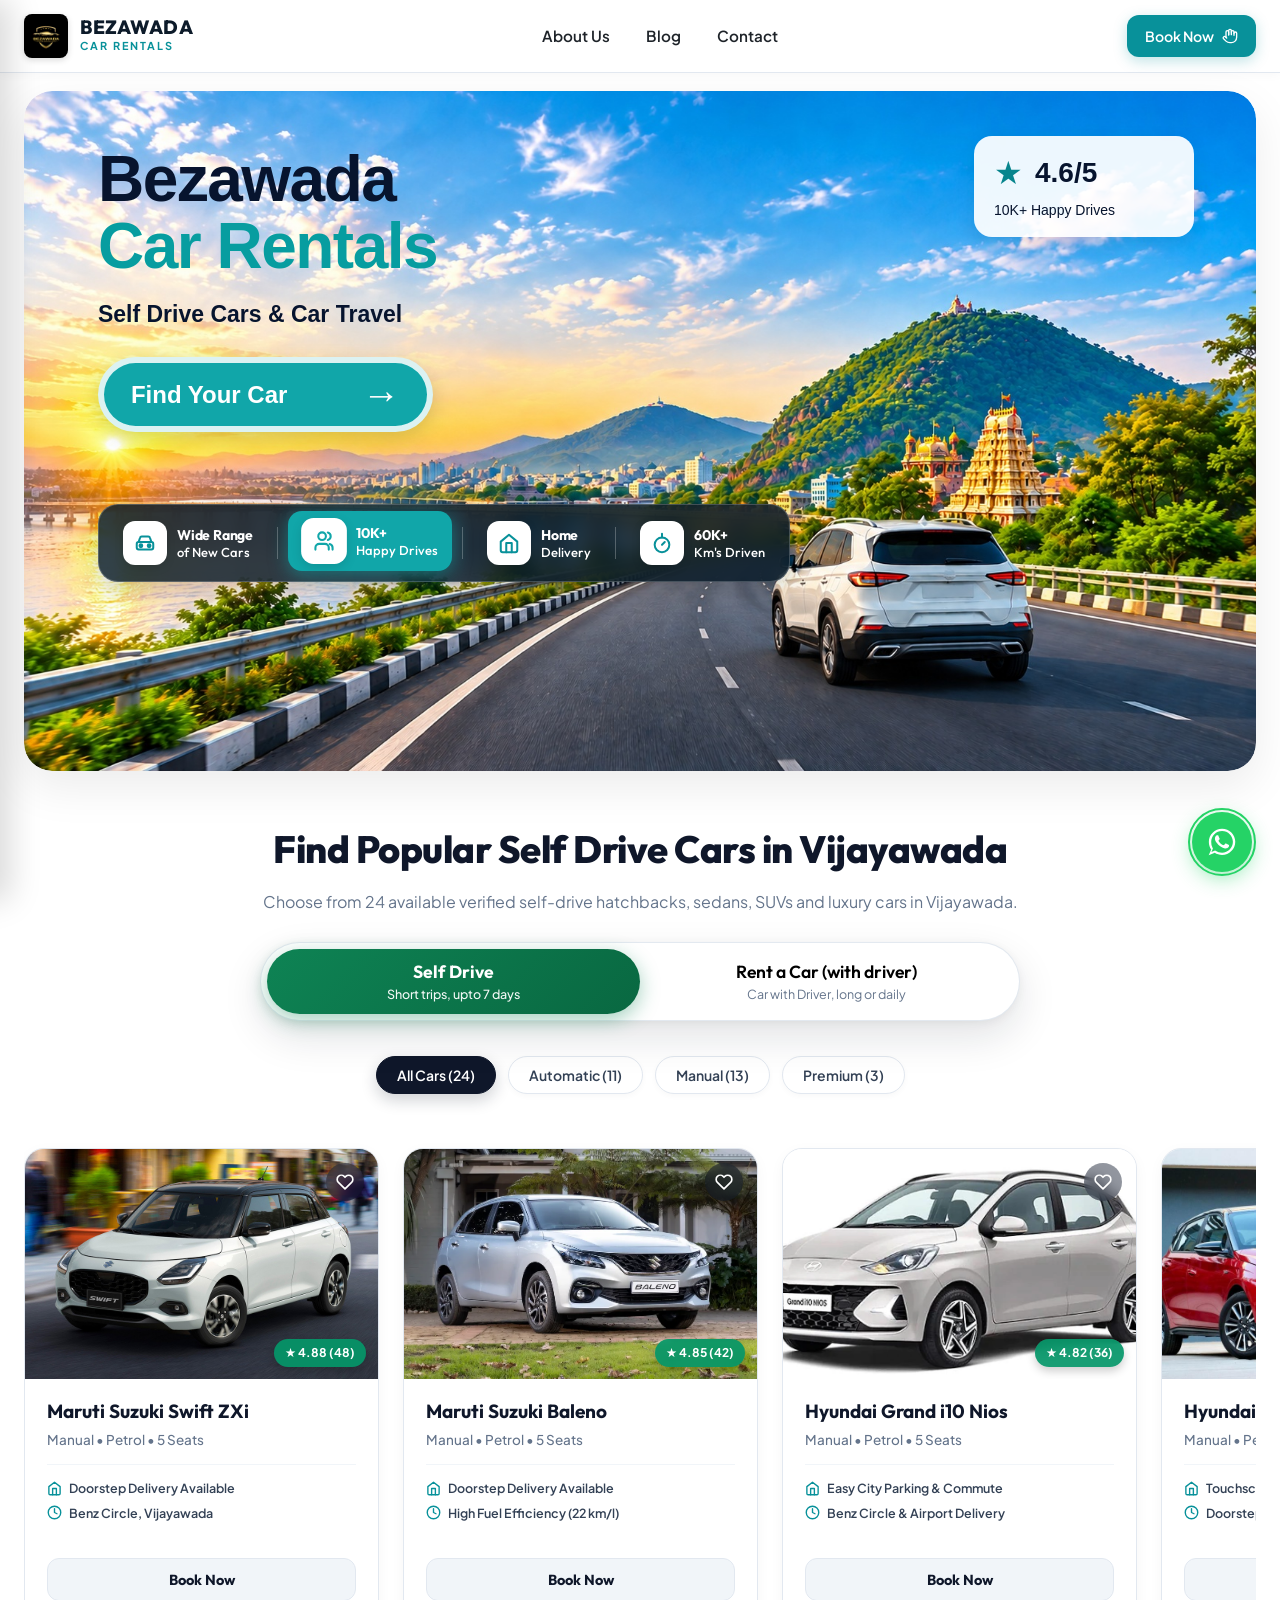
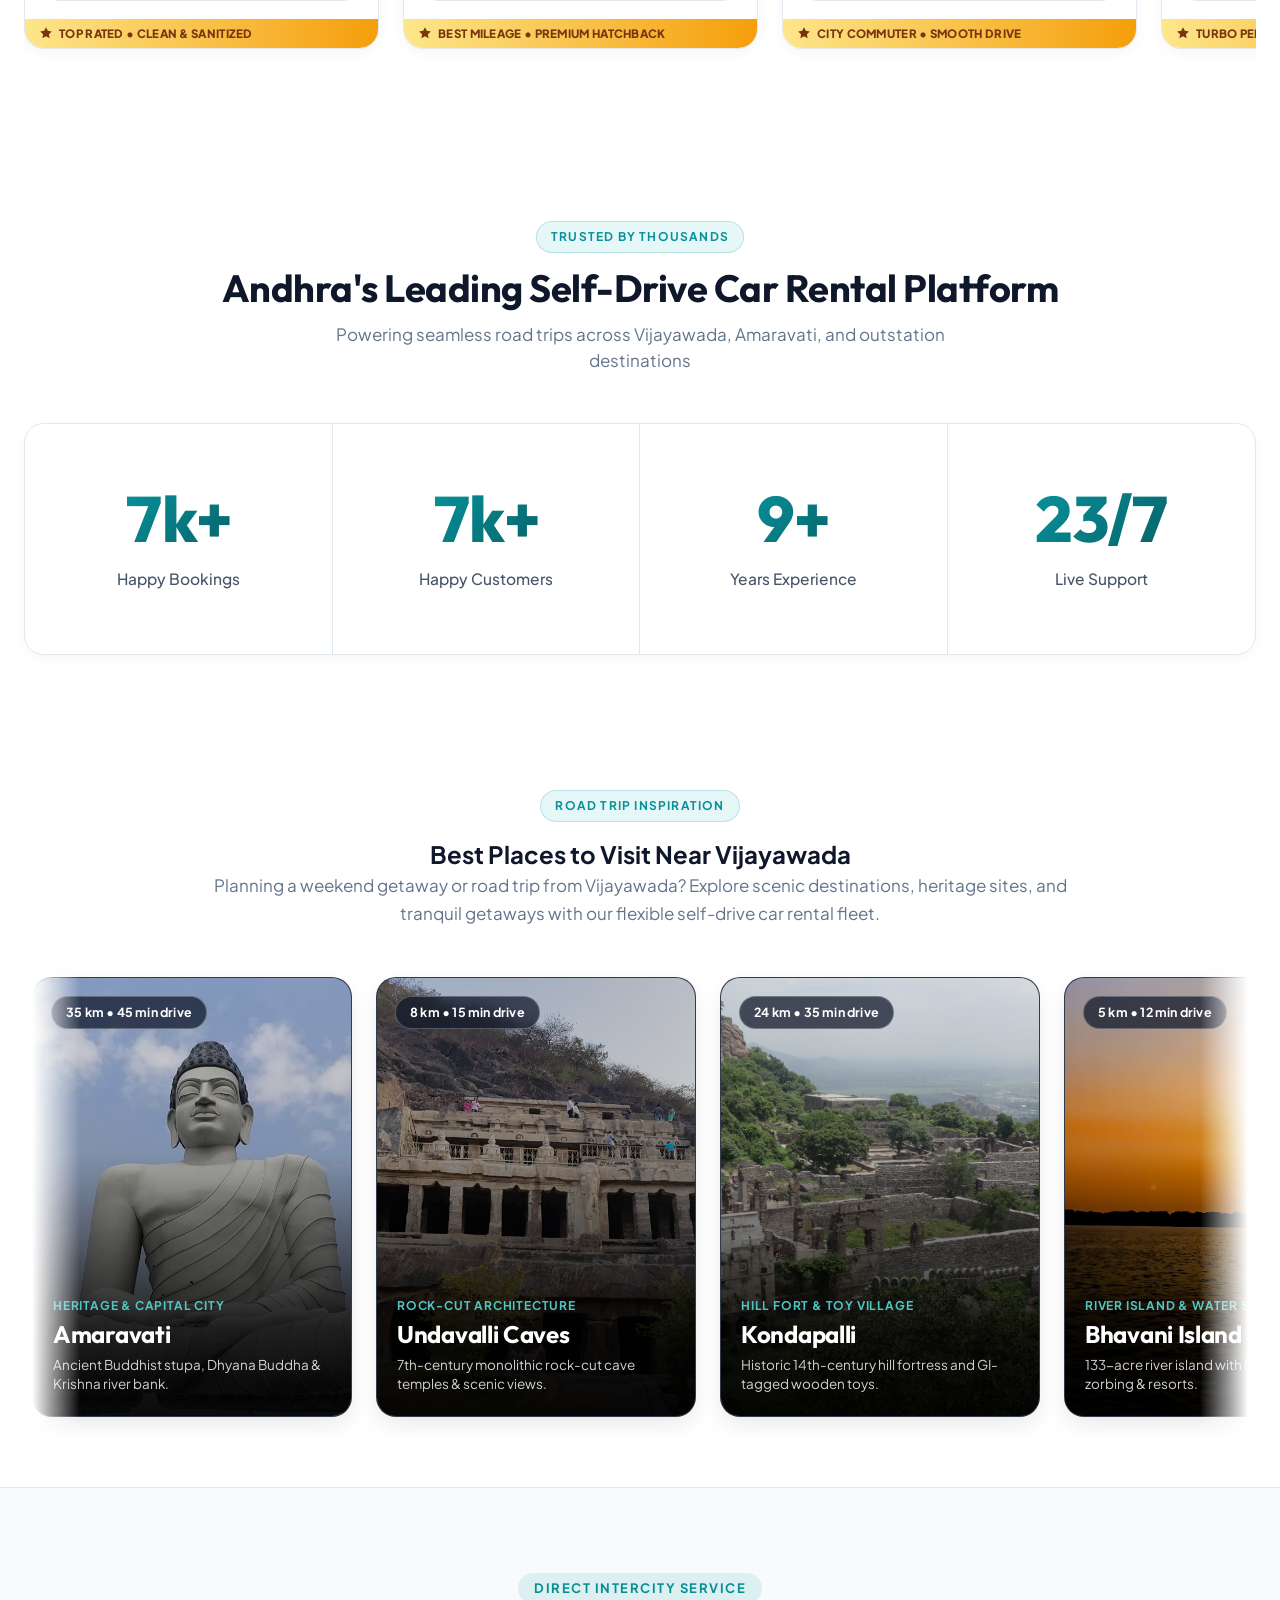
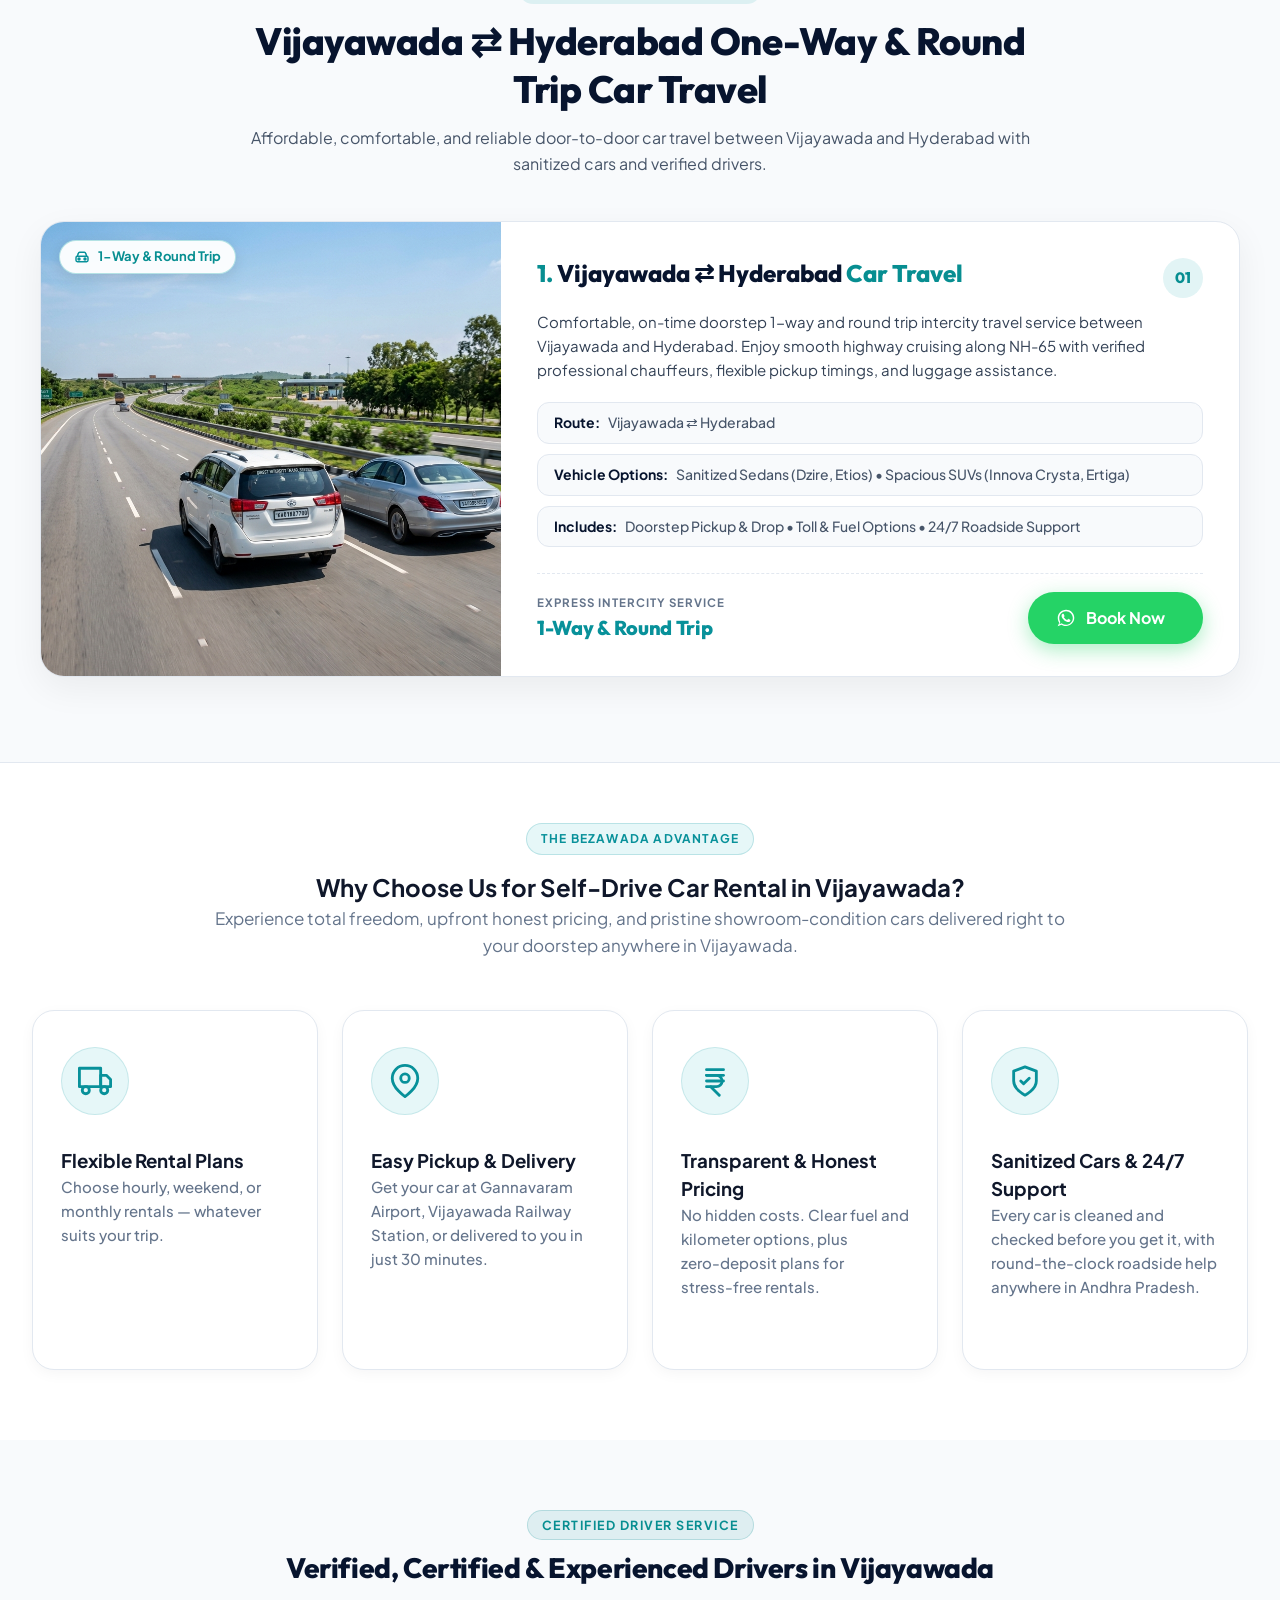
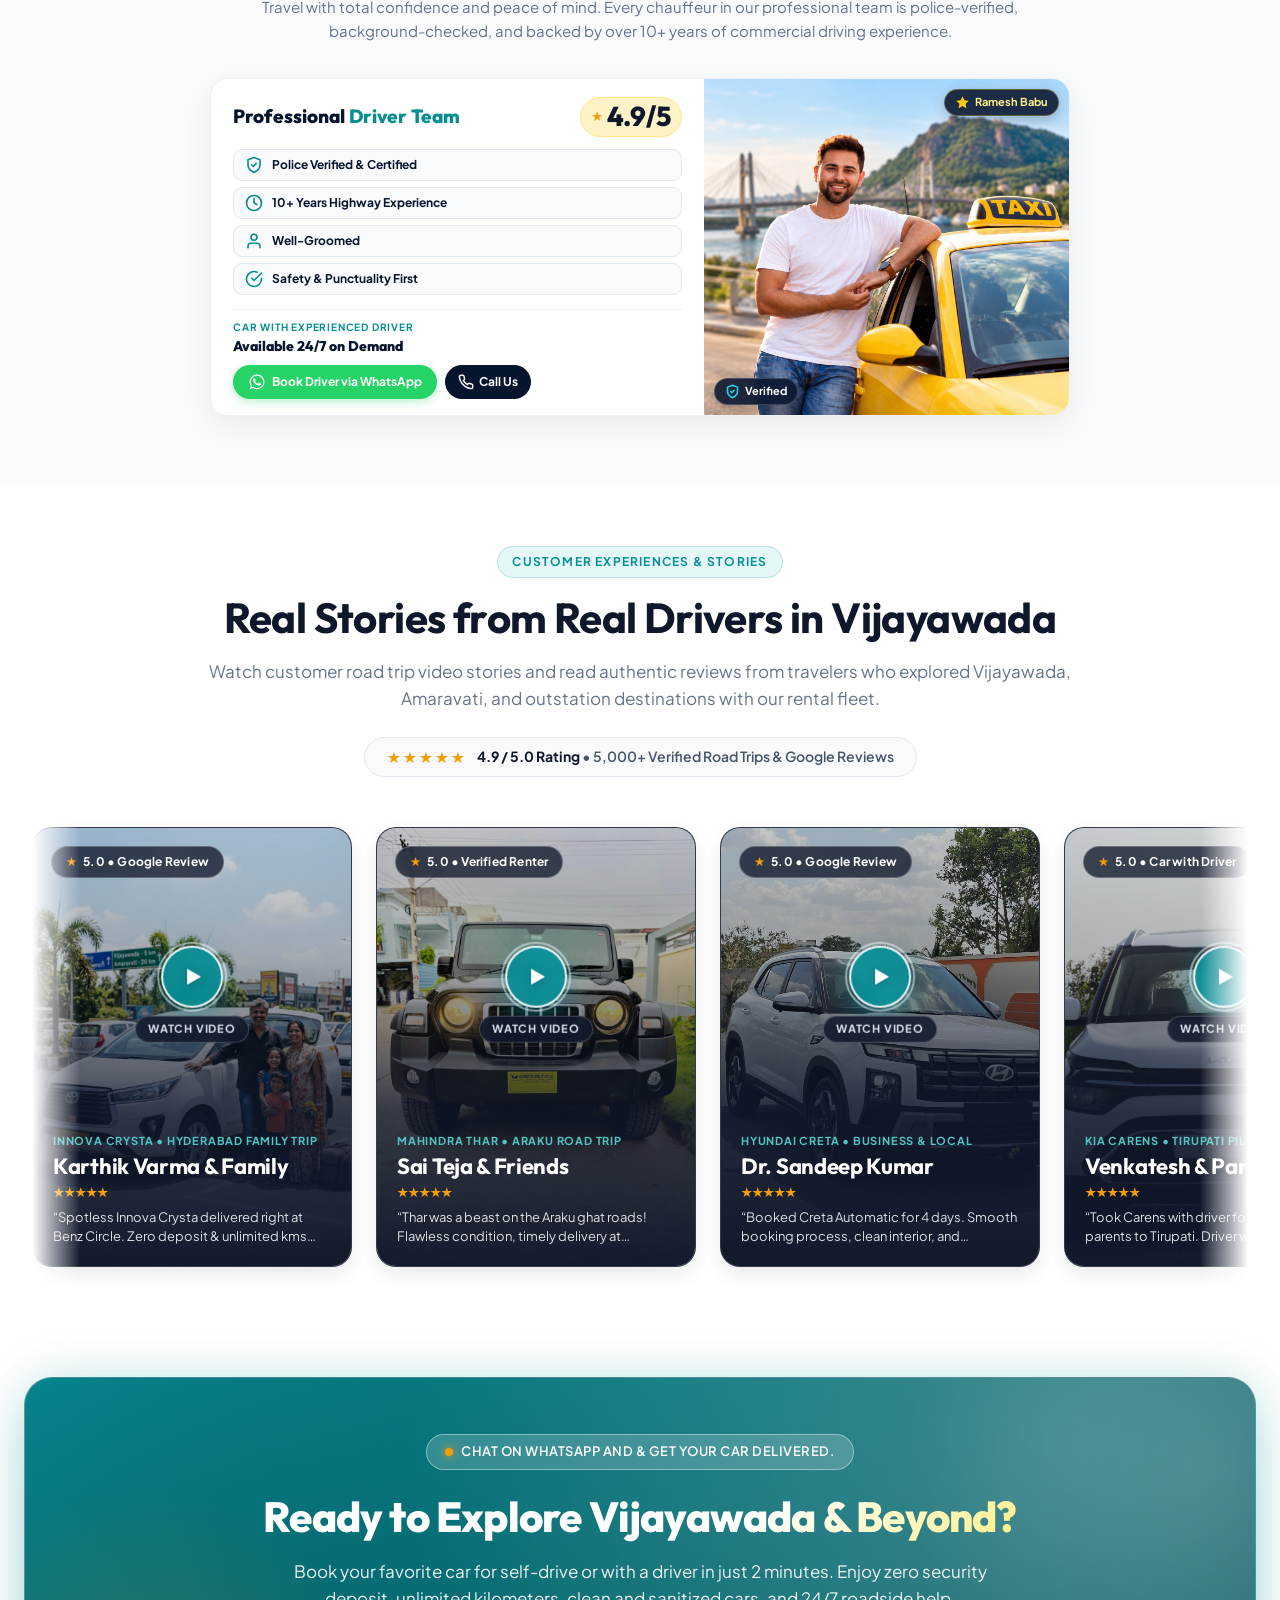
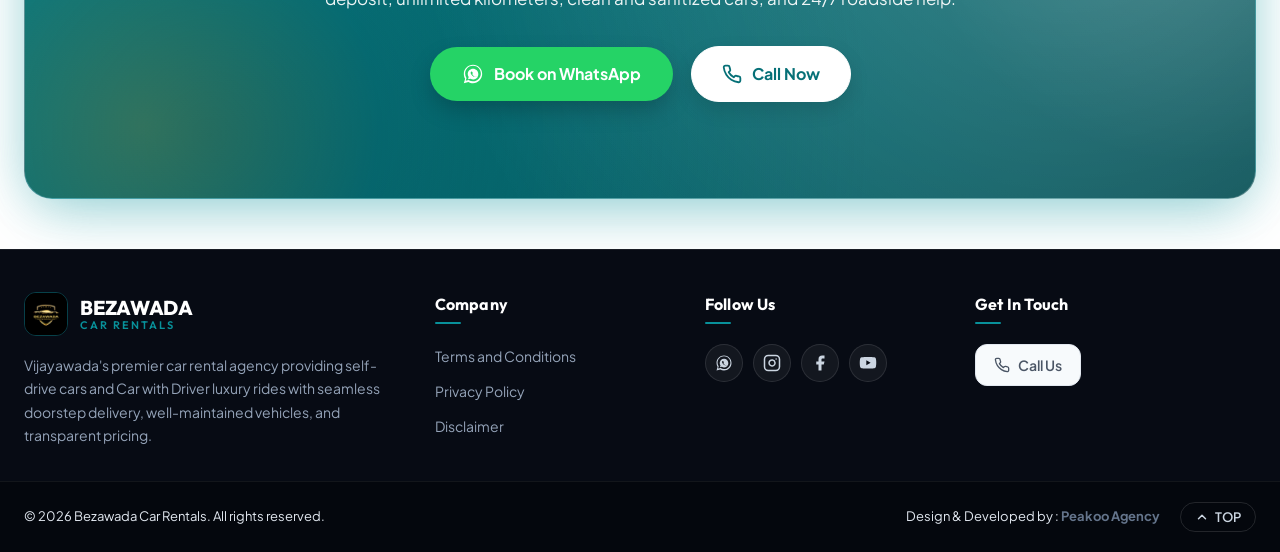
<file: index.html>
<!DOCTYPE html>
<html lang="en">

<head>
  <meta charset="UTF-8">
  <meta name="viewport" content="width=device-width, initial-scale=1.0">
  <title>Bezawada Car Rentals - Best Self Drive & Car with Driver Car Rentals Across Vijayawada</title>
  <meta name="description"
    content="Best Self Drive Car Rentals Across Vijayawada - Easy, Affordable & Flexible. Rent sanitized luxury, SUV, and hatchback cars with doorstep delivery and unlimited kms.">
  <meta name="keywords"
    content="Vijayawada car rental, self drive car Vijayawada, car rental Gannavaram airport, Bezawada car rentals, Car with Driver cars Vijayawada">

  <!-- Google Fonts: Plus Jakarta Sans & Outfit -->
  <link rel="preconnect" href="https://fonts.googleapis.com">
  <link rel="preconnect" href="https://fonts.gstatic.com" crossorigin>
  <link
    href="https://fonts.googleapis.com/css2?family=Montserrat:wght@500;600;700;800&family=Oswald:wght@600;700&family=Outfit:wght@400;500;600;700;800&family=Playfair+Display:ital,wght@1,500;1,600&family=Plus+Jakarta+Sans:wght@400;500;600;700&display=swap"
    rel="stylesheet">

  <!-- Unified Stylesheets in requested order -->
  <link rel="stylesheet" href="css/style.css?v=2.1">
  <link rel="stylesheet" href="cars_booking.css">
  <link rel="stylesheet" href="statistics.css">
  <link rel="stylesheet" href="best_places.css">
  <link rel="stylesheet" href="why_choose.css">
  <link rel="stylesheet" href="testimonials.css">
</head>

<body>

  <!-- ==========================================================================
       SECTION 1: INDEX.HTML (Site Header, Mobile Drawer, Hero Banner & Revv Showcase)
       ========================================================================== -->

  <!-- Top Navigation Header -->
  <header class="site-header">
    <div class="header-container">
      <!-- Mobile Menu Button -->
      <button class="mobile-menu-btn" id="mobileMenuBtn" aria-label="Open navigation menu">
        <svg viewBox="0 0 24 24" width="24" height="24" stroke="currentColor" stroke-width="2" fill="none"
          stroke-linecap="round" stroke-linejoin="round">
          <line x1="3" y1="12" x2="21" y2="12"></line>
          <line x1="3" y1="6" x2="21" y2="6"></line>
          <line x1="3" y1="18" x2="21" y2="18"></line>
        </svg>
      </button>

      <!-- Brand Logo -->
      <a href="index.html" class="brand-logo">
        <img src="logo/logo.jpeg" alt="Bezawada Car Rentals" class="logo-img">
        <div class="brand-text">
          <span class="brand-name">BEZAWADA</span>
          <span class="brand-sub">CAR RENTALS</span>
        </div>
      </a>

      <!-- Desktop Navigation Menu -->
      <nav class="desktop-nav">
        <a href="about.html" class="nav-link">About Us</a>
        <a href="blog.html" class="nav-link">Blog</a>
        <a href="contact.html" class="nav-link">Contact</a>

      </nav>

      <!-- Header Right CTA Buttons -->
      <div class="header-actions">


        <button type="button" class="action-btn login-btn" onclick="scrollToBooking()">
          <span>Book Now</span>
          <svg viewBox="0 0 24 24" width="16" height="16" stroke="currentColor" stroke-width="2" fill="none"
            stroke-linecap="round" stroke-linejoin="round">
            <path d="M18 11V6a2 2 0 0 0-2-2a2 2 0 0 0-2 2" />
            <path d="M14 10V4a2 2 0 0 0-2-2a2 2 0 0 0-2 2v6" />
            <path d="M10 10.5V6a2 2 0 0 0-2-2a2 2 0 0 0-2 2v8" />
            <path
              d="M18 8a2 2 0 1 1 4 0v6a8 8 0 0 1-8 8h-2c-2.8 0-4.5-.86-5.99-2.34l-3.6-3.6a2 2 0 0 1 2.83-2.82L7 15" />
          </svg>

        </button>
      </div>
    </div>
  </header>

  <!-- Mobile Drawer Menu -->
  <div class="mobile-drawer" id="mobileDrawer">
    <div class="mobile-drawer-header">
      <div class="brand-logo">
        <img src="logo/logo.jpeg" alt="Bezawada Car Rentals" class="logo-img">
        <span class="brand-name">BEZAWADA CARS</span>
      </div>
      <button class="drawer-close-btn" id="drawerCloseBtn" aria-label="Close menu">&times;</button>
    </div>
    <div class="mobile-drawer-body">
      <a href="#searchWidget" class="drawer-link" onclick="scrollToBooking()">Book a Car</a>

      <a href="about.html" class="drawer-link">About Us</a>
      <a href="blog.html" class="drawer-link">Blog</a>
      <a href="contact.html" class="drawer-link">Contact </a>


    </div>
  </div>

  <!-- =====================================
       HERO SECTION
       ===================================== -->
  <section class="hero" id="hero">

    <!-- Background Image -->
    <div class="hero-bg"></div>

    <!-- =================================
         MAIN CONTENT
    ================================== -->
    <div class="hero-content">

      <!-- LEFT TEXT -->
      <div class="hero-text">

        <h1 class="hero-title">
          <span class="line-one">Bezawada</span>
          <span class="line-two">Car Rentals</span>
        </h1>

        <h2 class="location-title"></h2>

        <div class="hero-description">
          <strong>Self Drive Cars & Car Travel</strong>
        </div>

        <!-- BUTTON -->
        <a href="#cars" class="find-car" onclick="scrollToBooking()">
          <span>Find Your Car</span>
          <span class="find-car-arrow">→</span>
        </a>

        <br><br><br>

        <!-- =========================================
             STATS (Immediately Below Find Your Car Button)
             All 4 Visible with Revv-Style Highlight Cycle
             ========================================= -->
        <div class="hero-stats-strip" id="heroStatsStrip">
          <div class="hero-stat-pill is-active" data-index="0">
            <div class="hero-stat-icon">
              <svg viewBox="0 0 24 24" width="22" height="22" fill="none" stroke="currentColor" stroke-width="2.2"
                stroke-linecap="round" stroke-linejoin="round">
                <path d="M5 11l1.5-4.5A2 2 0 0 1 8.4 5h7.2a2 2 0 0 1 1.9 1.5L19 11" />
                <rect x="3" y="11" width="18" height="8" rx="2" />
                <circle cx="7.5" cy="15" r="1.5" fill="currentColor" />
                <circle cx="16.5" cy="15" r="1.5" fill="currentColor" />
              </svg>
            </div>
            <div class="hero-stat-info">
              <strong>Wide Range</strong>
              <span>of New Cars</span>
            </div>
          </div>

          <div class="hero-stat-divider"></div>

          <div class="hero-stat-pill" data-index="1">
            <div class="hero-stat-icon">
              <svg viewBox="0 0 24 24" width="22" height="22" fill="none" stroke="currentColor" stroke-width="2.2"
                stroke-linecap="round" stroke-linejoin="round">
                <path d="M17 21v-2a4 4 0 0 0-4-4H7a4 4 0 0 0-4 4v2" />
                <circle cx="10" cy="7" r="4" />
                <path d="M21 21v-2a4 4 0 0 0-3-3.85" />
                <path d="M16 3.13a4 4 0 0 1 0 7.75" />
              </svg>
            </div>
            <div class="hero-stat-info">
              <strong>10K+</strong>
              <span>Happy Drives</span>
            </div>
          </div>

          <div class="hero-stat-divider"></div>

          <div class="hero-stat-pill" data-index="2">
            <div class="hero-stat-icon">
              <svg viewBox="0 0 24 24" width="22" height="22" fill="none" stroke="currentColor" stroke-width="2.2"
                stroke-linecap="round" stroke-linejoin="round">
                <path d="M3 10.5L12 3l9 7.5V20a2 2 0 0 1-2 2H5a2 2 0 0 1-2-2z" />
                <polyline points="9 22 9 12 15 12 15 22" />
              </svg>
            </div>
            <div class="hero-stat-info">
              <strong>Home</strong>
              <span>Delivery</span>
            </div>
          </div>

          <div class="hero-stat-divider"></div>

          <div class="hero-stat-pill" data-index="3">
            <div class="hero-stat-icon">
              <svg viewBox="0 0 24 24" width="22" height="22" fill="none" stroke="currentColor" stroke-width="2.2"
                stroke-linecap="round" stroke-linejoin="round">
                <circle cx="12" cy="14" r="8" />
                <line x1="12" y1="2" x2="12" y2="6" />
                <line x1="12" y1="14" x2="15" y2="11" />
              </svg>
            </div>
            <div class="hero-stat-info">
              <strong>60K+</strong>
              <span>Km's Driven</span>
            </div>
          </div>
        </div>

      </div>

      <!-- =================================
           RATING
      ================================== -->
      <div class="rating">
        <div class="rating-main">
          <span class="rating-star">★</span>
          <span class="rating-number">4.6/5</span>
        </div>
        <div class="rating-subtitle">10K+ Happy Drives</div>
      </div>

    </div>

  </section>
  <div id="cars"></div>

  <!-- ==========================================================================
       SECTION 2: CAR BOOKING.HTML (2-Option Zoomcar Switcher + Search + Popular Cars Horizontal Slider)
       ========================================================================== -->
  <div class="page-wrapper" id="bookingPageWrapper">

    <!-- 1. Two Action Buttons below Hero Section (Revv Style Floating Capsule Pill) -->


    <!-- 2. Popular Cars Section (Horizontal Single-Line Slider) -->
    <section class="cars-section is-active" id="popularCarsSection">

      <div class="cars-header">
        <h2 id="popularCarsHeading">Find Popular Self Drive Cars in Vijayawada</h2>
        <p id="popularCarsSubtitle">Choose from 24 available verified self-drive hatchbacks, sedans, SUVs and luxury
          cars in Vijayawada.</p>
        <br>
        <br><br>
        <div class="hero-action-tabs-container" id="searchWidget" role="tablist">
          <div class="hero-action-tabs-card" id="heroTabsCard">
            <div class="tab-sliding-glider" id="heroTabGlider"></div>
            <button class="revv-tab-btn active" id="tabSelfDrive" type="button" role="tab" aria-selected="true"
              onclick="setBookingMode('Self Drive')">
              <span class="revv-tab-title">Self Drive</span>
              <span class="revv-tab-sub">Short trips, upto 7 days</span>
            </button>
            <button class="revv-tab-btn" id="tabWithDriver" type="button" role="tab" aria-selected="false"
              onclick="setBookingMode('With Driver'); scrollToBooking();">
              <span class="revv-tab-title">Rent a Car (with driver)</span>
              <span class="revv-tab-sub">Car with Driver, long or daily</span>
            </button>
          </div>
        </div>

        <!-- Category Filter Pills for Self Drive -->
        <div class="filter-pills-bar filter-pills-row" id="selfDriveFilterPills" role="tablist">
          <button class="filter-pill active" data-category="all" type="button">All Cars (24)</button>
          <button class="filter-pill" data-category="automatic" type="button">Automatic (11)</button>
          <button class="filter-pill" data-category="manual" type="button">Manual (13)</button>
          <button class="filter-pill" data-category="prime" type="button">Premium (3)</button>
        </div>

        <!-- Category Filter Pills for Driver Packages -->
        <div class="filter-pills-bar filter-pills-row" id="driverFilterPills" role="tablist" style="display: none;">
          <button class="filter-pill active" data-category="all" type="button">All Driver Packages (4)</button>
          <button class="filter-pill" data-category="sedan" type="button">Sedan (Dzire / City)</button>
          <button class="filter-pill" data-category="muv" type="button">7-Seater MUV (Ertiga / Carens / Crysta)</button>
        </div>
      </div>

      <!-- Single Line Cars Slider Container -->
      <div class="cars-slider-wrapper">

        <!-- 1. All 24 Self Drive Cars Single-Line Track -->
        <div class="cars-slider-track" id="carsSliderTrack">

          <!-- 1. Maruti Suzuki Swift ZXi -->
          <div class="car-card" data-category="hatchback home-delivery manual" tabindex="0">
            <div class="card-media">
              <img src="cars/SWIFT.jpeg" alt="Maruti Suzuki Swift ZXi" class="img-align-swift" loading="lazy">
              <button class="btn-wishlist" type="button" aria-label="Add to wishlist"
                onclick="toggleWishlist(this, event)">
                <svg viewBox="0 0 24 24" width="18" height="18" fill="none" stroke="currentColor" stroke-width="2.2"
                  stroke-linecap="round" stroke-linejoin="round">
                  <path
                    d="M20.84 4.61a5.5 5.5 0 0 0-7.78 0L12 5.67l-1.06-1.06a5.5 5.5 0 0 0-7.78 7.78l1.06 1.06L12 21.23l7.78-7.78 1.06-1.06a5.5 5.5 0 0 0 0-7.78z" />
                </svg>
              </button>
              <div class="card-rating-badge rating-green">
                ★ 4.88 (48)
              </div>
            </div>
            <div class="card-body">
              <h3 class="car-title">Maruti Suzuki Swift ZXi</h3>
              <div class="car-specs">Manual • Petrol • 5 Seats</div>
              <div class="card-perks">
                <div class="perk-item">
                  <svg viewBox="0 0 24 24" width="15" height="15" fill="none" stroke="currentColor" stroke-width="2.2"
                    stroke-linecap="round" stroke-linejoin="round">
                    <path d="M3 9l9-7 9 7v11a2 2 0 0 1-2 2H5a2 2 0 0 1-2-2z"></path>
                    <polyline points="9 22 9 12 15 12 15 22"></polyline>
                  </svg>
                  <span>Doorstep Delivery Available</span>
                </div>
                <div class="perk-item">
                  <svg viewBox="0 0 24 24" width="15" height="15" fill="none" stroke="currentColor" stroke-width="2.2"
                    stroke-linecap="round" stroke-linejoin="round">
                    <circle cx="12" cy="12" r="10"></circle>
                    <polyline points="12 6 12 12 16 14"></polyline>
                  </svg>
                  <span>Benz Circle, Vijayawada</span>
                </div>
              </div>
              <div class="card-action">
                <button class="btn-book-card" type="button"
                  onclick="bookCar('Maruti Suzuki Swift ZXi', 'Manual • Petrol • 5 Seats')">Book Now</button>
              </div>
            </div>
            <div class="host-badge-bar">
              <svg viewBox="0 0 24 24" width="14" height="14" fill="currentColor">
                <path
                  d="M12 2l3.09 6.26L22 9.27l-5 4.87 1.18 6.88L12 17.77l-6.18 3.25L7 14.14 2 9.27l6.91-1.01L12 2z" />
              </svg>
              Top Rated • Clean &amp; Sanitized
            </div>
          </div>

          <!-- 2. Maruti Suzuki Baleno -->
          <div class="car-card" data-category="hatchback home-delivery manual" tabindex="0">
            <div class="card-media">
              <img src="cars/Baleno.jpeg" alt="Maruti Suzuki Baleno" class="img-align-baleno" loading="lazy">
              <button class="btn-wishlist" type="button" aria-label="Add to wishlist"
                onclick="toggleWishlist(this, event)">
                <svg viewBox="0 0 24 24" width="18" height="18" fill="none" stroke="currentColor" stroke-width="2.2"
                  stroke-linecap="round" stroke-linejoin="round">
                  <path
                    d="M20.84 4.61a5.5 5.5 0 0 0-7.78 0L12 5.67l-1.06-1.06a5.5 5.5 0 0 0-7.78 7.78l1.06 1.06L12 21.23l7.78-7.78 1.06-1.06a5.5 5.5 0 0 0 0-7.78z" />
                </svg>
              </button>
              <div class="card-rating-badge rating-green">
                ★ 4.85 (42)
              </div>
            </div>
            <div class="card-body">
              <h3 class="car-title">Maruti Suzuki Baleno</h3>
              <div class="car-specs">Manual • Petrol • 5 Seats</div>
              <div class="card-perks">
                <div class="perk-item">
                  <svg viewBox="0 0 24 24" width="15" height="15" fill="none" stroke="currentColor" stroke-width="2.2"
                    stroke-linecap="round" stroke-linejoin="round">
                    <path d="M3 9l9-7 9 7v11a2 2 0 0 1-2 2H5a2 2 0 0 1-2-2z"></path>
                    <polyline points="9 22 9 12 15 12 15 22"></polyline>
                  </svg>
                  <span>Doorstep Delivery Available</span>
                </div>
                <div class="perk-item">
                  <svg viewBox="0 0 24 24" width="15" height="15" fill="none" stroke="currentColor" stroke-width="2.2"
                    stroke-linecap="round" stroke-linejoin="round">
                    <circle cx="12" cy="12" r="10"></circle>
                    <polyline points="12 6 12 12 16 14"></polyline>
                  </svg>
                  <span>High Fuel Efficiency (22 km/l)</span>
                </div>
              </div>
              <div class="card-action">
                <button class="btn-book-card" type="button"
                  onclick="bookCar('Maruti Suzuki Baleno', 'Manual • Petrol • 5 Seats')">Book Now</button>
              </div>
            </div>
            <div class="host-badge-bar">
              <svg viewBox="0 0 24 24" width="14" height="14" fill="currentColor">
                <path
                  d="M12 2l3.09 6.26L22 9.27l-5 4.87 1.18 6.88L12 17.77l-6.18 3.25L7 14.14 2 9.27l6.91-1.01L12 2z" />
              </svg>
              Best Mileage • Premium Hatchback
            </div>
          </div>

          <!-- 3. Hyundai Grand i10 Nios -->
          <div class="car-card" data-category="hatchback home-delivery manual" tabindex="0">
            <div class="card-media">
              <img src="cars/i10_grand.jpeg" alt="Hyundai Grand i10 Nios" class="" loading="lazy">
              <button class="btn-wishlist" type="button" aria-label="Add to wishlist"
                onclick="toggleWishlist(this, event)">
                <svg viewBox="0 0 24 24" width="18" height="18" fill="none" stroke="currentColor" stroke-width="2.2"
                  stroke-linecap="round" stroke-linejoin="round">
                  <path
                    d="M20.84 4.61a5.5 5.5 0 0 0-7.78 0L12 5.67l-1.06-1.06a5.5 5.5 0 0 0-7.78 7.78l1.06 1.06L12 21.23l7.78-7.78 1.06-1.06a5.5 5.5 0 0 0 0-7.78z" />
                </svg>
              </button>
              <div class="card-rating-badge rating-green">
                ★ 4.82 (36)
              </div>
            </div>
            <div class="card-body">
              <h3 class="car-title">Hyundai Grand i10 Nios</h3>
              <div class="car-specs">Manual • Petrol • 5 Seats</div>
              <div class="card-perks">
                <div class="perk-item">
                  <svg viewBox="0 0 24 24" width="15" height="15" fill="none" stroke="currentColor" stroke-width="2.2"
                    stroke-linecap="round" stroke-linejoin="round">
                    <path d="M3 9l9-7 9 7v11a2 2 0 0 1-2 2H5a2 2 0 0 1-2-2z"></path>
                    <polyline points="9 22 9 12 15 12 15 22"></polyline>
                  </svg>
                  <span>Easy City Parking &amp; Commute</span>
                </div>
                <div class="perk-item">
                  <svg viewBox="0 0 24 24" width="15" height="15" fill="none" stroke="currentColor" stroke-width="2.2"
                    stroke-linecap="round" stroke-linejoin="round">
                    <circle cx="12" cy="12" r="10"></circle>
                    <polyline points="12 6 12 12 16 14"></polyline>
                  </svg>
                  <span>Benz Circle &amp; Airport Delivery</span>
                </div>
              </div>
              <div class="card-action">
                <button class="btn-book-card" type="button"
                  onclick="bookCar('Hyundai Grand i10 Nios', 'Manual • Petrol • 5 Seats')">Book Now</button>
              </div>
            </div>
            <div class="host-badge-bar">
              <svg viewBox="0 0 24 24" width="14" height="14" fill="currentColor">
                <path
                  d="M12 2l3.09 6.26L22 9.27l-5 4.87 1.18 6.88L12 17.77l-6.18 3.25L7 14.14 2 9.27l6.91-1.01L12 2z" />
              </svg>
              City Commuter • Smooth Drive
            </div>
          </div>

          <!-- 4. Hyundai i20 Sportz -->
          <div class="car-card" data-category="hatchback home-delivery manual" tabindex="0">
            <div class="card-media">
              <img src="cars/I20.jpeg" alt="Hyundai i20 Sportz" class="" loading="lazy">
              <button class="btn-wishlist" type="button" aria-label="Add to wishlist"
                onclick="toggleWishlist(this, event)">
                <svg viewBox="0 0 24 24" width="18" height="18" fill="none" stroke="currentColor" stroke-width="2.2"
                  stroke-linecap="round" stroke-linejoin="round">
                  <path
                    d="M20.84 4.61a5.5 5.5 0 0 0-7.78 0L12 5.67l-1.06-1.06a5.5 5.5 0 0 0-7.78 7.78l1.06 1.06L12 21.23l7.78-7.78 1.06-1.06a5.5 5.5 0 0 0 0-7.78z" />
                </svg>
              </button>
              <div class="card-rating-badge rating-green">
                ★ 4.87 (40)
              </div>
            </div>
            <div class="card-body">
              <h3 class="car-title">Hyundai i20 Sportz</h3>
              <div class="car-specs">Manual • Petrol • 5 Seats</div>
              <div class="card-perks">
                <div class="perk-item">
                  <svg viewBox="0 0 24 24" width="15" height="15" fill="none" stroke="currentColor" stroke-width="2.2"
                    stroke-linecap="round" stroke-linejoin="round">
                    <path d="M3 9l9-7 9 7v11a2 2 0 0 1-2 2H5a2 2 0 0 1-2-2z"></path>
                    <polyline points="9 22 9 12 15 12 15 22"></polyline>
                  </svg>
                  <span>Touchscreen Infotainment &amp; Apple CarPlay</span>
                </div>
                <div class="perk-item">
                  <svg viewBox="0 0 24 24" width="15" height="15" fill="none" stroke="currentColor" stroke-width="2.2"
                    stroke-linecap="round" stroke-linejoin="round">
                    <circle cx="12" cy="12" r="10"></circle>
                    <polyline points="12 6 12 12 16 14"></polyline>
                  </svg>
                  <span>Doorstep Delivery Available</span>
                </div>
              </div>
              <div class="card-action">
                <button class="btn-book-card" type="button"
                  onclick="bookCar('Hyundai i20 Sportz', 'Manual • Petrol • 5 Seats')">Book Now</button>
              </div>
            </div>
            <div class="host-badge-bar">
              <svg viewBox="0 0 24 24" width="14" height="14" fill="currentColor">
                <path
                  d="M12 2l3.09 6.26L22 9.27l-5 4.87 1.18 6.88L12 17.77l-6.18 3.25L7 14.14 2 9.27l6.91-1.01L12 2z" />
              </svg>
              Turbo Performance • Stylish Hatch
            </div>
          </div>

          <!-- 5. Hyundai Aura -->
          <div class="car-card" data-category="sedan home-delivery manual" tabindex="0">
            <div class="card-media">
              <img src="cars/HYUNDAI AURA.jpeg" alt="Hyundai Aura" class="" loading="lazy">
              <button class="btn-wishlist" type="button" aria-label="Add to wishlist"
                onclick="toggleWishlist(this, event)">
                <svg viewBox="0 0 24 24" width="18" height="18" fill="none" stroke="currentColor" stroke-width="2.2"
                  stroke-linecap="round" stroke-linejoin="round">
                  <path
                    d="M20.84 4.61a5.5 5.5 0 0 0-7.78 0L12 5.67l-1.06-1.06a5.5 5.5 0 0 0-7.78 7.78l1.06 1.06L12 21.23l7.78-7.78 1.06-1.06a5.5 5.5 0 0 0 0-7.78z" />
                </svg>
              </button>
              <div class="card-rating-badge rating-green">
                ★ 4.84 (38)
              </div>
            </div>
            <div class="card-body">
              <h3 class="car-title">Hyundai Aura</h3>
              <div class="car-specs">Manual • Petrol • 5 Seats</div>
              <div class="card-perks">
                <div class="perk-item">
                  <svg viewBox="0 0 24 24" width="15" height="15" fill="none" stroke="currentColor" stroke-width="2.2"
                    stroke-linecap="round" stroke-linejoin="round">
                    <path d="M3 9l9-7 9 7v11a2 2 0 0 1-2 2H5a2 2 0 0 1-2-2z"></path>
                    <polyline points="9 22 9 12 15 12 15 22"></polyline>
                  </svg>
                  <span>Huge 402L Trunk Space</span>
                </div>
                <div class="perk-item">
                  <svg viewBox="0 0 24 24" width="15" height="15" fill="none" stroke="currentColor" stroke-width="2.2"
                    stroke-linecap="round" stroke-linejoin="round">
                    <circle cx="12" cy="12" r="10"></circle>
                    <polyline points="12 6 12 12 16 14"></polyline>
                  </svg>
                  <span>Highway Long Trip Ready</span>
                </div>
              </div>
              <div class="card-action">
                <button class="btn-book-card" type="button"
                  onclick="bookCar('Hyundai Aura', 'Manual • Petrol • 5 Seats')">Book Now</button>
              </div>
            </div>
            <div class="host-badge-bar">
              <svg viewBox="0 0 24 24" width="14" height="14" fill="currentColor">
                <path
                  d="M12 2l3.09 6.26L22 9.27l-5 4.87 1.18 6.88L12 17.77l-6.18 3.25L7 14.14 2 9.27l6.91-1.01L12 2z" />
              </svg>
              Spacious Trunk • Family Sedan
            </div>
          </div>

          <!-- 6. Maruti Suzuki Dzire -->
          <div class="car-card" data-category="sedan home-delivery manual" tabindex="0">
            <div class="card-media">
              <img src="cars/SEDAN.jpeg" alt="Maruti Suzuki Dzire" class="" loading="lazy">
              <button class="btn-wishlist" type="button" aria-label="Add to wishlist"
                onclick="toggleWishlist(this, event)">
                <svg viewBox="0 0 24 24" width="18" height="18" fill="none" stroke="currentColor" stroke-width="2.2"
                  stroke-linecap="round" stroke-linejoin="round">
                  <path
                    d="M20.84 4.61a5.5 5.5 0 0 0-7.78 0L12 5.67l-1.06-1.06a5.5 5.5 0 0 0-7.78 7.78l1.06 1.06L12 21.23l7.78-7.78 1.06-1.06a5.5 5.5 0 0 0 0-7.78z" />
                </svg>
              </button>
              <div class="card-rating-badge rating-green">
                ★ 4.90 (55)
              </div>
            </div>
            <div class="card-body">
              <h3 class="car-title">Maruti Suzuki Dzire</h3>
              <div class="car-specs">Manual • Petrol • 5 Seats</div>
              <div class="card-perks">
                <div class="perk-item">
                  <svg viewBox="0 0 24 24" width="15" height="15" fill="none" stroke="currentColor" stroke-width="2.2"
                    stroke-linecap="round" stroke-linejoin="round">
                    <path d="M3 9l9-7 9 7v11a2 2 0 0 1-2 2H5a2 2 0 0 1-2-2z"></path>
                    <polyline points="9 22 9 12 15 12 15 22"></polyline>
                  </svg>
                  <span>Plush Rear Seat Comfort</span>
                </div>
                <div class="perk-item">
                  <svg viewBox="0 0 24 24" width="15" height="15" fill="none" stroke="currentColor" stroke-width="2.2"
                    stroke-linecap="round" stroke-linejoin="round">
                    <circle cx="12" cy="12" r="10"></circle>
                    <polyline points="12 6 12 12 16 14"></polyline>
                  </svg>
                  <span>Doorstep Delivery Available</span>
                </div>
              </div>
              <div class="card-action">
                <button class="btn-book-card" type="button"
                  onclick="bookCar('Maruti Suzuki Dzire', 'Manual • Petrol • 5 Seats')">Book Now</button>
              </div>
            </div>
            <div class="host-badge-bar">
              <svg viewBox="0 0 24 24" width="14" height="14" fill="currentColor">
                <path
                  d="M12 2l3.09 6.26L22 9.27l-5 4.87 1.18 6.88L12 17.77l-6.18 3.25L7 14.14 2 9.27l6.91-1.01L12 2z" />
              </svg>
              Top Comfort • Fuel Efficient
            </div>
          </div>

          <!-- 7. Honda City 5th Gen ZX -->
          <div class="car-card" data-category="sedan luxury home-delivery automatic" tabindex="0">
            <div class="card-media">
              <img src="cars/Honda City.jpeg" alt="Honda City 5th Gen ZX" class="img-align-city" loading="lazy">
              <button class="btn-wishlist" type="button" aria-label="Add to wishlist"
                onclick="toggleWishlist(this, event)">
                <svg viewBox="0 0 24 24" width="18" height="18" fill="none" stroke="currentColor" stroke-width="2.2"
                  stroke-linecap="round" stroke-linejoin="round">
                  <path
                    d="M20.84 4.61a5.5 5.5 0 0 0-7.78 0L12 5.67l-1.06-1.06a5.5 5.5 0 0 0-7.78 7.78l1.06 1.06L12 21.23l7.78-7.78 1.06-1.06a5.5 5.5 0 0 0 0-7.78z" />
                </svg>
              </button>
              <div class="card-rating-badge rating-gold">
                ★ 4.93 (46)
              </div>
            </div>
            <div class="card-body">
              <h3 class="car-title">Honda City 5th Gen ZX</h3>
              <div class="car-specs">Automatic (CVT) • Petrol • 5 Seats</div>
              <div class="card-perks">
                <div class="perk-item">
                  <svg viewBox="0 0 24 24" width="15" height="15" fill="none" stroke="currentColor" stroke-width="2.2"
                    stroke-linecap="round" stroke-linejoin="round">
                    <path d="M3 9l9-7 9 7v11a2 2 0 0 1-2 2H5a2 2 0 0 1-2-2z"></path>
                    <polyline points="9 22 9 12 15 12 15 22"></polyline>
                  </svg>
                  <span>Electric Sunroof &amp; Leather Seats</span>
                </div>
                <div class="perk-item">
                  <svg viewBox="0 0 24 24" width="15" height="15" fill="none" stroke="currentColor" stroke-width="2.2"
                    stroke-linecap="round" stroke-linejoin="round">
                    <circle cx="12" cy="12" r="10"></circle>
                    <polyline points="12 6 12 12 16 14"></polyline>
                  </svg>
                  <span>Doorstep Delivery Available</span>
                </div>
              </div>
              <div class="card-action">
                <button class="btn-book-card" type="button"
                  onclick="bookCar('Honda City 5th Gen ZX', 'Automatic (CVT) • Petrol • 5 Seats')">Book Now</button>
              </div>
            </div>
            <div class="host-badge-bar">
              <svg viewBox="0 0 24 24" width="14" height="14" fill="currentColor">
                <path
                  d="M12 2l3.09 6.26L22 9.27l-5 4.87 1.18 6.88L12 17.77l-6.18 3.25L7 14.14 2 9.27l6.91-1.01L12 2z" />
              </svg>
              Executive Luxury • Sunroof Edition
            </div>
          </div>

          <!-- 8. Maruti Suzuki Fronx -->
          <div class="car-card" data-category="suv home-delivery manual" tabindex="0">
            <div class="card-media">
              <img src="cars/FRONX.jpeg" alt="Maruti Suzuki Fronx" class="" loading="lazy">
              <button class="btn-wishlist" type="button" aria-label="Add to wishlist"
                onclick="toggleWishlist(this, event)">
                <svg viewBox="0 0 24 24" width="18" height="18" fill="none" stroke="currentColor" stroke-width="2.2"
                  stroke-linecap="round" stroke-linejoin="round">
                  <path
                    d="M20.84 4.61a5.5 5.5 0 0 0-7.78 0L12 5.67l-1.06-1.06a5.5 5.5 0 0 0-7.78 7.78l1.06 1.06L12 21.23l7.78-7.78 1.06-1.06a5.5 5.5 0 0 0 0-7.78z" />
                </svg>
              </button>
              <div class="card-rating-badge rating-green">
                ★ 4.86 (34)
              </div>
            </div>
            <div class="card-body">
              <h3 class="car-title">Maruti Suzuki Fronx</h3>
              <div class="car-specs">Manual • Petrol • 5 Seats</div>
              <div class="card-perks">
                <div class="perk-item">
                  <svg viewBox="0 0 24 24" width="15" height="15" fill="none" stroke="currentColor" stroke-width="2.2"
                    stroke-linecap="round" stroke-linejoin="round">
                    <path d="M3 9l9-7 9 7v11a2 2 0 0 1-2 2H5a2 2 0 0 1-2-2z"></path>
                    <polyline points="9 22 9 12 15 12 15 22"></polyline>
                  </svg>
                  <span>190mm High Ground Clearance</span>
                </div>
                <div class="perk-item">
                  <svg viewBox="0 0 24 24" width="15" height="15" fill="none" stroke="currentColor" stroke-width="2.2"
                    stroke-linecap="round" stroke-linejoin="round">
                    <circle cx="12" cy="12" r="10"></circle>
                    <polyline points="12 6 12 12 16 14"></polyline>
                  </svg>
                  <span>Doorstep Delivery Available</span>
                </div>
              </div>
              <div class="card-action">
                <button class="btn-book-card" type="button"
                  onclick="bookCar('Maruti Suzuki Fronx', 'Manual • Petrol • 5 Seats')">Book Now</button>
              </div>
            </div>
            <div class="host-badge-bar">
              <svg viewBox="0 0 24 24" width="14" height="14" fill="currentColor">
                <path
                  d="M12 2l3.09 6.26L22 9.27l-5 4.87 1.18 6.88L12 17.77l-6.18 3.25L7 14.14 2 9.27l6.91-1.01L12 2z" />
              </svg>
              Smart Hybrid • Coupe SUV
            </div>
          </div>

          <!-- 9. Maruti Suzuki Fronx AMT -->
          <div class="car-card" data-category="suv home-delivery automatic" tabindex="0">
            <div class="card-media">
              <img src="cars/FRONX AMT.jpeg" alt="Maruti Suzuki Fronx AMT" class="" loading="lazy">
              <button class="btn-wishlist" type="button" aria-label="Add to wishlist"
                onclick="toggleWishlist(this, event)">
                <svg viewBox="0 0 24 24" width="18" height="18" fill="none" stroke="currentColor" stroke-width="2.2"
                  stroke-linecap="round" stroke-linejoin="round">
                  <path
                    d="M20.84 4.61a5.5 5.5 0 0 0-7.78 0L12 5.67l-1.06-1.06a5.5 5.5 0 0 0-7.78 7.78l1.06 1.06L12 21.23l7.78-7.78 1.06-1.06a5.5 5.5 0 0 0 0-7.78z" />
                </svg>
              </button>
              <div class="card-rating-badge rating-green">
                ★ 4.88 (39)
              </div>
            </div>
            <div class="card-body">
              <h3 class="car-title">Maruti Suzuki Fronx AMT</h3>
              <div class="car-specs">Automatic (AGS) • Petrol • 5 Seats</div>
              <div class="card-perks">
                <div class="perk-item">
                  <svg viewBox="0 0 24 24" width="15" height="15" fill="none" stroke="currentColor" stroke-width="2.2"
                    stroke-linecap="round" stroke-linejoin="round">
                    <path d="M3 9l9-7 9 7v11a2 2 0 0 1-2 2H5a2 2 0 0 1-2-2z"></path>
                    <polyline points="9 22 9 12 15 12 15 22"></polyline>
                  </svg>
                  <span>Effortless Traffic Driving &amp; Cruise</span>
                </div>
                <div class="perk-item">
                  <svg viewBox="0 0 24 24" width="15" height="15" fill="none" stroke="currentColor" stroke-width="2.2"
                    stroke-linecap="round" stroke-linejoin="round">
                    <circle cx="12" cy="12" r="10"></circle>
                    <polyline points="12 6 12 12 16 14"></polyline>
                  </svg>
                  <span>Doorstep Delivery Available</span>
                </div>
              </div>
              <div class="card-action">
                <button class="btn-book-card" type="button"
                  onclick="bookCar('Maruti Suzuki Fronx AMT', 'Automatic (AGS) • Petrol • 5 Seats')">Book Now</button>
              </div>
            </div>
            <div class="host-badge-bar">
              <svg viewBox="0 0 24 24" width="14" height="14" fill="currentColor">
                <path
                  d="M12 2l3.09 6.26L22 9.27l-5 4.87 1.18 6.88L12 17.77l-6.18 3.25L7 14.14 2 9.27l6.91-1.01L12 2z" />
              </svg>
              Smooth AMT • Urban Crossover
            </div>
          </div>

          <!-- 10. Maruti Suzuki Brezza -->
          <div class="car-card" data-category="suv home-delivery manual" tabindex="0">
            <div class="card-media">
              <img src="cars/BREZZA.jpeg" alt="Maruti Suzuki Brezza" class="" loading="lazy">
              <button class="btn-wishlist" type="button" aria-label="Add to wishlist"
                onclick="toggleWishlist(this, event)">
                <svg viewBox="0 0 24 24" width="18" height="18" fill="none" stroke="currentColor" stroke-width="2.2"
                  stroke-linecap="round" stroke-linejoin="round">
                  <path
                    d="M20.84 4.61a5.5 5.5 0 0 0-7.78 0L12 5.67l-1.06-1.06a5.5 5.5 0 0 0-7.78 7.78l1.06 1.06L12 21.23l7.78-7.78 1.06-1.06a5.5 5.5 0 0 0 0-7.78z" />
                </svg>
              </button>
              <div class="card-rating-badge rating-green">
                ★ 4.89 (44)
              </div>
            </div>
            <div class="card-body">
              <h3 class="car-title">Maruti Suzuki Brezza</h3>
              <div class="car-specs">Manual • Petrol • 5 Seats</div>
              <div class="card-perks">
                <div class="perk-item">
                  <svg viewBox="0 0 24 24" width="15" height="15" fill="none" stroke="currentColor" stroke-width="2.2"
                    stroke-linecap="round" stroke-linejoin="round">
                    <path d="M3 9l9-7 9 7v11a2 2 0 0 1-2 2H5a2 2 0 0 1-2-2z"></path>
                    <polyline points="9 22 9 12 15 12 15 22"></polyline>
                  </svg>
                  <span>Robust SUV Stance &amp; High Visibility</span>
                </div>
                <div class="perk-item">
                  <svg viewBox="0 0 24 24" width="15" height="15" fill="none" stroke="currentColor" stroke-width="2.2"
                    stroke-linecap="round" stroke-linejoin="round">
                    <circle cx="12" cy="12" r="10"></circle>
                    <polyline points="12 6 12 12 16 14"></polyline>
                  </svg>
                  <span>Doorstep Delivery Available</span>
                </div>
              </div>
              <div class="card-action">
                <button class="btn-book-card" type="button"
                  onclick="bookCar('Maruti Suzuki Brezza', 'Manual • Petrol • 5 Seats')">Book Now</button>
              </div>
            </div>
            <div class="host-badge-bar">
              <svg viewBox="0 0 24 24" width="14" height="14" fill="currentColor">
                <path
                  d="M12 2l3.09 6.26L22 9.27l-5 4.87 1.18 6.88L12 17.77l-6.18 3.25L7 14.14 2 9.27l6.91-1.01L12 2z" />
              </svg>
              Compact SUV • High Reliability
            </div>
          </div>

          <!-- 11. Hyundai Venue SX -->
          <div class="car-card" data-category="suv home-delivery manual" tabindex="0">
            <div class="card-media">
              <img src="cars/VENUE.jpeg" alt="Hyundai Venue SX" class="" loading="lazy">
              <button class="btn-wishlist" type="button" aria-label="Add to wishlist"
                onclick="toggleWishlist(this, event)">
                <svg viewBox="0 0 24 24" width="18" height="18" fill="none" stroke="currentColor" stroke-width="2.2"
                  stroke-linecap="round" stroke-linejoin="round">
                  <path
                    d="M20.84 4.61a5.5 5.5 0 0 0-7.78 0L12 5.67l-1.06-1.06a5.5 5.5 0 0 0-7.78 7.78l1.06 1.06L12 21.23l7.78-7.78 1.06-1.06a5.5 5.5 0 0 0 0-7.78z" />
                </svg>
              </button>
              <div class="card-rating-badge rating-green">
                ★ 4.87 (41)
              </div>
            </div>
            <div class="card-body">
              <h3 class="car-title">Hyundai Venue SX</h3>
              <div class="car-specs">Manual • Petrol • 5 Seats</div>
              <div class="card-perks">
                <div class="perk-item">
                  <svg viewBox="0 0 24 24" width="15" height="15" fill="none" stroke="currentColor" stroke-width="2.2"
                    stroke-linecap="round" stroke-linejoin="round">
                    <path d="M3 9l9-7 9 7v11a2 2 0 0 1-2 2H5a2 2 0 0 1-2-2z"></path>
                    <polyline points="9 22 9 12 15 12 15 22"></polyline>
                  </svg>
                  <span>Connected Car Tech &amp; Navigation</span>
                </div>
                <div class="perk-item">
                  <svg viewBox="0 0 24 24" width="15" height="15" fill="none" stroke="currentColor" stroke-width="2.2"
                    stroke-linecap="round" stroke-linejoin="round">
                    <circle cx="12" cy="12" r="10"></circle>
                    <polyline points="12 6 12 12 16 14"></polyline>
                  </svg>
                  <span>Benz Circle Hub Pickup</span>
                </div>
              </div>
              <div class="card-action">
                <button class="btn-book-card" type="button"
                  onclick="bookCar('Hyundai Venue SX', 'Manual • Petrol • 5 Seats')">Book Now</button>
              </div>
            </div>
            <div class="host-badge-bar">
              <svg viewBox="0 0 24 24" width="14" height="14" fill="currentColor">
                <path
                  d="M12 2l3.09 6.26L22 9.27l-5 4.87 1.18 6.88L12 17.77l-6.18 3.25L7 14.14 2 9.27l6.91-1.01L12 2z" />
              </svg>
              Connected Car • Smart Tech SUV
            </div>
          </div>

          <!-- 12. Kia Sonet HTX -->
          <div class="car-card" data-category="suv home-delivery automatic" tabindex="0">
            <div class="card-media">
              <img src="cars/SONET AUTOMATIC.jpeg" alt="Kia Sonet HTX" class="" loading="lazy">
              <button class="btn-wishlist" type="button" aria-label="Add to wishlist"
                onclick="toggleWishlist(this, event)">
                <svg viewBox="0 0 24 24" width="18" height="18" fill="none" stroke="currentColor" stroke-width="2.2"
                  stroke-linecap="round" stroke-linejoin="round">
                  <path
                    d="M20.84 4.61a5.5 5.5 0 0 0-7.78 0L12 5.67l-1.06-1.06a5.5 5.5 0 0 0-7.78 7.78l1.06 1.06L12 21.23l7.78-7.78 1.06-1.06a5.5 5.5 0 0 0 0-7.78z" />
                </svg>
              </button>
              <div class="card-rating-badge rating-gold">
                ★ 4.91 (47)
              </div>
            </div>
            <div class="card-body">
              <h3 class="car-title">Kia Sonet HTX</h3>
              <div class="car-specs">Automatic (DCT) • Petrol • 5 Seats</div>
              <div class="card-perks">
                <div class="perk-item">
                  <svg viewBox="0 0 24 24" width="15" height="15" fill="none" stroke="currentColor" stroke-width="2.2"
                    stroke-linecap="round" stroke-linejoin="round">
                    <path d="M3 9l9-7 9 7v11a2 2 0 0 1-2 2H5a2 2 0 0 1-2-2z"></path>
                    <polyline points="9 22 9 12 15 12 15 22"></polyline>
                  </svg>
                  <span>Bose Premium Sound &amp; Sunroof</span>
                </div>
                <div class="perk-item">
                  <svg viewBox="0 0 24 24" width="15" height="15" fill="none" stroke="currentColor" stroke-width="2.2"
                    stroke-linecap="round" stroke-linejoin="round">
                    <circle cx="12" cy="12" r="10"></circle>
                    <polyline points="12 6 12 12 16 14"></polyline>
                  </svg>
                  <span>Doorstep Delivery Available</span>
                </div>
              </div>
              <div class="card-action">
                <button class="btn-book-card" type="button"
                  onclick="bookCar('Kia Sonet HTX', 'Automatic (DCT) • Petrol • 5 Seats')">Book Now</button>
              </div>
            </div>
            <div class="host-badge-bar">
              <svg viewBox="0 0 24 24" width="14" height="14" fill="currentColor">
                <path
                  d="M12 2l3.09 6.26L22 9.27l-5 4.87 1.18 6.88L12 17.77l-6.18 3.25L7 14.14 2 9.27l6.91-1.01L12 2z" />
              </svg>
              Turbo DCT • Premium Sound System
            </div>
          </div>

          <!-- 13. Hyundai Creta SX (O) -->
          <div class="car-card" data-category="suv home-delivery automatic" tabindex="0">
            <div class="card-media">
              <img src="cars/CRETA.jpeg" alt="Hyundai Creta SX (O)" class="img-align-creta" loading="lazy">
              <button class="btn-wishlist" type="button" aria-label="Add to wishlist"
                onclick="toggleWishlist(this, event)">
                <svg viewBox="0 0 24 24" width="18" height="18" fill="none" stroke="currentColor" stroke-width="2.2"
                  stroke-linecap="round" stroke-linejoin="round">
                  <path
                    d="M20.84 4.61a5.5 5.5 0 0 0-7.78 0L12 5.67l-1.06-1.06a5.5 5.5 0 0 0-7.78 7.78l1.06 1.06L12 21.23l7.78-7.78 1.06-1.06a5.5 5.5 0 0 0 0-7.78z" />
                </svg>
              </button>
              <div class="card-rating-badge rating-gold">
                ★ 4.94 (62)
              </div>
            </div>
            <div class="card-body">
              <h3 class="car-title">Hyundai Creta SX (O)</h3>
              <div class="car-specs">Automatic (IVT) • Petrol • 5 Seats</div>
              <div class="card-perks">
                <div class="perk-item">
                  <svg viewBox="0 0 24 24" width="15" height="15" fill="none" stroke="currentColor" stroke-width="2.2"
                    stroke-linecap="round" stroke-linejoin="round">
                    <path d="M3 9l9-7 9 7v11a2 2 0 0 1-2 2H5a2 2 0 0 1-2-2z"></path>
                    <polyline points="9 22 9 12 15 12 15 22"></polyline>
                  </svg>
                  <span>Panoramic Sunroof &amp; Ventilated Seats</span>
                </div>
                <div class="perk-item">
                  <svg viewBox="0 0 24 24" width="15" height="15" fill="none" stroke="currentColor" stroke-width="2.2"
                    stroke-linecap="round" stroke-linejoin="round">
                    <circle cx="12" cy="12" r="10"></circle>
                    <polyline points="12 6 12 12 16 14"></polyline>
                  </svg>
                  <span>Doorstep Delivery Available</span>
                </div>
              </div>
              <div class="card-action">
                <button class="btn-book-card" type="button"
                  onclick="bookCar('Hyundai Creta SX (O)', 'Automatic (IVT) • Petrol • 5 Seats')">Book Now</button>
              </div>
            </div>
            <div class="host-badge-bar">
              <svg viewBox="0 0 24 24" width="14" height="14" fill="currentColor">
                <path
                  d="M12 2l3.09 6.26L22 9.27l-5 4.87 1.18 6.88L12 17.77l-6.18 3.25L7 14.14 2 9.27l6.91-1.01L12 2z" />
              </svg>
              Panoramic Sunroof • Best Seller SUV
            </div>
          </div>

          <!-- 14. Mahindra Thar 4x4 -->
          <div class="car-card" data-category="suv luxury home-delivery manual" tabindex="0">
            <div class="card-media">
              <img src="cars/THAR.jpeg" alt="Mahindra Thar 4x4" class="img-align-thar" loading="lazy">
              <button class="btn-wishlist" type="button" aria-label="Add to wishlist"
                onclick="toggleWishlist(this, event)">
                <svg viewBox="0 0 24 24" width="18" height="18" fill="none" stroke="currentColor" stroke-width="2.2"
                  stroke-linecap="round" stroke-linejoin="round">
                  <path
                    d="M20.84 4.61a5.5 5.5 0 0 0-7.78 0L12 5.67l-1.06-1.06a5.5 5.5 0 0 0-7.78 7.78l1.06 1.06L12 21.23l7.78-7.78 1.06-1.06a5.5 5.5 0 0 0 0-7.78z" />
                </svg>
              </button>
              <div class="card-rating-badge rating-gold">
                ★ 4.96 (70)
              </div>
            </div>
            <div class="card-body">
              <h3 class="car-title">Mahindra Thar 4x4</h3>
              <div class="car-specs">Manual 4x4 • Diesel • 4 Seats</div>
              <div class="card-perks">
                <div class="perk-item">
                  <svg viewBox="0 0 24 24" width="15" height="15" fill="none" stroke="currentColor" stroke-width="2.2"
                    stroke-linecap="round" stroke-linejoin="round">
                    <path d="M3 9l9-7 9 7v11a2 2 0 0 1-2 2H5a2 2 0 0 1-2-2z"></path>
                    <polyline points="9 22 9 12 15 12 15 22"></polyline>
                  </svg>
                  <span>True 4x4 Low-Range Off-Roader</span>
                </div>
                <div class="perk-item">
                  <svg viewBox="0 0 24 24" width="15" height="15" fill="none" stroke="currentColor" stroke-width="2.2"
                    stroke-linecap="round" stroke-linejoin="round">
                    <circle cx="12" cy="12" r="10"></circle>
                    <polyline points="12 6 12 12 16 14"></polyline>
                  </svg>
                  <span>Hard Top • Vijayawada Hub</span>
                </div>
              </div>
              <div class="card-action">
                <button class="btn-book-card" type="button"
                  onclick="bookCar('Mahindra Thar 4x4', 'Manual 4x4 • Diesel • 4 Seats')">Book Now</button>
              </div>
            </div>
            <div class="host-badge-bar">
              <svg viewBox="0 0 24 24" width="14" height="14" fill="currentColor">
                <path
                  d="M12 2l3.09 6.26L22 9.27l-5 4.87 1.18 6.88L12 17.77l-6.18 3.25L7 14.14 2 9.27l6.91-1.01L12 2z" />
              </svg>
              Legendary 4x4 • Iconic Off-Roader
            </div>
          </div>

          <!-- 15. Mahindra Open Top Jeep 4x4 -->
          <div class="car-card" data-category="suv manual" tabindex="0">
            <div class="card-media">
              <img src="cars/open_top_jeep.jpeg" alt="Mahindra Open Top Jeep 4x4" class="" loading="lazy">
              <button class="btn-wishlist" type="button" aria-label="Add to wishlist"
                onclick="toggleWishlist(this, event)">
                <svg viewBox="0 0 24 24" width="18" height="18" fill="none" stroke="currentColor" stroke-width="2.2"
                  stroke-linecap="round" stroke-linejoin="round">
                  <path
                    d="M20.84 4.61a5.5 5.5 0 0 0-7.78 0L12 5.67l-1.06-1.06a5.5 5.5 0 0 0-7.78 7.78l1.06 1.06L12 21.23l7.78-7.78 1.06-1.06a5.5 5.5 0 0 0 0-7.78z" />
                </svg>
              </button>
              <div class="card-rating-badge rating-gold">
                ★ 4.92 (31)
              </div>
            </div>
            <div class="card-body">
              <h3 class="car-title">Mahindra Open Top Jeep 4x4</h3>
              <div class="car-specs">Manual 4x4 • Diesel • 4 Seats</div>
              <div class="card-perks">
                <div class="perk-item">
                  <svg viewBox="0 0 24 24" width="15" height="15" fill="none" stroke="currentColor" stroke-width="2.2"
                    stroke-linecap="round" stroke-linejoin="round">
                    <path d="M3 9l9-7 9 7v11a2 2 0 0 1-2 2H5a2 2 0 0 1-2-2z"></path>
                    <polyline points="9 22 9 12 15 12 15 22"></polyline>
                  </svg>
                  <span>Open Safari Style &amp; Custom Offroad</span>
                </div>
                <div class="perk-item">
                  <svg viewBox="0 0 24 24" width="15" height="15" fill="none" stroke="currentColor" stroke-width="2.2"
                    stroke-linecap="round" stroke-linejoin="round">
                    <circle cx="12" cy="12" r="10"></circle>
                    <polyline points="12 6 12 12 16 14"></polyline>
                  </svg>
                  <span>Pre-Wedding Shoots &amp; Celebrations</span>
                </div>
              </div>
              <div class="card-action">
                <button class="btn-book-card" type="button"
                  onclick="bookCar('Mahindra Open Top Jeep 4x4', 'Manual 4x4 • Diesel • 4 Seats')">Book Now</button>
              </div>
            </div>
            <div class="host-badge-bar">
              <svg viewBox="0 0 24 24" width="14" height="14" fill="currentColor">
                <path
                  d="M12 2l3.09 6.26L22 9.27l-5 4.87 1.18 6.88L12 17.77l-6.18 3.25L7 14.14 2 9.27l6.91-1.01L12 2z" />
              </svg>
              Open-Air Adventure • Pre-Wedding &amp; Events
            </div>
          </div>

          <!-- 16. Mahindra Scorpio-N Z8 -->
          <div class="car-card" data-category="suv 7seater home-delivery manual" tabindex="0">
            <div class="card-media">
              <img src="cars/SCORPIO N.jpeg" alt="Mahindra Scorpio-N Z8" class="" loading="lazy">
              <button class="btn-wishlist" type="button" aria-label="Add to wishlist"
                onclick="toggleWishlist(this, event)">
                <svg viewBox="0 0 24 24" width="18" height="18" fill="none" stroke="currentColor" stroke-width="2.2"
                  stroke-linecap="round" stroke-linejoin="round">
                  <path
                    d="M20.84 4.61a5.5 5.5 0 0 0-7.78 0L12 5.67l-1.06-1.06a5.5 5.5 0 0 0-7.78 7.78l1.06 1.06L12 21.23l7.78-7.78 1.06-1.06a5.5 5.5 0 0 0 0-7.78z" />
                </svg>
              </button>
              <div class="card-rating-badge rating-gold">
                ★ 4.93 (58)
              </div>
            </div>
            <div class="card-body">
              <h3 class="car-title">Mahindra Scorpio-N Z8</h3>
              <div class="car-specs">Manual • Diesel • 7 Seats</div>
              <div class="card-perks">
                <div class="perk-item">
                  <svg viewBox="0 0 24 24" width="15" height="15" fill="none" stroke="currentColor" stroke-width="2.2"
                    stroke-linecap="round" stroke-linejoin="round">
                    <path d="M3 9l9-7 9 7v11a2 2 0 0 1-2 2H5a2 2 0 0 1-2-2z"></path>
                    <polyline points="9 22 9 12 15 12 15 22"></polyline>
                  </svg>
                  <span>2.2L Powerful mHawk Diesel Engine</span>
                </div>
                <div class="perk-item">
                  <svg viewBox="0 0 24 24" width="15" height="15" fill="none" stroke="currentColor" stroke-width="2.2"
                    stroke-linecap="round" stroke-linejoin="round">
                    <circle cx="12" cy="12" r="10"></circle>
                    <polyline points="12 6 12 12 16 14"></polyline>
                  </svg>
                  <span>Doorstep Delivery Available</span>
                </div>
              </div>
              <div class="card-action">
                <button class="btn-book-card" type="button"
                  onclick="bookCar('Mahindra Scorpio-N Z8', 'Manual • Diesel • 7 Seats')">Book Now</button>
              </div>
            </div>
            <div class="host-badge-bar">
              <svg viewBox="0 0 24 24" width="14" height="14" fill="currentColor">
                <path
                  d="M12 2l3.09 6.26L22 9.27l-5 4.87 1.18 6.88L12 17.77l-6.18 3.25L7 14.14 2 9.27l6.91-1.01L12 2z" />
              </svg>
              Big Daddy of SUVs • Powerful mHawk
            </div>
          </div>

          <!-- 17. Mahindra XUV700 AX7 -->
          <div class="car-card" data-category="suv 7seater home-delivery automatic" tabindex="0">
            <div class="card-media">
              <img src="cars/XUV700.jpeg" alt="Mahindra XUV700 AX7" class="img-align-xuv" loading="lazy">
              <button class="btn-wishlist" type="button" aria-label="Add to wishlist"
                onclick="toggleWishlist(this, event)">
                <svg viewBox="0 0 24 24" width="18" height="18" fill="none" stroke="currentColor" stroke-width="2.2"
                  stroke-linecap="round" stroke-linejoin="round">
                  <path
                    d="M20.84 4.61a5.5 5.5 0 0 0-7.78 0L12 5.67l-1.06-1.06a5.5 5.5 0 0 0-7.78 7.78l1.06 1.06L12 21.23l7.78-7.78 1.06-1.06a5.5 5.5 0 0 0 0-7.78z" />
                </svg>
              </button>
              <div class="card-rating-badge rating-gold">
                ★ 4.95 (65)
              </div>
            </div>
            <div class="card-body">
              <h3 class="car-title">Mahindra XUV700 AX7</h3>
              <div class="car-specs">Automatic • Diesel • 7 Seats</div>
              <div class="card-perks">
                <div class="perk-item">
                  <svg viewBox="0 0 24 24" width="15" height="15" fill="none" stroke="currentColor" stroke-width="2.2"
                    stroke-linecap="round" stroke-linejoin="round">
                    <path d="M3 9l9-7 9 7v11a2 2 0 0 1-2 2H5a2 2 0 0 1-2-2z"></path>
                    <polyline points="9 22 9 12 15 12 15 22"></polyline>
                  </svg>
                  <span>Panoramic Skyroof &amp; ADAS Safety</span>
                </div>
                <div class="perk-item">
                  <svg viewBox="0 0 24 24" width="15" height="15" fill="none" stroke="currentColor" stroke-width="2.2"
                    stroke-linecap="round" stroke-linejoin="round">
                    <circle cx="12" cy="12" r="10"></circle>
                    <polyline points="12 6 12 12 16 14"></polyline>
                  </svg>
                  <span>Doorstep Delivery Available</span>
                </div>
              </div>
              <div class="card-action">
                <button class="btn-book-card" type="button"
                  onclick="bookCar('Mahindra XUV700 AX7', 'Automatic • Diesel • 7 Seats')">Book Now</button>
              </div>
            </div>
            <div class="host-badge-bar">
              <svg viewBox="0 0 24 24" width="14" height="14" fill="currentColor">
                <path
                  d="M12 2l3.09 6.26L22 9.27l-5 4.87 1.18 6.88L12 17.77l-6.18 3.25L7 14.14 2 9.27l6.91-1.01L12 2z" />
              </svg>
              ADAS Safety • Skyroof Luxury
            </div>
          </div>

          <!-- 18. Maruti Suzuki Ertiga -->
          <div class="car-card" data-category="7seater home-delivery manual" tabindex="0">
            <div class="card-media">
              <img src="cars/ERTIGA.jpeg" alt="Maruti Suzuki Ertiga" class="" loading="lazy">
              <button class="btn-wishlist" type="button" aria-label="Add to wishlist"
                onclick="toggleWishlist(this, event)">
                <svg viewBox="0 0 24 24" width="18" height="18" fill="none" stroke="currentColor" stroke-width="2.2"
                  stroke-linecap="round" stroke-linejoin="round">
                  <path
                    d="M20.84 4.61a5.5 5.5 0 0 0-7.78 0L12 5.67l-1.06-1.06a5.5 5.5 0 0 0-7.78 7.78l1.06 1.06L12 21.23l7.78-7.78 1.06-1.06a5.5 5.5 0 0 0 0-7.78z" />
                </svg>
              </button>
              <div class="card-rating-badge rating-green">
                ★ 4.90 (72)
              </div>
            </div>
            <div class="card-body">
              <h3 class="car-title">Maruti Suzuki Ertiga</h3>
              <div class="car-specs">Manual • Petrol • 7 Seats</div>
              <div class="card-perks">
                <div class="perk-item">
                  <svg viewBox="0 0 24 24" width="15" height="15" fill="none" stroke="currentColor" stroke-width="2.2"
                    stroke-linecap="round" stroke-linejoin="round">
                    <path d="M3 9l9-7 9 7v11a2 2 0 0 1-2 2H5a2 2 0 0 1-2-2z"></path>
                    <polyline points="9 22 9 12 15 12 15 22"></polyline>
                  </svg>
                  <span>Spacious 7-Seater Family MUV</span>
                </div>
                <div class="perk-item">
                  <svg viewBox="0 0 24 24" width="15" height="15" fill="none" stroke="currentColor" stroke-width="2.2"
                    stroke-linecap="round" stroke-linejoin="round">
                    <circle cx="12" cy="12" r="10"></circle>
                    <polyline points="12 6 12 12 16 14"></polyline>
                  </svg>
                  <span>Dual AC with Rear Roof Vents</span>
                </div>
              </div>
              <div class="card-action">
                <button class="btn-book-card" type="button"
                  onclick="bookCar('Maruti Suzuki Ertiga', 'Manual • Petrol • 7 Seats')">Book Now</button>
              </div>
            </div>
            <div class="host-badge-bar">
              <svg viewBox="0 0 24 24" width="14" height="14" fill="currentColor">
                <path
                  d="M12 2l3.09 6.26L22 9.27l-5 4.87 1.18 6.88L12 17.77l-6.18 3.25L7 14.14 2 9.27l6.91-1.01L12 2z" />
              </svg>
              Spacious Family MUV • Huge Boot Space
            </div>
          </div>

          <!-- 19. Kia Carens Prestige -->
          <div class="car-card" data-category="7seater home-delivery automatic" tabindex="0">
            <div class="card-media">
              <img src="cars/KIA Carens.jpeg" alt="Kia Carens Prestige" class="" loading="lazy">
              <button class="btn-wishlist" type="button" aria-label="Add to wishlist"
                onclick="toggleWishlist(this, event)">
                <svg viewBox="0 0 24 24" width="18" height="18" fill="none" stroke="currentColor" stroke-width="2.2"
                  stroke-linecap="round" stroke-linejoin="round">
                  <path
                    d="M20.84 4.61a5.5 5.5 0 0 0-7.78 0L12 5.67l-1.06-1.06a5.5 5.5 0 0 0-7.78 7.78l1.06 1.06L12 21.23l7.78-7.78 1.06-1.06a5.5 5.5 0 0 0 0-7.78z" />
                </svg>
              </button>
              <div class="card-rating-badge rating-gold">
                ★ 4.92 (54)
              </div>
            </div>
            <div class="card-body">
              <h3 class="car-title">Kia Carens Prestige</h3>
              <div class="car-specs">Automatic • Diesel • 7 Seats</div>
              <div class="card-perks">
                <div class="perk-item">
                  <svg viewBox="0 0 24 24" width="15" height="15" fill="none" stroke="currentColor" stroke-width="2.2"
                    stroke-linecap="round" stroke-linejoin="round">
                    <path d="M3 9l9-7 9 7v11a2 2 0 0 1-2 2H5a2 2 0 0 1-2-2z"></path>
                    <polyline points="9 22 9 12 15 12 15 22"></polyline>
                  </svg>
                  <span>One-Touch Tumble 2nd Row &amp; 6 Airbags</span>
                </div>
                <div class="perk-item">
                  <svg viewBox="0 0 24 24" width="15" height="15" fill="none" stroke="currentColor" stroke-width="2.2"
                    stroke-linecap="round" stroke-linejoin="round">
                    <circle cx="12" cy="12" r="10"></circle>
                    <polyline points="12 6 12 12 16 14"></polyline>
                  </svg>
                  <span>Doorstep Delivery Available</span>
                </div>
              </div>
              <div class="card-action">
                <button class="btn-book-card" type="button"
                  onclick="bookCar('Kia Carens Prestige', 'Automatic • Diesel • 7 Seats')">Book Now</button>
              </div>
            </div>
            <div class="host-badge-bar">
              <svg viewBox="0 0 24 24" width="14" height="14" fill="currentColor">
                <path
                  d="M12 2l3.09 6.26L22 9.27l-5 4.87 1.18 6.88L12 17.77l-6.18 3.25L7 14.14 2 9.27l6.91-1.01L12 2z" />
              </svg>
              6 Airbags Standard • Reclining Captain Seats
            </div>
          </div>

          <!-- 20. Toyota Innova Crysta 2.4 VX -->
          <div class="car-card" data-category="7seater luxury home-delivery automatic" tabindex="0">
            <div class="card-media">
              <img src="cars/INNOVA CRYSTA.jpeg" alt="Toyota Innova Crysta 2.4 VX" class="img-align-innova"
                loading="lazy">
              <button class="btn-wishlist" type="button" aria-label="Add to wishlist"
                onclick="toggleWishlist(this, event)">
                <svg viewBox="0 0 24 24" width="18" height="18" fill="none" stroke="currentColor" stroke-width="2.2"
                  stroke-linecap="round" stroke-linejoin="round">
                  <path
                    d="M20.84 4.61a5.5 5.5 0 0 0-7.78 0L12 5.67l-1.06-1.06a5.5 5.5 0 0 0-7.78 7.78l1.06 1.06L12 21.23l7.78-7.78 1.06-1.06a5.5 5.5 0 0 0 0-7.78z" />
                </svg>
              </button>
              <div class="card-rating-badge rating-gold">
                ★ 4.97 (88)
              </div>
            </div>
            <div class="card-body">
              <h3 class="car-title">Toyota Innova Crysta 2.4 VX</h3>
              <div class="car-specs">Automatic • Diesel • 7 Seats</div>
              <div class="card-perks">
                <div class="perk-item">
                  <svg viewBox="0 0 24 24" width="15" height="15" fill="none" stroke="currentColor" stroke-width="2.2"
                    stroke-linecap="round" stroke-linejoin="round">
                    <path d="M3 9l9-7 9 7v11a2 2 0 0 1-2 2H5a2 2 0 0 1-2-2z"></path>
                    <polyline points="9 22 9 12 15 12 15 22"></polyline>
                  </svg>
                  <span>Executive Captain Seats • Supreme Ride</span>
                </div>
                <div class="perk-item">
                  <svg viewBox="0 0 24 24" width="15" height="15" fill="none" stroke="currentColor" stroke-width="2.2"
                    stroke-linecap="round" stroke-linejoin="round">
                    <circle cx="12" cy="12" r="10"></circle>
                    <polyline points="12 6 12 12 16 14"></polyline>
                  </svg>
                  <span>Doorstep Delivery &amp; Airport Pickup</span>
                </div>
              </div>
              <div class="card-action">
                <button class="btn-book-card" type="button"
                  onclick="bookCar('Toyota Innova Crysta 2.4 VX', 'Automatic • Diesel • 7 Seats')">Book Now</button>
              </div>
            </div>
            <div class="host-badge-bar">
              <svg viewBox="0 0 24 24" width="14" height="14" fill="currentColor">
                <path
                  d="M12 2l3.09 6.26L22 9.27l-5 4.87 1.18 6.88L12 17.77l-6.18 3.25L7 14.14 2 9.27l6.91-1.01L12 2z" />
              </svg>
              Ultimate Tourer • Unmatched Reliability
            </div>
          </div>

          <!-- 21. Toyota Fortuner 4x4 -->
          <div class="car-card" data-category="suv 7seater luxury home-delivery automatic" tabindex="0">
            <div class="card-media">
              <img src="cars/FORTUNER.jpeg" alt="Toyota Fortuner 4x4" class="" loading="lazy">
              <button class="btn-wishlist" type="button" aria-label="Add to wishlist"
                onclick="toggleWishlist(this, event)">
                <svg viewBox="0 0 24 24" width="18" height="18" fill="none" stroke="currentColor" stroke-width="2.2"
                  stroke-linecap="round" stroke-linejoin="round">
                  <path
                    d="M20.84 4.61a5.5 5.5 0 0 0-7.78 0L12 5.67l-1.06-1.06a5.5 5.5 0 0 0-7.78 7.78l1.06 1.06L12 21.23l7.78-7.78 1.06-1.06a5.5 5.5 0 0 0 0-7.78z" />
                </svg>
              </button>
              <div class="card-rating-badge rating-gold">
                ★ 4.98 (92)
              </div>
            </div>
            <div class="card-body">
              <h3 class="car-title">Toyota Fortuner 4x4</h3>
              <div class="car-specs">Automatic 4x4 • Diesel • 7 Seats</div>
              <div class="card-perks">
                <div class="perk-item">
                  <svg viewBox="0 0 24 24" width="15" height="15" fill="none" stroke="currentColor" stroke-width="2.2"
                    stroke-linecap="round" stroke-linejoin="round">
                    <path d="M3 9l9-7 9 7v11a2 2 0 0 1-2 2H5a2 2 0 0 1-2-2z"></path>
                    <polyline points="9 22 9 12 15 12 15 22"></polyline>
                  </svg>
                  <span>Heavy-Duty 4x4 Off-Road • 500Nm Torque</span>
                </div>
                <div class="perk-item">
                  <svg viewBox="0 0 24 24" width="15" height="15" fill="none" stroke="currentColor" stroke-width="2.2"
                    stroke-linecap="round" stroke-linejoin="round">
                    <circle cx="12" cy="12" r="10"></circle>
                    <polyline points="12 6 12 12 16 14"></polyline>
                  </svg>
                  <span>Doorstep Delivery &amp; VIP Handover</span>
                </div>
              </div>
              <div class="card-action">
                <button class="btn-book-card" type="button"
                  onclick="bookCar('Toyota Fortuner 4x4', 'Automatic 4x4 • Diesel • 7 Seats')">Book Now</button>
              </div>
            </div>
            <div class="host-badge-bar">
              <svg viewBox="0 0 24 24" width="14" height="14" fill="currentColor">
                <path
                  d="M12 2l3.09 6.26L22 9.27l-5 4.87 1.18 6.88L12 17.77l-6.18 3.25L7 14.14 2 9.27l6.91-1.01L12 2z" />
              </svg>
              King of Road Presence • 4x4 Power
            </div>
          </div>

          <!-- 22. Mercedes-Benz C220D -->
          <div class="car-card" data-category="sedan luxury home-delivery automatic prime" tabindex="0">
            <div class="card-media">
              <img src="cars/BENZ C220D.jpeg" alt="Mercedes-Benz C220D" class="img-align-benz" loading="lazy">
              <button class="btn-wishlist" type="button" aria-label="Add to wishlist"
                onclick="toggleWishlist(this, event)">
                <svg viewBox="0 0 24 24" width="18" height="18" fill="none" stroke="currentColor" stroke-width="2.2"
                  stroke-linecap="round" stroke-linejoin="round">
                  <path
                    d="M20.84 4.61a5.5 5.5 0 0 0-7.78 0L12 5.67l-1.06-1.06a5.5 5.5 0 0 0-7.78 7.78l1.06 1.06L12 21.23l7.78-7.78 1.06-1.06a5.5 5.5 0 0 0 0-7.78z" />
                </svg>
              </button>
              <div class="card-rating-badge rating-gold">
                ★ 4.99 (45)
              </div>
            </div>
            <div class="card-body">
              <h3 class="car-title">Mercedes-Benz C220D</h3>
              <div class="car-specs">9G-Tronic Automatic • Diesel • 5 Seats</div>
              <div class="card-perks">
                <div class="perk-item">
                  <svg viewBox="0 0 24 24" width="15" height="15" fill="none" stroke="currentColor" stroke-width="2.2"
                    stroke-linecap="round" stroke-linejoin="round">
                    <path d="M3 9l9-7 9 7v11a2 2 0 0 1-2 2H5a2 2 0 0 1-2-2z"></path>
                    <polyline points="9 22 9 12 15 12 15 22"></polyline>
                  </svg>
                  <span>Burmester Audio • 64-Color Ambient Lighting</span>
                </div>
                <div class="perk-item">
                  <svg viewBox="0 0 24 24" width="15" height="15" fill="none" stroke="currentColor" stroke-width="2.2"
                    stroke-linecap="round" stroke-linejoin="round">
                    <circle cx="12" cy="12" r="10"></circle>
                    <polyline points="12 6 12 12 16 14"></polyline>
                  </svg>
                  <span>VIP Airport &amp; Doorstep Delivery</span>
                </div>
              </div>
              <div class="card-action">
                <button class="btn-book-card" type="button"
                  onclick="bookCar('Mercedes-Benz C220D', '9G-Tronic Automatic • Diesel • 5 Seats')">Book Now</button>
              </div>
            </div>
            <div class="host-badge-bar">
              <svg viewBox="0 0 24 24" width="14" height="14" fill="currentColor">
                <path
                  d="M12 2l3.09 6.26L22 9.27l-5 4.87 1.18 6.88L12 17.77l-6.18 3.25L7 14.14 2 9.27l6.91-1.01L12 2z" />
              </svg>
              Luxury Class • VIP Executive Chauffeur/Self
            </div>
          </div>

          <!-- 23. BMW 3 Series 320d -->
          <div class="car-card" data-category="sedan luxury home-delivery automatic prime" tabindex="0">
            <div class="card-media">
              <img src="cars/BMW 320D.jpeg" alt="BMW 3 Series 320d" class="img-align-bmw" loading="lazy">
              <button class="btn-wishlist" type="button" aria-label="Add to wishlist"
                onclick="toggleWishlist(this, event)">
                <svg viewBox="0 0 24 24" width="18" height="18" fill="none" stroke="currentColor" stroke-width="2.2"
                  stroke-linecap="round" stroke-linejoin="round">
                  <path
                    d="M20.84 4.61a5.5 5.5 0 0 0-7.78 0L12 5.67l-1.06-1.06a5.5 5.5 0 0 0-7.78 7.78l1.06 1.06L12 21.23l7.78-7.78 1.06-1.06a5.5 5.5 0 0 0 0-7.78z" />
                </svg>
              </button>
              <div class="card-rating-badge rating-gold">
                ★ 4.98 (49)
              </div>
            </div>
            <div class="card-body">
              <h3 class="car-title">BMW 3 Series 320d</h3>
              <div class="car-specs">Steptronic Sport • Diesel • 5 Seats</div>
              <div class="card-perks">
                <div class="perk-item">
                  <svg viewBox="0 0 24 24" width="15" height="15" fill="none" stroke="currentColor" stroke-width="2.2"
                    stroke-linecap="round" stroke-linejoin="round">
                    <path d="M3 9l9-7 9 7v11a2 2 0 0 1-2 2H5a2 2 0 0 1-2-2z"></path>
                    <polyline points="9 22 9 12 15 12 15 22"></polyline>
                  </svg>
                  <span>50:50 Weight Balance • M-Sport Steering</span>
                </div>
                <div class="perk-item">
                  <svg viewBox="0 0 24 24" width="15" height="15" fill="none" stroke="currentColor" stroke-width="2.2"
                    stroke-linecap="round" stroke-linejoin="round">
                    <circle cx="12" cy="12" r="10"></circle>
                    <polyline points="12 6 12 12 16 14"></polyline>
                  </svg>
                  <span>Benz Circle &amp; Airport Handover</span>
                </div>
              </div>
              <div class="card-action">
                <button class="btn-book-card" type="button"
                  onclick="bookCar('BMW 3 Series 320d', 'Steptronic Sport • Diesel • 5 Seats')">Book Now</button>
              </div>
            </div>
            <div class="host-badge-bar">
              <svg viewBox="0 0 24 24" width="14" height="14" fill="currentColor">
                <path
                  d="M12 2l3.09 6.26L22 9.27l-5 4.87 1.18 6.88L12 17.77l-6.18 3.25L7 14.14 2 9.27l6.91-1.01L12 2z" />
              </svg>
              Sheer Driving Pleasure • German Engineering
            </div>
          </div>

          <!-- 24. Jaguar XF Prestige -->
          <div class="car-card" data-category="sedan luxury home-delivery automatic prime" tabindex="0">
            <div class="card-media">
              <img src="cars/JAGUAR XF .jpeg" alt="Jaguar XF Prestige" class="" loading="lazy">
              <button class="btn-wishlist" type="button" aria-label="Add to wishlist"
                onclick="toggleWishlist(this, event)">
                <svg viewBox="0 0 24 24" width="18" height="18" fill="none" stroke="currentColor" stroke-width="2.2"
                  stroke-linecap="round" stroke-linejoin="round">
                  <path
                    d="M20.84 4.61a5.5 5.5 0 0 0-7.78 0L12 5.67l-1.06-1.06a5.5 5.5 0 0 0-7.78 7.78l1.06 1.06L12 21.23l7.78-7.78 1.06-1.06a5.5 5.5 0 0 0 0-7.78z" />
                </svg>
              </button>
              <div class="card-rating-badge rating-gold">
                ★ 4.99 (38)
              </div>
            </div>
            <div class="card-body">
              <h3 class="car-title">Jaguar XF Prestige</h3>
              <div class="car-specs">Automatic • Diesel • 5 Seats</div>
              <div class="card-perks">
                <div class="perk-item">
                  <svg viewBox="0 0 24 24" width="15" height="15" fill="none" stroke="currentColor" stroke-width="2.2"
                    stroke-linecap="round" stroke-linejoin="round">
                    <path d="M3 9l9-7 9 7v11a2 2 0 0 1-2 2H5a2 2 0 0 1-2-2z"></path>
                    <polyline points="9 22 9 12 15 12 15 22"></polyline>
                  </svg>
                  <span>British Luxury Interiors &amp; Meridian Audio</span>
                </div>
                <div class="perk-item">
                  <svg viewBox="0 0 24 24" width="15" height="15" fill="none" stroke="currentColor" stroke-width="2.2"
                    stroke-linecap="round" stroke-linejoin="round">
                    <circle cx="12" cy="12" r="10"></circle>
                    <polyline points="12 6 12 12 16 14"></polyline>
                  </svg>
                  <span>VIP Airport &amp; Doorstep Delivery</span>
                </div>
              </div>
              <div class="card-action">
                <button class="btn-book-card" type="button"
                  onclick="bookCar('Jaguar XF Prestige', 'Automatic • Diesel • 5 Seats')">Book Now</button>
              </div>
            </div>
            <div class="host-badge-bar">
              <svg viewBox="0 0 24 24" width="14" height="14" fill="currentColor">
                <path
                  d="M12 2l3.09 6.26L22 9.27l-5 4.87 1.18 6.88L12 17.77l-6.18 3.25L7 14.14 2 9.27l6.91-1.01L12 2z" />
              </svg>
              Royal British Luxury • Statement Car
            </div>
          </div>
        </div>

        <!-- 2. Car with Driver Packages Track (Same Slider List) -->
        <div class="cars-slider-track" id="driverSliderTrack" style="display: none;">

          <!-- Driver 1: Sedan Car -->
          <div class="car-card driver-car-card" data-category="sedan all" tabindex="0">
            <div class="card-media">
              <img src="cars/SEDAN.jpeg" alt="Sedan Car with Driver" loading="lazy">
              <button class="btn-wishlist" type="button" aria-label="Add to wishlist"
                onclick="toggleWishlist(this, event)">
                <svg viewBox="0 0 24 24" width="18" height="18" fill="none" stroke="currentColor" stroke-width="2.2"
                  stroke-linecap="round" stroke-linejoin="round">
                  <path
                    d="M20.84 4.61a5.5 5.5 0 0 0-7.78 0L12 5.67l-1.06-1.06a5.5 5.5 0 0 0-7.78 7.78l1.06 1.06L12 21.23l7.78-7.78 1.06-1.06a5.5 5.5 0 0 0 0-7.78z" />
                </svg>
              </button>
              <div class="card-rating-badge rating-green">
                ★ 4.90 (120+ trips)
              </div>
            </div>
            <div class="card-body">
              <h3 class="car-title">Sedan Car</h3>
              <div class="car-specs">5 Seats • AC Sedan • Car with Driver Included</div>

              <!-- Tariff Box -->
              <div class="tariff-table-box">
                <div class="tariff-row">
                  <span class="tariff-label">8 Hours / 80 KM</span>
                  <span class="tariff-price">₹2,200/-</span>
                </div>
                <div class="tariff-row">
                  <span class="tariff-label">12 Hours / 100 KM</span>
                  <span class="tariff-price">₹2,800/-</span>
                </div>
                <div class="tariff-row tariff-outstation">
                  <span class="tariff-label">Outstation (per KM)</span>
                  <span class="tariff-price highlight">₹13/- / km</span>
                </div>
                <div class="tariff-limit-note">
                  <svg viewBox="0 0 24 24" width="13" height="13" fill="none" stroke="currentColor" stroke-width="2">
                    <circle cx="12" cy="12" r="10" />
                    <line x1="12" y1="8" x2="12" y2="12" />
                    <line x1="12" y1="16" x2="12.01" y2="16" />
                  </svg>
                  <span>350 KM daily limit for outstation</span>
                </div>
              </div>

              <div class="card-perks">
                <div class="perk-item">
                  <svg viewBox="0 0 24 24" width="15" height="15" fill="none" stroke="currentColor" stroke-width="2.2"
                    stroke-linecap="round" stroke-linejoin="round">
                    <polyline points="20 6 9 17 4 12" />
                  </svg>
                  <span>Verified &amp; Experienced Driver</span>
                </div>
                <div class="perk-item">
                  <svg viewBox="0 0 24 24" width="15" height="15" fill="none" stroke="currentColor" stroke-width="2.2"
                    stroke-linecap="round" stroke-linejoin="round">
                    <circle cx="12" cy="12" r="10"></circle>
                    <polyline points="12 6 12 12 16 14"></polyline>
                  </svg>
                  <span>Doorstep Pickup Across Vijayawada</span>
                </div>
              </div>

              <div class="card-action">
                <button class="btn-book-card" type="button"
                  onclick="bookDriverPackage('Sedan Car (Dzire / City)', '₹2,200 (8 hrs / 80 km)', '₹2,800 (12 hrs / 100 km)', '₹13/km', '350 km')">
                  Book Sedan with Driver
                </button>
              </div>
            </div>
            <div class="host-badge-bar">
              <svg viewBox="0 0 24 24" width="14" height="14" fill="currentColor">
                <path
                  d="M12 2l3.09 6.26L22 9.27l-5 4.87 1.18 6.88L12 17.77l-6.18 3.25L7 14.14 2 9.27l6.91-1.01L12 2z" />
              </svg>
              Most Popular • Verified Driver
            </div>
          </div>

          <!-- Driver 2: Ertiga -->
          <div class="car-card driver-car-card" data-category="muv all" tabindex="0">
            <div class="card-media">
              <img src="cars/ERTIGA.jpeg" alt="Maruti Ertiga with Driver" loading="lazy">
              <button class="btn-wishlist" type="button" aria-label="Add to wishlist"
                onclick="toggleWishlist(this, event)">
                <svg viewBox="0 0 24 24" width="18" height="18" fill="none" stroke="currentColor" stroke-width="2.2"
                  stroke-linecap="round" stroke-linejoin="round">
                  <path
                    d="M20.84 4.61a5.5 5.5 0 0 0-7.78 0L12 5.67l-1.06-1.06a5.5 5.5 0 0 0-7.78 7.78l1.06 1.06L12 21.23l7.78-7.78 1.06-1.06a5.5 5.5 0 0 0 0-7.78z" />
                </svg>
              </button>
              <div class="card-rating-badge rating-green">
                ★ 4.92 (95+ trips)
              </div>
            </div>
            <div class="card-body">
              <h3 class="car-title">Ertiga</h3>
              <div class="car-specs">7 Seats • Spacious MUV • Car with Driver Included</div>

              <!-- Tariff Box -->
              <div class="tariff-table-box">
                <div class="tariff-row">
                  <span class="tariff-label">8 Hours / 80 KM</span>
                  <span class="tariff-price">₹3,000/-</span>
                </div>
                <div class="tariff-row">
                  <span class="tariff-label">12 Hours / 100 KM</span>
                  <span class="tariff-price">₹3,500/-</span>
                </div>
                <div class="tariff-row tariff-outstation">
                  <span class="tariff-label">Outstation (per KM)</span>
                  <span class="tariff-price highlight">₹16/- / km</span>
                </div>
                <div class="tariff-limit-note">
                  <svg viewBox="0 0 24 24" width="13" height="13" fill="none" stroke="currentColor" stroke-width="2">
                    <circle cx="12" cy="12" r="10" />
                    <line x1="12" y1="8" x2="12" y2="12" />
                    <line x1="12" y1="16" x2="12.01" y2="16" />
                  </svg>
                  <span>400 KM daily limit for outstation</span>
                </div>
              </div>

              <div class="card-perks">
                <div class="perk-item">
                  <svg viewBox="0 0 24 24" width="15" height="15" fill="none" stroke="currentColor" stroke-width="2.2"
                    stroke-linecap="round" stroke-linejoin="round">
                    <polyline points="20 6 9 17 4 12" />
                  </svg>
                  <span>Dual AC with Rear Vents &amp; Large Boot</span>
                </div>
                <div class="perk-item">
                  <svg viewBox="0 0 24 24" width="15" height="15" fill="none" stroke="currentColor" stroke-width="2.2"
                    stroke-linecap="round" stroke-linejoin="round">
                    <circle cx="12" cy="12" r="10"></circle>
                    <polyline points="12 6 12 12 16 14"></polyline>
                  </svg>
                  <span>Doorstep Pickup Across Vijayawada</span>
                </div>
              </div>

              <div class="card-action">
                <button class="btn-book-card" type="button"
                  onclick="bookDriverPackage('Maruti Ertiga 7-Seater', '₹3,000 (8 hrs / 80 km)', '₹3,500 (12 hrs / 100 km)', '₹16/km', '400 km')">
                  Book Ertiga with Driver
                </button>
              </div>
            </div>
            <div class="host-badge-bar">
              <svg viewBox="0 0 24 24" width="14" height="14" fill="currentColor">
                <path
                  d="M12 2l3.09 6.26L22 9.27l-5 4.87 1.18 6.88L12 17.77l-6.18 3.25L7 14.14 2 9.27l6.91-1.01L12 2z" />
              </svg>
              Family Choice • Spacious 7-Seater
            </div>
          </div>

          <!-- Driver 3: Carens -->
          <div class="car-card driver-car-card" data-category="muv all" tabindex="0">
            <div class="card-media">
              <img src="cars/KIA Carens.jpeg" alt="Kia Carens with Driver" loading="lazy">
              <button class="btn-wishlist" type="button" aria-label="Add to wishlist"
                onclick="toggleWishlist(this, event)">
                <svg viewBox="0 0 24 24" width="18" height="18" fill="none" stroke="currentColor" stroke-width="2.2"
                  stroke-linecap="round" stroke-linejoin="round">
                  <path
                    d="M20.84 4.61a5.5 5.5 0 0 0-7.78 0L12 5.67l-1.06-1.06a5.5 5.5 0 0 0-7.78 7.78l1.06 1.06L12 21.23l7.78-7.78 1.06-1.06a5.5 5.5 0 0 0 0-7.78z" />
                </svg>
              </button>
              <div class="card-rating-badge rating-gold">
                ★ 4.95 (80+ trips)
              </div>
            </div>
            <div class="card-body">
              <h3 class="car-title">Carens</h3>
              <div class="car-specs">7 Seats • Premium MPV • Car with Driver Included</div>

              <!-- Tariff Box -->
              <div class="tariff-table-box">
                <div class="tariff-row">
                  <span class="tariff-label">8 Hours / 80 KM</span>
                  <span class="tariff-price">₹3,000/-</span>
                </div>
                <div class="tariff-row">
                  <span class="tariff-label">12 Hours / 100 KM</span>
                  <span class="tariff-price">₹3,500/-</span>
                </div>
                <div class="tariff-row tariff-outstation">
                  <span class="tariff-label">Outstation (per KM)</span>
                  <span class="tariff-price highlight">₹16/- / km</span>
                </div>
                <div class="tariff-limit-note">
                  <svg viewBox="0 0 24 24" width="13" height="13" fill="none" stroke="currentColor" stroke-width="2">
                    <circle cx="12" cy="12" r="10" />
                    <line x1="12" y1="8" x2="12" y2="12" />
                    <line x1="12" y1="16" x2="12.01" y2="16" />
                  </svg>
                  <span>400 KM daily limit for outstation</span>
                </div>
              </div>

              <div class="card-perks">
                <div class="perk-item">
                  <svg viewBox="0 0 24 24" width="15" height="15" fill="none" stroke="currentColor" stroke-width="2.2"
                    stroke-linecap="round" stroke-linejoin="round">
                    <polyline points="20 6 9 17 4 12" />
                  </svg>
                  <span>Luxury Cabin with Reclining Seats</span>
                </div>
                <div class="perk-item">
                  <svg viewBox="0 0 24 24" width="15" height="15" fill="none" stroke="currentColor" stroke-width="2.2"
                    stroke-linecap="round" stroke-linejoin="round">
                    <circle cx="12" cy="12" r="10"></circle>
                    <polyline points="12 6 12 12 16 14"></polyline>
                  </svg>
                  <span>Smooth Ride for Long Distance &amp; City</span>
                </div>
              </div>

              <div class="card-action">
                <button class="btn-book-card" type="button"
                  onclick="bookDriverPackage('Kia Carens 7-Seater', '₹3,000 (8 hrs / 80 km)', '₹3,500 (12 hrs / 100 km)', '₹16/km', '400 km')">
                  Book Carens with Driver
                </button>
              </div>
            </div>
            <div class="host-badge-bar">
              <svg viewBox="0 0 24 24" width="14" height="14" fill="currentColor">
                <path
                  d="M12 2l3.09 6.26L22 9.27l-5 4.87 1.18 6.88L12 17.77l-6.18 3.25L7 14.14 2 9.27l6.91-1.01L12 2z" />
              </svg>
              Premium Comfort • Executive Travel
            </div>
          </div>

          <!-- Driver 4: Crysta -->
          <div class="car-card driver-car-card" data-category="muv all" tabindex="0">
            <div class="card-media">
              <img src="cars/INNOVA CRYSTA.jpeg" alt="Toyota Innova Crysta with Driver" class="img-align-innova"
                loading="lazy">
              <button class="btn-wishlist" type="button" aria-label="Add to wishlist"
                onclick="toggleWishlist(this, event)">
                <svg viewBox="0 0 24 24" width="18" height="18" fill="none" stroke="currentColor" stroke-width="2.2"
                  stroke-linecap="round" stroke-linejoin="round">
                  <path
                    d="M20.84 4.61a5.5 5.5 0 0 0-7.78 0L12 5.67l-1.06-1.06a5.5 5.5 0 0 0-7.78 7.78l1.06 1.06L12 21.23l7.78-7.78 1.06-1.06a5.5 5.5 0 0 0 0-7.78z" />
                </svg>
              </button>
              <div class="card-rating-badge rating-gold">
                ★ 4.98 (150+ trips)
              </div>
            </div>
            <div class="card-body">
              <h3 class="car-title">Crysta</h3>
              <div class="car-specs">7 Seats • Executive MUV • Car with Driver Included</div>

              <!-- Tariff Box -->
              <div class="tariff-table-box">
                <div class="tariff-row">
                  <span class="tariff-label">8 Hours / 80 KM</span>
                  <span class="tariff-price">₹3,800/-</span>
                </div>
                <div class="tariff-row">
                  <span class="tariff-label">12 Hours / 100 KM</span>
                  <span class="tariff-price">₹4,500/-</span>
                </div>
                <div class="tariff-row tariff-outstation">
                  <span class="tariff-label">Outstation (per KM)</span>
                  <span class="tariff-price highlight">₹18/- / km</span>
                </div>
                <div class="tariff-limit-note">
                  <svg viewBox="0 0 24 24" width="13" height="13" fill="none" stroke="currentColor" stroke-width="2">
                    <circle cx="12" cy="12" r="10" />
                    <line x1="12" y1="8" x2="12" y2="12" />
                    <line x1="12" y1="16" x2="12.01" y2="16" />
                  </svg>
                  <span>400 KM daily limit for outstation</span>
                </div>
              </div>

              <div class="card-perks">
                <div class="perk-item">
                  <svg viewBox="0 0 24 24" width="15" height="15" fill="none" stroke="currentColor" stroke-width="2.2"
                    stroke-linecap="round" stroke-linejoin="round">
                    <polyline points="20 6 9 17 4 12" />
                  </svg>
                  <span>Senior Professional VIP Chauffeur</span>
                </div>
                <div class="perk-item">
                  <svg viewBox="0 0 24 24" width="15" height="15" fill="none" stroke="currentColor" stroke-width="2.2"
                    stroke-linecap="round" stroke-linejoin="round">
                    <circle cx="12" cy="12" r="10"></circle>
                    <polyline points="12 6 12 12 16 14"></polyline>
                  </svg>
                  <span>Captain Seats, Unmatched Ride Comfort</span>
                </div>
              </div>

              <div class="card-action">
                <button class="btn-book-card" type="button"
                  onclick="bookDriverPackage('Toyota Innova Crysta', '₹3,800 (8 hrs / 80 km)', '₹4,500 (12 hrs / 100 km)', '₹18/km', '400 km')">
                  Book Crysta with Driver
                </button>
              </div>
            </div>
            <div class="host-badge-bar">
              <svg viewBox="0 0 24 24" width="14" height="14" fill="currentColor">
                <path
                  d="M12 2l3.09 6.26L22 9.27l-5 4.87 1.18 6.88L12 17.77l-6.18 3.25L7 14.14 2 9.27l6.91-1.01L12 2z" />
              </svg>
              VIP Flagship • Weddings &amp; Highway Trips
            </div>
          </div>

        </div>

      </div>



    </section>

  </div>

  <!-- ==========================================================================
       SECTION 3: STATISTICS.HTML (4 Animatable Numbers with Deceleration Ease)
       ========================================================================== -->
  <section class="stats-section" id="statsSection">

    <div class="stats-header">
      <span class="stats-badge">TRUSTED BY THOUSANDS</span>
      <h1>Andhra's Leading Self-Drive Car Rental Platform</h1>
      <p class="stats-subheading">Powering seamless road trips across Vijayawada, Amaravati, and outstation destinations
      </p>
    </div>

    <div class="stats-container">

      <!-- Box 1 -->
      <div class="stat-box">
        <h2 class="counter" data-target="8" data-suffix="k+">0k+</h2>
        <p>
          Happy Bookings
        </p>
      </div>

      <!-- Box 2 -->
      <div class="stat-box">
        <h2 class="counter" data-target="8" data-suffix="k+">0k+</h2>
        <p>
          Happy Customers
        </p>
      </div>

      <!-- Box 3 -->
      <div class="stat-box">
        <h2 class="counter" data-target="10" data-suffix="+">0+</h2>
        <p>
          Years Experience
        </p>
      </div>

      <!-- Box 4 -->
      <div class="stat-box">
        <h2 class="counter" data-target="24" data-suffix="/7">0/7</h2>
        <p>
          Live Support
        </p>
      </div>

    </div>

  </section>

  <!-- ==========================================================================
       SECTION 4: BEST PLACES.HTML (Road Trip Inspiration with Slow Left Marquee Carousel)
       ========================================================================== -->
  <section class="places-section" id="placesSection">

    <div class="places-header">
      <span class="section-tag">ROAD TRIP INSPIRATION</span>
      <h2>Best Places to Visit Near Vijayawada</h2>
      <p class="description">
        Planning a weekend getaway or road trip from Vijayawada? Explore scenic destinations, heritage sites,
        and tranquil getaways with our flexible self-drive car rental fleet.
      </p>


    </div>

    <!-- Places Marquee Carousel -->
    <div class="carousel-wrapper" id="carouselWrapper">

      <div class="marquee-track" id="marqueeTrack">

        <!-- Marquee Group 1 -->
        <div class="marquee-group">

          <!-- Amaravati -->
          <div class="place-card">
            <img src="assets/images/places/amaravati.jpg" alt="Amaravati Dhyana Buddha and Stupa Heritage"
              loading="lazy">
            <div class="card-gradient"></div>
            <div class="card-badge">35 km • 45 min drive</div>
            <div class="card-info">
              <span class="card-tag">Heritage &amp; Capital City</span>
              <h3>Amaravati</h3>
              <p class="card-snippet">Ancient Buddhist stupa, Dhyana Buddha &amp; Krishna river bank.</p>
            </div>
          </div>

          <!-- Undavalli Caves -->
          <div class="place-card">
            <img src="assets/images/places/undavalli_caves.jpg" alt="Undavalli Monolithic Rock-Cut Caves"
              loading="lazy">
            <div class="card-gradient"></div>
            <div class="card-badge">8 km • 15 min drive</div>
            <div class="card-info">
              <span class="card-tag">Rock-Cut Architecture</span>
              <h3>Undavalli Caves</h3>
              <p class="card-snippet">7th-century monolithic rock-cut cave temples &amp; scenic views.</p>
            </div>
          </div>

          <!-- Kondapalli -->
          <div class="place-card">
            <img src="assets/images/places/kondapalli.jpg" alt="Kondapalli Fort and Craft Village" loading="lazy">
            <div class="card-gradient"></div>
            <div class="card-badge">24 km • 35 min drive</div>
            <div class="card-info">
              <span class="card-tag">Hill Fort &amp; Toy Village</span>
              <h3>Kondapalli</h3>
              <p class="card-snippet">Historic 14th-century hill fortress and GI-tagged wooden toys.</p>
            </div>
          </div>

          <!-- Bhavani Island -->
          <div class="place-card">
            <img src="assets/images/places/bhavani_island.jpg" alt="Bhavani Island Krishna River Resort" loading="lazy">
            <div class="card-gradient"></div>
            <div class="card-badge">5 km • 12 min drive</div>
            <div class="card-info">
              <span class="card-tag">River Island &amp; Water Sports</span>
              <h3>Bhavani Island</h3>
              <p class="card-snippet">133-acre river island with boating, water zorbing &amp; resorts.</p>
            </div>
          </div>

          <!-- Mangalagiri -->
          <div class="place-card">
            <img src="assets/images/places/mangalagiri.jpg" alt="Mangalagiri Temple and Handloom Silk" loading="lazy">
            <div class="card-gradient"></div>
            <div class="card-badge">14 km • 20 min drive</div>
            <div class="card-info">
              <span class="card-tag">Temple &amp; Handloom Silk</span>
              <h3>Mangalagiri</h3>
              <p class="card-snippet">Panakala Narasimha Swamy temple &amp; famous Mangalagiri sarees.</p>
            </div>
          </div>

          <!-- Suryalanka Beach / Bapatla -->
          <div class="place-card">
            <img src="assets/images/places/suryalanka.jpg" alt="Suryalanka Beach Coastal Road Trip" loading="lazy">
            <div class="card-gradient"></div>
            <div class="card-badge">92 km • 1 hr 45 min</div>
            <div class="card-info">
              <span class="card-tag">Coastal Road Trip</span>
              <h3>Suryalanka Beach</h3>
              <p class="card-snippet">Golden sand beaches, gentle waves &amp; weekend coastal drive.</p>
            </div>
          </div>

        </div>

        <!-- Marquee Group 2 (Clone for 100% Seamless Infinite Left Loop) -->
        <div class="marquee-group" aria-hidden="true">

          <!-- Amaravati -->
          <div class="place-card">
            <img src="assets/images/places/amaravati.jpg" alt="Amaravati Dhyana Buddha and Stupa Heritage"
              loading="lazy">
            <div class="card-gradient"></div>
            <div class="card-badge">35 km • 45 min drive</div>
            <div class="card-info">
              <span class="card-tag">Heritage &amp; Capital City</span>
              <h3>Amaravati</h3>
              <p class="card-snippet">Ancient Buddhist stupa, Dhyana Buddha &amp; Krishna river bank.</p>
            </div>
          </div>

          <!-- Undavalli Caves -->
          <div class="place-card">
            <img src="assets/images/places/undavalli_caves.jpg" alt="Undavalli Monolithic Rock-Cut Caves"
              loading="lazy">
            <div class="card-gradient"></div>
            <div class="card-badge">8 km • 15 min drive</div>
            <div class="card-info">
              <span class="card-tag">Rock-Cut Architecture</span>
              <h3>Undavalli Caves</h3>
              <p class="card-snippet">7th-century monolithic rock-cut cave temples &amp; scenic views.</p>
            </div>
          </div>

          <!-- Kondapalli -->
          <div class="place-card">
            <img src="assets/images/places/kondapalli.jpg" alt="Kondapalli Fort and Craft Village" loading="lazy">
            <div class="card-gradient"></div>
            <div class="card-badge">24 km • 35 min drive</div>
            <div class="card-info">
              <span class="card-tag">Hill Fort &amp; Toy Village</span>
              <h3>Kondapalli</h3>
              <p class="card-snippet">Historic 14th-century hill fortress and GI-tagged wooden toys.</p>
            </div>
          </div>

          <!-- Bhavani Island -->
          <div class="place-card">
            <img src="assets/images/places/bhavani_island.jpg" alt="Bhavani Island Krishna River Resort" loading="lazy">
            <div class="card-gradient"></div>
            <div class="card-badge">5 km • 12 min drive</div>
            <div class="card-info">
              <span class="card-tag">River Island &amp; Water Sports</span>
              <h3>Bhavani Island</h3>
              <p class="card-snippet">133-acre river island with boating, water zorbing &amp; resorts.</p>
            </div>
          </div>

          <!-- Mangalagiri -->
          <div class="place-card">
            <img src="assets/images/places/mangalagiri.jpg" alt="Mangalagiri Temple and Handloom Silk" loading="lazy">
            <div class="card-gradient"></div>
            <div class="card-badge">14 km • 20 min drive</div>
            <div class="card-info">
              <span class="card-tag">Temple &amp; Handloom Silk</span>
              <h3>Mangalagiri</h3>
              <p class="card-snippet">Panakala Narasimha Swamy temple &amp; famous Mangalagiri sarees.</p>
            </div>
          </div>

          <!-- Suryalanka Beach / Bapatla -->
          <div class="place-card">
            <img src="assets/images/places/suryalanka.jpg" alt="Suryalanka Beach Coastal Road Trip" loading="lazy">
            <div class="card-gradient"></div>
            <div class="card-badge">92 km • 1 hr 45 min</div>
            <div class="card-info">
              <span class="card-tag">Coastal Road Trip</span>
              <h3>Suryalanka Beach</h3>
              <p class="card-snippet">Golden sand beaches, gentle waves &amp; weekend coastal drive.</p>
            </div>
          </div>

        </div>

      </div>

    </div>

  </section>

  <!-- ==========================================================================
       SECTION 4.5: INTERCITY CAR TRAVEL (Vijayawada ⇄ Hyderabad 1-Way & Round Trip)
       ========================================================================== -->
  <section class="intercity-travel-section" id="intercityTravelSection">
    <div class="intercity-container">

      <div class="intercity-header">
        <span class="intercity-badge">DIRECT INTERCITY SERVICE</span>
        <h2>Vijayawada ⇄ Hyderabad One-Way & Round Trip Car Travel</h2>
        <p class="intercity-subtitle">
          Affordable, comfortable, and reliable door-to-door car travel between Vijayawada and Hyderabad with sanitized
          cars and verified drivers.
        </p>
      </div>

      <div class="intercity-travel-card">
        <!-- Left: Car Image with floating pill badge -->
        <div class="travel-card-media">
          <img src="cars/vijayawada_hyderabad_travel.jpg" alt="Vijayawada to Hyderabad One-Way Car Travel Service"
            class="travel-card-img" loading="lazy">
          <div class="travel-media-badge">
            <svg viewBox="0 0 24 24" width="16" height="16" fill="none" stroke="currentColor" stroke-width="2.2"
              stroke-linecap="round" stroke-linejoin="round">
              <path d="M5 11l1.5-4.5A2 2 0 0 1 8.4 5h7.2a2 2 0 0 1 1.9 1.5L19 11" />
              <rect x="3" y="11" width="18" height="8" rx="2" />
              <circle cx="7.5" cy="15" r="1.5" fill="currentColor" />
              <circle cx="16.5" cy="15" r="1.5" fill="currentColor" />
            </svg>
            <span>1-Way & Round Trip</span>
          </div>
        </div>

        <!-- Right: Content & Book Now -->
        <div class="travel-card-content">
          <div class="travel-card-top">
            <h3 class="travel-card-title"><span class="title-num">1.</span> Vijayawada ⇄ Hyderabad <span
                class="title-highlight">Car Travel</span></h3>
            <span class="travel-card-number">01</span>
          </div>

          <p class="travel-card-desc">
            Comfortable, on-time doorstep 1-way and round trip intercity travel service between Vijayawada and
            Hyderabad. Enjoy smooth highway cruising along NH-65 with verified professional chauffeurs, flexible pickup
            timings, and luggage assistance.
          </p>

          <div class="travel-card-tags">
            <div class="travel-tag-pill">
              <strong>Route:</strong> <span>Vijayawada ⇄ Hyderabad </span>
            </div>
            <div class="travel-tag-pill">
              <strong>Vehicle Options:</strong> <span>Sanitized Sedans (Dzire, Etios) • Spacious SUVs (Innova Crysta,
                Ertiga)</span>
            </div>
            <div class="travel-tag-pill">
              <strong>Includes:</strong> <span>Doorstep Pickup & Drop • Toll & Fuel Options • 24/7 Roadside
                Support</span>
            </div>
          </div>

          <div class="travel-card-bottom">
            <div class="travel-price-block">
              <span class="price-caption">EXPRESS INTERCITY SERVICE</span>
              <span class="price-main">1-Way & Round Trip</span>
            </div>

            <a href="https://wa.me/919393093095?text=Hello%20Bezawada%20Car%20Rentals!%20I%20would%20like%20to%20inquire%20about%20booking%20one-way%20car%20travel%20between%20Vijayawada%20and%20Hyderabad."
              target="_blank" rel="noopener noreferrer" class="btn-travel-book"
              aria-label="Book Car Travel via WhatsApp">
              <svg viewBox="0 0 24 24" width="20" height="20" fill="#ffffff" aria-hidden="true">
                <path
                  d="M12.04 2C6.58 2 2.13 6.45 2.13 11.91c0 2.11.66 4.07 1.79 5.68L2 22l4.57-1.87c1.55 1.01 3.39 1.6 5.47 1.6 5.46 0 9.91-4.45 9.91-9.91S17.5 2 12.04 2zm0 18.06c-1.8 0-3.48-.54-4.88-1.46l-.35-.23-2.73 1.12 1.14-2.65-.24-.37A8.15 8.15 0 0 1 3.91 11.9c0-4.48 3.65-8.13 8.13-8.13 4.48 0 8.13 3.65 8.13 8.13 0 4.49-3.65 8.16-8.13 8.16zm4.72-6.1c-.26-.13-1.54-.76-1.78-.85-.24-.09-.41-.13-.59.13-.17.26-.68.85-.83 1.02-.15.17-.3.19-.56.06-.26-.13-1.1-.4-2.1-1.28-.77-.69-1.3-1.54-1.45-1.8-.15-.26-.02-.4.11-.53.12-.12.26-.3.39-.46.13-.15.17-.26.26-.43.09-.17.04-.32-.02-.45s-.59-1.42-.81-1.94c-.21-.51-.43-.44-.59-.45h-.5c-.17 0-.45.06-.69.32-.24.26-.91.89-.91 2.17 0 1.28.93 2.52 1.06 2.7.13.17 1.84 2.81 4.46 3.94.62.27 1.11.43 1.49.55.63.2 1.2.17 1.65.1.5-.07 1.54-.63 1.76-1.24.22-.61.22-1.13.15-1.24-.06-.11-.23-.17-.49-.3z" />
              </svg>
              <span>Book Now</span>
              <span class="btn-spark" aria-hidden="true"></span>
            </a>
          </div>
        </div>
      </div>

    </div>
  </section>

  <!-- ==========================================================================
       SECTION 5: WHY CHOOSE.HTML (Bezawada Advantage Cards with Hover/Click Glow Shadow)
       ========================================================================== -->
  <section class="why-section" id="whyChooseSection">

    <div class="why-header">
      <span class="why-badge">THE BEZAWADA ADVANTAGE</span>
      <h2>Why Choose Us for Self-Drive Car Rental in Vijayawada?</h2>
      <p class="subtitle">
        Experience total freedom, upfront honest pricing, and pristine showroom-condition cars delivered right to your
        doorstep anywhere in Vijayawada.
      </p>
    </div>

    <div class="cards-container">

      <!-- Card 1 -->
      <div class="card">
        <div class="icon">
          <svg viewBox="0 0 24 24" width="34" height="34" fill="none" stroke="currentColor" stroke-width="2"
            stroke-linecap="round" stroke-linejoin="round">
            <rect x="1" y="3" width="15" height="13"></rect>
            <polygon points="16 8 20 8 23 11 23 16 16 16 16 8"></polygon>
            <circle cx="5.5" cy="18.5" r="2.5"></circle>
            <circle cx="18.5" cy="18.5" r="2.5"></circle>
          </svg>
        </div>
        <h3>Flexible Rental Plans</h3>
        <p>
          Choose hourly, weekend, or monthly rentals — whatever suits your trip.
        </p>
      </div>

      <!-- Card 2 -->
      <div class="card">
        <div class="icon">
          <svg viewBox="0 0 24 24" width="34" height="34" fill="none" stroke="currentColor" stroke-width="2"
            stroke-linecap="round" stroke-linejoin="round">
            <path d="M21 10c0 7-9 13-9 13s-9-6-9-13a9 9 0 0 1 18 0z"></path>
            <circle cx="12" cy="10" r="3"></circle>
          </svg>
        </div>
        <h3>Easy Pickup & Delivery </h3>
        <p>
          Get your car at Gannavaram Airport, Vijayawada Railway Station, or delivered to you in just 30 minutes.
        </p>
      </div>

      <!-- Card 3 -->
      <div class="card">
        <div class="icon">
          <svg viewBox="0 0 24 24" width="34" height="34" fill="none" stroke="currentColor" stroke-width="2"
            stroke-linecap="round" stroke-linejoin="round">
            <line x1="6" y1="4" x2="18" y2="4"></line>
            <line x1="6" y1="8" x2="18" y2="8"></line>
            <line x1="6" y1="12" x2="18" y2="12"></line>
            <path d="M6 8h7a4 4 0 0 1 0 8H6"></path>
            <line x1="9" y1="16" x2="15" y2="22"></line>
          </svg>
        </div>
        <h3>Transparent &amp; Honest Pricing</h3>
        <p>
          No hidden costs. Clear fuel and kilometer options,
          plus zero‑deposit plans for stress‑free rentals.
        </p>
      </div>

      <!-- Card 4 -->
      <div class="card">
        <div class="icon">
          <svg viewBox="0 0 24 24" width="34" height="34" fill="none" stroke="currentColor" stroke-width="2"
            stroke-linecap="round" stroke-linejoin="round">
            <path d="M12 22s8-4 8-10V5l-8-3-8 3v7c0 6 8 10 8 10z"></path>
            <polyline points="9 12 11 14 15 10"></polyline>
          </svg>
        </div>
        <h3>Sanitized Cars &amp; 24/7 Support</h3>
        <p>
          Every car is cleaned and checked before you get it,
          with round‑the‑clock roadside help anywhere in Andhra Pradesh.
        </p>
      </div>

    </div>

  </section>

  <!-- ==========================================================================
       SECTION 5.5: VERIFIED & CERTIFIED DRIVERS TEAM (Photo on Right, Text on Left)
       ========================================================================== -->
  <section class="drivers-team-section" id="driversTeamSection">
    <div class="drivers-container">

      <div class="drivers-header">
        <span class="drivers-badge">CERTIFIED DRIVER SERVICE</span>
        <h2>Verified, Certified &amp; Experienced Drivers in Vijayawada</h2>
        <p class="drivers-subtitle">
          Travel with total confidence and peace of mind. Every chauffeur in our professional team is police-verified,
          background-checked, and backed by over 10+ years of commercial driving experience.
        </p>
      </div>

      <div class="drivers-cards-list">

        <!-- Driver 1: Vamsi Bojedla -->
        <div class="drivers-card">
          <!-- Left: Content & Qualifications -->
          <div class="drivers-card-content">
            <div class="drivers-card-top">
              <div>
                <h3 class="drivers-card-title">Professional <span class="title-highlight">Driver Team</span></h3>
              </div>
              <div class="drivers-rating-chip">
                <span class="rating-star">★</span>
                <span class="rating-score">4.9/5</span>
              </div>
            </div>

            <div class="drivers-card-tags">
              <div class="driver-tag-pill">
                <div class="driver-tag-icon">
                  <svg viewBox="0 0 24 24" width="18" height="18" fill="none" stroke="currentColor" stroke-width="2.2"
                    stroke-linecap="round" stroke-linejoin="round">
                    <path d="M12 22s8-4 8-10V5l-8-3-8 3v7c0 6 8 10 8 10z" />
                    <polyline points="9 12 11 14 15 10" />
                  </svg>
                </div>
                <div class="driver-tag-text">
                  <strong>Police Verified &amp; Certified</strong>
                </div>
              </div>

              <div class="driver-tag-pill">
                <div class="driver-tag-icon">
                  <svg viewBox="0 0 24 24" width="18" height="18" fill="none" stroke="currentColor" stroke-width="2.2"
                    stroke-linecap="round" stroke-linejoin="round">
                    <circle cx="12" cy="12" r="10" />
                    <polyline points="12 6 12 12 16 14" />
                  </svg>
                </div>
                <div class="driver-tag-text">
                  <strong>10+ Years Highway Experience</strong>
                </div>
              </div>

              <div class="driver-tag-pill">
                <div class="driver-tag-icon">
                  <svg viewBox="0 0 24 24" width="18" height="18" fill="none" stroke="currentColor" stroke-width="2.2"
                    stroke-linecap="round" stroke-linejoin="round">
                    <path d="M20 21v-2a4 4 0 0 0-4-4H8a4 4 0 0 0-4 4v2" />
                    <circle cx="12" cy="7" r="4" />
                  </svg>
                </div>
                <div class="driver-tag-text">
                  <strong>Well-Groomed</strong>
                </div>
              </div>

              <div class="driver-tag-pill">
                <div class="driver-tag-icon">
                  <svg viewBox="0 0 24 24" width="18" height="18" fill="none" stroke="currentColor" stroke-width="2.2"
                    stroke-linecap="round" stroke-linejoin="round">
                    <path d="M22 11.08V12a10 10 0 1 1-5.93-9.14" />
                    <polyline points="22 4 12 14.01 9 11.01" />
                  </svg>
                </div>
                <div class="driver-tag-text">
                  <strong>Safety &amp; Punctuality First</strong>
                </div>
              </div>
            </div>

            <div class="drivers-card-bottom">
              <div class="driver-action-info">
                <span class="action-caption">CAR WITH EXPERIENCED DRIVER</span>
                <span class="action-highlight">Available 24/7 on Demand</span>
              </div>

              <div class="driver-action-buttons">
                <a href="https://wa.me/919393093095?text=Hello%20Bezawada%20Car%20Rentals!%20I%20would%20like%20to%20inquire%20about%20booking%20a%20car%20with%20an%20experienced%20driver."
                  target="_blank" rel="noopener noreferrer" class="btn-driver-book"
                  aria-label="Book Driver via WhatsApp">
                  <svg viewBox="0 0 24 24" width="18" height="18" fill="#ffffff" aria-hidden="true">
                    <path
                      d="M12.04 2C6.58 2 2.13 6.45 2.13 11.91c0 2.11.66 4.07 1.79 5.68L2 22l4.57-1.87c1.55 1.01 3.39 1.6 5.47 1.6 5.46 0 9.91-4.45 9.91-9.91S17.5 2 12.04 2zm0 18.06c-1.8 0-3.48-.54-4.88-1.46l-.35-.23-2.73 1.12 1.14-2.65-.24-.37A8.15 8.15 0 0 1 3.91 11.9c0-4.48 3.65-8.13 8.13-8.13 4.48 0 8.13 3.65 8.13 8.13 0 4.49-3.65 8.16-8.13 8.16zm4.72-6.1c-.26-.13-1.54-.76-1.78-.85-.24-.09-.41-.13-.59.13-.17.26-.68.85-.83 1.02-.15.17-.3.19-.56.06-.26-.13-1.1-.4-2.1-1.28-.77-.69-1.3-1.54-1.45-1.8-.15-.26-.02-.4.11-.53.12-.12.26-.3.39-.46.13-.15.17-.26.26-.43.09-.17.04-.32-.02-.45s-.59-1.42-.81-1.94c-.21-.51-.43-.44-.59-.45h-.5c-.17 0-.45.06-.69.32-.24.26-.91.89-.91 2.17 0 1.28.93 2.52 1.06 2.7.13.17 1.84 2.81 4.46 3.94.62.27 1.11.43 1.49.55.63.2 1.2.17 1.65.1.5-.07 1.54-.63 1.76-1.24.22-.61.22-1.13.15-1.24-.06-.11-.23-.17-.49-.3z" />
                  </svg>
                  <span>Book Driver via WhatsApp</span>
                </a>

                <a href="tel:+919393093095" class="btn-driver-call"
                  aria-label="Call Bezawada Car Rentals to Book Driver">
                  <svg viewBox="0 0 24 24" width="16" height="16" fill="none" stroke="currentColor" stroke-width="2.2"
                    stroke-linecap="round" stroke-linejoin="round">
                    <path
                      d="M22 16.92v3a2 2 0 0 1-2.18 2 19.79 19.79 0 0 1-8.63-3.07 19.5 19.5 0 0 1-6-6 19.79 19.79 0 0 1-3.07-8.67A2 2 0 0 1 4.11 2h3a2 2 0 0 1 2 1.72 12.84 12.84 0 0 0 .7 2.81 2 2 0 0 1-.45 2.11L8.09 9.91a16 16 0 0 0 6 6l1.27-1.27a2 2 0 0 1 2.11-.45 12.84 12.84 0 0 0 2.81.7A2 2 0 0 1 22 16.92z" />
                  </svg>
                  <span>Call Us</span>
                </a>
              </div>
            </div>
          </div>

          <!-- Right: Photo of Drivers Team -->
          <div class="drivers-card-media">
            <img src="driver_images/driver.jpeg"
              alt="Vamsi Bojedla - Bezawada Car Rentals Professional Certified Chauffeur"
              class="drivers-card-img driver-img-1" loading="lazy">
            <div class="drivers-media-badge top-badge">
              <svg viewBox="0 0 24 24" width="15" height="15" fill="currentColor">
                <path
                  d="M12 2l3.09 6.26L22 9.27l-5 4.87 1.18 6.88L12 17.77l-6.18 3.25L7 14.14 2 9.27l6.91-1.01L12 2z" />
              </svg>
              <span>Ramesh Babu</span>
            </div>
            <div class="drivers-media-badge bottom-badge">
              <svg viewBox="0 0 24 24" width="15" height="15" fill="none" stroke="currentColor" stroke-width="2.5"
                stroke-linecap="round" stroke-linejoin="round">
                <path d="M12 22s8-4 8-10V5l-8-3-8 3v7c0 6 8 10 8 10z" />
                <polyline points="9 12 11 14 15 10" />
              </svg>
              <span>Verified</span>
            </div>
          </div>
        </div>

      </div>

    </div>
  </section>

  <script>
    // Drivers Team Entrance Transition (Text from left, Photo from right)
    (function initDriversTransition() {
      const driverCards = document.querySelectorAll('.drivers-card');
      if (!driverCards.length) return;

      if ('IntersectionObserver' in window) {
        const observer = new IntersectionObserver((entries) => {
          entries.forEach(entry => {
            if (entry.isIntersecting) {
              entry.target.classList.add('is-visible');
              observer.unobserve(entry.target);
            }
          });
        }, {
          threshold: 0.12,
          rootMargin: '0px 0px -30px 0px'
        });

        driverCards.forEach(card => observer.observe(card));
      } else {
        driverCards.forEach(card => card.classList.add('is-visible'));
      }
    })();
  </script>

  <!-- ==========================================================================
       SECTION 6: TESTIMONIALS SECTION (Video Testimonials Styled Like Best Places)
       ========================================================================== -->
  <section class="testimonials-section" id="testimonialsSection">

    <div class="testimonials-header">
      <span class="section-tag">CUSTOMER EXPERIENCES &amp; STORIES</span>
      <h2>Real Stories from Real Drivers in Vijayawada</h2>
      <p class="description">
        Watch customer road trip video stories and read authentic reviews from travelers who explored Vijayawada,
        Amaravati, and outstation destinations with our rental fleet.
      </p>

      <div class="testimonials-rating-pill">
        <span class="stars">★★★★★</span>
        <span><strong>4.9 / 5.0 Rating</strong> • 5,000+ Verified Road Trips &amp; Google Reviews</span>
      </div>
    </div>

    <!-- Testimonials Marquee Carousel (Styled like Best Places) -->
    <div class="testimonials-carousel-wrapper" id="testimonialsCarouselWrapper">

      <div class="testimonials-marquee-track" id="testimonialsMarqueeTrack">

        <!-- Marquee Group 1 -->
        <div class="testimonials-marquee-group">

          <!-- 1. Innova Crysta Family Review -->
          <div class="testimonial-video-card"
            onclick="openVideoModal('Karthik Varma & Family', 'Toyota Innova Crysta', 'Hyderabad Family Vacation', '5.0', 'Doorstep delivery at Benz Circle was right on the dot! Spotless Innova Crysta, zero deposit & unlimited kms made our Hyderabad vacation totally stress-free. Driving through the Vijayawada-Hyderabad expressway was pure joy.', 'assets/images/reviews/review_innova.jpg', 'https://commondatastorage.googleapis.com/gtv-videos-bucket/sample/ForBiggerBlazes.mp4')">
            <img src="assets/images/reviews/review_innova.jpg" alt="Toyota Innova Crysta Customer Review in Vijayawada"
              loading="lazy">
            <div class="card-gradient"></div>
            <div class="card-badge">
              <span class="badge-icon">★</span> 5.0 • Google Review
            </div>
            <div class="video-play-center">
              <div class="video-play-btn-circle">
                <svg viewBox="0 0 24 24" width="24" height="24" fill="currentColor">
                  <polygon points="6 4 20 12 6 20 6 4"></polygon>
                </svg>
              </div>
              <span class="video-play-badge">Watch Video</span>
            </div>
            <div class="card-info">
              <span class="card-tag">INNOVA CRYSTA • HYDERABAD FAMILY TRIP</span>
              <h3>Karthik Varma &amp; Family</h3>
              <div class="card-rating-stars">★★★★★</div>
              <p class="card-snippet">&ldquo;Spotless Innova Crysta delivered right at Benz Circle. Zero deposit &amp;
                unlimited kms made our Hyderabad vacation amazing!&rdquo;</p>
            </div>
          </div>

          <!-- 2. Mahindra Thar 4x4 Road Trip Review -->
          <div class="testimonial-video-card"
            onclick="openVideoModal('Sai Teja & Friends', 'Mahindra Thar 4x4', 'Araku Valley Road Trip', '5.0', 'Thar was an absolute beast on the Araku ghat roads! Flawless mechanical condition, timely pickup at Gannavaram airport, and no kilometer restrictions. Bezawada Car Rentals is undoubtedly the best in Andhra.', 'cars/THAR.jpeg', 'https://commondatastorage.googleapis.com/gtv-videos-bucket/sample/WeAreGoingOnBullrun.mp4')">
            <img src="cars/THAR.jpeg" alt="Mahindra Thar 4x4 Customer Review" loading="lazy">
            <div class="card-gradient"></div>
            <div class="card-badge">
              <span class="badge-icon">★</span> 5.0 • Verified Renter
            </div>
            <div class="video-play-center">
              <div class="video-play-btn-circle">
                <svg viewBox="0 0 24 24" width="24" height="24" fill="currentColor">
                  <polygon points="6 4 20 12 6 20 6 4"></polygon>
                </svg>
              </div>
              <span class="video-play-badge">Watch Video</span>
            </div>
            <div class="card-info">
              <span class="card-tag">MAHINDRA THAR • ARAKU ROAD TRIP</span>
              <h3>Sai Teja &amp; Friends</h3>
              <div class="card-rating-stars">★★★★★</div>
              <p class="card-snippet">&ldquo;Thar was a beast on the Araku ghat roads! Flawless condition, timely
                delivery at Gannavaram airport. Best in Vijayawada!&rdquo;</p>
            </div>
          </div>

          <!-- 3. Hyundai Creta Business Trip Review -->
          <div class="testimonial-video-card"
            onclick="openVideoModal('Dr. Sandeep Kumar', 'Hyundai Creta Automatic', 'Amaravati & Local Commute', '5.0', 'Booked Creta Automatic for 4 days for hospital visits and meetings across Vijayawada and Guntur. Smooth booking process, clean interior, and transparent fuel policy. 10/10 service!', 'cars/CRETA.jpeg', 'https://commondatastorage.googleapis.com/gtv-videos-bucket/sample/ForBiggerBlazes.mp4')">
            <img src="cars/CRETA.jpeg" alt="Hyundai Creta Customer Testimonial" loading="lazy">
            <div class="card-gradient"></div>
            <div class="card-badge">
              <span class="badge-icon">★</span> 5.0 • Google Review
            </div>
            <div class="video-play-center">
              <div class="video-play-btn-circle">
                <svg viewBox="0 0 24 24" width="24" height="24" fill="currentColor">
                  <polygon points="6 4 20 12 6 20 6 4"></polygon>
                </svg>
              </div>
              <span class="video-play-badge">Watch Video</span>
            </div>
            <div class="card-info">
              <span class="card-tag">HYUNDAI CRETA • BUSINESS &amp; LOCAL</span>
              <h3>Dr. Sandeep Kumar</h3>
              <div class="card-rating-stars">★★★★★</div>
              <p class="card-snippet">&ldquo;Booked Creta Automatic for 4 days. Smooth booking process, clean interior,
                and transparent fuel policy. 10/10 service!&rdquo;</p>
            </div>
          </div>

          <!-- 4. Kia Carens Car with Driver Review -->
          <div class="testimonial-video-card"
            onclick="openVideoModal('Venkatesh & Parents', 'Kia Carens (With Driver)', 'Tirupati Pilgrimage Trip', '5.0', 'Booked Kia Carens with driver for my elderly parents to Tirupati. Driver was respectful, safe, courteous, and took care of all parking and toll gates without hassle. Truly grateful!', 'cars/KIA Carens.jpeg', 'https://commondatastorage.googleapis.com/gtv-videos-bucket/sample/WeAreGoingOnBullrun.mp4')">
            <img src="cars/KIA Carens.jpeg" alt="Kia Carens Driver Package Testimonial" loading="lazy">
            <div class="card-gradient"></div>
            <div class="card-badge">
              <span class="badge-icon">★</span> 5.0 • Car with Driver
            </div>
            <div class="video-play-center">
              <div class="video-play-btn-circle">
                <svg viewBox="0 0 24 24" width="24" height="24" fill="currentColor">
                  <polygon points="6 4 20 12 6 20 6 4"></polygon>
                </svg>
              </div>
              <span class="video-play-badge">Watch Video</span>
            </div>
            <div class="card-info">
              <span class="card-tag">KIA CARENS • TIRUPATI PILGRIMAGE</span>
              <h3>Venkatesh &amp; Parents</h3>
              <div class="card-rating-stars">★★★★★</div>
              <p class="card-snippet">&ldquo;Took Carens with driver for my elderly parents to Tirupati. Driver was
                respectful, safe, and knew all the best routes. Truly grateful!&rdquo;</p>
            </div>
          </div>

          <!-- 5. Maruti Swift Automatic Review -->
          <div class="testimonial-video-card"
            onclick="openVideoModal('Ananya Sharma', 'Maruti Swift Automatic', 'Weekend Trip to Suryalanka', '5.0', 'Swift was super peppy, fuel efficient, and very easy to maneuver. Doorstep handover took just 5 minutes with basic KYC. Bezawada Car Rentals is my top recommendation for self-drive in AP.', 'cars/SWIFT.jpeg', 'https://commondatastorage.googleapis.com/gtv-videos-bucket/sample/ForBiggerBlazes.mp4')">
            <img src="cars/SWIFT.jpeg" alt="Maruti Swift Testimonial" loading="lazy">
            <div class="card-gradient"></div>
            <div class="card-badge">
              <span class="badge-icon">★</span> 5.0 • Verified Renter
            </div>
            <div class="video-play-center">
              <div class="video-play-btn-circle">
                <svg viewBox="0 0 24 24" width="24" height="24" fill="currentColor">
                  <polygon points="6 4 20 12 6 20 6 4"></polygon>
                </svg>
              </div>
              <span class="video-play-badge">Watch Video</span>
            </div>
            <div class="card-info">
              <span class="card-tag">MARUTI SWIFT • WEEKEND GETAWAY</span>
              <h3>Ananya Sharma</h3>
              <div class="card-rating-stars">★★★★★</div>
              <p class="card-snippet">&ldquo;Swift was super peppy and fuel efficient. Doorstep handover took just 5
                minutes. Bezawada Car Rentals is my go-to choice!&rdquo;</p>
            </div>
          </div>

          <!-- 6. Toyota Fortuner Luxury Wedding Review -->
          <div class="testimonial-video-card"
            onclick="openVideoModal('Chaitanya Varma', 'Toyota Fortuner 4x4', 'Luxury Wedding Convoy', '5.0', 'Booked Fortuner for a VIP family wedding. Car arrived spotlessly clean with ribbons ready. Their customer support team is extremely polite and professional. Will book again!', 'cars/FORTUNER.jpeg', 'https://commondatastorage.googleapis.com/gtv-videos-bucket/sample/WeAreGoingOnBullrun.mp4')">
            <img src="cars/FORTUNER.jpeg" alt="Toyota Fortuner Customer Testimonial" loading="lazy">
            <div class="card-gradient"></div>
            <div class="card-badge">
              <span class="badge-icon">★</span> 5.0 • VIP Rental
            </div>
            <div class="video-play-center">
              <div class="video-play-btn-circle">
                <svg viewBox="0 0 24 24" width="24" height="24" fill="currentColor">
                  <polygon points="6 4 20 12 6 20 6 4"></polygon>
                </svg>
              </div>
              <span class="video-play-badge">Watch Video</span>
            </div>
            <div class="card-info">
              <span class="card-tag">FORTUNER 4X4 • LUXURY WEDDING CONVOY</span>
              <h3>Chaitanya Varma</h3>
              <div class="card-rating-stars">★★★★★</div>
              <p class="card-snippet">&ldquo;Booked Fortuner for a VIP family wedding. Car arrived spotlessly clean with
                flower ribbons ready. Highly professional team!&rdquo;</p>
            </div>
          </div>

        </div>

        <!-- Marquee Group 2 (Clone for 100% Seamless Infinite Left Loop) -->
        <div class="testimonials-marquee-group" aria-hidden="true">

          <!-- 1. Innova Crysta Family Review -->
          <div class="testimonial-video-card"
            onclick="openVideoModal('Karthik Varma & Family', 'Toyota Innova Crysta', 'Hyderabad Family Vacation', '5.0', 'Doorstep delivery at Benz Circle was right on the dot! Spotless Innova Crysta, zero deposit & unlimited kms made our Hyderabad vacation totally stress-free. Driving through the Vijayawada-Hyderabad expressway was pure joy.', 'assets/images/reviews/review_innova.jpg', 'https://commondatastorage.googleapis.com/gtv-videos-bucket/sample/ForBiggerBlazes.mp4')">
            <img src="assets/images/reviews/review_innova.jpg" alt="Toyota Innova Crysta Customer Review in Vijayawada"
              loading="lazy">
            <div class="card-gradient"></div>
            <div class="card-badge">
              <span class="badge-icon">★</span> 5.0 • Google Review
            </div>
            <div class="video-play-center">
              <div class="video-play-btn-circle">
                <svg viewBox="0 0 24 24" width="24" height="24" fill="currentColor">
                  <polygon points="6 4 20 12 6 20 6 4"></polygon>
                </svg>
              </div>
              <span class="video-play-badge">Watch Video</span>
            </div>
            <div class="card-info">
              <span class="card-tag">INNOVA CRYSTA • HYDERABAD FAMILY TRIP</span>
              <h3>Karthik Varma &amp; Family</h3>
              <div class="card-rating-stars">★★★★★</div>
              <p class="card-snippet">&ldquo;Spotless Innova Crysta delivered right at Benz Circle. Zero deposit &amp;
                unlimited kms made our Hyderabad vacation amazing!&rdquo;</p>
            </div>
          </div>

          <!-- 2. Mahindra Thar 4x4 Road Trip Review -->
          <div class="testimonial-video-card"
            onclick="openVideoModal('Sai Teja & Friends', 'Mahindra Thar 4x4', 'Araku Valley Road Trip', '5.0', 'Thar was an absolute beast on the Araku ghat roads! Flawless mechanical condition, timely pickup at Gannavaram airport, and no kilometer restrictions. Bezawada Car Rentals is undoubtedly the best in Andhra.', 'cars/THAR.jpeg', 'https://commondatastorage.googleapis.com/gtv-videos-bucket/sample/WeAreGoingOnBullrun.mp4')">
            <img src="cars/THAR.jpeg" alt="Mahindra Thar 4x4 Customer Review" loading="lazy">
            <div class="card-gradient"></div>
            <div class="card-badge">
              <span class="badge-icon">★</span> 5.0 • Verified Renter
            </div>
            <div class="video-play-center">
              <div class="video-play-btn-circle">
                <svg viewBox="0 0 24 24" width="24" height="24" fill="currentColor">
                  <polygon points="6 4 20 12 6 20 6 4"></polygon>
                </svg>
              </div>
              <span class="video-play-badge">Watch Video</span>
            </div>
            <div class="card-info">
              <span class="card-tag">MAHINDRA THAR • ARAKU ROAD TRIP</span>
              <h3>Sai Teja &amp; Friends</h3>
              <div class="card-rating-stars">★★★★★</div>
              <p class="card-snippet">&ldquo;Thar was a beast on the Araku ghat roads! Flawless condition, timely
                delivery at Gannavaram airport. Best in Vijayawada!&rdquo;</p>
            </div>
          </div>

          <!-- 3. Hyundai Creta Business Trip Review -->
          <div class="testimonial-video-card"
            onclick="openVideoModal('Dr. Sandeep Kumar', 'Hyundai Creta Automatic', 'Amaravati & Local Commute', '5.0', 'Booked Creta Automatic for 4 days for hospital visits and meetings across Vijayawada and Guntur. Smooth booking process, clean interior, and transparent fuel policy. 10/10 service!', 'cars/CRETA.jpeg', 'https://commondatastorage.googleapis.com/gtv-videos-bucket/sample/ForBiggerBlazes.mp4')">
            <img src="cars/CRETA.jpeg" alt="Hyundai Creta Customer Testimonial" loading="lazy">
            <div class="card-gradient"></div>
            <div class="card-badge">
              <span class="badge-icon">★</span> 5.0 • Google Review
            </div>
            <div class="video-play-center">
              <div class="video-play-btn-circle">
                <svg viewBox="0 0 24 24" width="24" height="24" fill="currentColor">
                  <polygon points="6 4 20 12 6 20 6 4"></polygon>
                </svg>
              </div>
              <span class="video-play-badge">Watch Video</span>
            </div>
            <div class="card-info">
              <span class="card-tag">HYUNDAI CRETA • BUSINESS &amp; LOCAL</span>
              <h3>Dr. Sandeep Kumar</h3>
              <div class="card-rating-stars">★★★★★</div>
              <p class="card-snippet">&ldquo;Booked Creta Automatic for 4 days. Smooth booking process, clean interior,
                and transparent fuel policy. 10/10 service!&rdquo;</p>
            </div>
          </div>

          <!-- 4. Kia Carens Car with Driver Review -->
          <div class="testimonial-video-card"
            onclick="openVideoModal('Venkatesh & Parents', 'Kia Carens (With Driver)', 'Tirupati Pilgrimage Trip', '5.0', 'Booked Kia Carens with driver for my elderly parents to Tirupati. Driver was respectful, safe, courteous, and took care of all parking and toll gates without hassle. Truly grateful!', 'cars/KIA Carens.jpeg', 'https://commondatastorage.googleapis.com/gtv-videos-bucket/sample/WeAreGoingOnBullrun.mp4')">
            <img src="cars/KIA Carens.jpeg" alt="Kia Carens Driver Package Testimonial" loading="lazy">
            <div class="card-gradient"></div>
            <div class="card-badge">
              <span class="badge-icon">★</span> 5.0 • Car with Driver
            </div>
            <div class="video-play-center">
              <div class="video-play-btn-circle">
                <svg viewBox="0 0 24 24" width="24" height="24" fill="currentColor">
                  <polygon points="6 4 20 12 6 20 6 4"></polygon>
                </svg>
              </div>
              <span class="video-play-badge">Watch Video</span>
            </div>
            <div class="card-info">
              <span class="card-tag">KIA CARENS • TIRUPATI PILGRIMAGE</span>
              <h3>Venkatesh &amp; Parents</h3>
              <div class="card-rating-stars">★★★★★</div>
              <p class="card-snippet">&ldquo;Took Carens with driver for my elderly parents to Tirupati. Driver was
                respectful, safe, and knew all the best routes. Truly grateful!&rdquo;</p>
            </div>
          </div>

          <!-- 5. Maruti Swift Automatic Review -->
          <div class="testimonial-video-card"
            onclick="openVideoModal('Ananya Sharma', 'Maruti Swift Automatic', 'Weekend Trip to Suryalanka', '5.0', 'Swift was super peppy, fuel efficient, and very easy to maneuver. Doorstep handover took just 5 minutes with basic KYC. Bezawada Car Rentals is my top recommendation for self-drive in AP.', 'cars/SWIFT.jpeg', 'https://commondatastorage.googleapis.com/gtv-videos-bucket/sample/ForBiggerBlazes.mp4')">
            <img src="cars/SWIFT.jpeg" alt="Maruti Swift Testimonial" loading="lazy">
            <div class="card-gradient"></div>
            <div class="card-badge">
              <span class="badge-icon">★</span> 5.0 • Verified Renter
            </div>
            <div class="video-play-center">
              <div class="video-play-btn-circle">
                <svg viewBox="0 0 24 24" width="24" height="24" fill="currentColor">
                  <polygon points="6 4 20 12 6 20 6 4"></polygon>
                </svg>
              </div>
              <span class="video-play-badge">Watch Video</span>
            </div>
            <div class="card-info">
              <span class="card-tag">MARUTI SWIFT • WEEKEND GETAWAY</span>
              <h3>Ananya Sharma</h3>
              <div class="card-rating-stars">★★★★★</div>
              <p class="card-snippet">&ldquo;Swift was super peppy and fuel efficient. Doorstep handover took just 5
                minutes. Bezawada Car Rentals is my go-to choice!&rdquo;</p>
            </div>
          </div>

          <!-- 6. Toyota Fortuner Luxury Wedding Review -->
          <div class="testimonial-video-card"
            onclick="openVideoModal('Chaitanya Varma', 'Toyota Fortuner 4x4', 'Luxury Wedding Convoy', '5.0', 'Booked Fortuner for a VIP family wedding. Car arrived spotlessly clean with ribbons ready. Their customer support team is extremely polite and professional. Will book again!', 'cars/FORTUNER.jpeg', 'https://commondatastorage.googleapis.com/gtv-videos-bucket/sample/WeAreGoingOnBullrun.mp4')">
            <img src="cars/FORTUNER.jpeg" alt="Toyota Fortuner Customer Testimonial" loading="lazy">
            <div class="card-gradient"></div>
            <div class="card-badge">
              <span class="badge-icon">★</span> 5.0 • VIP Rental
            </div>
            <div class="video-play-center">
              <div class="video-play-btn-circle">
                <svg viewBox="0 0 24 24" width="24" height="24" fill="currentColor">
                  <polygon points="6 4 20 12 6 20 6 4"></polygon>
                </svg>
              </div>
              <span class="video-play-badge">Watch Video</span>
            </div>
            <div class="card-info">
              <span class="card-tag">FORTUNER 4X4 • LUXURY WEDDING CONVOY</span>
              <h3>Chaitanya Varma</h3>
              <div class="card-rating-stars">★★★★★</div>
              <p class="card-snippet">&ldquo;Booked Fortuner for a VIP family wedding. Car arrived spotlessly clean with
                flower ribbons ready. Highly professional team!&rdquo;</p>
            </div>
          </div>

        </div>

      </div>

    </div>

  </section>

  <!-- Video Testimonial Modal Dialog -->
  <div class="video-modal-overlay" id="videoModalOverlay" role="dialog" aria-modal="true" aria-hidden="true"
    onclick="handleModalBackdropClick(event)">
    <div class="video-modal-box">
      <button class="btn-close-modal" type="button" aria-label="Close video" onclick="closeVideoModal()">
        <svg viewBox="0 0 24 24" width="20" height="20" stroke="currentColor" stroke-width="2.5" fill="none">
          <line x1="18" y1="6" x2="6" y2="18"></line>
          <line x1="6" y1="6" x2="18" y2="18"></line>
        </svg>
      </button>
      <div class="video-player-container">
        <video id="modalVideoPlayer" controls playsinline preload="auto" poster="">
          <source id="modalVideoSource" src="" type="video/mp4">
          Your browser does not support the video tag.
        </video>
        <iframe id="modalVideoIframe" style="display:none;" src="" title="Customer Road Trip Video"
          allow="accelerometer; autoplay; clipboard-write; encrypted-media; gyroscope; picture-in-picture"
          allowfullscreen></iframe>
      </div>
      <div class="video-modal-footer">
        <div class="modal-author-info">
          <h4 id="modalCustomerName">Customer Story</h4>
          <p>
            <span class="modal-tag" id="modalCarModel">Toyota Innova</span> •
            <span id="modalTripRoute">Hyderabad Road Trip</span> •
            <span style="color:#F59E0B;">★★★★★</span>
          </p>
          <p id="modalQuoteSnippet" style="margin-top:6px; color:#E2E8F0; font-size:13px; font-style:italic;"></p>
        </div>
        <a href="javascript:void(0)" onclick="closeVideoModal(); scrollToBooking();" class="btn-modal-book-now">
          Book This Car
          <svg viewBox="0 0 24 24" width="16" height="16" stroke="currentColor" stroke-width="2.2" fill="none">
            <polyline points="9 18 15 12 9 6"></polyline>
          </svg>
        </a>
      </div>
    </div>
  </div>

  <!-- ==========================================================================
       SECTION 7: CTA SECTION (Ready to Explore Vijayawada & Beyond? Direct WhatsApp & 24/7 Call)
       ========================================================================== -->
  <section class="booking-cta-section" id="ctaSection" aria-label="Book Car Rental Now">
    <div class="cta-banner-card">
      <div class="cta-content-wrapper">
        <div class="cta-pill-tag">
          <span class="pulse-dot"></span>
          <span>Chat on WhatsApp and &amp; get your car delivered.</span>
        </div>

        <h2 class="cta-title">
          Ready to Explore <span class="gradient-text">Vijayawada &amp; Beyond?</span>
        </h2>

        <p class="cta-desc">
          Book your favorite car for self-drive or with a driver in just 2 minutes.
          Enjoy zero security deposit, unlimited kilometers, clean and sanitized cars, and 24/7 roadside help.
        </p>

        <div class="cta-actions-row">
          <a href="https://wa.me/919393093095?text=Hello%20Bezawada%20Car%20Rentals!%20I%20would%20like%20to%20inquire%20about%20booking%20a%20car."
            target="_blank" rel="noopener noreferrer" class="btn-cta-whatsapp" aria-label="Book via WhatsApp">
            <svg viewBox="0 0 24 24" width="22" height="22" fill="currentColor">
              <path
                d="M12.031 6.172c-3.181 0-5.767 2.586-5.768 5.766-.001 1.298.38 2.27 1.019 3.287l-.711 2.592 2.654-.696c1.004.582 1.777.822 2.806.822 3.181 0 5.767-2.587 5.767-5.766.001-3.182-2.585-5.805-5.767-5.805zm3.377 8.21c-.14.393-.715.753-1.009.799-.283.044-.645.064-1.04-.063-.585-.188-1.339-.533-2.316-1.511-.98-.98-1.325-1.734-1.514-2.32-.127-.395-.107-.757-.063-1.04.046-.294.406-.869.799-1.009.19-.068.396-.039.544.073l.87 1.258c.148.214.156.495.021.718l-.348.572c-.068.112-.083.247-.04.37.199.57.653 1.189 1.183 1.719.53.53 1.149.984 1.719 1.183.123.043.258.028.37-.04l.572-.348c.223-.135.504-.127.718.021l1.258.87c.112.148.141.354.073.544z" />
              <path
                d="M12 2C6.477 2 2 6.477 2 12c0 1.89.525 3.66 1.438 5.176L2 22l4.965-1.399C8.423 21.503 10.155 22 12 22c5.523 0 10-4.477 10-10S17.523 2 12 2zm0 18c-1.637 0-3.167-.47-4.464-1.284l-.32-.2-3.149.887.886-3.085-.207-.328C3.896 14.673 3.428 13.155 3.428 11.5 3.428 6.772 7.272 2.928 12 2.928 16.728 2.928 20.572 6.772 20.572 11.5 20.572 16.228 16.728 20 12 20z" />
            </svg>
            <span>Book on WhatsApp</span>
          </a>

          <a href="tel:+919393093095" class="btn-cta-call" aria-label="Call Bezawada Car Rentals">
            <svg viewBox="0 0 24 24" width="20" height="20" fill="none" stroke="currentColor" stroke-width="2.2"
              stroke-linecap="round" stroke-linejoin="round">
              <path
                d="M22 16.92v3a2 2 0 0 1-2.18 2 19.79 19.79 0 0 1-8.63-3.07 19.5 19.5 0 0 1-6-6 19.79 19.79 0 0 1-3.07-8.67A2 2 0 0 1 4.11 2h3a2 2 0 0 1 2 1.72 12.84 12.84 0 0 0 .7 2.81 2 2 0 0 1-.45 2.11L8.09 9.91a16 16 0 0 0 6 6l1.27-1.27a2 2 0 0 1 2.11-.45 12.84 12.84 0 0 0 2.81.7A2 2 0 0 1 22 16.92z">
              </path>
            </svg>
            <span>Call Now</span>
          </a>
        </div>
      </div>
    </div>
    </div>
  </section>

  <!-- ==========================================================================
       SECTION 7: FOOTER SECTION (4 Columns, Trust Ribbon, Copyright & Back to Top)
       ========================================================================== -->
  <footer class="site-footer" id="siteFooter" role="contentinfo">
    <div class="footer-top-wrap">
      <div class="footer-main-grid">

        <!-- Col 1: Brand Info -->
        <div class="footer-brand-col">
          <a href="index.html" class="footer-logo-link">
            <img src="logo/logo.jpeg" alt="Bezawada Car Rentals Logo" class="footer-logo-img">
            <div class="footer-brand-title">
              BEZAWADA
              <span>CAR RENTALS</span>
            </div>
          </a>
          <p class="footer-about-text">
            Vijayawada's premier car rental agency providing self-drive cars and Car with Driver luxury rides with
            seamless doorstep delivery, well-maintained vehicles, and transparent pricing.
          </p>
        </div>

        <!-- Col 2: Fleet & Rentals -->
        <div class="footer-col">
          <h3 class="footer-col-title">Company</h3>
          <ul class="footer-nav-list">

            <li><a href="terms.html">Terms and Conditions </a></li>
            <li><a href="privacy-policy.html">Privacy Policy</a></li>
            <li><a href="disclaimer.html">Disclaimer</a></li>
          </ul>
        </div>


        <div class="footer-col">
          <h3 class="footer-col-title">Follow Us</h3>
          <div class="footer-social-links">
            <a href="https://wa.me/919393093095" target="_blank" rel="noopener" class="footer-social-btn"
              aria-label="WhatsApp">
              <svg viewBox="0 0 24 24" width="18" height="18" fill="currentColor">
                <path
                  d="M12.031 6.172c-3.181 0-5.767 2.586-5.768 5.766-.001 1.298.38 2.27 1.019 3.287l-.711 2.592 2.654-.696c1.004.582 1.777.822 2.806.822 3.181 0 5.767-2.587 5.767-5.766.001-3.182-2.585-5.805-5.767-5.805zm3.377 8.21c-.14.393-.715.753-1.009.799-.283.044-.645.064-1.04-.063-.585-.188-1.339-.533-2.316-1.511-.98-.98-1.325-1.734-1.514-2.32-.127-.395-.107-.757-.063-1.04.046-.294.406-.869.799-1.009.19-.068.396-.039.544.073l.87 1.258c.148.214.156.495.021.718l-.348.572c-.068.112-.083.247-.04.37.199.57.653 1.189 1.183 1.719.53.53 1.149.984 1.719 1.183.123.043.258.028.37-.04l.572-.348c.223-.135.504-.127.718.021l1.258.87c.112.148.141.354.073.544z" />
                <path
                  d="M12 2C6.477 2 2 6.477 2 12c0 1.89.525 3.66 1.438 5.176L2 22l4.965-1.399C8.423 21.503 10.155 22 12 22c5.523 0 10-4.477 10-10S17.523 2 12 2zm0 18c-1.637 0-3.167-.47-4.464-1.284l-.32-.2-3.149.887.886-3.085-.207-.328C3.896 14.673 3.428 13.155 3.428 11.5 3.428 6.772 7.272 2.928 12 2.928 16.728 2.928 20.572 6.772 20.572 11.5 20.572 16.228 16.728 20 12 20z" />
              </svg>
            </a>
            <a href="https://www.instagram.com/bezawada_carrentals/" target="_blank" rel="noopener"
              class="footer-social-btn" aria-label="Instagram">
              <svg viewBox="0 0 24 24" width="18" height="18" fill="none" stroke="currentColor" stroke-width="2"
                stroke-linecap="round" stroke-linejoin="round">
                <rect x="2" y="2" width="20" height="20" rx="5" ry="5"></rect>
                <path d="M16 11.37A4 4 0 1 1 12.63 8 4 4 0 0 1 16 11.37z"></path>
                <line x1="17.5" y1="6.5" x2="17.51" y2="6.5"></line>
              </svg>
            </a>
            <a href="https://facebook.com" target="_blank" rel="noopener" class="footer-social-btn"
              aria-label="Facebook">
              <svg viewBox="0 0 24 24" width="18" height="18" fill="currentColor">
                <path d="M18 2h-3a5 5 0 0 0-5 5v3H7v4h3v8h4v-8h3l1-4h-4V7a1 1 0 0 1 1-1h3z"></path>
              </svg>
            </a>
            <a href="https://youtube.com" target="_blank" rel="noopener" class="footer-social-btn" aria-label="YouTube">
              <svg viewBox="0 0 24 24" width="18" height="18" fill="currentColor">
                <path
                  d="M22.54 6.42a2.78 2.78 0 0 0-1.94-2C18.88 4 12 4 12 4s-6.88 0-8.6.46a2.78 2.78 0 0 0-1.94 2A29 29 0 0 0 1 11.75a29 29 0 0 0 .46 5.33A2.78 2.78 0 0 0 3.4 19c1.72.46 8.6.46 8.6.46s6.88 0 8.6-.46a2.78 2.78 0 0 0 1.94-2 29 29 0 0 0 .46-5.25 29 29 0 0 0-.46-5.33z" />
                <polygon points="9.75 15.02 15.5 11.75 9.75 8.48 9.75 15.02" fill="#070B14" />
              </svg>
            </a>
          </div>
        </div>

        <div class="footer-col">
          <h3 class="footer-col-title">Get In Touch</h3>
          <!-- Header Right CTA Buttons -->
          <a href="tel:+919393093095" class="action-btn hotline-btn" title="Call Bezawada Car Rentals">
            <svg viewBox="0 0 24 24" width="16" height="16" stroke="currentColor" stroke-width="2" fill="none"
              stroke-linecap="round" stroke-linejoin="round">
              <path
                d="M22 16.92v3a2 2 0 0 1-2.18 2 19.79 19.79 0 0 1-8.63-3.07 19.5 19.5 0 0 1-6-6 19.79 19.79 0 0 1-3.07-8.67A2 2 0 0 1 4.11 2h3a2 2 0 0 1 2 1.72 12.84 12.84 0 0 0 .7 2.81 2 2 0 0 1-.45 2.11L8.09 9.91a16 16 0 0 0 6 6l1.27-1.27a2 2 0 0 1 2.11-.45 12.84 12.84 0 0 0 2.81.7A2 2 0 0 1 22 16.92z">
              </path>
            </svg>
            <span class="hotline-text"> Call Us </span>
          </a>

        </div>
      </div>
    </div>

    <!-- Footer Bottom Bar -->
    <div class="footer-bottom-bar">
      <div class="footer-bottom-inner">
        <div class="footer-copyright" style="color: #E2E8F0;">
          © 2026 Bezawada Car Rentals. All rights reserved.
        </div>
        <div class="footer-bottom-links" style="color: #E2E8F0;">
          <p>Design & Developed by : <a href="https://www.peakoo.agency" target="_blank">
              <b>Peakoo Agency</b></a>
          </p>
          <button class="btn-back-to-top" type="button" onclick="window.scrollTo({top: 0, behavior: 'smooth'})"
            aria-label="Back to top">
            <svg viewBox="0 0 24 24" width="14" height="14" fill="none" stroke="currentColor" stroke-width="2.5"
              stroke-linecap="round" stroke-linejoin="round">
              <polyline points="18 15 12 9 6 15"></polyline>
            </svg>
            <span>TOP</span>
          </button>
        </div>
      </div>
    </div>
  </footer>
  <!-- Interactive JavaScript -->
  <script src="js/main.js"></script>

  <script>
    let currentServiceMode = 'Self Drive';

    function setBookingMode(mode) {
      currentServiceMode = mode;
      const isSelf = mode === 'Self Drive';

      // Update Hero action card glider and active states
      const heroCard = document.getElementById('heroTabsCard');
      const tabSelf = document.getElementById('tabSelfDrive');
      const tabDriver = document.getElementById('tabWithDriver');
      if (heroCard) {
        heroCard.classList.toggle('mode-driver', !isSelf);
      }
      if (tabSelf && tabDriver) {
        tabSelf.classList.toggle('active', isSelf);
        tabSelf.setAttribute('aria-selected', isSelf ? 'true' : 'false');
        tabDriver.classList.toggle('active', !isSelf);
        tabDriver.setAttribute('aria-selected', !isSelf ? 'true' : 'false');
      }

      // Update Floating scroll action card glider and active states
      const scrollCard = document.getElementById('scrollTabsCard');
      const scrollSelf = document.getElementById('scrollTabSelfDrive');
      const scrollDriver = document.getElementById('scrollTabWithDriver');
      if (scrollCard) {
        scrollCard.classList.toggle('mode-driver', !isSelf);
      }
      if (scrollSelf && scrollDriver) {
        scrollSelf.classList.toggle('active', isSelf);
        scrollDriver.classList.toggle('active', !isSelf);
      }

      // Toggle tracks in the same slider list
      const carsTrack = document.getElementById('carsSliderTrack');
      const driverTrack = document.getElementById('driverSliderTrack');
      const selfPills = document.getElementById('selfDriveFilterPills');
      const driverPills = document.getElementById('driverFilterPills');
      const sectionHeading = document.getElementById('popularCarsHeading');
      const sectionSubtitle = document.getElementById('popularCarsSubtitle');
      const bannerContent = document.getElementById('sliderBannerContent');
      const bannerBtn = document.getElementById('sliderBannerBtn');

      if (carsTrack && driverTrack) {
        if (isSelf) {
          carsTrack.style.display = 'flex';
          driverTrack.style.display = 'none';
          carsTrack.scrollLeft = 0;
          if (selfPills) selfPills.style.display = 'flex';
          if (driverPills) driverPills.style.display = 'none';
          if (sectionHeading) sectionHeading.textContent = 'Find Popular Self Drive Cars in Vijayawada';
          if (sectionSubtitle) sectionSubtitle.textContent = 'Choose from 24 available verified self-drive hatchbacks, sedans, SUVs and luxury cars in Vijayawada.';
          if (bannerContent) {
            bannerContent.innerHTML = `
              <span class="driver-banner-badge">CAR WITH DRIVER PACKAGES</span>
              <h3>Need a certified Car with Driver for local or outstation?</h3>
              <p>Book local 8h/12h hourly packages &amp; outstation trips from ₹13/km with Certified Driver.</p>
            `;
          }
          if (bannerBtn) {
            bannerBtn.innerHTML = `
              View Driver Packages
              <svg viewBox="0 0 24 24" width="16" height="16" stroke="currentColor" stroke-width="2.2" fill="none">
                <polyline points="9 18 15 12 9 6"></polyline>
              </svg>
            `;
            bannerBtn.onclick = function () { setBookingMode('With Driver'); scrollToBooking(); };
          }
        } else {
          carsTrack.style.display = 'none';
          driverTrack.style.display = 'flex';
          driverTrack.scrollLeft = 0;
          if (selfPills) selfPills.style.display = 'none';
          if (driverPills) driverPills.style.display = 'flex';
          if (sectionHeading) sectionHeading.textContent = 'Car with Driver Packages in Vijayawada';
          if (sectionSubtitle) sectionSubtitle.textContent = 'Transparent hourly packages & outstation rates with certified professional drivers. Zero hidden charges.';
          if (bannerContent) {
            bannerContent.innerHTML = `
              <span class="driver-banner-badge" style="background:#08919A;color:#fff;">SELF DRIVE FLEET</span>
              <h3>Prefer driving yourself across Andhra Pradesh?</h3>
              <p>Choose from 24 self-drive cars with doorstep delivery and unlimited kilometers freedom.</p>
            `;
          }
          if (bannerBtn) {
            bannerBtn.innerHTML = `
              View Self Drive Cars
              <svg viewBox="0 0 24 24" width="16" height="16" stroke="currentColor" stroke-width="2.2" fill="none">
                <polyline points="9 18 15 12 9 6"></polyline>
              </svg>
            `;
            bannerBtn.onclick = function () { setBookingMode('Self Drive'); scrollToBooking(); };
          }
        }
      }

      if (typeof updateFloatingActionsVisibility === 'function') {
        updateFloatingActionsVisibility();
      }
    }

    let updateFloatingActionsVisibility = function () { };

    document.addEventListener('DOMContentLoaded', () => {
      // 1. Floating Bottom Actions Trigger on Scroll
      const heroActions = document.getElementById('searchWidget');
      const floatingScrollActions = document.getElementById('floatingScrollActions');

      updateFloatingActionsVisibility = function () {
        if (!floatingScrollActions) return;
        const activeSection = document.getElementById('popularCarsSection');
        if (!activeSection) return;

        const scrollY = window.scrollY || window.pageYOffset;
        const sectionRect = activeSection.getBoundingClientRect();

        // Scrolled down from hero section
        const heroThreshold = heroActions ? (heroActions.offsetTop + heroActions.offsetHeight / 2) : 250;
        const hasScrolledDownFromHero = scrollY >= heroThreshold;

        // Still viewing active cars section
        const isNotBelowSection = sectionRect.bottom >= 150;

        if (hasScrolledDownFromHero && isNotBelowSection) {
          floatingScrollActions.classList.add('is-visible');
        } else {
          floatingScrollActions.classList.remove('is-visible');
        }
      };

      window.addEventListener('scroll', updateFloatingActionsVisibility, { passive: true });
      window.addEventListener('resize', updateFloatingActionsVisibility, { passive: true });
      updateFloatingActionsVisibility();

      // 2. Category Filter Pills Setup for Self Drive & Driver Packages
      const setupFilterPills = (containerId, trackId) => {
        const container = document.getElementById(containerId);
        const track = document.getElementById(trackId);
        if (!container || !track) return;
        const pills = container.querySelectorAll('.filter-pill');
        const cards = track.querySelectorAll('.car-card');

        pills.forEach(pill => {
          pill.addEventListener('click', () => {
            pills.forEach(p => p.classList.remove('active'));
            pill.classList.add('active');

            const category = (pill.getAttribute('data-category') || 'all').toLowerCase();

            cards.forEach(card => {
              const cardCats = (card.getAttribute('data-category') || '').toLowerCase();
              const catList = cardCats.split(/\s+/);
              if (category === 'all' || catList.includes(category)) {
                card.style.display = 'flex';
                card.style.animation = 'fadeIn 0.3s ease forwards';
              } else {
                card.style.display = 'none';
              }
            });
            track.scrollLeft = 0;
          });
        });
      };

      setupFilterPills('selfDriveFilterPills', 'carsSliderTrack');
      setupFilterPills('driverFilterPills', 'driverSliderTrack');

      // 3. Card Click Selection Shadow
      const allCards = document.querySelectorAll('.car-card');
      allCards.forEach(card => {
        card.addEventListener('click', (e) => {
          if (e.target.closest('.btn-wishlist') || e.target.closest('.btn-book-card')) {
            return;
          }
          const wasActive = card.classList.contains('is-active');
          allCards.forEach(c => c.classList.remove('is-active'));
          if (!wasActive) {
            card.classList.add('is-active');
          }
        });
      });

      // 4. Why Choose Us Cards Click Selection Shadow
      const whyCards = document.querySelectorAll('.why-section .card');
      whyCards.forEach(card => {
        card.addEventListener('click', (e) => {
          const wasActive = card.classList.contains('is-active');
          whyCards.forEach(c => c.classList.remove('is-active'));
          if (!wasActive) {
            card.classList.add('is-active');
          }
        });
        card.setAttribute('tabindex', '0');
        card.setAttribute('role', 'button');
        card.addEventListener('keydown', (e) => {
          if (e.key === 'Enter' || e.key === ' ') {
            e.preventDefault();
            card.click();
          }
        });
      });
      document.addEventListener('click', (e) => {
        if (!e.target.closest('.why-section .card')) {
          whyCards.forEach(c => c.classList.remove('is-active'));
        }
      });

      // 5. Statistics Animated Counters with Deceleration Ease
      const counters = document.querySelectorAll('.stats-section .counter');
      let hasAnimated = false;

      const animateCounters = () => {
        if (hasAnimated) return;
        hasAnimated = true;
        const duration = 2000;

        counters.forEach(counter => {
          const target = parseInt(counter.getAttribute('data-target'), 10);
          const suffix = counter.getAttribute('data-suffix') || '';
          const startTime = performance.now();

          const updateCount = (currentTime) => {
            const elapsed = currentTime - startTime;
            const progress = Math.min(elapsed / duration, 1);
            const ease = progress === 1 ? 1 : 1 - Math.pow(2, -10 * progress);
            const current = Math.floor(ease * target);

            counter.textContent = current + suffix;

            if (progress < 1) {
              requestAnimationFrame(updateCount);
            } else {
              counter.textContent = target + suffix;
              counter.classList.add('counted');
            }
          };

          requestAnimationFrame(updateCount);
        });
      };

      const statsObserver = new IntersectionObserver((entries) => {
        entries.forEach(entry => {
          if (entry.isIntersecting) {
            animateCounters();
            statsObserver.disconnect();
          }
        });
      }, { threshold: 0.2 });

      const statsSection = document.querySelector('.stats-section');
      if (statsSection) {
        statsObserver.observe(statsSection);
      } else {
        animateCounters();
      }
    });

    // Wishlist Toggle
    function toggleWishlist(button, event) {
      event.stopPropagation();
      button.classList.toggle('liked');
      const svg = button.querySelector('svg');
      if (button.classList.contains('liked')) {
        svg.setAttribute('fill', 'currentColor');
      } else {
        svg.setAttribute('fill', 'none');
      }
    }

    // Horizontal Slider Scroll (Previous & Next) - works for whichever track is visible
    function scrollCarsSlider(direction) {
      const isSelf = currentServiceMode === 'Self Drive';
      const track = isSelf ? document.getElementById('carsSliderTrack') : document.getElementById('driverSliderTrack');
      if (track) {
        const scrollOffset = 380 * direction;
        track.scrollBy({ left: scrollOffset, behavior: 'smooth' });
      }
    }

    // Scroll to Popular Cars / Search Section
    function scrollToBooking() {
      const target = document.getElementById('searchWidget') || document.getElementById('popularCarsSection');
      if (target) {
        target.scrollIntoView({ behavior: 'smooth', block: 'start' });
      }
    }

    // Category Select and Scroll
    function selectCategoryAndScroll(category) {
      setBookingMode('Self Drive');
      const carsSection = document.getElementById('popularCarsSection');
      const filterPill = document.querySelector(`#selfDriveFilterPills .filter-pill[data-category="${category}"]`);
      if (filterPill) {
        filterPill.click();
      }
      if (carsSection) {
        carsSection.scrollIntoView({ behavior: 'smooth', block: 'start' });
      }
    }

    // Select Hub from dropdown/footer and scroll
    function selectHubAndScroll(hubName) {
      const modal = document.getElementById('cityModal');
      if (modal) modal.classList.remove('active');
      scrollToBooking();
    }

    // Switch to with driver and scroll
    function switchToWithDriverAndScroll() {
      setBookingMode('With Driver');
      scrollToBooking();
    }

    // Book Self Drive Car Handler: Forward details to WhatsApp 93930 93095 (No Prices)
    function bookCar(carName, specs, extra) {
      const specsStr = (typeof specs === 'string' && !specs.startsWith('Starting') && !specs.startsWith('₹'))
        ? specs
        : (extra || 'Standard Features');
      const serviceType = currentServiceMode === 'With Driver' ? 'Rent a Car (with driver)' : 'Self Drive';
      const message = `Hello Bezawada Car Rentals! 🚗\n\nI would like to book a car with the following details:\n\n• Service Mode: ${serviceType}\n• Car Model: ${carName}\n• Specs: ${specsStr}\n• Pick-up Location: Vijayawada (Doorstep Delivery or Hub Pickup)\n\nPlease confirm availability and booking procedure. Thank you!`;

      const whatsappUrl = `https://wa.me/919393093095?text=${encodeURIComponent(message)}`;
      window.open(whatsappUrl, '_blank');
    }

    // Book Driver Package Handler: Forward package details to WhatsApp 93930 93095
    function bookDriverPackage(vehicleName, pkg8h, pkg12h, outstationRate, minLimit) {
      const message = `Hello Bezawada Car Rentals! 🚗\n\nI would like to book a Car with Driver Package with the following details:\n\n• Vehicle: ${vehicleName}\n• Local Package (8h / 80km): ${pkg8h}\n• Local Package (12h / 100km): ${pkg12h}\n• Outstation Tariff: ${outstationRate} (${minLimit} daily limit)\n• Pick-up City: Vijayawada\n\nPlease confirm driver & car availability. Thank you!`;

      const whatsappUrl = `https://wa.me/919393093095?text=${encodeURIComponent(message)}`;
      window.open(whatsappUrl, '_blank');
    }

    // Video Modal Handlers
    function openVideoModal(author, car, route, rating, quote, poster, videoUrl) {
      const modal = document.getElementById('videoModalOverlay');
      const videoPlayer = document.getElementById('modalVideoPlayer');
      const iframe = document.getElementById('modalVideoIframe');
      const authorEl = document.getElementById('modalCustomerName');
      const carEl = document.getElementById('modalCarModel');
      const routeEl = document.getElementById('modalTripRoute');
      const quoteEl = document.getElementById('modalQuoteSnippet');

      if (authorEl) authorEl.textContent = author;
      if (carEl) carEl.textContent = car;
      if (routeEl) routeEl.textContent = route;
      if (quoteEl) quoteEl.textContent = `"${quote}"`;

      if (videoUrl.endsWith('.mp4') || videoUrl.includes('.mp4')) {
        if (iframe) {
          iframe.style.display = 'none';
          iframe.src = '';
        }
        if (videoPlayer) {
          videoPlayer.style.display = 'block';
          videoPlayer.poster = poster || '';
          videoPlayer.src = videoUrl;
          videoPlayer.load();
          videoPlayer.play().catch(e => console.log('Autoplay handled:', e));
        }
      } else {
        if (videoPlayer) {
          videoPlayer.pause();
          videoPlayer.style.display = 'none';
        }
        if (iframe) {
          iframe.style.display = 'block';
          const embedUrl = videoUrl.includes('?') ? `${videoUrl}&autoplay=1` : `${videoUrl}?autoplay=1`;
          iframe.src = embedUrl;
        }
      }

      if (modal) {
        modal.classList.add('is-open');
        modal.setAttribute('aria-hidden', 'false');
        document.body.style.overflow = 'hidden';
      }
    }

    function closeVideoModal() {
      const modal = document.getElementById('videoModalOverlay');
      const videoPlayer = document.getElementById('modalVideoPlayer');
      const iframe = document.getElementById('modalVideoIframe');

      if (videoPlayer) {
        videoPlayer.pause();
        videoPlayer.src = '';
      }
      if (iframe) {
        iframe.src = '';
      }
      if (modal) {
        modal.classList.remove('is-open');
        modal.setAttribute('aria-hidden', 'true');
        document.body.style.overflow = '';
      }
    }

    function handleModalBackdropClick(e) {
      if (e.target && e.target.id === 'videoModalOverlay') {
        closeVideoModal();
      }
    }

    document.addEventListener('keydown', (e) => {
      if (e.key === 'Escape') closeVideoModal();
    });

    // Pause testimonials marquee on mobile touch or hover
    const testimonialsTrack = document.getElementById('testimonialsMarqueeTrack');
    if (testimonialsTrack) {
      testimonialsTrack.addEventListener('touchstart', () => {
        testimonialsTrack.classList.add('is-paused');
      }, { passive: true });
      testimonialsTrack.addEventListener('touchend', () => {
        setTimeout(() => testimonialsTrack.classList.remove('is-paused'), 1500);
      }, { passive: true });
    }

    // Hero Stats Strip - Revv-Style Continuous Highlight Cycle
    (function initHeroStatsRevvAnimation() {
      const statsStrip = document.getElementById('heroStatsStrip');
      if (!statsStrip) return;

      const pills = statsStrip.querySelectorAll('.hero-stat-pill');
      if (pills.length <= 1) return;

      let currentIndex = 0;
      let intervalId = null;

      function setActiveStat(newIndex) {
        pills.forEach((pill, idx) => {
          if (idx === newIndex) {
            pill.classList.add('is-active');
          } else {
            pill.classList.remove('is-active');
          }
        });
        currentIndex = newIndex;
      }

      function nextStat() {
        const next = (currentIndex + 1) % pills.length;
        setActiveStat(next);
      }

      function startTimer() {
        if (!intervalId) {
          intervalId = setInterval(nextStat, 3000);
        }
      }

      function stopTimer() {
        if (intervalId) {
          clearInterval(intervalId);
          intervalId = null;
        }
      }

      // Allow click and hover on pills like Revv
      pills.forEach((pill, idx) => {
        pill.addEventListener('click', () => {
          stopTimer();
          setActiveStat(idx);
          startTimer();
        });

        pill.addEventListener('mouseenter', () => {
          stopTimer();
          setActiveStat(idx);
        });
      });

      // Resume auto cycle when mouse leaves the strip
      statsStrip.addEventListener('mouseleave', startTimer);

      // Start automatic cycling
      startTimer();
    })();
  </script>

  <!-- =========================================
       FLOATING WHATSAPP CTA
       ========================================= -->
  <a href="https://wa.me/919393093095?text=Hello%20Bezawada%20Car%20Rentals!%20I%20would%20like%20to%20inquire%20about%20booking%20a%20car."
    target="_blank" rel="noopener noreferrer" class="whatsapp-float" id="whatsappFloat"
    aria-label="Chat with Bezawada Car Rentals on WhatsApp">
    <div class="whatsapp-pulse" aria-hidden="true"></div>
    <svg viewBox="0 0 24 24" width="32" height="32" fill="#ffffff" aria-hidden="true">
      <path
        d="M12.04 2C6.58 2 2.13 6.45 2.13 11.91c0 2.11.66 4.07 1.79 5.68L2 22l4.57-1.87c1.55 1.01 3.39 1.6 5.47 1.6 5.46 0 9.91-4.45 9.91-9.91S17.5 2 12.04 2zm0 18.06c-1.8 0-3.48-.54-4.88-1.46l-.35-.23-2.73 1.12 1.14-2.65-.24-.37A8.15 8.15 0 0 1 3.91 11.9c0-4.48 3.65-8.13 8.13-8.13 4.48 0 8.13 3.65 8.13 8.13 0 4.49-3.65 8.16-8.13 8.16zm4.72-6.1c-.26-.13-1.54-.76-1.78-.85-.24-.09-.41-.13-.59.13-.17.26-.68.85-.83 1.02-.15.17-.3.19-.56.06-.26-.13-1.1-.4-2.1-1.28-.77-.69-1.3-1.54-1.45-1.8-.15-.26-.02-.4.11-.53.12-.12.26-.3.39-.46.13-.15.17-.26.26-.43.09-.17.04-.32-.02-.45s-.59-1.42-.81-1.94c-.21-.51-.43-.44-.59-.45h-.5c-.17 0-.45.06-.69.32-.24.26-.91.89-.91 2.17 0 1.28.93 2.52 1.06 2.7.13.17 1.84 2.81 4.46 3.94.62.27 1.11.43 1.49.55.63.2 1.2.17 1.65.1.5-.07 1.54-.63 1.76-1.24.22-.61.22-1.13.15-1.24-.06-.11-.23-.17-.49-.3z" />
    </svg>
    <span class="whatsapp-tooltip">Chat with us</span>
  </a>
</body>

</html>
</file>
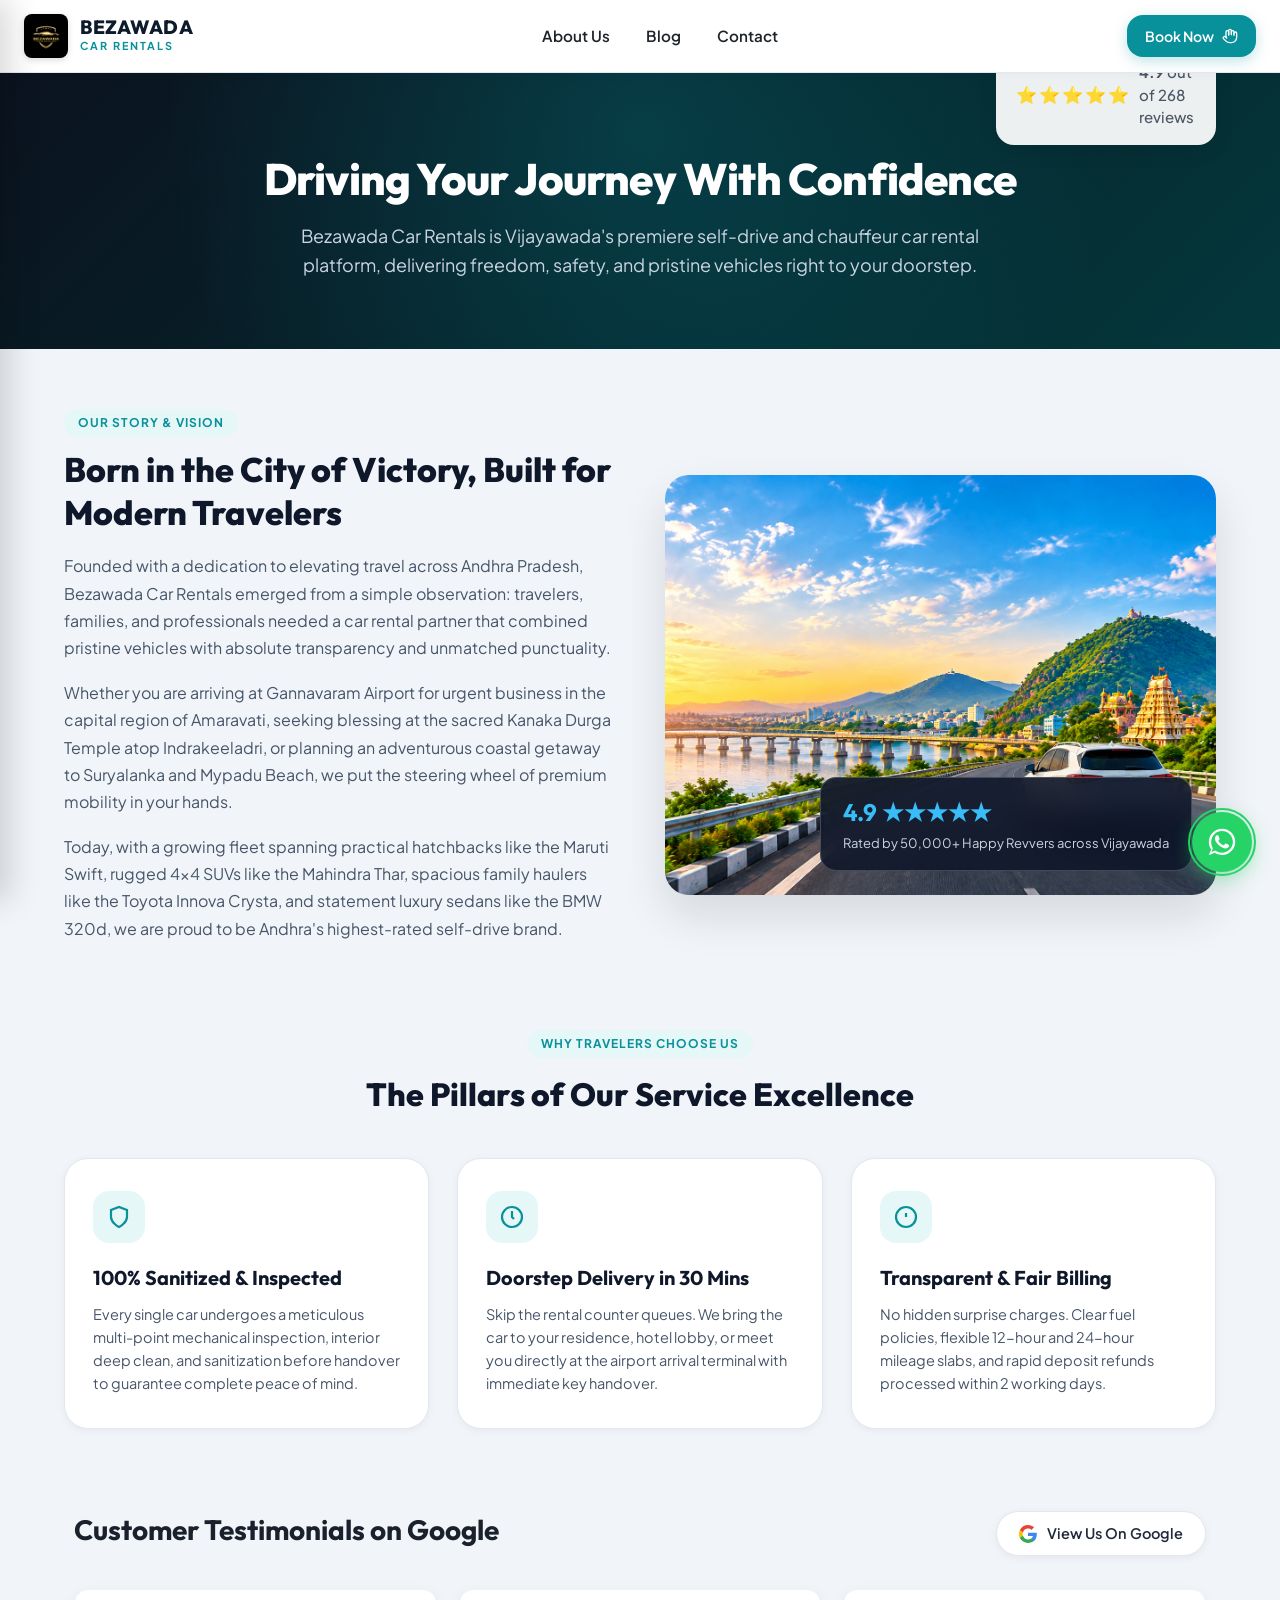
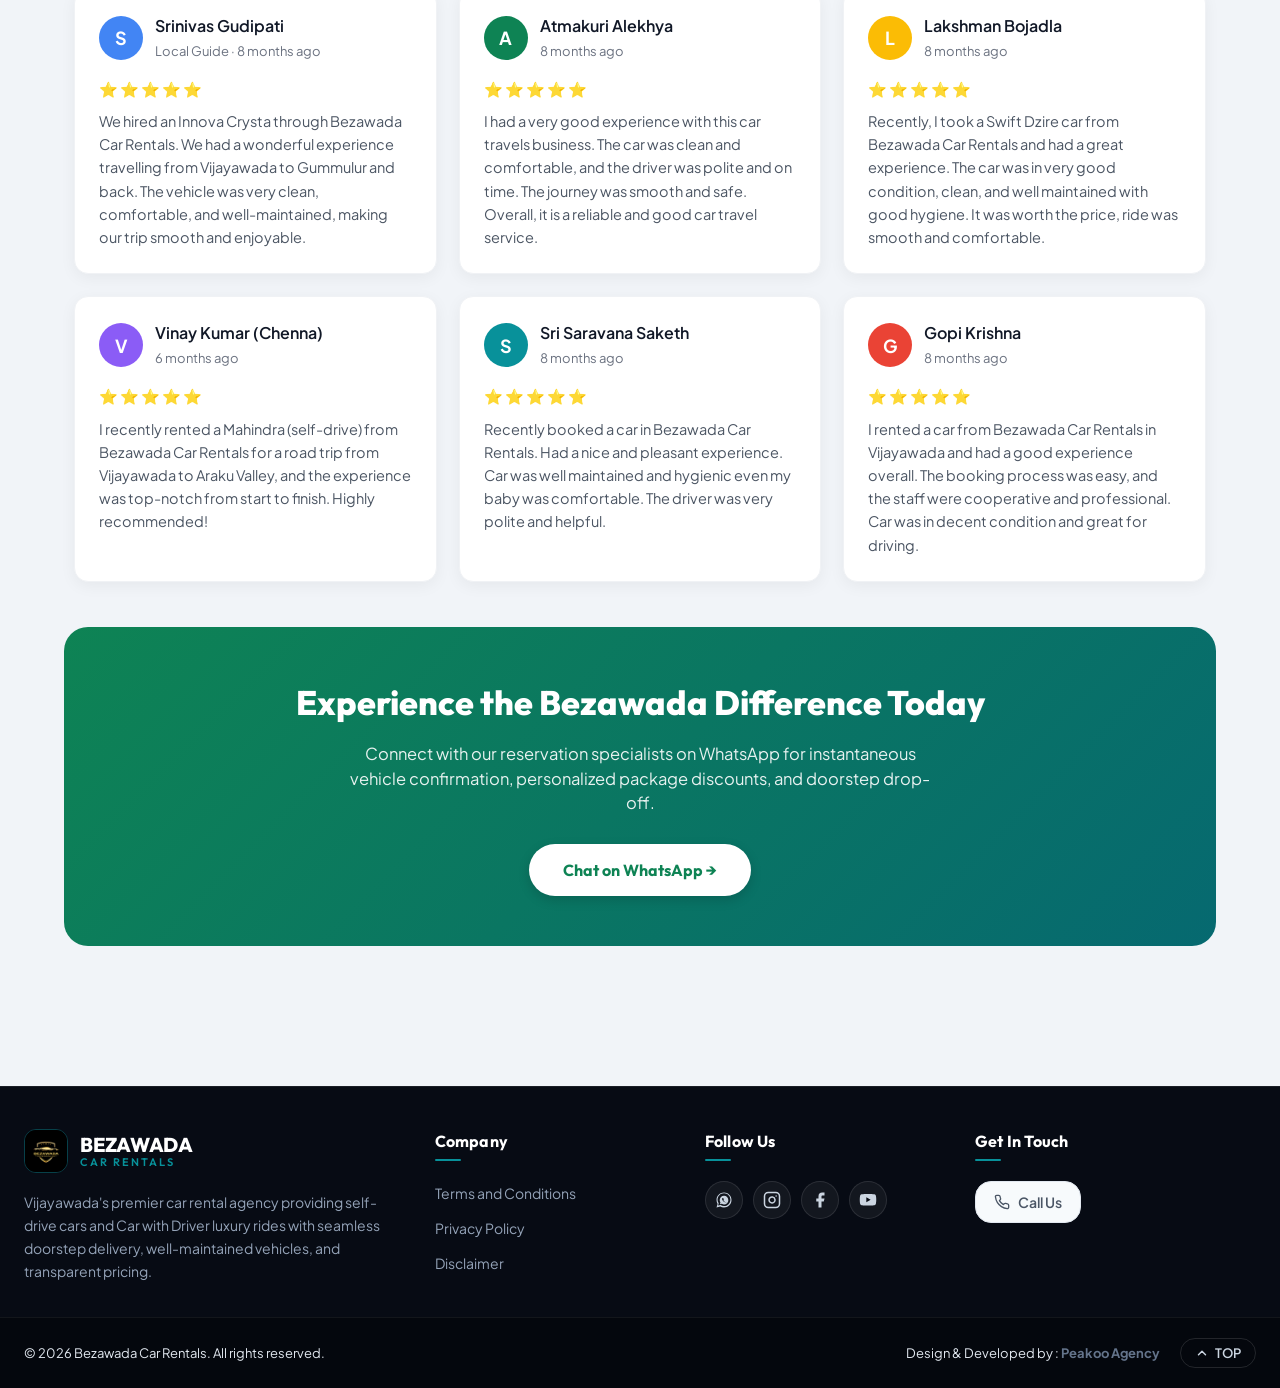
<file: about.html>
<!DOCTYPE html>
<html lang="en">

<head>
  <meta charset="UTF-8">
  <meta name="viewport" content="width=device-width, initial-scale=1.0">
  <title>About Us | Bezawada Car Rentals — Andhra's Leading Self Drive & Car Hire Partner</title>
  <meta name="description"
    content="Learn about Bezawada Car Rentals, our mission, sanitized fleet, and dedication to seamless road trips across Vijayawada, Amaravati and Andhra Pradesh.">
  <link rel="icon" href="logo/logo.jpeg" type="image/jpeg">

  <!-- Google Fonts -->
  <link rel="preconnect" href="https://fonts.googleapis.com">
  <link rel="preconnect" href="https://fonts.gstatic.com" crossorigin>
  <link
    href="https://fonts.googleapis.com/css2?family=Outfit:wght@400;500;600;700;800&family=Plus+Jakarta+Sans:wght@400;500;600;700&display=swap"
    rel="stylesheet">

  <link rel="stylesheet" href="css/style.css">
  <link rel="stylesheet" href="pages.css">
</head>

<body>

  <!-- Top Navigation Header -->
  <header class="site-header">
    <div class="header-container">
      <button class="mobile-menu-btn" id="mobileMenuBtn" aria-label="Open navigation menu">
        <svg viewBox="0 0 24 24" width="24" height="24" stroke="currentColor" stroke-width="2" fill="none"
          stroke-linecap="round" stroke-linejoin="round">
          <line x1="3" y1="12" x2="21" y2="12"></line>
          <line x1="3" y1="6" x2="21" y2="6"></line>
          <line x1="3" y1="18" x2="21" y2="18"></line>
        </svg>
      </button>

      <a href="index.html" class="brand-logo">
        <img src="logo/logo.jpeg" alt="Bezawada Car Rentals" class="logo-img">
        <div class="brand-text">
          <span class="brand-name">BEZAWADA</span>
          <span class="brand-sub">CAR RENTALS</span>
        </div>
      </a>

      <!-- Desktop Navigation Menu -->
      <nav class="desktop-nav">
        <a href="about.html" class="nav-link active">About Us</a>
        <a href="blog.html" class="nav-link">Blog</a>
        <a href="contact.html" class="nav-link">Contact</a>

      </nav>

      <!-- Header Right CTA Buttons -->
      <div class="header-actions">


        <button type="button" class="action-btn login-btn" onclick="scrollToBooking()">
          <span>Book Now</span>
          <svg viewBox="0 0 24 24" width="16" height="16" stroke="currentColor" stroke-width="2" fill="none"
            stroke-linecap="round" stroke-linejoin="round">
            <path d="M18 11V6a2 2 0 0 0-2-2a2 2 0 0 0-2 2" />
            <path d="M14 10V4a2 2 0 0 0-2-2a2 2 0 0 0-2 2v6" />
            <path d="M10 10.5V6a2 2 0 0 0-2-2a2 2 0 0 0-2 2v8" />
            <path
              d="M18 8a2 2 0 1 1 4 0v6a8 8 0 0 1-8 8h-2c-2.8 0-4.5-.86-5.99-2.34l-3.6-3.6a2 2 0 0 1 2.83-2.82L7 15" />
          </svg>
        </button>
      </div>
    </div>
  </header>

  <!-- Mobile Drawer Menu -->
  <div class="mobile-drawer" id="mobileDrawer">
    <div class="mobile-drawer-header">
      <div class="brand-logo">
        <img src="logo/logo.jpeg" alt="Bezawada Car Rentals" class="logo-img">
        <span class="brand-name">BEZAWADA CARS</span>
      </div>
      <button class="drawer-close-btn" id="drawerCloseBtn" aria-label="Close menu">&times;</button>
    </div>
    <div class="mobile-drawer-body">
      <a href="index.html#searchWidget" class="drawer-link" onclick="scrollToBooking()">Book a Car</a>

      <a href="about.html" class="drawer-link">About Us</a>
      <a href="blog.html" class="drawer-link">Blog</a>
      <a href="contact.html" class="drawer-link">Contact </a>

    </div>
  </div>

  <!-- Page Hero Header -->
  <section class="page-hero">
    <div class="page-hero-inner">

      <h1>Driving Your Journey With Confidence</h1>
      <p class="lead">Bezawada Car Rentals is Vijayawada's premiere self-drive and chauffeur car rental platform,
        delivering freedom, safety, and pristine vehicles right to your doorstep.</p>
    </div>
  </section>

  <!-- Main Content -->
  <main class="page-container">

    <!-- Story Grid -->
    <div class="about-story-grid">
      <div class="about-story-content">
        <span class="stats-badge"
          style="background:#E6F7F8; color:#08919A; padding:5px 14px; border-radius:9999px; font-size:12px; font-weight:700; text-transform:uppercase; letter-spacing:1px; display:inline-block; margin-bottom:12px;">OUR
          STORY &amp; VISION</span>
        <h2>Born in the City of Victory, Built for Modern Travelers</h2>
        <p>Founded with a dedication to elevating travel across Andhra Pradesh, Bezawada Car Rentals emerged from a
          simple observation: travelers, families, and professionals needed a car rental partner that combined pristine
          vehicles with absolute transparency and unmatched punctuality.</p>
        <p>Whether you are arriving at Gannavaram Airport for urgent business in the capital region of Amaravati,
          seeking blessing at the sacred Kanaka Durga Temple atop Indrakeeladri, or planning an adventurous coastal
          getaway to Suryalanka and Mypadu Beach, we put the steering wheel of premium mobility in your hands.</p>
        <p>Today, with a growing fleet spanning practical hatchbacks like the Maruti Swift, rugged 4x4 SUVs like the
          Mahindra Thar, spacious family haulers like the Toyota Innova Crysta, and statement luxury sedans like the BMW
          320d, we are proud to be Andhra's highest-rated self-drive brand.</p>
      </div>
      <div class="about-story-image-wrap">
        <img src="assets/images/bg.png" alt="Bezawada Car Rentals fleet and Prakasam Barrage Vijayawada">
        <div class="about-badge-card">
          <strong>4.9 ★★★★★</strong>
          <span>Rated by 50,000+ Happy Revvers across Vijayawada</span>
        </div>
      </div>
    </div>

    <!-- Core Pillars -->
    <div style="text-align: center; margin-bottom: 40px;">
      <span class="stats-badge"
        style="background:#E6F7F8; color:#08919A; padding:5px 14px; border-radius:9999px; font-size:12px; font-weight:700; text-transform:uppercase; letter-spacing:1px; display:inline-block; margin-bottom:12px;">WHY
        TRAVELERS CHOOSE US</span>
      <h2 style="font-family: var(--font-heading); font-size: 32px; font-weight: 800; color: var(--dark-navy);">The
        Pillars of Our Service Excellence</h2>
    </div>

    <div class="pillars-grid">
      <div class="pillar-card">
        <div class="pillar-icon-box">
          <svg viewBox="0 0 24 24" width="24" height="24" fill="none" stroke="currentColor" stroke-width="2.2">
            <path d="M12 22s8-4 8-10V5l-8-3-8 3v7c0 6 8 10 8 10z"></path>
          </svg>
        </div>
        <h3>100% Sanitized &amp; Inspected</h3>
        <p>Every single car undergoes a meticulous multi-point mechanical inspection, interior deep clean, and
          sanitization before handover to guarantee complete peace of mind.</p>
      </div>

      <div class="pillar-card">
        <div class="pillar-icon-box">
          <svg viewBox="0 0 24 24" width="24" height="24" fill="none" stroke="currentColor" stroke-width="2.2">
            <circle cx="12" cy="12" r="10"></circle>
            <polyline points="12 6 12 12 14 14"></polyline>
          </svg>
        </div>
        <h3>Doorstep Delivery in 30 Mins</h3>
        <p>Skip the rental counter queues. We bring the car to your residence, hotel lobby, or meet you directly at the
          airport arrival terminal with immediate key handover.</p>
      </div>

      <div class="pillar-card">
        <div class="pillar-icon-box">
          <svg viewBox="0 0 24 24" width="24" height="24" fill="none" stroke="currentColor" stroke-width="2.2">
            <circle cx="12" cy="12" r="10"></circle>
            <line x1="12" y1="8" x2="12" y2="12"></line>
            <line x1="12" y1="16" x2="12.01" y2="16"></line>
          </svg>
        </div>
        <h3>Transparent &amp; Fair Billing</h3>
        <p>No hidden surprise charges. Clear fuel policies, flexible 12-hour and 24-hour mileage slabs, and rapid
          deposit refunds processed within 2 working days.</p>
      </div>
    </div>


    <!-- Customer Testimonials Section -->
    <section class="testimonial-section">
      <div class="testimonial-header">
        <div class="testimonial-header-left">
          <h2>Customer Testimonials on Google</h2>
          <div class="rating">
            <span class="rating-stars">⭐⭐⭐⭐⭐</span>
            <span class="rating-text"><strong>4.9</strong> out of 268 reviews</span>
          </div>
        </div>
        <a href="https://share.google/qNfKR1NfHF5PbRX9V" target="_blank" rel="noopener noreferrer"
          class="google-review-btn">
          <svg viewBox="0 0 24 24" width="18" height="18">
            <path fill="#4285F4"
              d="M23.745 12.27c0-.7-.06-1.4-.19-2.07H12v4.51h6.6c-.29 1.52-1.14 2.8-2.4 3.66v3.04h3.88c2.27-2.09 3.665-5.17 3.665-9.14z" />
            <path fill="#34A853"
              d="M12 24c3.24 0 5.95-1.08 7.93-2.91l-3.88-3.04c-1.08.72-2.45 1.16-4.05 1.16-3.12 0-5.77-2.1-6.72-4.93H1.25v3.13C3.26 21.36 7.33 24 12 24z" />
            <path fill="#FBBC05"
              d="M5.28 14.28c-.25-.72-.38-1.49-.38-2.28s.13-1.56.38-2.28V6.59H1.25C.45 8.18 0 9.99 0 12s.45 3.82 1.25 5.41l4.03-3.13z" />
            <path fill="#EA4335"
              d="M12 4.75c1.77 0 3.35.61 4.6 1.8l3.42-3.42C17.95 1.19 15.24 0 12 0 7.33 0 3.26 2.64 1.25 6.59l4.03 3.13c.95-2.83 3.6-4.97 6.72-4.97z" />
          </svg>
          <span>View Us On Google</span>
        </a>
      </div>

      <div class="testimonial-grid">
        <div class="testimonial-card">
          <div class="profile">
            <div class="profile-avatar" style="background-color: #4285F4;">S</div>
            <div class="profile-info">
              <h4>Srinivas Gudipati</h4>
              <span>Local Guide · 8 months ago</span>
            </div>
          </div>
          <div class="stars">⭐⭐⭐⭐⭐</div>
          <p class="review-text">We hired an Innova Crysta through Bezawada Car Rentals. We had a wonderful experience
            travelling from Vijayawada to Gummulur and back. The vehicle was very clean, comfortable, and
            well-maintained, making our trip smooth and enjoyable.</p>
        </div>

        <div class="testimonial-card">
          <div class="profile">
            <div class="profile-avatar" style="background-color: #0E8354;">A</div>
            <div class="profile-info">
              <h4>Atmakuri Alekhya</h4>
              <span>8 months ago</span>
            </div>
          </div>
          <div class="stars">⭐⭐⭐⭐⭐</div>
          <p class="review-text">I had a very good experience with this car travels business. The car was clean and
            comfortable, and the driver was polite and on time. The journey was smooth and safe. Overall, it is a
            reliable and good car travel service.</p>
        </div>

        <div class="testimonial-card">
          <div class="profile">
            <div class="profile-avatar" style="background-color: #FBBC05;">L</div>
            <div class="profile-info">
              <h4>Lakshman Bojadla</h4>
              <span>8 months ago</span>
            </div>
          </div>
          <div class="stars">⭐⭐⭐⭐⭐</div>
          <p class="review-text">Recently, I took a Swift Dzire car from Bezawada Car Rentals and had a great
            experience. The car was in very good condition, clean, and well maintained with good hygiene. It was worth
            the price, ride was smooth and comfortable.</p>
        </div>

        <div class="testimonial-card">
          <div class="profile">
            <div class="profile-avatar" style="background-color: #8B5CF6;">V</div>
            <div class="profile-info">
              <h4>Vinay Kumar (Chenna)</h4>
              <span>6 months ago</span>
            </div>
          </div>
          <div class="stars">⭐⭐⭐⭐⭐</div>
          <p class="review-text">I recently rented a Mahindra (self-drive) from Bezawada Car Rentals for a road trip
            from Vijayawada to Araku Valley, and the experience was top-notch from start to finish. Highly recommended!
          </p>
        </div>

        <div class="testimonial-card">
          <div class="profile">
            <div class="profile-avatar" style="background-color: #08919A;">S</div>
            <div class="profile-info">
              <h4>Sri Saravana Saketh</h4>
              <span>8 months ago</span>
            </div>
          </div>
          <div class="stars">⭐⭐⭐⭐⭐</div>
          <p class="review-text">Recently booked a car in Bezawada Car Rentals. Had a nice and pleasant experience. Car
            was well maintained and hygienic even my baby was comfortable. The driver was very polite and helpful.</p>
        </div>

        <div class="testimonial-card">
          <div class="profile">
            <div class="profile-avatar" style="background-color: #EA4335;">G</div>
            <div class="profile-info">
              <h4>Gopi Krishna</h4>
              <span>8 months ago</span>
            </div>
          </div>
          <div class="stars">⭐⭐⭐⭐⭐</div>
          <p class="review-text">I rented a car from Bezawada Car Rentals in Vijayawada and had a good experience
            overall. The booking process was easy, and the staff were cooperative and professional. Car was in decent
            condition and great for driving.</p>
        </div>
      </div>
    </section>

    <style>
      .testimonial-section {
        max-width: 1200px;
        margin: 50px auto 45px;
        padding: 0 10px;
      }

      .testimonial-header {
        display: flex;
        justify-content: space-between;
        align-items: center;
        flex-wrap: wrap;
        gap: 16px;
        margin-bottom: 30px;
      }

      .testimonial-header-left {
        text-align: left;
      }

      .testimonial-header h2 {
        font-family: var(--font-heading, inherit);
        font-size: 28px;
        color: #1a202c;
        margin: 0 0 8px 0;
        font-weight: 700;
      }

      .rating {
        color: #f59e0b;
        font-size: 16px;
        font-weight: 600;
        display: flex;
        align-items: center;
        gap: 8px;
      }

      .rating-stars {
        letter-spacing: 2px;
        font-size: 17px;
      }

      .rating-text {
        color: #4b5563;
        font-size: 15px;
        font-weight: 500;
      }

      .google-review-btn {
        display: inline-flex;
        align-items: center;
        gap: 10px;
        background: #ffffff;
        color: #1f2937;
        padding: 11px 22px;
        border-radius: 9999px;
        text-decoration: none;
        font-weight: 600;
        font-size: 14.5px;
        border: 1.5px solid #e5e7eb;
        box-shadow: 0 2px 8px rgba(0, 0, 0, 0.06);
        transition: all 0.25s ease;
      }

      .google-review-btn:hover {
        background: #f9fafb;
        border-color: #4285f4;
        box-shadow: 0 4px 14px rgba(66, 133, 244, 0.18);
        transform: translateY(-2px);
      }

      .testimonial-grid {
        display: grid;
        grid-template-columns: repeat(auto-fit, minmax(300px, 1fr));
        gap: 22px;
      }

      .testimonial-card {
        background: #ffffff;
        border: 1px solid #f0f2f5;
        border-radius: 14px;
        box-shadow: 0 4px 16px rgba(0, 0, 0, 0.05);
        padding: 24px;
        text-align: left;
        transition: transform 0.25s ease, box-shadow 0.25s ease;
        display: flex;
        flex-direction: column;
      }

      .testimonial-card:hover {
        transform: translateY(-4px);
        box-shadow: 0 10px 24px rgba(0, 0, 0, 0.08);
      }

      .profile {
        display: flex;
        align-items: center;
        margin-bottom: 12px;
      }

      .profile-avatar {
        width: 44px;
        height: 44px;
        border-radius: 50%;
        margin-right: 12px;
        display: flex;
        align-items: center;
        justify-content: center;
        font-size: 18px;
        font-weight: 700;
        color: #ffffff;
        flex-shrink: 0;
      }

      .profile-info h4 {
        margin: 0;
        font-size: 16px;
        color: #111827;
        font-weight: 600;
      }

      .profile-info span {
        font-size: 13px;
        color: #6b7280;
      }

      .stars {
        color: #f59e0b;
        margin: 4px 0 10px;
        font-size: 15px;
        letter-spacing: 2px;
      }

      .review-text {
        font-size: 14.5px;
        color: #4b5563;
        line-height: 1.6;
        margin: 0;
        flex-grow: 1;
      }

      @media (max-width: 640px) {
        .testimonial-header {
          flex-direction: column;
          align-items: flex-start;
        }

        .google-review-btn {
          width: 100%;
          justify-content: center;
        }

        .testimonial-grid {
          grid-template-columns: 1fr;
        }
      }
    </style>



    <!-- Call to action block -->
    <div
      style="background: linear-gradient(135deg, #0e8354 0%, #066970 100%); border-radius: var(--radius-lg); padding: 50px 30px; text-align: center; color: white;">
      <h2 style="font-family: var(--font-heading); font-size: 34px; font-weight: 800; margin-bottom: 14px;">Experience
        the Bezawada Difference Today</h2>
      <p style="font-size: 16.5px; color: rgba(255,255,255,0.9); max-width: 600px; margin: 0 auto 28px;">Connect with
        our reservation specialists on WhatsApp for instantaneous vehicle confirmation, personalized package discounts,
        and doorstep drop-off.</p>
      <a href="https://wa.me/919393093095?text=Hello%20Bezawada%20Car%20Rentals!%20I%20am%20interested%20in%20booking%20a%20car."
        target="_blank" rel="noopener noreferrer" class="terms-highlight-cta"
        style="font-size: 16px; padding: 14px 34px; display: inline-block;">
        Chat on WhatsApp &rarr;
      </a>
    </div>

  </main>

  <!-- ==========================================================================
       SECTION 7: FOOTER SECTION (4 Columns, Trust Ribbon, Copyright & Back to Top)
       ========================================================================== -->
  <footer class="site-footer" id="siteFooter" role="contentinfo">
    <div class="footer-top-wrap">
      <div class="footer-main-grid">

        <!-- Col 1: Brand Info -->
        <div class="footer-brand-col">
          <a href="index.html" class="footer-logo-link">
            <img src="logo/logo.jpeg" alt="Bezawada Car Rentals Logo" class="footer-logo-img">
            <div class="footer-brand-title">
              BEZAWADA
              <span>CAR RENTALS</span>
            </div>
          </a>
          <p class="footer-about-text">
            Vijayawada's premier car rental agency providing self-drive cars and Car with Driver luxury rides with
            seamless doorstep delivery, well-maintained vehicles, and transparent pricing.
          </p>
        </div>

        <!-- Col 2: Fleet & Rentals -->
        <div class="footer-col">
          <h3 class="footer-col-title">Company</h3>
          <ul class="footer-nav-list">

            <li><a href="terms.html">Terms and Conditions </a></li>
            <li><a href="privacy-policy.html">Privacy Policy</a></li>
            <li><a href="disclaimer.html">Disclaimer</a></li>
          </ul>
        </div>


        <div class="footer-col">
          <h3 class="footer-col-title">Follow Us</h3>
          <div class="footer-social-links">
            <a href="https://wa.me/919393093095" target="_blank" rel="noopener" class="footer-social-btn"
              aria-label="WhatsApp">
              <svg viewBox="0 0 24 24" width="18" height="18" fill="currentColor">
                <path
                  d="M12.031 6.172c-3.181 0-5.767 2.586-5.768 5.766-.001 1.298.38 2.27 1.019 3.287l-.711 2.592 2.654-.696c1.004.582 1.777.822 2.806.822 3.181 0 5.767-2.587 5.767-5.766.001-3.182-2.585-5.805-5.767-5.805zm3.377 8.21c-.14.393-.715.753-1.009.799-.283.044-.645.064-1.04-.063-.585-.188-1.339-.533-2.316-1.511-.98-.98-1.325-1.734-1.514-2.32-.127-.395-.107-.757-.063-1.04.046-.294.406-.869.799-1.009.19-.068.396-.039.544.073l.87 1.258c.148.214.156.495.021.718l-.348.572c-.068.112-.083.247-.04.37.199.57.653 1.189 1.183 1.719.53.53 1.149.984 1.719 1.183.123.043.258.028.37-.04l.572-.348c.223-.135.504-.127.718.021l1.258.87c.112.148.141.354.073.544z" />
                <path
                  d="M12 2C6.477 2 2 6.477 2 12c0 1.89.525 3.66 1.438 5.176L2 22l4.965-1.399C8.423 21.503 10.155 22 12 22c5.523 0 10-4.477 10-10S17.523 2 12 2zm0 18c-1.637 0-3.167-.47-4.464-1.284l-.32-.2-3.149.887.886-3.085-.207-.328C3.896 14.673 3.428 13.155 3.428 11.5 3.428 6.772 7.272 2.928 12 2.928 16.728 2.928 20.572 6.772 20.572 11.5 20.572 16.228 16.728 20 12 20z" />
              </svg>
            </a>
            <a href="https://www.instagram.com/bezawada_carrentals/" target="_blank" rel="noopener"
              class="footer-social-btn" aria-label="Instagram">
              <svg viewBox="0 0 24 24" width="18" height="18" fill="none" stroke="currentColor" stroke-width="2"
                stroke-linecap="round" stroke-linejoin="round">
                <rect x="2" y="2" width="20" height="20" rx="5" ry="5"></rect>
                <path d="M16 11.37A4 4 0 1 1 12.63 8 4 4 0 0 1 16 11.37z"></path>
                <line x1="17.5" y1="6.5" x2="17.51" y2="6.5"></line>
              </svg>
            </a>
            <a href="https://facebook.com" target="_blank" rel="noopener" class="footer-social-btn"
              aria-label="Facebook">
              <svg viewBox="0 0 24 24" width="18" height="18" fill="currentColor">
                <path d="M18 2h-3a5 5 0 0 0-5 5v3H7v4h3v8h4v-8h3l1-4h-4V7a1 1 0 0 1 1-1h3z"></path>
              </svg>
            </a>
            <a href="https://youtube.com" target="_blank" rel="noopener" class="footer-social-btn" aria-label="YouTube">
              <svg viewBox="0 0 24 24" width="18" height="18" fill="currentColor">
                <path
                  d="M22.54 6.42a2.78 2.78 0 0 0-1.94-2C18.88 4 12 4 12 4s-6.88 0-8.6.46a2.78 2.78 0 0 0-1.94 2A29 29 0 0 0 1 11.75a29 29 0 0 0 .46 5.33A2.78 2.78 0 0 0 3.4 19c1.72.46 8.6.46 8.6.46s6.88 0 8.6-.46a2.78 2.78 0 0 0 1.94-2 29 29 0 0 0 .46-5.25 29 29 0 0 0-.46-5.33z" />
                <polygon points="9.75 15.02 15.5 11.75 9.75 8.48 9.75 15.02" fill="#070B14" />
              </svg>
            </a>
          </div>
        </div>

        <div class="footer-col">
          <h3 class="footer-col-title">Get In Touch</h3>
          <a href="tel:+919393093095" class="action-btn hotline-btn" title="Call Bezawada Car Rentals">
            <svg viewBox="0 0 24 24" width="16" height="16" stroke="currentColor" stroke-width="2" fill="none"
              stroke-linecap="round" stroke-linejoin="round">
              <path
                d="M22 16.92v3a2 2 0 0 1-2.18 2 19.79 19.79 0 0 1-8.63-3.07 19.5 19.5 0 0 1-6-6 19.79 19.79 0 0 1-3.07-8.67A2 2 0 0 1 4.11 2h3a2 2 0 0 1 2 1.72 12.84 12.84 0 0 0 .7 2.81 2 2 0 0 1-.45 2.11L8.09 9.91a16 16 0 0 0 6 6l1.27-1.27a2 2 0 0 1 2.11-.45 12.84 12.84 0 0 0 2.81.7A2 2 0 0 1 22 16.92z">
              </path>
            </svg>
            <span class="hotline-text"> Call Us </span>
          </a>

        </div>
      </div>
    </div>

    <!-- Footer Bottom Bar -->
    <div class="footer-bottom-bar">
      <div class="footer-bottom-inner">
        <div class="footer-copyright" style="color: #E2E8F0;">
          © 2026 Bezawada Car Rentals. All rights reserved.
        </div>
        <div class="footer-bottom-links" style="color: #E2E8F0;">
          <p>Design & Developed by : <a href="https://www.peakoo.agency" target="_blank">
              <b>Peakoo Agency</b></a>
          </p>
          <button class="btn-back-to-top" type="button" onclick="window.scrollTo({top: 0, behavior: 'smooth'})"
            aria-label="Back to top">
            <svg viewBox="0 0 24 24" width="14" height="14" fill="none" stroke="currentColor" stroke-width="2.5"
              stroke-linecap="round" stroke-linejoin="round">
              <polyline points="18 15 12 9 6 15"></polyline>
            </svg>
            <span>TOP</span>
          </button>
        </div>
      </div>
    </div>
  </footer>

  <script>
    const mobileMenuBtn = document.getElementById('mobileMenuBtn');
    const drawerCloseBtn = document.getElementById('drawerCloseBtn');
    const mobileDrawer = document.getElementById('mobileDrawer');

    if (mobileMenuBtn && mobileDrawer) {
      mobileMenuBtn.addEventListener('click', () => mobileDrawer.classList.add('active'));
    }
    if (drawerCloseBtn && mobileDrawer) {
      drawerCloseBtn.addEventListener('click', () => mobileDrawer.classList.remove('active'));
    }
    document.addEventListener('click', (e) => {
      if (mobileDrawer && mobileDrawer.classList.contains('active') && !mobileDrawer.contains(e.target) && mobileMenuBtn && !mobileMenuBtn.contains(e.target)) {
        mobileDrawer.classList.remove('active');
      }
    });

    function scrollToBooking() {
      window.location.href = 'index.html#popularCarsSection';
    }
  </script>

  <!-- =========================================
       FLOATING WHATSAPP CTA
       ========================================= -->
  <a href="https://wa.me/919393093095?text=Hello%20Bezawada%20Car%20Rentals!%20I%20would%20like%20to%20inquire%20about%20booking%20a%20car."
    target="_blank" rel="noopener noreferrer" class="whatsapp-float" id="whatsappFloat"
    aria-label="Chat with Bezawada Car Rentals on WhatsApp">
    <div class="whatsapp-pulse" aria-hidden="true"></div>
    <svg viewBox="0 0 24 24" width="32" height="32" fill="#ffffff" aria-hidden="true">
      <path
        d="M12.04 2C6.58 2 2.13 6.45 2.13 11.91c0 2.11.66 4.07 1.79 5.68L2 22l4.57-1.87c1.55 1.01 3.39 1.6 5.47 1.6 5.46 0 9.91-4.45 9.91-9.91S17.5 2 12.04 2zm0 18.06c-1.8 0-3.48-.54-4.88-1.46l-.35-.23-2.73 1.12 1.14-2.65-.24-.37A8.15 8.15 0 0 1 3.91 11.9c0-4.48 3.65-8.13 8.13-8.13 4.48 0 8.13 3.65 8.13 8.13 0 4.49-3.65 8.16-8.13 8.16zm4.72-6.1c-.26-.13-1.54-.76-1.78-.85-.24-.09-.41-.13-.59.13-.17.26-.68.85-.83 1.02-.15.17-.3.19-.56.06-.26-.13-1.1-.4-2.1-1.28-.77-.69-1.3-1.54-1.45-1.8-.15-.26-.02-.4.11-.53.12-.12.26-.3.39-.46.13-.15.17-.26.26-.43.09-.17.04-.32-.02-.45s-.59-1.42-.81-1.94c-.21-.51-.43-.44-.59-.45h-.5c-.17 0-.45.06-.69.32-.24.26-.91.89-.91 2.17 0 1.28.93 2.52 1.06 2.7.13.17 1.84 2.81 4.46 3.94.62.27 1.11.43 1.49.55.63.2 1.2.17 1.65.1.5-.07 1.54-.63 1.76-1.24.22-.61.22-1.13.15-1.24-.06-.11-.23-.17-.49-.3z" />
    </svg>
    <span class="whatsapp-tooltip">Chat with us</span>
  </a>
</body>

</html>
</file>
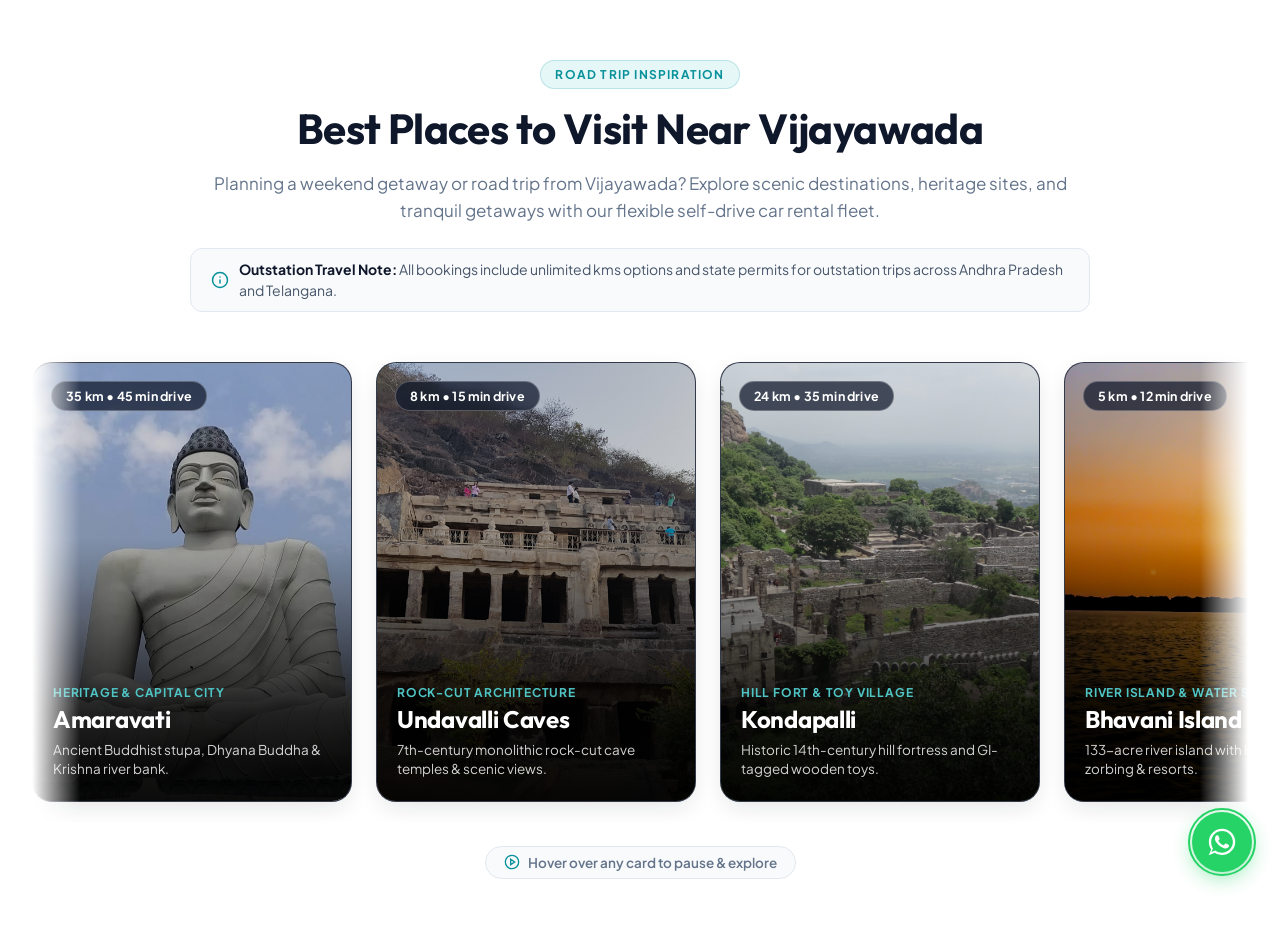
<file: best_places.html>
<!DOCTYPE html>
<html lang="en">

<head>
    <meta charset="UTF-8">
    <meta name="viewport" content="width=device-width, initial-scale=1.0">

    <title>Best Places to Visit near Vijayawada - Bezawada Car Rentals</title>

    <!-- Google Fonts: Outfit & Plus Jakarta Sans -->
    <link rel="preconnect" href="https://fonts.googleapis.com">
    <link rel="preconnect" href="https://fonts.gstatic.com" crossorigin>
    <link href="https://fonts.googleapis.com/css2?family=Outfit:wght@500;600;700;800&family=Plus+Jakarta+Sans:wght@400;500;600;700&display=swap" rel="stylesheet">

    <link rel="stylesheet" href="best_places.css">
</head>

<body>

    <section class="places-section">

        <div class="places-header">
            <span class="section-tag">ROAD TRIP INSPIRATION</span>
            <h1>Best Places to Visit Near Vijayawada</h1>
            <p class="description">
                Planning a weekend getaway or road trip from Vijayawada? Explore scenic destinations, heritage sites,
                and tranquil getaways with our flexible self-drive car rental fleet.
            </p>

            <div class="note-box">
                <svg viewBox="0 0 24 24" width="18" height="18" fill="none" stroke="currentColor" stroke-width="2" stroke-linecap="round" stroke-linejoin="round">
                    <circle cx="12" cy="12" r="10"></circle>
                    <line x1="12" y1="16" x2="12" y2="12"></line>
                    <line x1="12" y1="8" x2="12.01" y2="8"></line>
                </svg>
                <p class="note">
                    <strong>Outstation Travel Note:</strong>
                    All bookings include unlimited kms options and state permits for outstation trips across Andhra Pradesh and Telangana.
                </p>
            </div>
        </div>

        <!-- Places Marquee Carousel -->
        <div class="carousel-wrapper" id="carouselWrapper">

            <div class="marquee-track" id="marqueeTrack">

                <!-- Marquee Group 1 -->
                <div class="marquee-group">

                    <!-- Amaravati -->
                    <div class="place-card">
                        <img src="assets/images/places/amaravati.jpg"
                            alt="Amaravati Dhyana Buddha and Stupa Heritage" loading="lazy">
                        <div class="card-gradient"></div>
                        <div class="card-badge">35 km • 45 min drive</div>
                        <div class="card-info">
                            <span class="card-tag">Heritage &amp; Capital City</span>
                            <h3>Amaravati</h3>
                            <p class="card-snippet">Ancient Buddhist stupa, Dhyana Buddha &amp; Krishna river bank.</p>
                        </div>
                    </div>

                    <!-- Undavalli Caves -->
                    <div class="place-card">
                        <img src="assets/images/places/undavalli_caves.jpg"
                            alt="Undavalli Monolithic Rock-Cut Caves" loading="lazy">
                        <div class="card-gradient"></div>
                        <div class="card-badge">8 km • 15 min drive</div>
                        <div class="card-info">
                            <span class="card-tag">Rock-Cut Architecture</span>
                            <h3>Undavalli Caves</h3>
                            <p class="card-snippet">7th-century monolithic rock-cut cave temples &amp; scenic views.</p>
                        </div>
                    </div>

                    <!-- Kondapalli -->
                    <div class="place-card">
                        <img src="assets/images/places/kondapalli.jpg"
                            alt="Kondapalli Fort and Craft Village" loading="lazy">
                        <div class="card-gradient"></div>
                        <div class="card-badge">24 km • 35 min drive</div>
                        <div class="card-info">
                            <span class="card-tag">Hill Fort &amp; Toy Village</span>
                            <h3>Kondapalli</h3>
                            <p class="card-snippet">Historic 14th-century hill fortress and GI-tagged wooden toys.</p>
                        </div>
                    </div>

                    <!-- Bhavani Island -->
                    <div class="place-card">
                        <img src="assets/images/places/bhavani_island.jpg"
                            alt="Bhavani Island Krishna River Resort" loading="lazy">
                        <div class="card-gradient"></div>
                        <div class="card-badge">5 km • 12 min drive</div>
                        <div class="card-info">
                            <span class="card-tag">River Island &amp; Water Sports</span>
                            <h3>Bhavani Island</h3>
                            <p class="card-snippet">133-acre river island with boating, water zorbing &amp; resorts.</p>
                        </div>
                    </div>

                    <!-- Mangalagiri -->
                    <div class="place-card">
                        <img src="assets/images/places/mangalagiri.jpg"
                            alt="Mangalagiri Temple and Handloom Silk" loading="lazy">
                        <div class="card-gradient"></div>
                        <div class="card-badge">14 km • 20 min drive</div>
                        <div class="card-info">
                            <span class="card-tag">Temple &amp; Handloom Silk</span>
                            <h3>Mangalagiri</h3>
                            <p class="card-snippet">Panakala Narasimha Swamy temple &amp; famous Mangalagiri sarees.</p>
                        </div>
                    </div>

                    <!-- Suryalanka Beach / Bapatla -->
                    <div class="place-card">
                        <img src="assets/images/places/suryalanka.jpg"
                            alt="Suryalanka Beach Coastal Road Trip" loading="lazy">
                        <div class="card-gradient"></div>
                        <div class="card-badge">92 km • 1 hr 45 min</div>
                        <div class="card-info">
                            <span class="card-tag">Coastal Road Trip</span>
                            <h3>Suryalanka Beach</h3>
                            <p class="card-snippet">Golden sand beaches, gentle waves &amp; weekend coastal drive.</p>
                        </div>
                    </div>

                </div>

                <!-- Marquee Group 2 (Clone for 100% Seamless Infinite Left Loop) -->
                <div class="marquee-group" aria-hidden="true">

                    <!-- Amaravati -->
                    <div class="place-card">
                        <img src="assets/images/places/amaravati.jpg"
                            alt="Amaravati Dhyana Buddha and Stupa Heritage" loading="lazy">
                        <div class="card-gradient"></div>
                        <div class="card-badge">35 km • 45 min drive</div>
                        <div class="card-info">
                            <span class="card-tag">Heritage &amp; Capital City</span>
                            <h3>Amaravati</h3>
                            <p class="card-snippet">Ancient Buddhist stupa, Dhyana Buddha &amp; Krishna river bank.</p>
                        </div>
                    </div>

                    <!-- Undavalli Caves -->
                    <div class="place-card">
                        <img src="assets/images/places/undavalli_caves.jpg"
                            alt="Undavalli Monolithic Rock-Cut Caves" loading="lazy">
                        <div class="card-gradient"></div>
                        <div class="card-badge">8 km • 15 min drive</div>
                        <div class="card-info">
                            <span class="card-tag">Rock-Cut Architecture</span>
                            <h3>Undavalli Caves</h3>
                            <p class="card-snippet">7th-century monolithic rock-cut cave temples &amp; scenic views.</p>
                        </div>
                    </div>

                    <!-- Kondapalli -->
                    <div class="place-card">
                        <img src="assets/images/places/kondapalli.jpg"
                            alt="Kondapalli Fort and Craft Village" loading="lazy">
                        <div class="card-gradient"></div>
                        <div class="card-badge">24 km • 35 min drive</div>
                        <div class="card-info">
                            <span class="card-tag">Hill Fort &amp; Toy Village</span>
                            <h3>Kondapalli</h3>
                            <p class="card-snippet">Historic 14th-century hill fortress and GI-tagged wooden toys.</p>
                        </div>
                    </div>

                    <!-- Bhavani Island -->
                    <div class="place-card">
                        <img src="assets/images/places/bhavani_island.jpg"
                            alt="Bhavani Island Krishna River Resort" loading="lazy">
                        <div class="card-gradient"></div>
                        <div class="card-badge">5 km • 12 min drive</div>
                        <div class="card-info">
                            <span class="card-tag">River Island &amp; Water Sports</span>
                            <h3>Bhavani Island</h3>
                            <p class="card-snippet">133-acre river island with boating, water zorbing &amp; resorts.</p>
                        </div>
                    </div>

                    <!-- Mangalagiri -->
                    <div class="place-card">
                        <img src="assets/images/places/mangalagiri.jpg"
                            alt="Mangalagiri Temple and Handloom Silk" loading="lazy">
                        <div class="card-gradient"></div>
                        <div class="card-badge">14 km • 20 min drive</div>
                        <div class="card-info">
                            <span class="card-tag">Temple &amp; Handloom Silk</span>
                            <h3>Mangalagiri</h3>
                            <p class="card-snippet">Panakala Narasimha Swamy temple &amp; famous Mangalagiri sarees.</p>
                        </div>
                    </div>

                    <!-- Suryalanka Beach / Bapatla -->
                    <div class="place-card">
                        <img src="assets/images/places/suryalanka.jpg"
                            alt="Suryalanka Beach Coastal Road Trip" loading="lazy">
                        <div class="card-gradient"></div>
                        <div class="card-badge">92 km • 1 hr 45 min</div>
                        <div class="card-info">
                            <span class="card-tag">Coastal Road Trip</span>
                            <h3>Suryalanka Beach</h3>
                            <p class="card-snippet">Golden sand beaches, gentle waves &amp; weekend coastal drive.</p>
                        </div>
                    </div>

                </div>

            </div>

        </div>

        <!-- Speed & Direction Control Badges -->
        <div class="marquee-controls">
            <span class="marquee-hint">
                <svg viewBox="0 0 24 24" width="16" height="16" fill="none" stroke="currentColor" stroke-width="2">
                    <circle cx="12" cy="12" r="10"></circle>
                    <polygon points="10 8 16 12 10 16 10 8"></polygon>
                </svg>
                Hover over any card to pause &amp; explore
            </span>
        </div>

    </section>

    <script>
        // Smooth marquee pause on mobile tap or hover
        const marqueeTrack = document.getElementById('marqueeTrack');
        if (marqueeTrack) {
            marqueeTrack.addEventListener('touchstart', () => {
                marqueeTrack.classList.add('is-paused');
            }, { passive: true });
            marqueeTrack.addEventListener('touchend', () => {
                setTimeout(() => marqueeTrack.classList.remove('is-paused'), 1200);
            }, { passive: true });
        }
    </script>

    <!-- =========================================
         FLOATING WHATSAPP CTA
         ========================================= -->
    <a href="https://wa.me/919393093095?text=Hello%20Bezawada%20Car%20Rentals!%20I%20would%20like%20to%20inquire%20about%20booking%20a%20car."
      target="_blank" rel="noopener noreferrer" class="whatsapp-float" id="whatsappFloat"
      aria-label="Chat with Bezawada Car Rentals on WhatsApp">
      <div class="whatsapp-pulse" aria-hidden="true"></div>
      <svg viewBox="0 0 24 24" width="32" height="32" fill="#ffffff" aria-hidden="true">
        <path
          d="M12.04 2C6.58 2 2.13 6.45 2.13 11.91c0 2.11.66 4.07 1.79 5.68L2 22l4.57-1.87c1.55 1.01 3.39 1.6 5.47 1.6 5.46 0 9.91-4.45 9.91-9.91S17.5 2 12.04 2zm0 18.06c-1.8 0-3.48-.54-4.88-1.46l-.35-.23-2.73 1.12 1.14-2.65-.24-.37A8.15 8.15 0 0 1 3.91 11.9c0-4.48 3.65-8.13 8.13-8.13 4.48 0 8.13 3.65 8.13 8.13 0 4.49-3.65 8.16-8.13 8.16zm4.72-6.1c-.26-.13-1.54-.76-1.78-.85-.24-.09-.41-.13-.59.13-.17.26-.68.85-.83 1.02-.15.17-.3.19-.56.06-.26-.13-1.1-.4-2.1-1.28-.77-.69-1.3-1.54-1.45-1.8-.15-.26-.02-.4.11-.53.12-.12.26-.3.39-.46.13-.15.17-.26.26-.43.09-.17.04-.32-.02-.45s-.59-1.42-.81-1.94c-.21-.51-.43-.44-.59-.45h-.5c-.17 0-.45.06-.69.32-.24.26-.91.89-.91 2.17 0 1.28.93 2.52 1.06 2.7.13.17 1.84 2.81 4.46 3.94.62.27 1.11.43 1.49.55.63.2 1.2.17 1.65.1.5-.07 1.54-.63 1.76-1.24.22-.61.22-1.13.15-1.24-.06-.11-.23-.17-.49-.3z" />
      </svg>
      <span class="whatsapp-tooltip">Chat with us</span>
    </a>
</body>

</html>
</file>
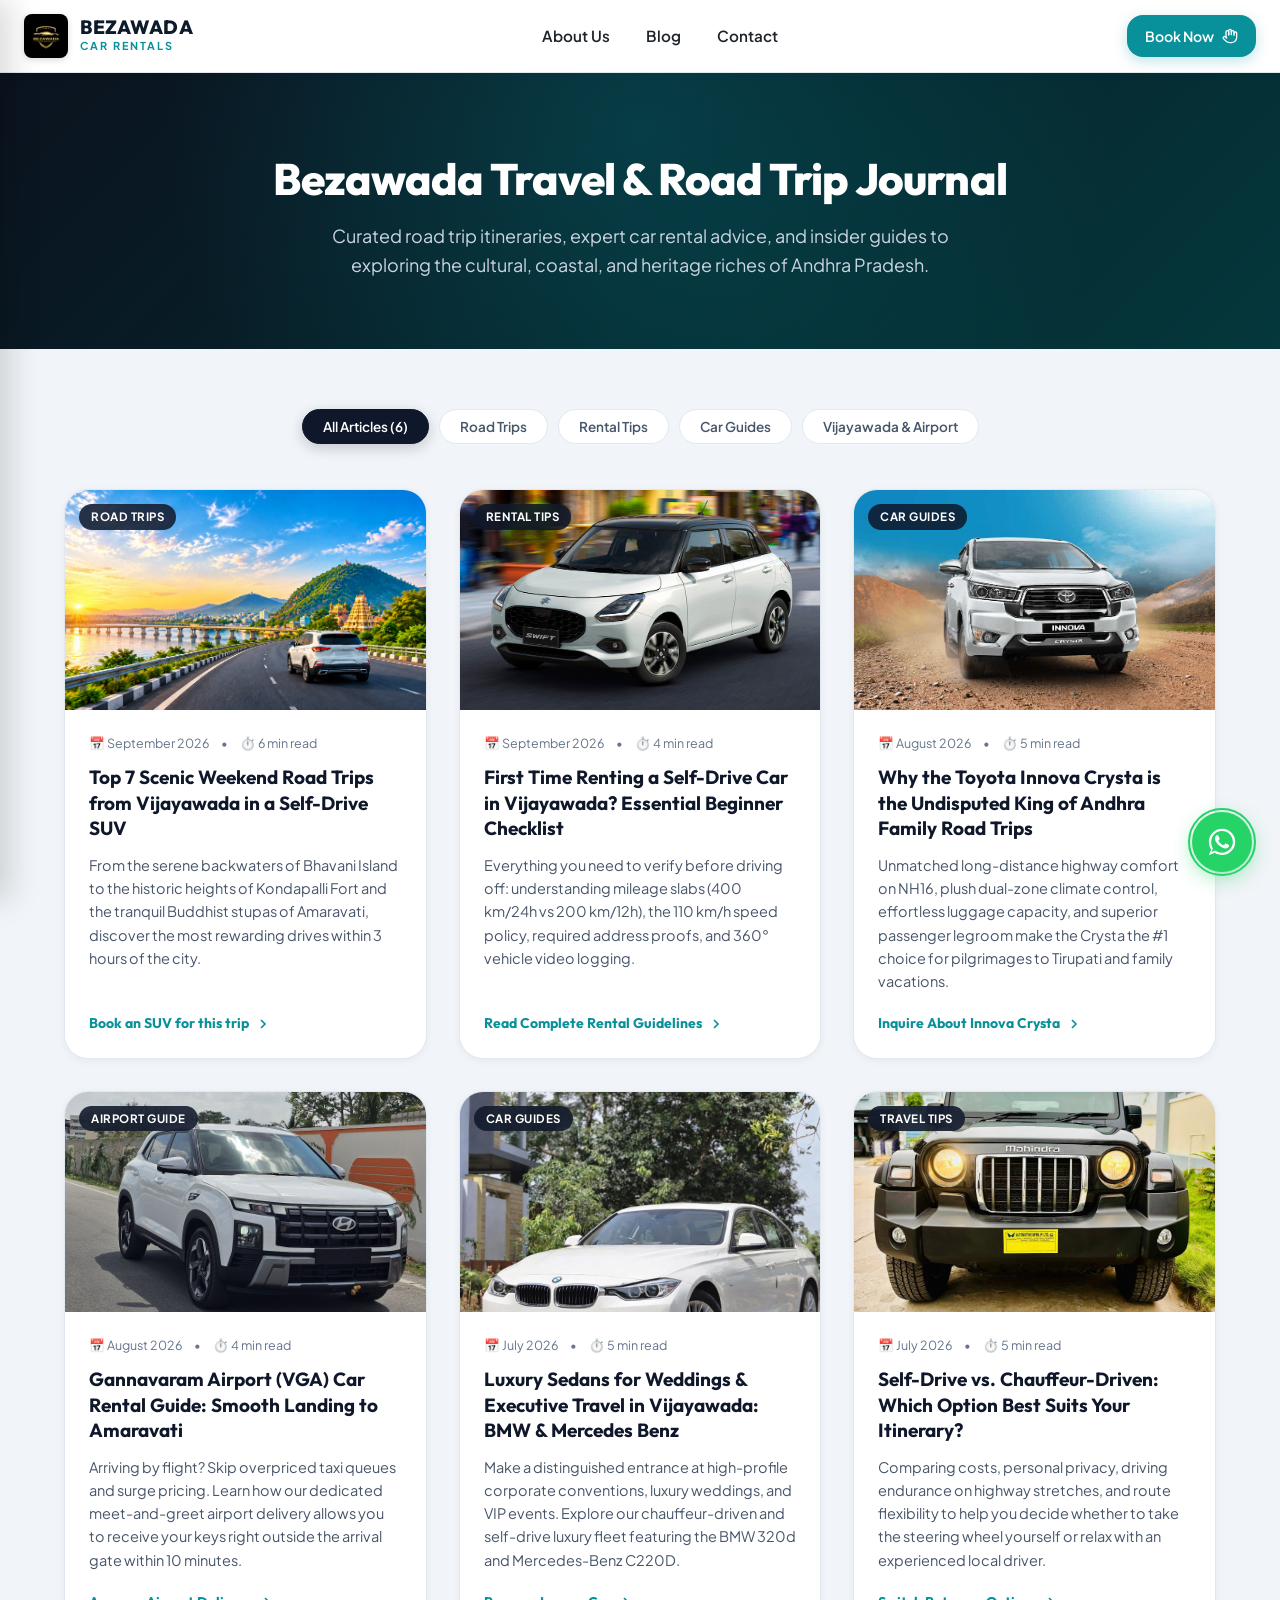
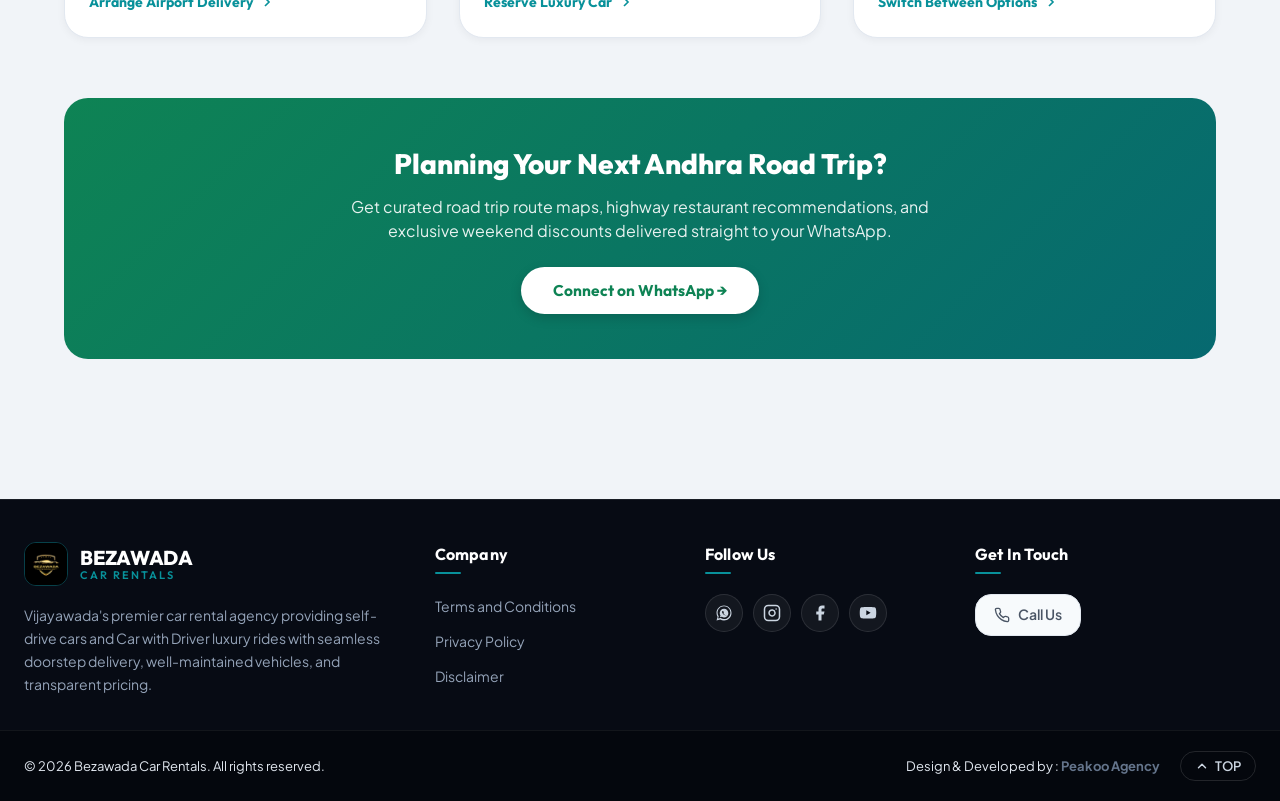
<file: blog.html>
<!DOCTYPE html>
<html lang="en">

<head>
  <meta charset="UTF-8">
  <meta name="viewport" content="width=device-width, initial-scale=1.0">
  <title>Travel Blog & Road Trip Guides | Bezawada Car Rentals</title>
  <meta name="description"
    content="Discover scenic road trips, travel tips, local attractions, and expert self-drive guides across Vijayawada, Amaravati and Andhra Pradesh.">
  <link rel="icon" href="logo/logo.jpeg" type="image/jpeg">

  <!-- Google Fonts -->
  <link rel="preconnect" href="https://fonts.googleapis.com">
  <link rel="preconnect" href="https://fonts.gstatic.com" crossorigin>
  <link
    href="https://fonts.googleapis.com/css2?family=Outfit:wght@400;500;600;700;800&family=Plus+Jakarta+Sans:wght@400;500;600;700&display=swap"
    rel="stylesheet">

  <link rel="stylesheet" href="css/style.css">
  <link rel="stylesheet" href="pages.css">
</head>

<body>

  <!-- Top Navigation Header -->
  <header class="site-header">
    <div class="header-container">
      <button class="mobile-menu-btn" id="mobileMenuBtn" aria-label="Open navigation menu">
        <svg viewBox="0 0 24 24" width="24" height="24" stroke="currentColor" stroke-width="2" fill="none"
          stroke-linecap="round" stroke-linejoin="round">
          <line x1="3" y1="12" x2="21" y2="12"></line>
          <line x1="3" y1="6" x2="21" y2="6"></line>
          <line x1="3" y1="18" x2="21" y2="18"></line>
        </svg>
      </button>

      <a href="index.html" class="brand-logo">
        <img src="logo/logo.jpeg" alt="Bezawada Car Rentals" class="logo-img">
        <div class="brand-text">
          <span class="brand-name">BEZAWADA</span>
          <span class="brand-sub">CAR RENTALS</span>
        </div>
      </a>

      <!-- Desktop Navigation Menu -->
      <nav class="desktop-nav">
        <a href="about.html" class="nav-link">About Us</a>
        <a href="blog.html" class="nav-link active">Blog</a>
        <a href="contact.html" class="nav-link">Contact</a>

      </nav>

      <!-- Header Right CTA Buttons -->
      <div class="header-actions">


        <button type="button" class="action-btn login-btn" onclick="scrollToBooking()">
          <span>Book Now</span>
          <svg viewBox="0 0 24 24" width="16" height="16" stroke="currentColor" stroke-width="2" fill="none"
            stroke-linecap="round" stroke-linejoin="round">
            <path d="M18 11V6a2 2 0 0 0-2-2a2 2 0 0 0-2 2" />
            <path d="M14 10V4a2 2 0 0 0-2-2a2 2 0 0 0-2 2v6" />
            <path d="M10 10.5V6a2 2 0 0 0-2-2a2 2 0 0 0-2 2v8" />
            <path
              d="M18 8a2 2 0 1 1 4 0v6a8 8 0 0 1-8 8h-2c-2.8 0-4.5-.86-5.99-2.34l-3.6-3.6a2 2 0 0 1 2.83-2.82L7 15" />
          </svg>
        </button>
      </div>
    </div>
  </header>

  <!-- Mobile Drawer Menu -->
  <div class="mobile-drawer" id="mobileDrawer">
    <div class="mobile-drawer-header">
      <div class="brand-logo">
        <img src="logo/logo.jpeg" alt="Bezawada Car Rentals" class="logo-img">
        <span class="brand-name">BEZAWADA CARS</span>
      </div>
      <button class="drawer-close-btn" id="drawerCloseBtn" aria-label="Close menu">&times;</button>
    </div>
    <div class="mobile-drawer-body">
      <a href="index.html#searchWidget" class="drawer-link" onclick="scrollToBooking()">Book a Car</a>
      <a href="about.html" class="drawer-link">About Us</a>
      <a href="blog.html" class="drawer-link">Blog</a>
      <a href="contact.html" class="drawer-link">Contact</a>
    </div>
  </div>

  <!-- Page Hero Header -->
  <section class="page-hero">
    <div class="page-hero-inner">

      <h1>Bezawada Travel &amp; Road Trip Journal</h1>
      <p class="lead">Curated road trip itineraries, expert car rental advice, and insider guides to exploring the
        cultural, coastal, and heritage riches of Andhra Pradesh.</p>
    </div>
  </section>

  <!-- Main Content -->
  <main class="page-container">

    <!-- Category Filter Bar -->
    <div class="blog-filter-bar">
      <button class="blog-filter-pill active" data-filter="all" onclick="filterBlog('all')">All Articles (6)</button>
      <button class="blog-filter-pill" data-filter="roadtrips" onclick="filterBlog('roadtrips')">Road Trips</button>
      <button class="blog-filter-pill" data-filter="tips" onclick="filterBlog('tips')">Rental Tips</button>
      <button class="blog-filter-pill" data-filter="fleet" onclick="filterBlog('fleet')">Car Guides</button>
      <button class="blog-filter-pill" data-filter="city" onclick="filterBlog('city')">Vijayawada &amp; Airport</button>
    </div>

    <!-- Blog Articles Grid -->
    <div class="blog-grid" id="blogGrid">

      <!-- Article 1 -->
      <article class="blog-card" data-category="roadtrips">
        <div class="blog-card-media">
          <img src="assets/images/bg.png" alt="Prakasam Barrage and scenic road trips from Vijayawada">
          <span class="blog-tag-badge">Road Trips</span>
        </div>
        <div class="blog-card-body">
          <div class="blog-meta-row">
            <span>📅 September 2026</span>
            <span>•</span>
            <span>⏱️ 6 min read</span>
          </div>
          <h3>Top 7 Scenic Weekend Road Trips from Vijayawada in a Self-Drive SUV</h3>
          <p>From the serene backwaters of Bhavani Island to the historic heights of Kondapalli Fort and the tranquil
            Buddhist stupas of Amaravati, discover the most rewarding drives within 3 hours of the city.</p>
          <a href="https://wa.me/919393093095?text=Hi%20Bezawada%20Car%20Rentals!%20I%20want%20to%20rent%20an%20SUV%20for%20a%20weekend%20road%20trip."
            target="_blank" class="blog-read-link">
            <span>Book an SUV for this trip</span>
            <svg viewBox="0 0 24 24" width="16" height="16" fill="none" stroke="currentColor" stroke-width="2.5">
              <polyline points="9 18 15 12 9 6"></polyline>
            </svg>
          </a>
        </div>
      </article>

      <!-- Article 2 -->
      <article class="blog-card" data-category="tips">
        <div class="blog-card-media">
          <img src="cars/SWIFT.jpeg" alt="Self-drive car rental tips in Vijayawada">
          <span class="blog-tag-badge">Rental Tips</span>
        </div>
        <div class="blog-card-body">
          <div class="blog-meta-row">
            <span>📅 September 2026</span>
            <span>•</span>
            <span>⏱️ 4 min read</span>
          </div>
          <h3>First Time Renting a Self-Drive Car in Vijayawada? Essential Beginner Checklist</h3>
          <p>Everything you need to verify before driving off: understanding mileage slabs (400 km/24h vs 200 km/12h),
            the 110 km/h speed policy, required address proofs, and 360° vehicle video logging.</p>
          <a href="terms.html" class="blog-read-link">
            <span>Read Complete Rental Guidelines</span>
            <svg viewBox="0 0 24 24" width="16" height="16" fill="none" stroke="currentColor" stroke-width="2.5">
              <polyline points="9 18 15 12 9 6"></polyline>
            </svg>
          </a>
        </div>
      </article>

      <!-- Article 3 -->
      <article class="blog-card" data-category="fleet">
        <div class="blog-card-media">
          <img src="cars/INNOVA%20CRYSTA.jpeg" alt="Toyota Innova Crysta for family trips across Andhra Pradesh">
          <span class="blog-tag-badge">Car Guides</span>
        </div>
        <div class="blog-card-body">
          <div class="blog-meta-row">
            <span>📅 August 2026</span>
            <span>•</span>
            <span>⏱️ 5 min read</span>
          </div>
          <h3>Why the Toyota Innova Crysta is the Undisputed King of Andhra Family Road Trips</h3>
          <p>Unmatched long-distance highway comfort on NH16, plush dual-zone climate control, effortless luggage
            capacity, and superior passenger legroom make the Crysta the #1 choice for pilgrimages to Tirupati and
            family vacations.</p>
          <a href="https://wa.me/919393093095?text=Hello%20Bezawada%20Car%20Rentals!%20I%20am%20interested%20in%20booking%20the%20Innova%20Crysta."
            target="_blank" class="blog-read-link">
            <span>Inquire About Innova Crysta</span>
            <svg viewBox="0 0 24 24" width="16" height="16" fill="none" stroke="currentColor" stroke-width="2.5">
              <polyline points="9 18 15 12 9 6"></polyline>
            </svg>
          </a>
        </div>
      </article>

      <!-- Article 4 -->
      <article class="blog-card" data-category="city">
        <div class="blog-card-media">
          <img src="cars/CRETA.jpeg" alt="Gannavaram Airport car rental in Vijayawada">
          <span class="blog-tag-badge">Airport Guide</span>
        </div>
        <div class="blog-card-body">
          <div class="blog-meta-row">
            <span>📅 August 2026</span>
            <span>•</span>
            <span>⏱️ 4 min read</span>
          </div>
          <h3>Gannavaram Airport (VGA) Car Rental Guide: Smooth Landing to Amaravati</h3>
          <p>Arriving by flight? Skip overpriced taxi queues and surge pricing. Learn how our dedicated meet-and-greet
            airport delivery allows you to receive your keys right outside the arrival gate within 10 minutes.</p>
          <a href="contact.html" class="blog-read-link">
            <span>Arrange Airport Delivery</span>
            <svg viewBox="0 0 24 24" width="16" height="16" fill="none" stroke="currentColor" stroke-width="2.5">
              <polyline points="9 18 15 12 9 6"></polyline>
            </svg>
          </a>
        </div>
      </article>

      <!-- Article 5 -->
      <article class="blog-card" data-category="fleet">
        <div class="blog-card-media">
          <img src="cars/BMW%20320D.jpeg" alt="Luxury car rental BMW 320d for weddings and VIP travel in Vijayawada">
          <span class="blog-tag-badge">Car Guides</span>
        </div>
        <div class="blog-card-body">
          <div class="blog-meta-row">
            <span>📅 July 2026</span>
            <span>•</span>
            <span>⏱️ 5 min read</span>
          </div>
          <h3>Luxury Sedans for Weddings &amp; Executive Travel in Vijayawada: BMW &amp; Mercedes Benz</h3>
          <p>Make a distinguished entrance at high-profile corporate conventions, luxury weddings, and VIP events.
            Explore our chauffeur-driven and self-drive luxury fleet featuring the BMW 320d and Mercedes-Benz C220D.</p>
          <a href="https://wa.me/919393093095?text=Hello%20Bezawada%20Car%20Rentals!%20I%20would%20like%20to%20rent%20a%20luxury%20car."
            target="_blank" class="blog-read-link">
            <span>Reserve Luxury Car</span>
            <svg viewBox="0 0 24 24" width="16" height="16" fill="none" stroke="currentColor" stroke-width="2.5">
              <polyline points="9 18 15 12 9 6"></polyline>
            </svg>
          </a>
        </div>
      </article>

      <!-- Article 6 -->
      <article class="blog-card" data-category="tips">
        <div class="blog-card-media">
          <img src="cars/THAR.jpeg" alt="Mahindra Thar 4x4 self drive car rental">
          <span class="blog-tag-badge">Travel Tips</span>
        </div>
        <div class="blog-card-body">
          <div class="blog-meta-row">
            <span>📅 July 2026</span>
            <span>•</span>
            <span>⏱️ 5 min read</span>
          </div>
          <h3>Self-Drive vs. Chauffeur-Driven: Which Option Best Suits Your Itinerary?</h3>
          <p>Comparing costs, personal privacy, driving endurance on highway stretches, and route flexibility to help
            you decide whether to take the steering wheel yourself or relax with an experienced local driver.</p>
          <a href="index.html#searchWidget" class="blog-read-link">
            <span>Switch Between Options</span>
            <svg viewBox="0 0 24 24" width="16" height="16" fill="none" stroke="currentColor" stroke-width="2.5">
              <polyline points="9 18 15 12 9 6"></polyline>
            </svg>
          </a>
        </div>
      </article>

    </div>

    <!-- Newsletter & WhatsApp Community Banner -->
    <div
      style="background: linear-gradient(135deg, #0e8354 0%, #066970 100%); border-radius: var(--radius-lg); padding: 45px 30px; text-align: center; color: white;">
      <h3 style="font-family: var(--font-heading); font-size: 28px; font-weight: 800; margin-bottom: 10px;">Planning
        Your Next Andhra Road Trip?</h3>
      <p style="font-size: 16px; color: rgba(255,255,255,0.9); max-width: 580px; margin: 0 auto 24px;">Get curated road
        trip route maps, highway restaurant recommendations, and exclusive weekend discounts delivered straight to your
        WhatsApp.</p>
      <a href="https://wa.me/919393093095?text=Hello%20Bezawada%20Car%20Rentals!%20Please%20send%20me%20road%20trip%20packages%20and%20offers."
        target="_blank" rel="noopener noreferrer" class="terms-highlight-cta"
        style="font-size: 15.5px; padding: 12px 32px; display: inline-block;">
        Connect on WhatsApp &rarr;
      </a>
    </div>

  </main>

  <!-- ==========================================================================
       SECTION 7: FOOTER SECTION (4 Columns, Trust Ribbon, Copyright & Back to Top)
       ========================================================================== -->
  <footer class="site-footer" id="siteFooter" role="contentinfo">
    <div class="footer-top-wrap">
      <div class="footer-main-grid">

        <!-- Col 1: Brand Info -->
        <div class="footer-brand-col">
          <a href="index.html" class="footer-logo-link">
            <img src="logo/logo.jpeg" alt="Bezawada Car Rentals Logo" class="footer-logo-img">
            <div class="footer-brand-title">
              BEZAWADA
              <span>CAR RENTALS</span>
            </div>
          </a>
          <p class="footer-about-text">
            Vijayawada's premier car rental agency providing self-drive cars and Car with Driver luxury rides with
            seamless doorstep delivery, well-maintained vehicles, and transparent pricing.
          </p>
        </div>

        <!-- Col 2: Fleet & Rentals -->
        <div class="footer-col">
          <h3 class="footer-col-title">Company</h3>
          <ul class="footer-nav-list">

            <li><a href="terms.html">Terms and Conditions </a></li>
            <li><a href="privacy-policy.html">Privacy Policy</a></li>
            <li><a href="disclaimer.html">Disclaimer</a></li>
          </ul>
        </div>


        <div class="footer-col">
          <h3 class="footer-col-title">Follow Us</h3>
          <div class="footer-social-links">
            <a href="https://wa.me/919393093095" target="_blank" rel="noopener" class="footer-social-btn"
              aria-label="WhatsApp">
              <svg viewBox="0 0 24 24" width="18" height="18" fill="currentColor">
                <path
                  d="M12.031 6.172c-3.181 0-5.767 2.586-5.768 5.766-.001 1.298.38 2.27 1.019 3.287l-.711 2.592 2.654-.696c1.004.582 1.777.822 2.806.822 3.181 0 5.767-2.587 5.767-5.766.001-3.182-2.585-5.805-5.767-5.805zm3.377 8.21c-.14.393-.715.753-1.009.799-.283.044-.645.064-1.04-.063-.585-.188-1.339-.533-2.316-1.511-.98-.98-1.325-1.734-1.514-2.32-.127-.395-.107-.757-.063-1.04.046-.294.406-.869.799-1.009.19-.068.396-.039.544.073l.87 1.258c.148.214.156.495.021.718l-.348.572c-.068.112-.083.247-.04.37.199.57.653 1.189 1.183 1.719.53.53 1.149.984 1.719 1.183.123.043.258.028.37-.04l.572-.348c.223-.135.504-.127.718.021l1.258.87c.112.148.141.354.073.544z" />
                <path
                  d="M12 2C6.477 2 2 6.477 2 12c0 1.89.525 3.66 1.438 5.176L2 22l4.965-1.399C8.423 21.503 10.155 22 12 22c5.523 0 10-4.477 10-10S17.523 2 12 2zm0 18c-1.637 0-3.167-.47-4.464-1.284l-.32-.2-3.149.887.886-3.085-.207-.328C3.896 14.673 3.428 13.155 3.428 11.5 3.428 6.772 7.272 2.928 12 2.928 16.728 2.928 20.572 6.772 20.572 11.5 20.572 16.228 16.728 20 12 20z" />
              </svg>
            </a>
            <a href="https://www.instagram.com/bezawada_carrentals/" target="_blank" rel="noopener"
              class="footer-social-btn" aria-label="Instagram">
              <svg viewBox="0 0 24 24" width="18" height="18" fill="none" stroke="currentColor" stroke-width="2"
                stroke-linecap="round" stroke-linejoin="round">
                <rect x="2" y="2" width="20" height="20" rx="5" ry="5"></rect>
                <path d="M16 11.37A4 4 0 1 1 12.63 8 4 4 0 0 1 16 11.37z"></path>
                <line x1="17.5" y1="6.5" x2="17.51" y2="6.5"></line>
              </svg>
            </a>
            <a href="https://facebook.com" target="_blank" rel="noopener" class="footer-social-btn"
              aria-label="Facebook">
              <svg viewBox="0 0 24 24" width="18" height="18" fill="currentColor">
                <path d="M18 2h-3a5 5 0 0 0-5 5v3H7v4h3v8h4v-8h3l1-4h-4V7a1 1 0 0 1 1-1h3z"></path>
              </svg>
            </a>
            <a href="https://youtube.com" target="_blank" rel="noopener" class="footer-social-btn" aria-label="YouTube">
              <svg viewBox="0 0 24 24" width="18" height="18" fill="currentColor">
                <path
                  d="M22.54 6.42a2.78 2.78 0 0 0-1.94-2C18.88 4 12 4 12 4s-6.88 0-8.6.46a2.78 2.78 0 0 0-1.94 2A29 29 0 0 0 1 11.75a29 29 0 0 0 .46 5.33A2.78 2.78 0 0 0 3.4 19c1.72.46 8.6.46 8.6.46s6.88 0 8.6-.46a2.78 2.78 0 0 0 1.94-2 29 29 0 0 0 .46-5.25 29 29 0 0 0-.46-5.33z" />
                <polygon points="9.75 15.02 15.5 11.75 9.75 8.48 9.75 15.02" fill="#070B14" />
              </svg>
            </a>
          </div>
        </div>

        <div class="footer-col">
          <h3 class="footer-col-title">Get In Touch</h3>
          <a href="tel:+919393093095" class="action-btn hotline-btn" title="Call Bezawada Car Rentals">
            <svg viewBox="0 0 24 24" width="16" height="16" stroke="currentColor" stroke-width="2" fill="none"
              stroke-linecap="round" stroke-linejoin="round">
              <path
                d="M22 16.92v3a2 2 0 0 1-2.18 2 19.79 19.79 0 0 1-8.63-3.07 19.5 19.5 0 0 1-6-6 19.79 19.79 0 0 1-3.07-8.67A2 2 0 0 1 4.11 2h3a2 2 0 0 1 2 1.72 12.84 12.84 0 0 0 .7 2.81 2 2 0 0 1-.45 2.11L8.09 9.91a16 16 0 0 0 6 6l1.27-1.27a2 2 0 0 1 2.11-.45 12.84 12.84 0 0 0 2.81.7A2 2 0 0 1 22 16.92z">
              </path>
            </svg>
            <span class="hotline-text"> Call Us </span>
          </a>

        </div>
      </div>
    </div>

    <!-- Footer Bottom Bar -->
    <div class="footer-bottom-bar">
      <div class="footer-bottom-inner">
        <div class="footer-copyright" style="color: #E2E8F0;">
          © 2026 Bezawada Car Rentals. All rights reserved.
        </div>
        <div class="footer-bottom-links" style="color: #E2E8F0;">
          <p>Design & Developed by : <a href="https://www.peakoo.agency" target="_blank">
              <b>Peakoo Agency</b></a>
          </p>
          <button class="btn-back-to-top" type="button" onclick="window.scrollTo({top: 0, behavior: 'smooth'})"
            aria-label="Back to top">
            <svg viewBox="0 0 24 24" width="14" height="14" fill="none" stroke="currentColor" stroke-width="2.5"
              stroke-linecap="round" stroke-linejoin="round">
              <polyline points="18 15 12 9 6 15"></polyline>
            </svg>
            <span>TOP</span>
          </button>
        </div>
      </div>
    </div>
  </footer>

  <script>
    const mobileMenuBtn = document.getElementById('mobileMenuBtn');
    const drawerCloseBtn = document.getElementById('drawerCloseBtn');
    const mobileDrawer = document.getElementById('mobileDrawer');

    if (mobileMenuBtn && mobileDrawer) {
      mobileMenuBtn.addEventListener('click', () => mobileDrawer.classList.add('active'));
    }
    if (drawerCloseBtn && mobileDrawer) {
      drawerCloseBtn.addEventListener('click', () => mobileDrawer.classList.remove('active'));
    }
    document.addEventListener('click', (e) => {
      if (mobileDrawer && mobileDrawer.classList.contains('active') && !mobileDrawer.contains(e.target) && mobileMenuBtn && !mobileMenuBtn.contains(e.target)) {
        mobileDrawer.classList.remove('active');
      }
    });

    function scrollToBooking() {
      window.location.href = 'index.html#popularCarsSection';
    }

    function filterBlog(category) {
      const pills = document.querySelectorAll('.blog-filter-pill');
      pills.forEach(p => p.classList.remove('active'));
      const activePill = document.querySelector(`.blog-filter-pill[data-filter="${category}"]`);
      if (activePill) activePill.classList.add('active');

      const cards = document.querySelectorAll('.blog-card');
      cards.forEach(card => {
        const cat = card.getAttribute('data-category');
        if (category === 'all' || cat === category) {
          card.style.display = 'flex';
        } else {
          card.style.display = 'none';
        }
      });
    }
  </script>

  <!-- =========================================
       FLOATING WHATSAPP CTA
       ========================================= -->
  <a href="https://wa.me/919393093095?text=Hello%20Bezawada%20Car%20Rentals!%20I%20would%20like%20to%20inquire%20about%20booking%20a%20car."
    target="_blank" rel="noopener noreferrer" class="whatsapp-float" id="whatsappFloat"
    aria-label="Chat with Bezawada Car Rentals on WhatsApp">
    <div class="whatsapp-pulse" aria-hidden="true"></div>
    <svg viewBox="0 0 24 24" width="32" height="32" fill="#ffffff" aria-hidden="true">
      <path
        d="M12.04 2C6.58 2 2.13 6.45 2.13 11.91c0 2.11.66 4.07 1.79 5.68L2 22l4.57-1.87c1.55 1.01 3.39 1.6 5.47 1.6 5.46 0 9.91-4.45 9.91-9.91S17.5 2 12.04 2zm0 18.06c-1.8 0-3.48-.54-4.88-1.46l-.35-.23-2.73 1.12 1.14-2.65-.24-.37A8.15 8.15 0 0 1 3.91 11.9c0-4.48 3.65-8.13 8.13-8.13 4.48 0 8.13 3.65 8.13 8.13 0 4.49-3.65 8.16-8.13 8.16zm4.72-6.1c-.26-.13-1.54-.76-1.78-.85-.24-.09-.41-.13-.59.13-.17.26-.68.85-.83 1.02-.15.17-.3.19-.56.06-.26-.13-1.1-.4-2.1-1.28-.77-.69-1.3-1.54-1.45-1.8-.15-.26-.02-.4.11-.53.12-.12.26-.3.39-.46.13-.15.17-.26.26-.43.09-.17.04-.32-.02-.45s-.59-1.42-.81-1.94c-.21-.51-.43-.44-.59-.45h-.5c-.17 0-.45.06-.69.32-.24.26-.91.89-.91 2.17 0 1.28.93 2.52 1.06 2.7.13.17 1.84 2.81 4.46 3.94.62.27 1.11.43 1.49.55.63.2 1.2.17 1.65.1.5-.07 1.54-.63 1.76-1.24.22-.61.22-1.13.15-1.24-.06-.11-.23-.17-.49-.3z" />
    </svg>
    <span class="whatsapp-tooltip">Chat with us</span>
  </a>
</body>

</html>
</file>
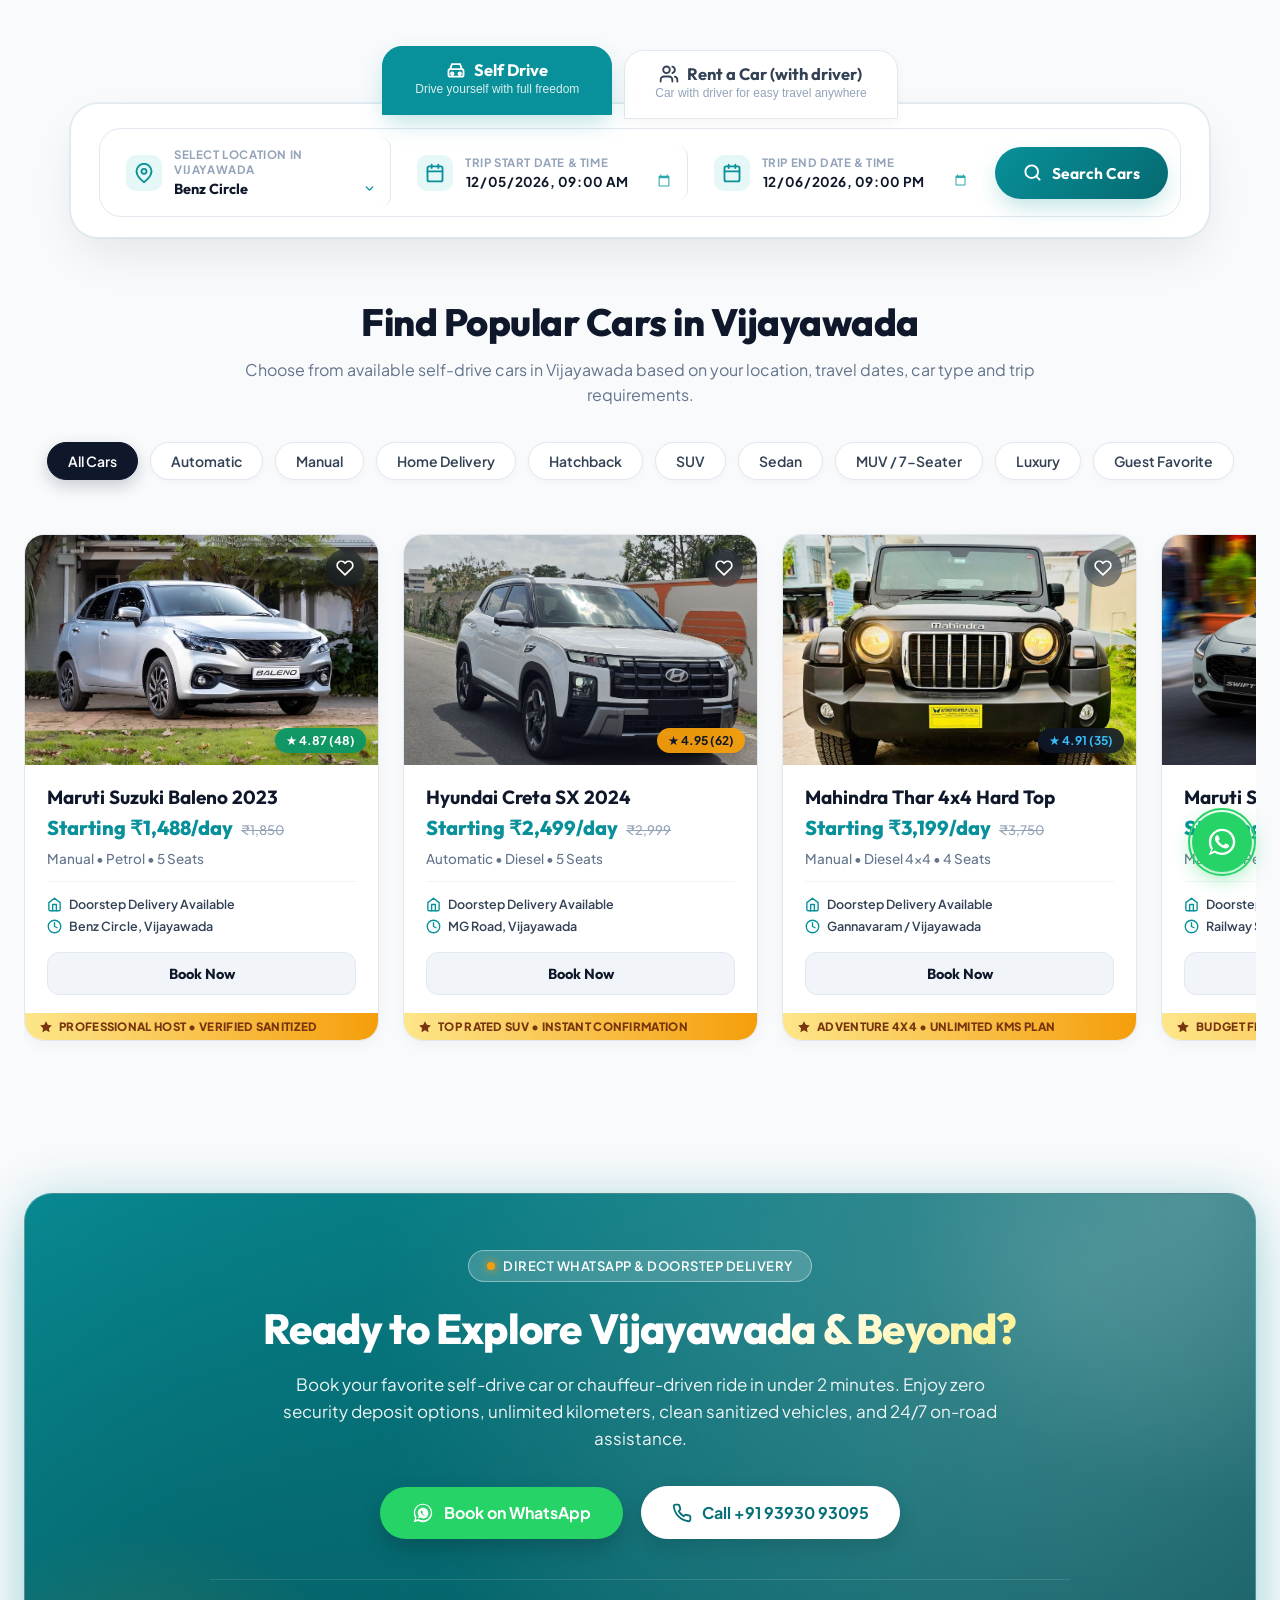
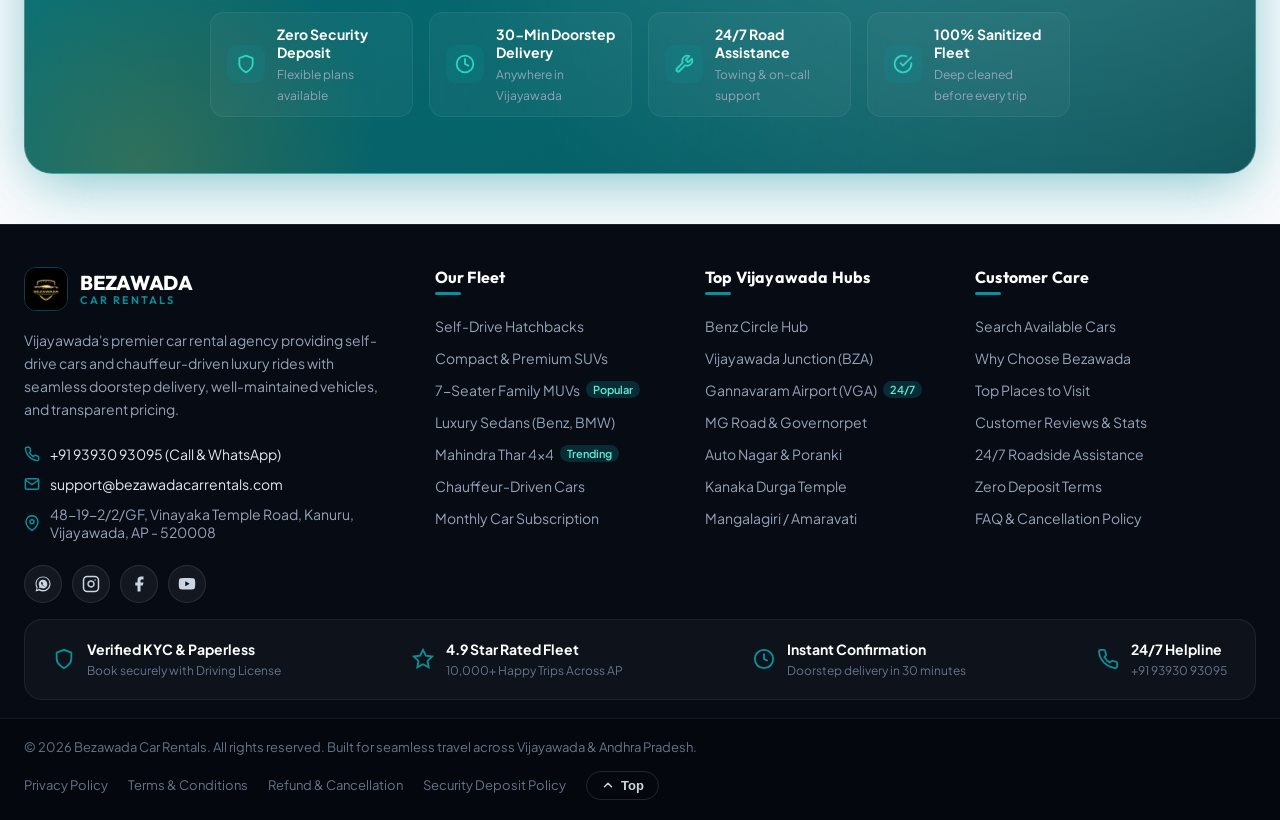
<file: cars_booking.html>
<!DOCTYPE html>
<html lang="en">

<head>
    <meta charset="UTF-8">
    <meta name="viewport" content="width=device-width, initial-scale=1.0">
    <title>Find Popular Cars in Vijayawada - Bezawada Car Rentals</title>

    <!-- Google Fonts: Outfit & Plus Jakarta Sans -->
    <link rel="preconnect" href="https://fonts.googleapis.com">
    <link rel="preconnect" href="https://fonts.gstatic.com" crossorigin>
    <link href="https://fonts.googleapis.com/css2?family=Outfit:wght@500;600;700;800&family=Plus+Jakarta+Sans:wght@400;500;600;700&display=swap" rel="stylesheet">

    <link rel="stylesheet" href="cars_booking.css">
</head>

<body>

    <div class="page-wrapper">

        <!-- ==========================================================================
             1. SEARCH & BOOKING BAR (Zoomcar Style - 2 Options Only)
             ========================================================================== -->
        <section class="search-widget-container" id="searchWidget">

            <!-- 2 Options Switcher Only -->
            <div class="search-tabs" role="tablist">
                <button class="search-tab-btn active" id="tabSelfDrive" type="button" role="tab" aria-selected="true">
                    <div class="tab-title">
                        <svg viewBox="0 0 24 24" width="20" height="20" fill="none" stroke="currentColor" stroke-width="2.2" stroke-linecap="round" stroke-linejoin="round">
                            <rect x="3" y="11" width="18" height="9" rx="2" />
                            <circle cx="7.5" cy="16.5" r="1.5" />
                            <circle cx="16.5" cy="16.5" r="1.5" />
                            <path d="M5 11l2-6h10l2 6" />
                        </svg>
                        Self Drive
                    </div>
                    <div class="tab-sub">Drive yourself with full freedom</div>
                </button>

                <button class="search-tab-btn" id="tabWithDriver" type="button" role="tab" aria-selected="false">
                    <div class="tab-title">
                        <svg viewBox="0 0 24 24" width="20" height="20" fill="none" stroke="currentColor" stroke-width="2.2" stroke-linecap="round" stroke-linejoin="round">
                            <path d="M16 21v-2a4 4 0 0 0-4-4H6a4 4 0 0 0-4 4v2" />
                            <circle cx="9" cy="7" r="4" />
                            <path d="M22 21v-2a4 4 0 0 0-3-3.87" />
                            <path d="M16 3.13a4 4 0 0 1 0 7.75" />
                        </svg>
                        Rent a Car (with driver)
                    </div>
                    <div class="tab-sub">Car with driver for easy travel anywhere</div>
                </button>
            </div>

            <!-- Search Fields Card -->
            <div class="search-box-card">
                <form id="carSearchForm" onsubmit="event.preventDefault(); handleSearchSubmit();">
                    <div class="search-fields-grid">

                        <!-- Select Location in Vijayawada -->
                        <div class="search-field" id="fieldLocation" tabindex="0">
                            <div class="field-icon">
                                <svg viewBox="0 0 24 24" width="20" height="20" fill="none" stroke="currentColor" stroke-width="2.2" stroke-linecap="round" stroke-linejoin="round">
                                    <path d="M21 10c0 7-9 13-9 13s-9-6-9-13a9 9 0 0 1 18 0z" />
                                    <circle cx="12" cy="10" r="3" />
                                </svg>
                            </div>
                            <div class="field-content">
                                <span class="field-label">Select Location in Vijayawada</span>
                                <select class="field-input" id="locationSelect" aria-label="Select Location in Vijayawada">
                                    <option value="Benz Circle" selected>Benz Circle</option>
                                    <option value="Vijayawada Railway Station">Vijayawada Railway Station</option>
                                    <option value="Gannavaram Airport">Gannavaram Airport</option>
                                    <option value="MG Road (Bandar Road)">MG Road (Bandar Road)</option>
                                    <option value="Auto Nagar">Auto Nagar</option>
                                    <option value="Governorpet / Besant Road">Governorpet / Besant Road</option>
                                    <option value="Kanaka Durga Temple / One Town">Kanaka Durga Temple / One Town</option>
                                    <option value="Enikepadu / Ramavarappadu">Enikepadu / Ramavarappadu</option>
                                    <option value="Poranki / Penamaluru">Poranki / Penamaluru</option>
                                    <option value="Bhavanipuram / Gollapudi">Bhavanipuram / Gollapudi</option>
                                    <option value="Doorstep Delivery (Vijayawada)">Doorstep Delivery (Anywhere in Vijayawada)</option>
                                </select>
                            </div>
                        </div>

                        <!-- Trip Start Date & Time -->
                        <div class="search-field" id="fieldStart" tabindex="0">
                            <div class="field-icon">
                                <svg viewBox="0 0 24 24" width="20" height="20" fill="none" stroke="currentColor" stroke-width="2.2" stroke-linecap="round" stroke-linejoin="round">
                                    <rect x="3" y="4" width="18" height="18" rx="2" ry="2" />
                                    <line x1="16" y1="2" x2="16" y2="6" />
                                    <line x1="8" y1="2" x2="8" y2="6" />
                                    <line x1="3" y1="10" x2="21" y2="10" />
                                </svg>
                            </div>
                            <div class="field-content">
                                <span class="field-label">Trip Start Date &amp; Time</span>
                                <input type="datetime-local" class="field-input" id="tripStartDate" aria-label="Select Trip Start Date and Time">
                            </div>
                        </div>

                        <!-- Trip End Date & Time -->
                        <div class="search-field no-divider" id="fieldEnd" tabindex="0">
                            <div class="field-icon">
                                <svg viewBox="0 0 24 24" width="20" height="20" fill="none" stroke="currentColor" stroke-width="2.2" stroke-linecap="round" stroke-linejoin="round">
                                    <rect x="3" y="4" width="18" height="18" rx="2" ry="2" />
                                    <line x1="16" y1="2" x2="16" y2="6" />
                                    <line x1="8" y1="2" x2="8" y2="6" />
                                    <line x1="3" y1="10" x2="21" y2="10" />
                                </svg>
                            </div>
                            <div class="field-content">
                                <span class="field-label">Trip End Date &amp; Time</span>
                                <input type="datetime-local" class="field-input" id="tripEndDate" aria-label="Select Trip End Date and Time">
                            </div>
                        </div>

                        <!-- Search Button -->
                        <button type="submit" class="btn-search-cars" id="btnSearchSubmit">
                            <svg viewBox="0 0 24 24" width="19" height="19" fill="none" stroke="currentColor" stroke-width="2.4" stroke-linecap="round" stroke-linejoin="round">
                                <circle cx="11" cy="11" r="8" />
                                <line x1="21" y1="21" x2="16.65" y2="16.65" />
                            </svg>
                            Search Cars
                        </button>

                    </div>
                </form>
            </div>

        </section>

        <!-- ==========================================================================
             2. POPULAR CARS IN VIJAYAWADA SECTION (Zoomcar Cards Grid)
             ========================================================================== -->
        <section class="cars-section" id="popularCarsSection">

            <div class="cars-header">
                <h2>Find Popular Cars in Vijayawada</h2>
                <p>Choose from available self-drive cars in Vijayawada based on your location, travel dates, car type and trip requirements.</p>
            </div>

            <!-- Category Filter Pills -->
            <div class="filter-pills-bar" role="tablist">
                <button class="filter-pill active" data-category="all" type="button">All Cars</button>
                <button class="filter-pill" data-category="automatic" type="button">Automatic</button>
                <button class="filter-pill" data-category="manual" type="button">Manual</button>
                <button class="filter-pill" data-category="home-delivery" type="button">Home Delivery</button>
                <button class="filter-pill" data-category="hatchback" type="button">Hatchback</button>
                <button class="filter-pill" data-category="suv" type="button">SUV</button>
                <button class="filter-pill" data-category="sedan" type="button">Sedan</button>
                <button class="filter-pill" data-category="muv" type="button">MUV / 7-Seater</button>
                <button class="filter-pill" data-category="luxury" type="button">Luxury</button>
                <button class="filter-pill" data-category="guest-fav" type="button">Guest Favorite</button>
            </div>

            <!-- Single Line Horizontal Slider with Round Navigation Buttons -->
            <div class="cars-carousel-wrapper">

                <button class="slider-round-btn prev-btn" id="sliderPrevBtn" aria-label="Previous Cars" type="button" onclick="scrollCarsSlider(-1)">
                    <svg viewBox="0 0 24 24" width="22" height="22" fill="none" stroke="currentColor" stroke-width="2.6" stroke-linecap="round" stroke-linejoin="round">
                        <polyline points="15 18 9 12 15 6"></polyline>
                    </svg>
                </button>

                <div class="cars-slider-track" id="carsSliderTrack">

                    <!-- 1. Baleno -->
                    <div class="car-card" data-category="hatchback home-delivery guest-fav manual" tabindex="0">
                        <div class="card-media">
                            <img src="cars/Baleno.jpeg" alt="Maruti Suzuki Baleno" class="img-align-baleno" loading="lazy">
                            <button class="btn-wishlist" type="button" aria-label="Add to wishlist" onclick="toggleWishlist(this, event)">
                                <svg viewBox="0 0 24 24" width="18" height="18" fill="none" stroke="currentColor" stroke-width="2.2" stroke-linecap="round" stroke-linejoin="round">
                                    <path d="M20.84 4.61a5.5 5.5 0 0 0-7.78 0L12 5.67l-1.06-1.06a5.5 5.5 0 0 0-7.78 7.78l1.06 1.06L12 21.23l7.78-7.78 1.06-1.06a5.5 5.5 0 0 0 0-7.78z" />
                                </svg>
                            </button>
                            <div class="card-rating-badge rating-green">
                                ★ 4.87 (48)
                            </div>
                        </div>
                        <div class="card-body">
                            <h3 class="car-title">Maruti Suzuki Baleno 2023</h3>
                            <div class="car-pricing-row">
                                <span class="price-main">Starting ₹1,488/day</span>
                                <span class="price-sub">₹1,850</span>
                            </div>
                            <div class="car-specs">Manual • Petrol • 5 Seats</div>
                            <div class="card-perks">
                                <div class="perk-item">
                                     <svg viewBox="0 0 24 24" width="15" height="15" fill="none" stroke="currentColor" stroke-width="2.2" stroke-linecap="round" stroke-linejoin="round"><path d="M3 9l9-7 9 7v11a2 2 0 0 1-2 2H5a2 2 0 0 1-2-2z"></path><polyline points="9 22 9 12 15 12 15 22"></polyline></svg>
                                    <span>Doorstep Delivery Available</span>
                                </div>
                                <div class="perk-item">
                                    <svg viewBox="0 0 24 24" width="15" height="15" fill="none" stroke="currentColor" stroke-width="2.2" stroke-linecap="round" stroke-linejoin="round"><circle cx="12" cy="12" r="10"></circle><polyline points="12 6 12 12 16 14"></polyline></svg>
                                    <span>Benz Circle, Vijayawada</span>
                                </div>
                            </div>
                            <div class="card-action">
                                <button class="btn-book-card" type="button" onclick="bookCar('Maruti Suzuki Baleno 2023', 'Starting ₹1,488/day', 'Manual • Petrol • 5 Seats')">Book Now</button>
                            </div>
                        </div>
                        <div class="host-badge-bar">
                            <svg viewBox="0 0 24 24" width="14" height="14" fill="currentColor"><path d="M12 2l3.09 6.26L22 9.27l-5 4.87 1.18 6.88L12 17.77l-6.18 3.25L7 14.14 2 9.27l6.91-1.01L12 2z"/></svg>
                            Professional Host • Verified Sanitized
                        </div>
                    </div>

                    <!-- 2. Creta -->
                    <div class="car-card" data-category="suv home-delivery guest-fav automatic" tabindex="0">
                        <div class="card-media">
                            <img src="cars/CRETA.jpeg" alt="Hyundai Creta" class="img-align-creta" loading="lazy">
                            <button class="btn-wishlist" type="button" aria-label="Add to wishlist" onclick="toggleWishlist(this, event)">
                                <svg viewBox="0 0 24 24" width="18" height="18" fill="none" stroke="currentColor" stroke-width="2.2" stroke-linecap="round" stroke-linejoin="round">
                                    <path d="M20.84 4.61a5.5 5.5 0 0 0-7.78 0L12 5.67l-1.06-1.06a5.5 5.5 0 0 0-7.78 7.78l1.06 1.06L12 21.23l7.78-7.78 1.06-1.06a5.5 5.5 0 0 0 0-7.78z" />
                                </svg>
                            </button>
                            <div class="card-rating-badge rating-gold">
                                ★ 4.95 (62)
                            </div>
                        </div>
                        <div class="card-body">
                            <h3 class="car-title">Hyundai Creta SX 2024</h3>
                            <div class="car-pricing-row">
                                <span class="price-main">Starting ₹2,499/day</span>
                                <span class="price-sub">₹2,999</span>
                            </div>
                            <div class="car-specs">Automatic • Diesel • 5 Seats</div>
                            <div class="card-perks">
                                <div class="perk-item">
                                    <svg viewBox="0 0 24 24" width="15" height="15" fill="none" stroke="currentColor" stroke-width="2.2" stroke-linecap="round" stroke-linejoin="round"><path d="M3 9l9-7 9 7v11a2 2 0 0 1-2 2H5a2 2 0 0 1-2-2z"></path><polyline points="9 22 9 12 15 12 15 22"></polyline></svg>
                                    <span>Doorstep Delivery Available</span>
                                </div>
                                <div class="perk-item">
                                    <svg viewBox="0 0 24 24" width="15" height="15" fill="none" stroke="currentColor" stroke-width="2.2" stroke-linecap="round" stroke-linejoin="round"><circle cx="12" cy="12" r="10"></circle><polyline points="12 6 12 12 16 14"></polyline></svg>
                                    <span>MG Road, Vijayawada</span>
                                </div>
                            </div>
                            <div class="card-action">
                                <button class="btn-book-card" type="button" onclick="bookCar('Hyundai Creta SX 2024', 'Starting ₹2,499/day', 'Automatic • Diesel • 5 Seats')">Book Now</button>
                            </div>
                        </div>
                        <div class="host-badge-bar">
                            <svg viewBox="0 0 24 24" width="14" height="14" fill="currentColor"><path d="M12 2l3.09 6.26L22 9.27l-5 4.87 1.18 6.88L12 17.77l-6.18 3.25L7 14.14 2 9.27l6.91-1.01L12 2z"/></svg>
                            Top Rated SUV • Instant Confirmation
                        </div>
                    </div>

                    <!-- 3. Thar -->
                    <div class="car-card" data-category="suv home-delivery manual" tabindex="0">
                        <div class="card-media">
                            <img src="cars/THAR.jpeg" alt="Mahindra Thar" class="img-align-thar" loading="lazy">
                            <button class="btn-wishlist" type="button" aria-label="Add to wishlist" onclick="toggleWishlist(this, event)">
                                <svg viewBox="0 0 24 24" width="18" height="18" fill="none" stroke="currentColor" stroke-width="2.2" stroke-linecap="round" stroke-linejoin="round">
                                    <path d="M20.84 4.61a5.5 5.5 0 0 0-7.78 0L12 5.67l-1.06-1.06a5.5 5.5 0 0 0-7.78 7.78l1.06 1.06L12 21.23l7.78-7.78 1.06-1.06a5.5 5.5 0 0 0 0-7.78z" />
                                </svg>
                            </button>
                            <div class="card-rating-badge rating-dark">
                                ★ 4.91 (35)
                            </div>
                        </div>
                        <div class="card-body">
                            <h3 class="car-title">Mahindra Thar 4x4 Hard Top</h3>
                            <div class="car-pricing-row">
                                <span class="price-main">Starting ₹3,199/day</span>
                                <span class="price-sub">₹3,750</span>
                            </div>
                            <div class="car-specs">Manual • Diesel 4x4 • 4 Seats</div>
                            <div class="card-perks">
                                <div class="perk-item">
                                    <svg viewBox="0 0 24 24" width="15" height="15" fill="none" stroke="currentColor" stroke-width="2.2" stroke-linecap="round" stroke-linejoin="round"><path d="M3 9l9-7 9 7v11a2 2 0 0 1-2 2H5a2 2 0 0 1-2-2z"></path><polyline points="9 22 9 12 15 12 15 22"></polyline></svg>
                                    <span>Doorstep Delivery Available</span>
                                </div>
                                <div class="perk-item">
                                    <svg viewBox="0 0 24 24" width="15" height="15" fill="none" stroke="currentColor" stroke-width="2.2" stroke-linecap="round" stroke-linejoin="round"><circle cx="12" cy="12" r="10"></circle><polyline points="12 6 12 12 16 14"></polyline></svg>
                                    <span>Gannavaram / Vijayawada</span>
                                </div>
                            </div>
                            <div class="card-action">
                                <button class="btn-book-card" type="button" onclick="bookCar('Mahindra Thar 4x4 Hard Top', 'Starting ₹3,199/day', 'Manual • Diesel 4x4 • 4 Seats')">Book Now</button>
                            </div>
                        </div>
                        <div class="host-badge-bar">
                            <svg viewBox="0 0 24 24" width="14" height="14" fill="currentColor"><path d="M12 2l3.09 6.26L22 9.27l-5 4.87 1.18 6.88L12 17.77l-6.18 3.25L7 14.14 2 9.27l6.91-1.01L12 2z"/></svg>
                            Adventure 4x4 • Unlimited Kms Plan
                        </div>
                    </div>

                    <!-- 4. Swift -->
                    <div class="car-card" data-category="hatchback home-delivery manual" tabindex="0">
                        <div class="card-media">
                            <img src="cars/SWIFT.jpeg" alt="Maruti Suzuki Swift" class="img-align-swift" loading="lazy">
                            <button class="btn-wishlist" type="button" aria-label="Add to wishlist" onclick="toggleWishlist(this, event)">
                                <svg viewBox="0 0 24 24" width="18" height="18" fill="none" stroke="currentColor" stroke-width="2.2" stroke-linecap="round" stroke-linejoin="round">
                                    <path d="M20.84 4.61a5.5 5.5 0 0 0-7.78 0L12 5.67l-1.06-1.06a5.5 5.5 0 0 0-7.78 7.78l1.06 1.06L12 21.23l7.78-7.78 1.06-1.06a5.5 5.5 0 0 0 0-7.78z" />
                                </svg>
                            </button>
                            <div class="card-rating-badge rating-green">
                                ★ 4.82 (55)
                            </div>
                        </div>
                        <div class="card-body">
                            <h3 class="car-title">Maruti Suzuki Swift ZXi</h3>
                            <div class="car-pricing-row">
                                <span class="price-main">Starting ₹1,399/day</span>
                                <span class="price-sub">₹1,700</span>
                            </div>
                            <div class="car-specs">Manual • Petrol • 5 Seats</div>
                            <div class="card-perks">
                                <div class="perk-item">
                                    <svg viewBox="0 0 24 24" width="15" height="15" fill="none" stroke="currentColor" stroke-width="2.2" stroke-linecap="round" stroke-linejoin="round"><path d="M3 9l9-7 9 7v11a2 2 0 0 1-2 2H5a2 2 0 0 1-2-2z"></path><polyline points="9 22 9 12 15 12 15 22"></polyline></svg>
                                    <span>Doorstep Delivery Available</span>
                                </div>
                                <div class="perk-item">
                                    <svg viewBox="0 0 24 24" width="15" height="15" fill="none" stroke="currentColor" stroke-width="2.2" stroke-linecap="round" stroke-linejoin="round"><circle cx="12" cy="12" r="10"></circle><polyline points="12 6 12 12 16 14"></polyline></svg>
                                    <span>Railway Station, Vijayawada</span>
                                </div>
                            </div>
                            <div class="card-action">
                                <button class="btn-book-card" type="button" onclick="bookCar('Maruti Suzuki Swift ZXi', 'Starting ₹1,399/day', 'Manual • Petrol • 5 Seats')">Book Now</button>
                            </div>
                        </div>
                        <div class="host-badge-bar">
                            <svg viewBox="0 0 24 24" width="14" height="14" fill="currentColor"><path d="M12 2l3.09 6.26L22 9.27l-5 4.87 1.18 6.88L12 17.77l-6.18 3.25L7 14.14 2 9.27l6.91-1.01L12 2z"/></svg>
                            Budget Friendly • High Mileage
                        </div>
                    </div>

                    <!-- 5. Innova Crysta -->
                    <div class="car-card" data-category="muv home-delivery guest-fav automatic" tabindex="0">
                        <div class="card-media">
                            <img src="cars/INNOVA CRYSTA.jpeg" alt="Toyota Innova Crysta" class="img-align-innova" loading="lazy">
                            <button class="btn-wishlist" type="button" aria-label="Add to wishlist" onclick="toggleWishlist(this, event)">
                                <svg viewBox="0 0 24 24" width="18" height="18" fill="none" stroke="currentColor" stroke-width="2.2" stroke-linecap="round" stroke-linejoin="round">
                                    <path d="M20.84 4.61a5.5 5.5 0 0 0-7.78 0L12 5.67l-1.06-1.06a5.5 5.5 0 0 0-7.78 7.78l1.06 1.06L12 21.23l7.78-7.78 1.06-1.06a5.5 5.5 0 0 0 0-7.78z" />
                                </svg>
                            </button>
                            <div class="card-rating-badge rating-gold">
                                ★ 4.98 (80)
                            </div>
                        </div>
                        <div class="card-body">
                            <h3 class="car-title">Toyota Innova Crysta 2.4 VX</h3>
                            <div class="car-pricing-row">
                                <span class="price-main">Starting ₹3,899/day</span>
                                <span class="price-sub">₹4,499</span>
                            </div>
                            <div class="car-specs">Automatic • Diesel • 7 Seats</div>
                            <div class="card-perks">
                                <div class="perk-item">
                                    <svg viewBox="0 0 24 24" width="15" height="15" fill="none" stroke="currentColor" stroke-width="2.2" stroke-linecap="round" stroke-linejoin="round"><path d="M3 9l9-7 9 7v11a2 2 0 0 1-2 2H5a2 2 0 0 1-2-2z"></path><polyline points="9 22 9 12 15 12 15 22"></polyline></svg>
                                    <span>Doorstep Delivery Available</span>
                                </div>
                                <div class="perk-item">
                                    <svg viewBox="0 0 24 24" width="15" height="15" fill="none" stroke="currentColor" stroke-width="2.2" stroke-linecap="round" stroke-linejoin="round"><circle cx="12" cy="12" r="10"></circle><polyline points="12 6 12 12 16 14"></polyline></svg>
                                    <span>Benz Circle, Vijayawada</span>
                                </div>
                            </div>
                            <div class="card-action">
                                <button class="btn-book-card" type="button" onclick="bookCar('Toyota Innova Crysta 2.4 VX', 'Starting ₹3,899/day', 'Automatic • Diesel • 7 Seats')">Book Now</button>
                            </div>
                        </div>
                        <div class="host-badge-bar">
                            <svg viewBox="0 0 24 24" width="14" height="14" fill="currentColor"><path d="M12 2l3.09 6.26L22 9.27l-5 4.87 1.18 6.88L12 17.77l-6.18 3.25L7 14.14 2 9.27l6.91-1.01L12 2z"/></svg>
                            Family Favorite • Ultimate Highway Comfort
                        </div>
                    </div>

                    <!-- 6. Honda City -->
                    <div class="car-card" data-category="sedan home-delivery automatic" tabindex="0">
                        <div class="card-media">
                            <img src="cars/Honda City.jpeg" alt="Honda City" class="img-align-city" loading="lazy">
                            <button class="btn-wishlist" type="button" aria-label="Add to wishlist" onclick="toggleWishlist(this, event)">
                                <svg viewBox="0 0 24 24" width="18" height="18" fill="none" stroke="currentColor" stroke-width="2.2" stroke-linecap="round" stroke-linejoin="round">
                                    <path d="M20.84 4.61a5.5 5.5 0 0 0-7.78 0L12 5.67l-1.06-1.06a5.5 5.5 0 0 0-7.78 7.78l1.06 1.06L12 21.23l7.78-7.78 1.06-1.06a5.5 5.5 0 0 0 0-7.78z" />
                                </svg>
                            </button>
                            <div class="card-rating-badge rating-green">
                                ★ 4.89 (41)
                            </div>
                        </div>
                        <div class="card-body">
                            <h3 class="car-title">Honda City 5th Gen ZX</h3>
                            <div class="car-pricing-row">
                                <span class="price-main">Starting ₹2,199/day</span>
                                <span class="price-sub">₹2,600</span>
                            </div>
                            <div class="car-specs">CVT Automatic • Petrol • 5 Seats</div>
                            <div class="card-perks">
                                <div class="perk-item">
                                    <svg viewBox="0 0 24 24" width="15" height="15" fill="none" stroke="currentColor" stroke-width="2.2" stroke-linecap="round" stroke-linejoin="round"><path d="M3 9l9-7 9 7v11a2 2 0 0 1-2 2H5a2 2 0 0 1-2-2z"></path><polyline points="9 22 9 12 15 12 15 22"></polyline></svg>
                                    <span>Doorstep Delivery Available</span>
                                </div>
                                <div class="perk-item">
                                    <svg viewBox="0 0 24 24" width="15" height="15" fill="none" stroke="currentColor" stroke-width="2.2" stroke-linecap="round" stroke-linejoin="round"><circle cx="12" cy="12" r="10"></circle><polyline points="12 6 12 12 16 14"></polyline></svg>
                                    <span>Auto Nagar, Vijayawada</span>
                                </div>
                            </div>
                            <div class="card-action">
                                <button class="btn-book-card" type="button" onclick="bookCar('Honda City 5th Gen ZX', 'Starting ₹2,199/day', 'CVT Automatic • Petrol • 5 Seats')">Book Now</button>
                            </div>
                        </div>
                        <div class="host-badge-bar">
                            <svg viewBox="0 0 24 24" width="14" height="14" fill="currentColor"><path d="M12 2l3.09 6.26L22 9.27l-5 4.87 1.18 6.88L12 17.77l-6.18 3.25L7 14.14 2 9.27l6.91-1.01L12 2z"/></svg>
                            Executive Sedan • Sunroof &amp; Leather
                        </div>
                    </div>

                    <!-- 7. Mercedes-Benz C220D -->
                    <div class="car-card" data-category="luxury home-delivery automatic" tabindex="0">
                        <div class="card-media">
                            <img src="cars/BENZ C220D.jpeg" alt="Mercedes-Benz C220D" class="img-align-benz" loading="lazy">
                            <button class="btn-wishlist" type="button" aria-label="Add to wishlist" onclick="toggleWishlist(this, event)">
                                <svg viewBox="0 0 24 24" width="18" height="18" fill="none" stroke="currentColor" stroke-width="2.2" stroke-linecap="round" stroke-linejoin="round">
                                    <path d="M20.84 4.61a5.5 5.5 0 0 0-7.78 0L12 5.67l-1.06-1.06a5.5 5.5 0 0 0-7.78 7.78l1.06 1.06L12 21.23l7.78-7.78 1.06-1.06a5.5 5.5 0 0 0 0-7.78z" />
                                </svg>
                            </button>
                            <div class="card-rating-badge rating-gold">
                                ★ 5.00 (22)
                            </div>
                        </div>
                        <div class="card-body">
                            <h3 class="car-title">Mercedes-Benz C220D</h3>
                            <div class="car-pricing-row">
                                <span class="price-main">Starting ₹7,999/day</span>
                                <span class="price-sub">₹9,500</span>
                            </div>
                            <div class="car-specs">9G-Tronic Auto • Diesel • 5 Seats</div>
                            <div class="card-perks">
                                <div class="perk-item">
                                    <svg viewBox="0 0 24 24" width="15" height="15" fill="none" stroke="currentColor" stroke-width="2.2" stroke-linecap="round" stroke-linejoin="round"><path d="M3 9l9-7 9 7v11a2 2 0 0 1-2 2H5a2 2 0 0 1-2-2z"></path><polyline points="9 22 9 12 15 12 15 22"></polyline></svg>
                                    <span>Chauffeur &amp; Self-Drive Delivery</span>
                                </div>
                                <div class="perk-item">
                                    <svg viewBox="0 0 24 24" width="15" height="15" fill="none" stroke="currentColor" stroke-width="2.2" stroke-linecap="round" stroke-linejoin="round"><circle cx="12" cy="12" r="10"></circle><polyline points="12 6 12 12 16 14"></polyline></svg>
                                    <span>VIP Delivery Across Vijayawada</span>
                                </div>
                            </div>
                            <div class="card-action">
                                <button class="btn-book-card" type="button" onclick="bookCar('Mercedes-Benz C220D', 'Starting ₹7,999/day', '9G-Tronic Auto • Diesel • 5 Seats')">Book Now</button>
                            </div>
                        </div>
                        <div class="host-badge-bar">
                            <svg viewBox="0 0 24 24" width="14" height="14" fill="currentColor"><path d="M12 2l3.09 6.26L22 9.27l-5 4.87 1.18 6.88L12 17.77l-6.18 3.25L7 14.14 2 9.27l6.91-1.01L12 2z"/></svg>
                            Luxury Fleet • Weddings &amp; Events
                        </div>
                    </div>

                    <!-- 8. BMW 320D -->
                    <div class="car-card" data-category="luxury home-delivery automatic" tabindex="0">
                        <div class="card-media">
                            <img src="cars/BMW 320D.jpeg" alt="BMW 320D" class="img-align-bmw" loading="lazy">
                            <button class="btn-wishlist" type="button" aria-label="Add to wishlist" onclick="toggleWishlist(this, event)">
                                <svg viewBox="0 0 24 24" width="18" height="18" fill="none" stroke="currentColor" stroke-width="2.2" stroke-linecap="round" stroke-linejoin="round">
                                    <path d="M20.84 4.61a5.5 5.5 0 0 0-7.78 0L12 5.67l-1.06-1.06a5.5 5.5 0 0 0-7.78 7.78l1.06 1.06L12 21.23l7.78-7.78 1.06-1.06a5.5 5.5 0 0 0 0-7.78z" />
                                </svg>
                            </button>
                            <div class="card-rating-badge rating-gold">
                                ★ 4.96 (19)
                            </div>
                        </div>
                        <div class="card-body">
                            <h3 class="car-title">BMW 3 Series 320D</h3>
                            <div class="car-pricing-row">
                                <span class="price-main">Starting ₹7,499/day</span>
                                <span class="price-sub">₹8,900</span>
                            </div>
                            <div class="car-specs">Steptronic Auto • Diesel • 5 Seats</div>
                            <div class="card-perks">
                                <div class="perk-item">
                                    <svg viewBox="0 0 24 24" width="15" height="15" fill="none" stroke="currentColor" stroke-width="2.2" stroke-linecap="round" stroke-linejoin="round"><path d="M3 9l9-7 9 7v11a2 2 0 0 1-2 2H5a2 2 0 0 1-2-2z"></path><polyline points="9 22 9 12 15 12 15 22"></polyline></svg>
                                    <span>Doorstep Delivery Available</span>
                                </div>
                                <div class="perk-item">
                                    <svg viewBox="0 0 24 24" width="15" height="15" fill="none" stroke="currentColor" stroke-width="2.2" stroke-linecap="round" stroke-linejoin="round"><circle cx="12" cy="12" r="10"></circle><polyline points="12 6 12 12 16 14"></polyline></svg>
                                    <span>Airport &amp; Vijayawada Hub</span>
                                </div>
                            </div>
                            <div class="card-action">
                                <button class="btn-book-card" type="button" onclick="bookCar('BMW 3 Series 320D', 'Starting ₹7,499/day', 'Steptronic Auto • Diesel • 5 Seats')">Book Now</button>
                            </div>
                        </div>
                        <div class="host-badge-bar">
                            <svg viewBox="0 0 24 24" width="14" height="14" fill="currentColor"><path d="M12 2l3.09 6.26L22 9.27l-5 4.87 1.18 6.88L12 17.77l-6.18 3.25L7 14.14 2 9.27l6.91-1.01L12 2z"/></svg>
                            Sheer Driving Pleasure • Premium Sport
                        </div>
                    </div>

                    <!-- 9. XUV700 -->
                    <div class="car-card" data-category="suv muv home-delivery automatic" tabindex="0">
                        <div class="card-media">
                            <img src="cars/XUV700.jpeg" alt="Mahindra XUV700" class="img-align-xuv" loading="lazy">
                            <button class="btn-wishlist" type="button" aria-label="Add to wishlist" onclick="toggleWishlist(this, event)">
                                <svg viewBox="0 0 24 24" width="18" height="18" fill="none" stroke="currentColor" stroke-width="2.2" stroke-linecap="round" stroke-linejoin="round">
                                    <path d="M20.84 4.61a5.5 5.5 0 0 0-7.78 0L12 5.67l-1.06-1.06a5.5 5.5 0 0 0-7.78 7.78l1.06 1.06L12 21.23l7.78-7.78 1.06-1.06a5.5 5.5 0 0 0 0-7.78z" />
                                </svg>
                            </button>
                            <div class="card-rating-badge rating-gold">
                                ★ 4.93 (37)
                            </div>
                        </div>
                        <div class="card-body">
                            <h3 class="car-title">Mahindra XUV700 AX7</h3>
                            <div class="car-pricing-row">
                                <span class="price-main">Starting ₹3,499/day</span>
                                <span class="price-sub">₹4,100</span>
                            </div>
                            <div class="car-specs">Automatic • Diesel • 7 Seats</div>
                            <div class="card-perks">
                                <div class="perk-item">
                                    <svg viewBox="0 0 24 24" width="15" height="15" fill="none" stroke="currentColor" stroke-width="2.2" stroke-linecap="round" stroke-linejoin="round"><path d="M3 9l9-7 9 7v11a2 2 0 0 1-2 2H5a2 2 0 0 1-2-2z"></path><polyline points="9 22 9 12 15 12 15 22"></polyline></svg>
                                    <span>Doorstep Delivery Available</span>
                                </div>
                                <div class="perk-item">
                                    <svg viewBox="0 0 24 24" width="15" height="15" fill="none" stroke="currentColor" stroke-width="2.2" stroke-linecap="round" stroke-linejoin="round"><circle cx="12" cy="12" r="10"></circle><polyline points="12 6 12 12 16 14"></polyline></svg>
                                    <span>Benz Circle, Vijayawada</span>
                                </div>
                            </div>
                            <div class="card-action">
                                <button class="btn-book-card" type="button" onclick="bookCar('Mahindra XUV700 AX7', 'Starting ₹3,499/day', 'Automatic • Diesel • 7 Seats')">Book Now</button>
                            </div>
                        </div>
                        <div class="host-badge-bar">
                            <svg viewBox="0 0 24 24" width="14" height="14" fill="currentColor"><path d="M12 2l3.09 6.26L22 9.27l-5 4.87 1.18 6.88L12 17.77l-6.18 3.25L7 14.14 2 9.27l6.91-1.01L12 2z"/></svg>
                            Panoramic Sunroof • ADAS Safety
                    </div>

                </div>

                <button class="slider-round-btn next-btn" id="sliderNextBtn" aria-label="Next Cars" type="button" onclick="scrollCarsSlider(1)">
                    <svg viewBox="0 0 24 24" width="22" height="22" fill="none" stroke="currentColor" stroke-width="2.6" stroke-linecap="round" stroke-linejoin="round">
                        <polyline points="9 18 15 12 9 6"></polyline>
                    </svg>
                </button>

            </div>

        </section>

    </div>

    <!-- ==========================================================================
         3. HIGH-CONVERTING LUXURY CTA SECTION
         ========================================================================== -->
    <section class="booking-cta-section" aria-label="Book Car Rental Now">
        <div class="cta-banner-card">
            <div class="cta-content-wrapper">
                <div class="cta-pill-tag">
                    <span class="pulse-dot"></span>
                    <span>Direct WhatsApp &amp; Doorstep Delivery</span>
                </div>
                
                <h2 class="cta-title">
                    Ready to Explore <span class="gradient-text">Vijayawada &amp; Beyond?</span>
                </h2>
                
                <p class="cta-desc">
                    Book your favorite self-drive car or chauffeur-driven ride in under 2 minutes. Enjoy zero security deposit options, unlimited kilometers, clean sanitized vehicles, and 24/7 on-road assistance.
                </p>
                
                <div class="cta-actions-row">
                    <a href="https://wa.me/919393093095?text=Hello%20Bezawada%20Car%20Rentals!%20I%20would%20like%20to%20inquire%20about%20booking%20a%20car." target="_blank" rel="noopener noreferrer" class="btn-cta-whatsapp" aria-label="Book via WhatsApp">
                        <svg viewBox="0 0 24 24" width="22" height="22" fill="currentColor">
                            <path d="M12.031 6.172c-3.181 0-5.767 2.586-5.768 5.766-.001 1.298.38 2.27 1.019 3.287l-.711 2.592 2.654-.696c1.004.582 1.777.822 2.806.822 3.181 0 5.767-2.587 5.767-5.766.001-3.182-2.585-5.805-5.767-5.805zm3.377 8.21c-.14.393-.715.753-1.009.799-.283.044-.645.064-1.04-.063-.585-.188-1.339-.533-2.316-1.511-.98-.98-1.325-1.734-1.514-2.32-.127-.395-.107-.757-.063-1.04.046-.294.406-.869.799-1.009.19-.068.396-.039.544.073l.87 1.258c.148.214.156.495.021.718l-.348.572c-.068.112-.083.247-.04.37.199.57.653 1.189 1.183 1.719.53.53 1.149.984 1.719 1.183.123.043.258.028.37-.04l.572-.348c.223-.135.504-.127.718.021l1.258.87c.112.148.141.354.073.544z"/>
                            <path d="M12 2C6.477 2 2 6.477 2 12c0 1.89.525 3.66 1.438 5.176L2 22l4.965-1.399C8.423 21.503 10.155 22 12 22c5.523 0 10-4.477 10-10S17.523 2 12 2zm0 18c-1.637 0-3.167-.47-4.464-1.284l-.32-.2-3.149.887.886-3.085-.207-.328C3.896 14.673 3.428 13.155 3.428 11.5 3.428 6.772 7.272 2.928 12 2.928 16.728 2.928 20.572 6.772 20.572 11.5 20.572 16.228 16.728 20 12 20z"/>
                        </svg>
                        <span>Book on WhatsApp</span>
                    </a>

                    <a href="tel:+919393093095" class="btn-cta-call" aria-label="Call Bezawada Car Rentals">
                        <svg viewBox="0 0 24 24" width="20" height="20" fill="none" stroke="currentColor" stroke-width="2.2" stroke-linecap="round" stroke-linejoin="round">
                            <path d="M22 16.92v3a2 2 0 0 1-2.18 2 19.79 19.79 0 0 1-8.63-3.07 19.5 19.5 0 0 1-6-6 19.79 19.79 0 0 1-3.07-8.67A2 2 0 0 1 4.11 2h3a2 2 0 0 1 2 1.72 12.84 12.84 0 0 0 .7 2.81 2 2 0 0 1-.45 2.11L8.09 9.91a16 16 0 0 0 6 6l1.27-1.27a2 2 0 0 1 2.11-.45 12.84 12.84 0 0 0 2.81.7A2 2 0 0 1 22 16.92z"></path>
                        </svg>
                        <span>Call +91 93930 93095</span>
                    </a>
                </div>

                <div class="cta-features-grid">
                    <div class="cta-feat-box">
                        <div class="cta-feat-icon">
                            <svg viewBox="0 0 24 24" width="20" height="20" fill="none" stroke="currentColor" stroke-width="2.2" stroke-linecap="round" stroke-linejoin="round"><path d="M12 22s8-4 8-10V5l-8-3-8 3v7c0 6 8 10 8 10z"></path></svg>
                        </div>
                        <div class="cta-feat-text">
                            <strong>Zero Security Deposit</strong>
                            <span>Flexible plans available</span>
                        </div>
                    </div>

                    <div class="cta-feat-box">
                        <div class="cta-feat-icon">
                            <svg viewBox="0 0 24 24" width="20" height="20" fill="none" stroke="currentColor" stroke-width="2.2" stroke-linecap="round" stroke-linejoin="round"><circle cx="12" cy="12" r="10"></circle><polyline points="12 6 12 12 16 14"></polyline></svg>
                        </div>
                        <div class="cta-feat-text">
                            <strong>30-Min Doorstep Delivery</strong>
                            <span>Anywhere in Vijayawada</span>
                        </div>
                    </div>

                    <div class="cta-feat-box">
                        <div class="cta-feat-icon">
                            <svg viewBox="0 0 24 24" width="20" height="20" fill="none" stroke="currentColor" stroke-width="2.2" stroke-linecap="round" stroke-linejoin="round"><path d="M14.7 6.3a1 1 0 0 0 0 1.4l1.6 1.6a1 1 0 0 0 1.4 0l3.77-3.77a6 6 0 0 1-7.94 7.94l-6.91 6.91a2.12 2.12 0 0 1-3-3l6.91-6.91a6 6 0 0 1 7.94-7.94l-3.76 3.76z"></path></svg>
                        </div>
                        <div class="cta-feat-text">
                            <strong>24/7 Road Assistance</strong>
                            <span>Towing &amp; on-call support</span>
                        </div>
                    </div>

                    <div class="cta-feat-box">
                        <div class="cta-feat-icon">
                            <svg viewBox="0 0 24 24" width="20" height="20" fill="none" stroke="currentColor" stroke-width="2.2" stroke-linecap="round" stroke-linejoin="round"><path d="M22 11.08V12a10 10 0 1 1-5.93-9.14"></path><polyline points="22 4 12 14.01 9 11.01"></polyline></svg>
                        </div>
                        <div class="cta-feat-text">
                            <strong>100% Sanitized Fleet</strong>
                            <span>Deep cleaned before every trip</span>
                        </div>
                    </div>
                </div>
            </div>
        </div>
    </section>

    <!-- ==========================================================================
         4. SITE FOOTER
         ========================================================================== -->
    <footer class="site-footer" role="contentinfo">
        <div class="footer-top-wrap">
            <div class="footer-main-grid">
                
                <!-- Col 1: Brand Info -->
                <div class="footer-brand-col">
                    <a href="index.html" class="footer-logo-link">
                        <img src="logo/logo.jpeg" alt="Bezawada Car Rentals Logo" class="footer-logo-img">
                        <div class="footer-brand-title">
                            BEZAWADA
                            <span>CAR RENTALS</span>
                        </div>
                    </a>
                    <p class="footer-about-text">
                        Vijayawada's premier car rental agency providing self-drive cars and chauffeur-driven luxury rides with seamless doorstep delivery, well-maintained vehicles, and transparent pricing.
                    </p>
                    <div class="footer-contact-details">
                        <a href="tel:+919393093095" class="footer-contact-row">
                            <svg viewBox="0 0 24 24" width="16" height="16" fill="none" stroke="currentColor" stroke-width="2.2"><path d="M22 16.92v3a2 2 0 0 1-2.18 2 19.79 19.79 0 0 1-8.63-3.07 19.5 19.5 0 0 1-6-6 19.79 19.79 0 0 1-3.07-8.67A2 2 0 0 1 4.11 2h3a2 2 0 0 1 2 1.72 12.84 12.84 0 0 0 .7 2.81 2 2 0 0 1-.45 2.11L8.09 9.91a16 16 0 0 0 6 6l1.27-1.27a2 2 0 0 1 2.11-.45 12.84 12.84 0 0 0 2.81.7A2 2 0 0 1 22 16.92z"></path></svg>
                            <span>+91 93930 93095 (Call &amp; WhatsApp)</span>
                        </a>
                        <a href="mailto:support@bezawadacarrentals.com" class="footer-contact-row">
                            <svg viewBox="0 0 24 24" width="16" height="16" fill="none" stroke="currentColor" stroke-width="2.2"><path d="M4 4h16c1.1 0 2 .9 2 2v12c0 1.1-.9 2-2 2H4c-1.1 0-2-.9-2-2V6c0-1.1.9-2 2-2z"></path><polyline points="22,6 12,13 2,6"></polyline></svg>
                            <span>support@bezawadacarrentals.com</span>
                        </a>
                        <a href="https://maps.app.goo.gl/FpaitXiBT1WkVSNq5" target="_blank" rel="noopener noreferrer" class="footer-contact-row" style="text-decoration: none; color: inherit;">
                            <svg viewBox="0 0 24 24" width="16" height="16" fill="none" stroke="currentColor" stroke-width="2.2"><path d="M21 10c0 7-9 13-9 13s-9-6-9-13a9 9 0 0 1 18 0z"></path><circle cx="12" cy="10" r="3"></circle></svg>
                            <span>48-19-2/2/GF, Vinayaka Temple Road, Kanuru, Vijayawada, AP - 520008</span>
                        </a>
                    </div>
                    <div class="footer-social-links">
                        <a href="https://wa.me/919393093095" target="_blank" rel="noopener" class="footer-social-btn" aria-label="WhatsApp">
                            <svg viewBox="0 0 24 24" width="18" height="18" fill="currentColor"><path d="M12.031 6.172c-3.181 0-5.767 2.586-5.768 5.766-.001 1.298.38 2.27 1.019 3.287l-.711 2.592 2.654-.696c1.004.582 1.777.822 2.806.822 3.181 0 5.767-2.587 5.767-5.766.001-3.182-2.585-5.805-5.767-5.805zm3.377 8.21c-.14.393-.715.753-1.009.799-.283.044-.645.064-1.04-.063-.585-.188-1.339-.533-2.316-1.511-.98-.98-1.325-1.734-1.514-2.32-.127-.395-.107-.757-.063-1.04.046-.294.406-.869.799-1.009.19-.068.396-.039.544.073l.87 1.258c.148.214.156.495.021.718l-.348.572c-.068.112-.083.247-.04.37.199.57.653 1.189 1.183 1.719.53.53 1.149.984 1.719 1.183.123.043.258.028.37-.04l.572-.348c.223-.135.504-.127.718.021l1.258.87c.112.148.141.354.073.544z"/><path d="M12 2C6.477 2 2 6.477 2 12c0 1.89.525 3.66 1.438 5.176L2 22l4.965-1.399C8.423 21.503 10.155 22 12 22c5.523 0 10-4.477 10-10S17.523 2 12 2zm0 18c-1.637 0-3.167-.47-4.464-1.284l-.32-.2-3.149.887.886-3.085-.207-.328C3.896 14.673 3.428 13.155 3.428 11.5 3.428 6.772 7.272 2.928 12 2.928 16.728 2.928 20.572 6.772 20.572 11.5 20.572 16.228 16.728 20 12 20z"/></svg>
                        </a>
                        <a href="https://instagram.com" target="_blank" rel="noopener" class="footer-social-btn" aria-label="Instagram">
                            <svg viewBox="0 0 24 24" width="18" height="18" fill="none" stroke="currentColor" stroke-width="2" stroke-linecap="round" stroke-linejoin="round"><rect x="2" y="2" width="20" height="20" rx="5" ry="5"></rect><path d="M16 11.37A4 4 0 1 1 12.63 8 4 4 0 0 1 16 11.37z"></path><line x1="17.5" y1="6.5" x2="17.51" y2="6.5"></line></svg>
                        </a>
                        <a href="https://facebook.com" target="_blank" rel="noopener" class="footer-social-btn" aria-label="Facebook">
                            <svg viewBox="0 0 24 24" width="18" height="18" fill="currentColor"><path d="M18 2h-3a5 5 0 0 0-5 5v3H7v4h3v8h4v-8h3l1-4h-4V7a1 1 0 0 1 1-1h3z"></path></svg>
                        </a>
                        <a href="https://youtube.com" target="_blank" rel="noopener" class="footer-social-btn" aria-label="YouTube">
                            <svg viewBox="0 0 24 24" width="18" height="18" fill="currentColor"><path d="M22.54 6.42a2.78 2.78 0 0 0-1.94-2C18.88 4 12 4 12 4s-6.88 0-8.6.46a2.78 2.78 0 0 0-1.94 2A29 29 0 0 0 1 11.75a29 29 0 0 0 .46 5.33A2.78 2.78 0 0 0 3.4 19c1.72.46 8.6.46 8.6.46s6.88 0 8.6-.46a2.78 2.78 0 0 0 1.94-2 29 29 0 0 0 .46-5.25 29 29 0 0 0-.46-5.33z"/><polygon points="9.75 15.02 15.5 11.75 9.75 8.48 9.75 15.02" fill="#070B14"/></svg>
                        </a>
                    </div>
                </div>

                <!-- Col 2: Fleet & Rentals -->
                <div class="footer-col">
                    <h3 class="footer-col-title">Our Fleet</h3>
                    <ul class="footer-nav-list">
                        <li><a href="javascript:void(0)" onclick="scrollToSearch()">Self-Drive Hatchbacks</a></li>
                        <li><a href="javascript:void(0)" onclick="scrollToSearch()">Compact &amp; Premium SUVs</a></li>
                        <li><a href="javascript:void(0)" onclick="scrollToSearch()">7-Seater Family MUVs <span class="badge-mini">Popular</span></a></li>
                        <li><a href="javascript:void(0)" onclick="scrollToSearch()">Luxury Sedans (Benz, BMW)</a></li>
                        <li><a href="javascript:void(0)" onclick="scrollToSearch()">Mahindra Thar 4x4 <span class="badge-mini">Trending</span></a></li>
                        <li><a href="javascript:void(0)" onclick="scrollToSearch()">Chauffeur-Driven Cars</a></li>
                        <li><a href="javascript:void(0)" onclick="scrollToSearch()">Monthly Car Subscription</a></li>
                    </ul>
                </div>

                <!-- Col 3: Popular Hubs in Vijayawada -->
                <div class="footer-col">
                    <h3 class="footer-col-title">Top Vijayawada Hubs</h3>
                    <ul class="footer-nav-list">
                        <li><a href="javascript:void(0)" onclick="scrollToSearch()">Benz Circle Hub</a></li>
                        <li><a href="javascript:void(0)" onclick="scrollToSearch()">Vijayawada Junction (BZA)</a></li>
                        <li><a href="javascript:void(0)" onclick="scrollToSearch()">Gannavaram Airport (VGA) <span class="badge-mini">24/7</span></a></li>
                        <li><a href="javascript:void(0)" onclick="scrollToSearch()">MG Road &amp; Governorpet</a></li>
                        <li><a href="javascript:void(0)" onclick="scrollToSearch()">Auto Nagar &amp; Poranki</a></li>
                        <li><a href="javascript:void(0)" onclick="scrollToSearch()">Kanaka Durga Temple</a></li>
                        <li><a href="javascript:void(0)" onclick="scrollToSearch()">Mangalagiri / Amaravati</a></li>
                    </ul>
                </div>

                <!-- Col 4: Quick Links & Trust -->
                <div class="footer-col">
                    <h3 class="footer-col-title">Customer Care</h3>
                    <ul class="footer-nav-list">
                        <li><a href="javascript:void(0)" onclick="scrollToSearch()">Search Available Cars</a></li>
                        <li><a href="why_choose.html">Why Choose Bezawada</a></li>
                        <li><a href="best_places.html">Top Places to Visit</a></li>
                        <li><a href="statistics.html">Customer Reviews &amp; Stats</a></li>
                        <li><a href="https://wa.me/919393093095?text=Hi,%20I%20have%20a%20question%20regarding%20car%20rental" target="_blank" rel="noopener">24/7 Roadside Assistance</a></li>
                        <li><a href="javascript:void(0)">Zero Deposit Terms</a></li>
                        <li><a href="javascript:void(0)">FAQ &amp; Cancellation Policy</a></li>
                    </ul>
                </div>

            </div>

            <!-- Trust Badges Ribbon -->
            <div class="footer-trust-strip">
                <div class="footer-trust-item">
                    <svg viewBox="0 0 24 24" width="22" height="22" fill="none" stroke="currentColor" stroke-width="2"><path d="M12 22s8-4 8-10V5l-8-3-8 3v7c0 6 8 10 8 10z"></path></svg>
                    <div>
                        <strong>Verified KYC &amp; Paperless</strong>
                        <span>Book securely with Driving License</span>
                    </div>
                </div>

                <div class="footer-trust-item">
                    <svg viewBox="0 0 24 24" width="22" height="22" fill="none" stroke="currentColor" stroke-width="2"><polygon points="12 2 15.09 8.26 22 9.27 17 14.14 18.18 21.02 12 17.77 5.82 21.02 7 14.14 2 9.27 8.91 8.26 12 2"></polygon></svg>
                    <div>
                        <strong>4.9 Star Rated Fleet</strong>
                        <span>10,000+ Happy Trips Across AP</span>
                    </div>
                </div>

                <div class="footer-trust-item">
                    <svg viewBox="0 0 24 24" width="22" height="22" fill="none" stroke="currentColor" stroke-width="2"><circle cx="12" cy="12" r="10"></circle><polyline points="12 6 12 12 16 14"></polyline></svg>
                    <div>
                        <strong>Instant Confirmation</strong>
                        <span>Doorstep delivery in 30 minutes</span>
                    </div>
                </div>

                <div class="footer-trust-item">
                    <svg viewBox="0 0 24 24" width="22" height="22" fill="none" stroke="currentColor" stroke-width="2"><path d="M22 16.92v3a2 2 0 0 1-2.18 2 19.79 19.79 0 0 1-8.63-3.07 19.5 19.5 0 0 1-6-6 19.79 19.79 0 0 1-3.07-8.67A2 2 0 0 1 4.11 2h3a2 2 0 0 1 2 1.72 12.84 12.84 0 0 0 .7 2.81 2 2 0 0 1-.45 2.11L8.09 9.91a16 16 0 0 0 6 6l1.27-1.27a2 2 0 0 1 2.11-.45 12.84 12.84 0 0 0 2.81.7A2 2 0 0 1 22 16.92z"></path></svg>
                    <div>
                        <strong>24/7 Helpline</strong>
                        <span>+91 93930 93095</span>
                    </div>
                </div>
            </div>

        </div>

        <!-- Footer Bottom Bar -->
        <div class="footer-bottom-bar">
            <div class="footer-bottom-inner">
                <div class="footer-copyright">
                    © 2026 Bezawada Car Rentals. All rights reserved. Built for seamless travel across Vijayawada &amp; Andhra Pradesh.
                </div>
                <div class="footer-bottom-links">
                    <a href="javascript:void(0)">Privacy Policy</a>
                    <a href="javascript:void(0)">Terms &amp; Conditions</a>
                    <a href="javascript:void(0)">Refund &amp; Cancellation</a>
                    <a href="javascript:void(0)">Security Deposit Policy</a>
                    <button class="btn-back-to-top" type="button" onclick="window.scrollTo({top: 0, behavior: 'smooth'})" aria-label="Back to top">
                        <svg viewBox="0 0 24 24" width="14" height="14" fill="none" stroke="currentColor" stroke-width="2.5" stroke-linecap="round" stroke-linejoin="round"><polyline points="18 15 12 9 6 15"></polyline></svg>
                        <span>Top</span>
                    </button>
                </div>
            </div>
        </div>
    </footer>

    <!-- ==========================================================================
         5. STICKY BOTTOM FLOATING BAR (Reveals on Scroll Past Search Widget)
         ========================================================================== -->
    <div class="sticky-bottom-bar" id="stickyBottomBar" role="region" aria-label="Quick Booking Bar">
        <div class="sticky-summary">
            <span class="sticky-mode-tag" id="stickyModeTag">Self Drive</span>
            <div class="sticky-dates">
                <span class="sticky-dates-label">Selected Dates &amp; Hub</span>
                <span class="sticky-dates-text" id="stickyDatesText">Vijayawada (Benz Circle) • Tomorrow, 09:00 AM → Day after, 09:00 PM</span>
            </div>
        </div>
        <button class="sticky-btn-book" type="button" onclick="scrollToSearch()">
            Book Now / Modify
        </button>
    </div>

    <!-- Interactive Script -->
    <script>
        document.addEventListener('DOMContentLoaded', () => {
            // 1. Tab Switching (2 Options Only: Self Drive & Rent a Car with Driver)
            const tabSelfDrive = document.getElementById('tabSelfDrive');
            const tabWithDriver = document.getElementById('tabWithDriver');
            const stickyModeTag = document.getElementById('stickyModeTag');
            const locationInput = document.getElementById('locationInput');

            let currentMode = 'Self Drive';

            tabSelfDrive.addEventListener('click', () => {
                tabSelfDrive.classList.add('active');
                tabSelfDrive.setAttribute('aria-selected', 'true');
                tabWithDriver.classList.remove('active');
                tabWithDriver.setAttribute('aria-selected', 'false');
                currentMode = 'Self Drive';
                stickyModeTag.textContent = 'Self Drive';
                updateStickySummary();
            });

            tabWithDriver.addEventListener('click', () => {
                tabWithDriver.classList.add('active');
                tabWithDriver.setAttribute('aria-selected', 'true');
                tabSelfDrive.classList.remove('active');
                tabSelfDrive.setAttribute('aria-selected', 'false');
                currentMode = 'With Driver';
                stickyModeTag.textContent = 'Chauffeur Driven';
                updateStickySummary();
            });

            // 2. Sticky Bottom Bar Trigger on Scroll
            const searchWidget = document.getElementById('searchWidget');
            const stickyBottomBar = document.getElementById('stickyBottomBar');

            window.addEventListener('scroll', () => {
                if (!searchWidget) return;
                const rect = searchWidget.getBoundingClientRect();
                // When search widget scrolls past the top, reveal bottom bar
                if (rect.bottom < 100) {
                    stickyBottomBar.classList.add('is-visible');
                } else {
                    stickyBottomBar.classList.remove('is-visible');
                }
            }, { passive: true });

            // 3. Category Filter Pills
            const filterPills = document.querySelectorAll('.filter-pill');
            const carCards = document.querySelectorAll('.car-card');

            filterPills.forEach(pill => {
                pill.addEventListener('click', () => {
                    filterPills.forEach(p => p.classList.remove('active'));
                    pill.classList.add('active');

                    const category = (pill.getAttribute('data-category') || 'all').toLowerCase();

                    carCards.forEach(card => {
                        const cardCats = (card.getAttribute('data-category') || '').toLowerCase();
                        const catList = cardCats.split(/\s+/);
                        if (category === 'all' || catList.includes(category)) {
                            card.style.display = 'flex';
                            card.style.animation = 'fadeIn 0.3s ease forwards';
                        } else {
                            card.style.display = 'none';
                        }
                    });
                });
            });

            // 4. Card Click Selection Shadow
            carCards.forEach(card => {
                card.addEventListener('click', (e) => {
                    if (e.target.closest('.btn-wishlist') || e.target.closest('.btn-book-card')) {
                        return;
                    }
                    const wasActive = card.classList.contains('is-active');
                    carCards.forEach(c => c.classList.remove('is-active'));
                    if (!wasActive) {
                        card.classList.add('is-active');
                    }
                });
            });

            // 5. Initialize Date & Time Pickers with Local Dates
            const now = new Date();
            const tomorrow = new Date(now);
            tomorrow.setDate(tomorrow.getDate() + 1);
            tomorrow.setHours(9, 0, 0, 0);

            const dayAfter = new Date(now);
            dayAfter.setDate(dayAfter.getDate() + 2);
            dayAfter.setHours(21, 0, 0, 0);

            function toLocalISO(dt) {
                const pad = n => String(n).padStart(2, '0');
                return `${dt.getFullYear()}-${pad(dt.getMonth() + 1)}-${pad(dt.getDate())}T${pad(dt.getHours())}:${pad(dt.getMinutes())}`;
            }

            const locationSelect = document.getElementById('locationSelect');
            const tripStartDate = document.getElementById('tripStartDate');
            const tripEndDate = document.getElementById('tripEndDate');

            if (tripStartDate) {
                tripStartDate.min = toLocalISO(now);
                tripStartDate.value = toLocalISO(tomorrow);
            }
            if (tripEndDate) {
                tripEndDate.min = toLocalISO(tomorrow);
                tripEndDate.value = toLocalISO(dayAfter);
            }

            function formatHumanDate(val) {
                if (!val) return '';
                const d = new Date(val);
                if (isNaN(d.getTime())) return val;
                return d.toLocaleString('en-IN', {
                    day: 'numeric',
                    month: 'short',
                    hour: '2-digit',
                    minute: '2-digit',
                    hour12: true
                });
            }

            function updateStickySummary() {
                const loc = locationSelect ? locationSelect.value.trim() : 'Benz Circle';
                const startStr = tripStartDate && tripStartDate.value ? formatHumanDate(tripStartDate.value) : 'Tomorrow, 09:00 AM';
                const endStr = tripEndDate && tripEndDate.value ? formatHumanDate(tripEndDate.value) : 'Day after, 09:00 PM';
                const text = `Vijayawada (${loc}) • ${startStr} → ${endStr}`;
                document.getElementById('stickyDatesText').textContent = text;
            }

            if (locationSelect) locationSelect.addEventListener('change', updateStickySummary);
            if (tripStartDate) tripStartDate.addEventListener('change', () => {
                if (tripEndDate && tripEndDate.value < tripStartDate.value) {
                    const newEnd = new Date(tripStartDate.value);
                    newEnd.setDate(newEnd.getDate() + 1);
                    tripEndDate.value = toLocalISO(newEnd);
                }
                updateStickySummary();
            });
            if (tripEndDate) tripEndDate.addEventListener('change', updateStickySummary);
            updateStickySummary();
        });

        // Wishlist Toggle
        function toggleWishlist(button, event) {
            event.stopPropagation();
            button.classList.toggle('liked');
            const svg = button.querySelector('svg');
            if (button.classList.contains('liked')) {
                svg.setAttribute('fill', 'currentColor');
            } else {
                svg.setAttribute('fill', 'none');
            }
        }

        // Horizontal Slider Scroll (Previous & Next)
        function scrollCarsSlider(direction) {
            const track = document.getElementById('carsSliderTrack');
            if (track) {
                const scrollOffset = 380 * direction;
                track.scrollBy({ left: scrollOffset, behavior: 'smooth' });
            }
        }

        // Scroll Back to Search Widget
        function scrollToSearch() {
            const carsSection = document.getElementById('popularCarsSection');
            if (carsSection && !carsSection.classList.contains('is-active')) {
                carsSection.classList.add('is-active');
            }
            const searchWidget = document.getElementById('searchWidget');
            if (searchWidget) {
                searchWidget.scrollIntoView({ behavior: 'smooth', block: 'center' });
            }
        }

        // Search Form Submit Handler: Reveal cars section only on Search Cars click
        function handleSearchSubmit() {
            const carsSection = document.getElementById('popularCarsSection');
            if (carsSection) {
                carsSection.classList.add('is-active');
                setTimeout(() => {
                    carsSection.scrollIntoView({ behavior: 'smooth', block: 'start' });
                }, 50);
            }
        }

        // Book Car Click Handler: Forward all details to WhatsApp 93930 93095
        function bookCar(carName, price, specs) {
            const tabSelfDrive = document.getElementById('tabSelfDrive');
            const isSelfDrive = tabSelfDrive ? tabSelfDrive.classList.contains('active') : true;
            const serviceType = isSelfDrive ? 'Self Drive' : 'Rent a Car (with driver)';
            const locationSelect = document.getElementById('locationSelect');
            const location = (locationSelect ? locationSelect.value : 'Benz Circle').trim() || 'Benz Circle';
            
            const tripStartDate = document.getElementById('tripStartDate');
            const tripEndDate = document.getElementById('tripEndDate');

            function formatForMsg(val, fallback) {
                if (!val) return fallback;
                const d = new Date(val);
                if (isNaN(d.getTime())) return fallback;
                return d.toLocaleString('en-IN', {
                    day: 'numeric',
                    month: 'short',
                    year: 'numeric',
                    hour: '2-digit',
                    minute: '2-digit',
                    hour12: true
                });
            }

            const startDate = tripStartDate && tripStartDate.value ? formatForMsg(tripStartDate.value, 'Tomorrow, 09:00 AM') : 'Tomorrow, 09:00 AM';
            const endDate = tripEndDate && tripEndDate.value ? formatForMsg(tripEndDate.value, 'Day after, 09:00 PM') : 'Day after, 09:00 PM';

            const message = `Hello Bezawada Car Rentals! 🚗\n\nI would like to book a car with the following details:\n\n• Service Mode: ${serviceType}\n• Car Model: ${carName}\n• Rate: ${price || 'Standard Daily Rate'}\n• Specs: ${specs || 'Standard Features'}\n• Pick-up Location: ${location}, Vijayawada\n• Trip Start: ${startDate}\n• Trip End: ${endDate}\n\nPlease confirm availability and booking procedure. Thank you!`;

            const whatsappUrl = `https://wa.me/919393093095?text=${encodeURIComponent(message)}`;
            window.open(whatsappUrl, '_blank');
        }
    </script>

    <!-- =========================================
         FLOATING WHATSAPP CTA
         ========================================= -->
    <a href="https://wa.me/919393093095?text=Hello%20Bezawada%20Car%20Rentals!%20I%20would%20like%20to%20inquire%20about%20booking%20a%20car."
      target="_blank" rel="noopener noreferrer" class="whatsapp-float" id="whatsappFloat"
      aria-label="Chat with Bezawada Car Rentals on WhatsApp">
      <div class="whatsapp-pulse" aria-hidden="true"></div>
      <svg viewBox="0 0 24 24" width="32" height="32" fill="#ffffff" aria-hidden="true">
        <path
          d="M12.04 2C6.58 2 2.13 6.45 2.13 11.91c0 2.11.66 4.07 1.79 5.68L2 22l4.57-1.87c1.55 1.01 3.39 1.6 5.47 1.6 5.46 0 9.91-4.45 9.91-9.91S17.5 2 12.04 2zm0 18.06c-1.8 0-3.48-.54-4.88-1.46l-.35-.23-2.73 1.12 1.14-2.65-.24-.37A8.15 8.15 0 0 1 3.91 11.9c0-4.48 3.65-8.13 8.13-8.13 4.48 0 8.13 3.65 8.13 8.13 0 4.49-3.65 8.16-8.13 8.16zm4.72-6.1c-.26-.13-1.54-.76-1.78-.85-.24-.09-.41-.13-.59.13-.17.26-.68.85-.83 1.02-.15.17-.3.19-.56.06-.26-.13-1.1-.4-2.1-1.28-.77-.69-1.3-1.54-1.45-1.8-.15-.26-.02-.4.11-.53.12-.12.26-.3.39-.46.13-.15.17-.26.26-.43.09-.17.04-.32-.02-.45s-.59-1.42-.81-1.94c-.21-.51-.43-.44-.59-.45h-.5c-.17 0-.45.06-.69.32-.24.26-.91.89-.91 2.17 0 1.28.93 2.52 1.06 2.7.13.17 1.84 2.81 4.46 3.94.62.27 1.11.43 1.49.55.63.2 1.2.17 1.65.1.5-.07 1.54-.63 1.76-1.24.22-.61.22-1.13.15-1.24-.06-.11-.23-.17-.49-.3z" />
      </svg>
      <span class="whatsapp-tooltip">Chat with us</span>
    </a>
</body>

</html>
</file>
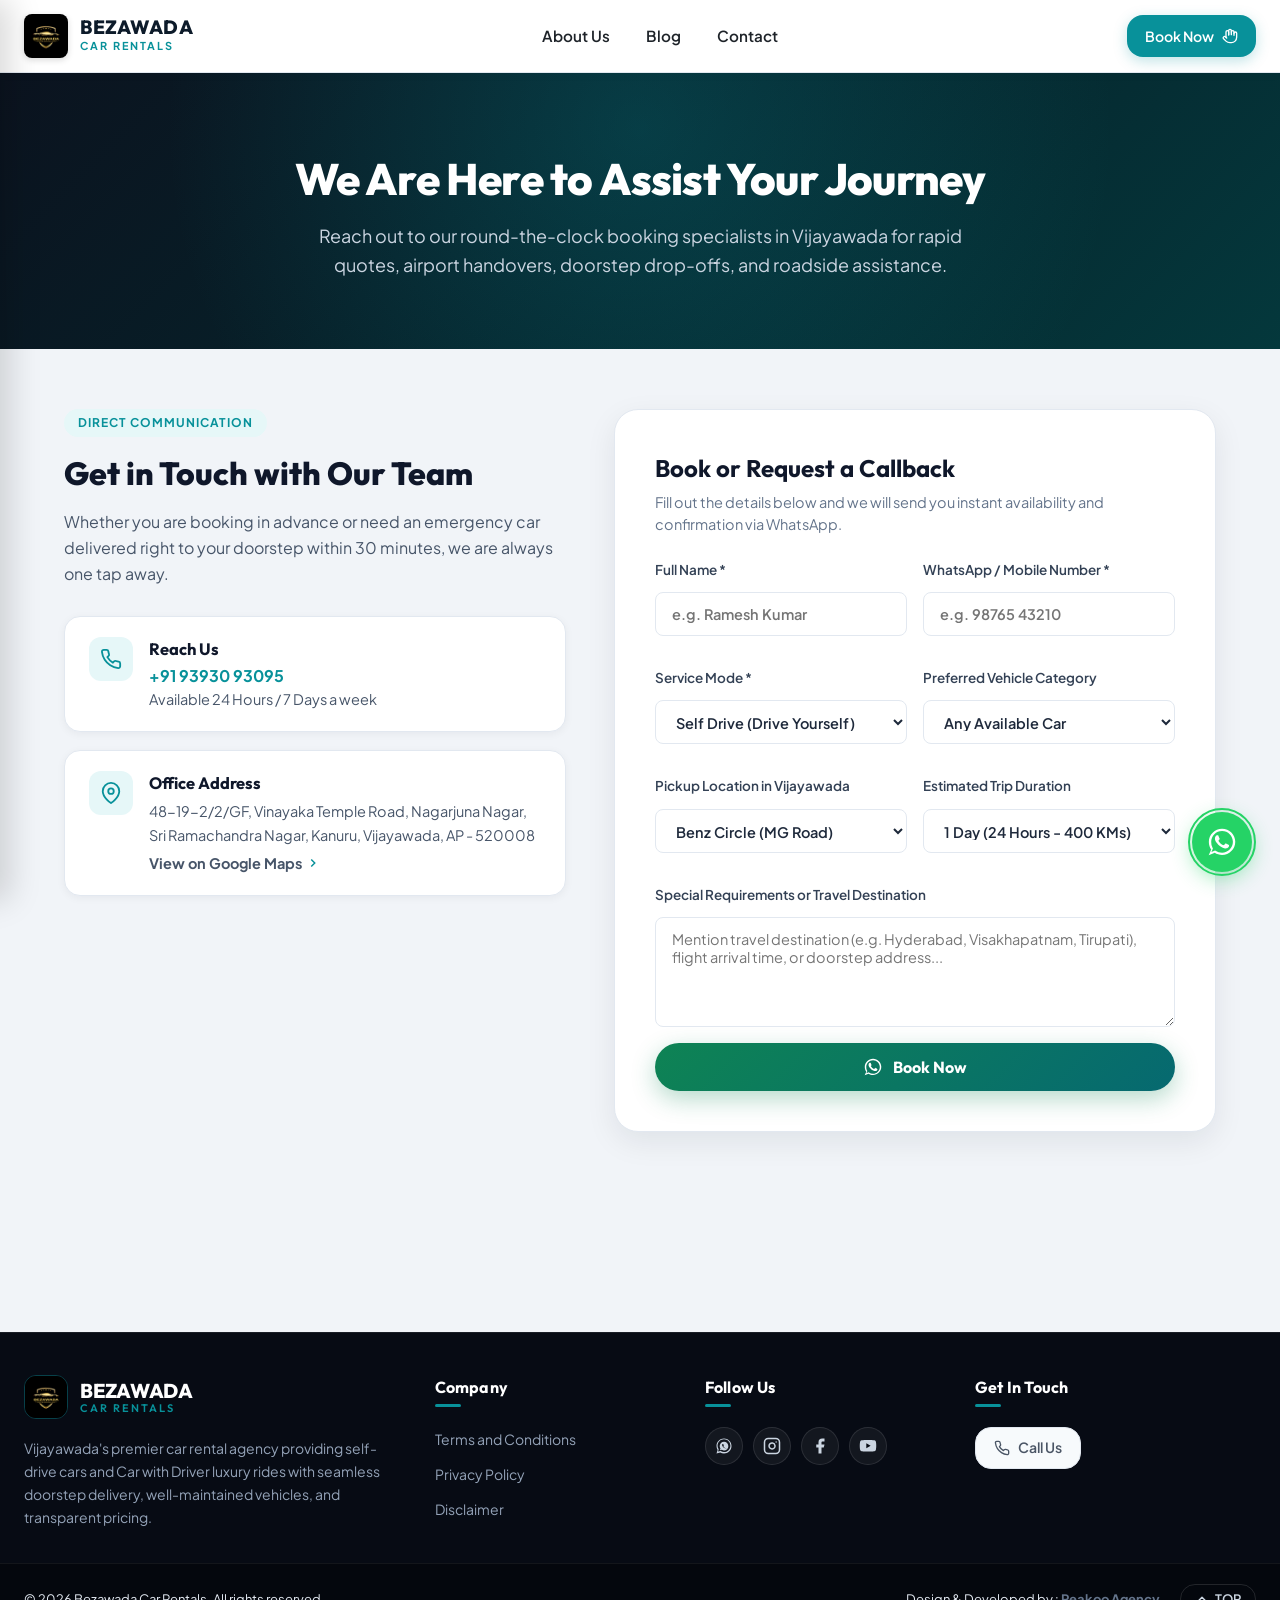
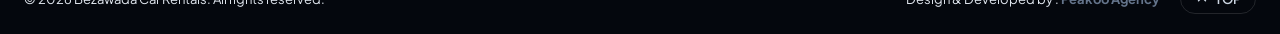
<file: contact.html>
<!DOCTYPE html>
<html lang="en">

<head>
  <meta charset="UTF-8">
  <meta name="viewport" content="width=device-width, initial-scale=1.0">
  <title>Contact Us | Bezawada Car Rentals — 24/7 Booking & Roadside Support</title>
  <meta name="description"
    content="Contact Bezawada Car Rentals in Vijayawada. Call or WhatsApp +91 93930 93095 for instant self-drive and chauffeur car rentals with doorstep delivery.">
  <link rel="icon" href="logo/logo.jpeg" type="image/jpeg">

  <!-- Google Fonts -->
  <link rel="preconnect" href="https://fonts.googleapis.com">
  <link rel="preconnect" href="https://fonts.gstatic.com" crossorigin>
  <link
    href="https://fonts.googleapis.com/css2?family=Outfit:wght@400;500;600;700;800&family=Plus+Jakarta+Sans:wght@400;500;600;700&display=swap"
    rel="stylesheet">

  <link rel="stylesheet" href="css/style.css">
  <link rel="stylesheet" href="pages.css">
</head>

<body>

  <!-- Top Navigation Header -->
  <header class="site-header">
    <div class="header-container">
      <button class="mobile-menu-btn" id="mobileMenuBtn" aria-label="Open navigation menu">
        <svg viewBox="0 0 24 24" width="24" height="24" stroke="currentColor" stroke-width="2" fill="none"
          stroke-linecap="round" stroke-linejoin="round">
          <line x1="3" y1="12" x2="21" y2="12"></line>
          <line x1="3" y1="6" x2="21" y2="6"></line>
          <line x1="3" y1="18" x2="21" y2="18"></line>
        </svg>
      </button>

      <a href="index.html" class="brand-logo">
        <img src="logo/logo.jpeg" alt="Bezawada Car Rentals" class="logo-img">
        <div class="brand-text">
          <span class="brand-name">BEZAWADA</span>
          <span class="brand-sub">CAR RENTALS</span>
        </div>
      </a>

      <!-- Desktop Navigation Menu -->
      <nav class="desktop-nav">
        <a href="about.html" class="nav-link">About Us</a>
        <a href="blog.html" class="nav-link">Blog</a>
        <a href="contact.html" class="nav-link active">Contact</a>

      </nav>

      <!-- Header Right CTA Buttons -->
      <div class="header-actions">


        <button type="button" class="action-btn login-btn" onclick="scrollToBooking()">
          <span>Book Now</span>
          <svg viewBox="0 0 24 24" width="16" height="16" stroke="currentColor" stroke-width="2" fill="none"
            stroke-linecap="round" stroke-linejoin="round">
            <path d="M18 11V6a2 2 0 0 0-2-2a2 2 0 0 0-2 2" />
            <path d="M14 10V4a2 2 0 0 0-2-2a2 2 0 0 0-2 2v6" />
            <path d="M10 10.5V6a2 2 0 0 0-2-2a2 2 0 0 0-2 2v8" />
            <path
              d="M18 8a2 2 0 1 1 4 0v6a8 8 0 0 1-8 8h-2c-2.8 0-4.5-.86-5.99-2.34l-3.6-3.6a2 2 0 0 1 2.83-2.82L7 15" />
          </svg>
        </button>
      </div>
    </div>
  </header>

  <!-- Mobile Drawer Menu -->
  <div class="mobile-drawer" id="mobileDrawer">
    <div class="mobile-drawer-header">
      <div class="brand-logo">
        <img src="logo/logo.jpeg" alt="Bezawada Car Rentals" class="logo-img">
        <span class="brand-name">BEZAWADA CARS</span>
      </div>
      <button class="drawer-close-btn" id="drawerCloseBtn" aria-label="Close menu">&times;</button>
    </div>
    <div class="mobile-drawer-body">
      <a href="index.html#searchWidget" class="drawer-link" onclick="scrollToBooking()">Book a Car</a>
      <a href="about.html" class="drawer-link">About Us</a>
      <a href="blog.html" class="drawer-link">Blog</a>
      <a href="contact.html" class="drawer-link">Contact</a>


    </div>
  </div>

  <!-- Page Hero Header -->
  <section class="page-hero">
    <div class="page-hero-inner">

      <h1>We Are Here to Assist Your Journey</h1>
      <p class="lead">Reach out to our round-the-clock booking specialists in Vijayawada for rapid quotes, airport
        handovers, doorstep drop-offs, and roadside assistance.</p>
    </div>
  </section>

  <!-- Main Content -->
  <main class="page-container">

    <div class="contact-layout-grid">

      <!-- Left Column: Contact Cards -->
      <div class="contact-info-col">
        <span class="stats-badge"
          style="background:#E6F7F8; color:#08919A; padding:5px 14px; border-radius:9999px; font-size:12px; font-weight:700; text-transform:uppercase; letter-spacing:1px; display:inline-block; margin-bottom:12px;">DIRECT
          COMMUNICATION</span>
        <h2>Get in Touch with Our Team</h2>
        <p class="lead">Whether you are booking in advance or need an emergency car delivered right to your doorstep
          within 30 minutes, we are always one tap away.</p>

        <div class="contact-cards-list">

          <!-- Phone & WhatsApp Card -->
          <div class="contact-card-item">
            <div class="contact-card-icon">
              <svg viewBox="0 0 24 24" width="22" height="22" fill="none" stroke="currentColor" stroke-width="2">
                <path
                  d="M22 16.92v3a2 2 0 0 1-2.18 2 19.79 19.79 0 0 1-8.63-3.07 19.5 19.5 0 0 1-6-6 19.79 19.79 0 0 1-3.07-8.67A2 2 0 0 1 4.11 2h3a2 2 0 0 1 2 1.72 12.84 12.84 0 0 0 .7 2.81 2 2 0 0 1-.45 2.11L8.09 9.91a16 16 0 0 0 6 6l1.27-1.27a2 2 0 0 1 2.11-.45 12.84 12.84 0 0 0 2.81.7A2 2 0 0 1 22 16.92z">
                </path>
              </svg>
            </div>
            <div class="contact-card-body">
              <strong>Reach Us </strong>
              <a href="tel:+919393093095" style="display:block; font-weight:700; color:#08919A; font-size:16px;">+91
                93930 93095</a>
              <span>Available 24 Hours / 7 Days a week</span>
            </div>
          </div>

          <!-- Main Office Hub -->
          <div class="contact-card-item">
            <div class="contact-card-icon">
              <svg viewBox="0 0 24 24" width="22" height="22" fill="none" stroke="currentColor" stroke-width="2">
                <path d="M21 10c0 7-9 13-9 13s-9-6-9-13a9 9 0 0 1 18 0z"></path>
                <circle cx="12" cy="10" r="3"></circle>
              </svg>
            </div>
            <div class="contact-card-body">
              <strong>Office Address </strong>
              <a href="https://maps.app.goo.gl/R3pquHTCWtXsAQqY6" target="_blank" rel="noopener noreferrer"
                style="color: inherit; text-decoration: none;">
                <span>48-19-2/2/GF, Vinayaka Temple Road, Nagarjuna Nagar, Sri Ramachandra Nagar, Kanuru, Vijayawada, AP
                  - 520008</span>
              </a>
              <a href="https://maps.app.goo.gl/R3pquHTCWtXsAQqY6" target="_blank" rel="noopener noreferrer"
                style="display: inline-flex; align-items: center; gap: 4px; margin-top: 6px; color: #08919A; font-weight: 700; font-size: 13.5px; text-decoration: none;">
                <span>View on Google Maps</span>
                <svg viewBox="0 0 24 24" width="14" height="14" fill="none" stroke="currentColor" stroke-width="2.5">
                  <polyline points="9 18 15 12 9 6"></polyline>
                </svg>
              </a>
            </div>
          </div>




        </div>
      </div>

      <!-- Right Column: Interactive Inquiry Form -->
      <div class="contact-form-card">
        <h3>Book or Request a Callback</h3>
        <p class="form-sub">Fill out the details below and we will send you instant availability and confirmation via
          WhatsApp.</p>

        <form id="contactInquiryForm" onsubmit="handleContactSubmit(event)">
          <div class="form-group-row">
            <div class="form-group">
              <label for="userName">Full Name *</label>
              <input type="text" id="userName" class="form-input" placeholder="e.g. Ramesh Kumar" required>
            </div>
            <div class="form-group">
              <label for="userPhone">WhatsApp / Mobile Number *</label>
              <input type="tel" id="userPhone" class="form-input" placeholder="e.g. 98765 43210" required>
            </div>
          </div>

          <div class="form-group-row">
            <div class="form-group">
              <label for="serviceType">Service Mode *</label>
              <select id="serviceType" class="form-select">
                <option value="Self Drive">Self Drive (Drive Yourself)</option>
                <option value="Rent a Car with Driver">Rent a Car (With Driver / Chauffeur)</option>
              </select>
            </div>
            <div class="form-group">
              <label for="carModel">Preferred Vehicle Category</label>
              <select id="carModel" class="form-select">
                <option value="Any Available Car">Any Available Car</option>
                <option value="Hatchback (Swift / Baleno / i10)">Hatchback (Swift / Baleno / i10)</option>
                <option value="Compact SUV (Hyundai Creta / Brezza)">Compact SUV (Hyundai Creta / Brezza)</option>
                <option value="4x4 Lifestyle SUV (Mahindra Thar)">4x4 Lifestyle SUV (Mahindra Thar)</option>
                <option value="7-Seater Family (Innova Crysta / XUV700)">7-Seater Family (Innova Crysta / XUV700)
                </option>
                <option value="Luxury Sedan (BMW 320d / Benz C220D)">Luxury Sedan (BMW 320d / Benz C220D)</option>
              </select>
            </div>
          </div>

          <div class="form-group-row">
            <div class="form-group">
              <label for="pickupLocation">Pickup Location in Vijayawada</label>
              <select id="pickupLocation" class="form-select">
                <option value="Benz Circle (MG Road)">Benz Circle (MG Road)</option>
                <option value="Gannavaram Airport (VGA)">Gannavaram Airport (VGA)</option>
                <option value="Vijayawada Railway Station (BZA)">Vijayawada Railway Station (BZA)</option>
                <option value="PNBS Bus Stand / Governorpet">PNBS Bus Stand / Governorpet</option>
                <option value="Auto Nagar / Poranki">Auto Nagar / Poranki</option>
                <option value="Doorstep Delivery (Home/Hotel)">Doorstep Delivery (Home/Hotel in BZA)</option>
              </select>
            </div>
            <div class="form-group">
              <label for="rentalDuration">Estimated Trip Duration</label>
              <select id="rentalDuration" class="form-select">
                <option value="1 Day (24 Hours - 400 KMs)">1 Day (24 Hours - 400 KMs)</option>
                <option value="12 Hours (200 KMs)">12 Hours (200 KMs)</option>
                <option value="2 to 3 Days Weekend Trip">2 to 3 Days Weekend Trip</option>
                <option value="Weekly (7+ Days Long Rental)">Weekly (7+ Days Long Rental)</option>
                <option value="Monthly Subscription">Monthly Subscription</option>
              </select>
            </div>
          </div>

          <div class="form-group">
            <label for="userNotes">Special Requirements or Travel Destination</label>
            <textarea id="userNotes" class="form-textarea"
              placeholder="Mention travel destination (e.g. Hyderabad, Visakhapatnam, Tirupati), flight arrival time, or doorstep address..."></textarea>
          </div>

          <button type="submit" class="btn-submit-inquiry">
            <svg viewBox="0 0 24 24" width="20" height="20" fill="#ffffff" aria-hidden="true">
              <path
                d="M12.04 2C6.58 2 2.13 6.45 2.13 11.91c0 2.11.66 4.07 1.79 5.68L2 22l4.57-1.87c1.55 1.01 3.39 1.6 5.47 1.6 5.46 0 9.91-4.45 9.91-9.91S17.5 2 12.04 2zm0 18.06c-1.8 0-3.48-.54-4.88-1.46l-.35-.23-2.73 1.12 1.14-2.65-.24-.37A8.15 8.15 0 0 1 3.91 11.9c0-4.48 3.65-8.13 8.13-8.13 4.48 0 8.13 3.65 8.13 8.13 0 4.49-3.65 8.16-8.13 8.16zm4.72-6.1c-.26-.13-1.54-.76-1.78-.85-.24-.09-.41-.13-.59.13-.17.26-.68.85-.83 1.02-.15.17-.3.19-.56.06-.26-.13-1.1-.4-2.1-1.28-.77-.69-1.3-1.54-1.45-1.8-.15-.26-.02-.4.11-.53.12-.12.26-.3.39-.46.13-.15.17-.26.26-.43.09-.17.04-.32-.02-.45s-.59-1.42-.81-1.94c-.21-.51-.43-.44-.59-.45h-.5c-.17 0-.45.06-.69.32-.24.26-.91.89-.91 2.17 0 1.28.93 2.52 1.06 2.7.13.17 1.84 2.81 4.46 3.94.62.27 1.11.43 1.49.55.63.2 1.2.17 1.65.1.5-.07 1.54-.63 1.76-1.24.22-.61.22-1.13.15-1.24-.06-.11-.23-.17-.49-.3z" />
            </svg>
            <span>Book Now</span>

          </button>
        </form>
      </div>

    </div>



  </main>

  <!-- ==========================================================================
       SECTION 7: FOOTER SECTION (4 Columns, Trust Ribbon, Copyright & Back to Top)
       ========================================================================== -->
  <footer class="site-footer" id="siteFooter" role="contentinfo">
    <div class="footer-top-wrap">
      <div class="footer-main-grid">

        <!-- Col 1: Brand Info -->
        <div class="footer-brand-col">
          <a href="index.html" class="footer-logo-link">
            <img src="logo/logo.jpeg" alt="Bezawada Car Rentals Logo" class="footer-logo-img">
            <div class="footer-brand-title">
              BEZAWADA
              <span>CAR RENTALS</span>
            </div>
          </a>
          <p class="footer-about-text">
            Vijayawada's premier car rental agency providing self-drive cars and Car with Driver luxury rides with
            seamless doorstep delivery, well-maintained vehicles, and transparent pricing.
          </p>
        </div>

        <!-- Col 2: Fleet & Rentals -->
        <div class="footer-col">
          <h3 class="footer-col-title">Company</h3>
          <ul class="footer-nav-list">
            <li><a href="terms.html">Terms and Conditions </a></li>
            <li><a href="privacy-policy.html">Privacy Policy</a></li>
            <li><a href="disclaimer.html">Disclaimer</a></li>
          </ul>
        </div>


        <div class="footer-col">
          <h3 class="footer-col-title">Follow Us</h3>
          <div class="footer-social-links">
            <a href="https://wa.me/919393093095" target="_blank" rel="noopener" class="footer-social-btn"
              aria-label="WhatsApp">
              <svg viewBox="0 0 24 24" width="18" height="18" fill="currentColor">
                <path
                  d="M12.031 6.172c-3.181 0-5.767 2.586-5.768 5.766-.001 1.298.38 2.27 1.019 3.287l-.711 2.592 2.654-.696c1.004.582 1.777.822 2.806.822 3.181 0 5.767-2.587 5.767-5.766.001-3.182-2.585-5.805-5.767-5.805zm3.377 8.21c-.14.393-.715.753-1.009.799-.283.044-.645.064-1.04-.063-.585-.188-1.339-.533-2.316-1.511-.98-.98-1.325-1.734-1.514-2.32-.127-.395-.107-.757-.063-1.04.046-.294.406-.869.799-1.009.19-.068.396-.039.544.073l.87 1.258c.148.214.156.495.021.718l-.348.572c-.068.112-.083.247-.04.37.199.57.653 1.189 1.183 1.719.53.53 1.149.984 1.719 1.183.123.043.258.028.37-.04l.572-.348c.223-.135.504-.127.718.021l1.258.87c.112.148.141.354.073.544z" />
                <path
                  d="M12 2C6.477 2 2 6.477 2 12c0 1.89.525 3.66 1.438 5.176L2 22l4.965-1.399C8.423 21.503 10.155 22 12 22c5.523 0 10-4.477 10-10S17.523 2 12 2zm0 18c-1.637 0-3.167-.47-4.464-1.284l-.32-.2-3.149.887.886-3.085-.207-.328C3.896 14.673 3.428 13.155 3.428 11.5 3.428 6.772 7.272 2.928 12 2.928 16.728 2.928 20.572 6.772 20.572 11.5 20.572 16.228 16.728 20 12 20z" />
              </svg>
            </a>
            <a href="https://www.instagram.com/bezawada_carrentals/" target="_blank" rel="noopener"
              class="footer-social-btn" aria-label="Instagram">
              <svg viewBox="0 0 24 24" width="18" height="18" fill="none" stroke="currentColor" stroke-width="2"
                stroke-linecap="round" stroke-linejoin="round">
                <rect x="2" y="2" width="20" height="20" rx="5" ry="5"></rect>
                <path d="M16 11.37A4 4 0 1 1 12.63 8 4 4 0 0 1 16 11.37z"></path>
                <line x1="17.5" y1="6.5" x2="17.51" y2="6.5"></line>
              </svg>
            </a>
            <a href="https://facebook.com" target="_blank" rel="noopener" class="footer-social-btn"
              aria-label="Facebook">
              <svg viewBox="0 0 24 24" width="18" height="18" fill="currentColor">
                <path d="M18 2h-3a5 5 0 0 0-5 5v3H7v4h3v8h4v-8h3l1-4h-4V7a1 1 0 0 1 1-1h3z"></path>
              </svg>
            </a>
            <a href="https://youtube.com" target="_blank" rel="noopener" class="footer-social-btn" aria-label="YouTube">
              <svg viewBox="0 0 24 24" width="18" height="18" fill="currentColor">
                <path
                  d="M22.54 6.42a2.78 2.78 0 0 0-1.94-2C18.88 4 12 4 12 4s-6.88 0-8.6.46a2.78 2.78 0 0 0-1.94 2A29 29 0 0 0 1 11.75a29 29 0 0 0 .46 5.33A2.78 2.78 0 0 0 3.4 19c1.72.46 8.6.46 8.6.46s6.88 0 8.6-.46a2.78 2.78 0 0 0 1.94-2 29 29 0 0 0 .46-5.25 29 29 0 0 0-.46-5.33z" />
                <polygon points="9.75 15.02 15.5 11.75 9.75 8.48 9.75 15.02" fill="#070B14" />
              </svg>
            </a>
          </div>
        </div>

        <div class="footer-col">
          <h3 class="footer-col-title">Get In Touch</h3>
          <a href="tel:+919393093095" class="action-btn hotline-btn" title="Call Bezawada Car Rentals">
            <svg viewBox="0 0 24 24" width="16" height="16" stroke="currentColor" stroke-width="2" fill="none"
              stroke-linecap="round" stroke-linejoin="round">
              <path
                d="M22 16.92v3a2 2 0 0 1-2.18 2 19.79 19.79 0 0 1-8.63-3.07 19.5 19.5 0 0 1-6-6 19.79 19.79 0 0 1-3.07-8.67A2 2 0 0 1 4.11 2h3a2 2 0 0 1 2 1.72 12.84 12.84 0 0 0 .7 2.81 2 2 0 0 1-.45 2.11L8.09 9.91a16 16 0 0 0 6 6l1.27-1.27a2 2 0 0 1 2.11-.45 12.84 12.84 0 0 0 2.81.7A2 2 0 0 1 22 16.92z">
              </path>
            </svg>
            <span class="hotline-text"> Call Us </span>
          </a>

        </div>
      </div>
    </div>

    <!-- Footer Bottom Bar -->
    <div class="footer-bottom-bar">
      <div class="footer-bottom-inner">
        <div class="footer-copyright" style="color: #E2E8F0;">
          © 2026 Bezawada Car Rentals. All rights reserved.
        </div>
        <div class="footer-bottom-links" style="color: #E2E8F0;">
          <p>Design & Developed by : <a href="https://www.peakoo.agency" target="_blank">
              <b>Peakoo Agency</b></a>
          </p>
          <button class="btn-back-to-top" type="button" onclick="window.scrollTo({top: 0, behavior: 'smooth'})"
            aria-label="Back to top">
            <svg viewBox="0 0 24 24" width="14" height="14" fill="none" stroke="currentColor" stroke-width="2.5"
              stroke-linecap="round" stroke-linejoin="round">
              <polyline points="18 15 12 9 6 15"></polyline>
            </svg>
            <span>TOP</span>
          </button>
        </div>
      </div>
    </div>
  </footer>

  <script>
    const mobileMenuBtn = document.getElementById('mobileMenuBtn');
    const drawerCloseBtn = document.getElementById('drawerCloseBtn');
    const mobileDrawer = document.getElementById('mobileDrawer');

    if (mobileMenuBtn && mobileDrawer) {
      mobileMenuBtn.addEventListener('click', () => mobileDrawer.classList.add('active'));
    }
    if (drawerCloseBtn && mobileDrawer) {
      drawerCloseBtn.addEventListener('click', () => mobileDrawer.classList.remove('active'));
    }
    document.addEventListener('click', (e) => {
      if (mobileDrawer && mobileDrawer.classList.contains('active') && !mobileDrawer.contains(e.target) && mobileMenuBtn && !mobileMenuBtn.contains(e.target)) {
        mobileDrawer.classList.remove('active');
      }
    });

    function scrollToBooking() {
      window.location.href = 'index.html#popularCarsSection';
    }

    function toggleFaq(btn) {
      const item = btn.closest('.faq-item');
      item.classList.toggle('active');
    }

    function handleContactSubmit(e) {
      e.preventDefault();
      const name = document.getElementById('userName').value.trim();
      const phone = document.getElementById('userPhone').value.trim();
      const service = document.getElementById('serviceType').value;
      const model = document.getElementById('carModel').value;
      const location = document.getElementById('pickupLocation').value;
      const duration = document.getElementById('rentalDuration').value;
      const notes = document.getElementById('userNotes').value.trim();

      const message = `Hello Bezawada Car Rentals! 🚗\n\nI would like to inquire about booking with the following details:\n\n• Name: ${name}\n• Phone: ${phone}\n• Service Mode: ${service}\n• Preferred Car: ${model}\n• Pickup Location: ${location}\n• Duration: ${duration}\n${notes ? `• Special Notes: ${notes}\n` : ''}\nPlease confirm vehicle availability and rates. Thank you!`;

      const whatsappUrl = `https://wa.me/919393093095?text=${encodeURIComponent(message)}`;
      window.open(whatsappUrl, '_blank');
    }
  </script>

  <!-- =========================================
       FLOATING WHATSAPP CTA
       ========================================= -->
  <a href="https://wa.me/919393093095?text=Hello%20Bezawada%20Car%20Rentals!%20I%20would%20like%20to%20inquire%20about%20booking%20a%20car."
    target="_blank" rel="noopener noreferrer" class="whatsapp-float" id="whatsappFloat"
    aria-label="Chat with Bezawada Car Rentals on WhatsApp">
    <div class="whatsapp-pulse" aria-hidden="true"></div>
    <svg viewBox="0 0 24 24" width="32" height="32" fill="#ffffff" aria-hidden="true">
      <path
        d="M12.04 2C6.58 2 2.13 6.45 2.13 11.91c0 2.11.66 4.07 1.79 5.68L2 22l4.57-1.87c1.55 1.01 3.39 1.6 5.47 1.6 5.46 0 9.91-4.45 9.91-9.91S17.5 2 12.04 2zm0 18.06c-1.8 0-3.48-.54-4.88-1.46l-.35-.23-2.73 1.12 1.14-2.65-.24-.37A8.15 8.15 0 0 1 3.91 11.9c0-4.48 3.65-8.13 8.13-8.13 4.48 0 8.13 3.65 8.13 8.13 0 4.49-3.65 8.16-8.13 8.16zm4.72-6.1c-.26-.13-1.54-.76-1.78-.85-.24-.09-.41-.13-.59.13-.17.26-.68.85-.83 1.02-.15.17-.3.19-.56.06-.26-.13-1.1-.4-2.1-1.28-.77-.69-1.3-1.54-1.45-1.8-.15-.26-.02-.4.11-.53.12-.12.26-.3.39-.46.13-.15.17-.26.26-.43.09-.17.04-.32-.02-.45s-.59-1.42-.81-1.94c-.21-.51-.43-.44-.59-.45h-.5c-.17 0-.45.06-.69.32-.24.26-.91.89-.91 2.17 0 1.28.93 2.52 1.06 2.7.13.17 1.84 2.81 4.46 3.94.62.27 1.11.43 1.49.55.63.2 1.2.17 1.65.1.5-.07 1.54-.63 1.76-1.24.22-.61.22-1.13.15-1.24-.06-.11-.23-.17-.49-.3z" />
    </svg>
    <span class="whatsapp-tooltip">Chat with us</span>
  </a>
</body>

</html>
</file>
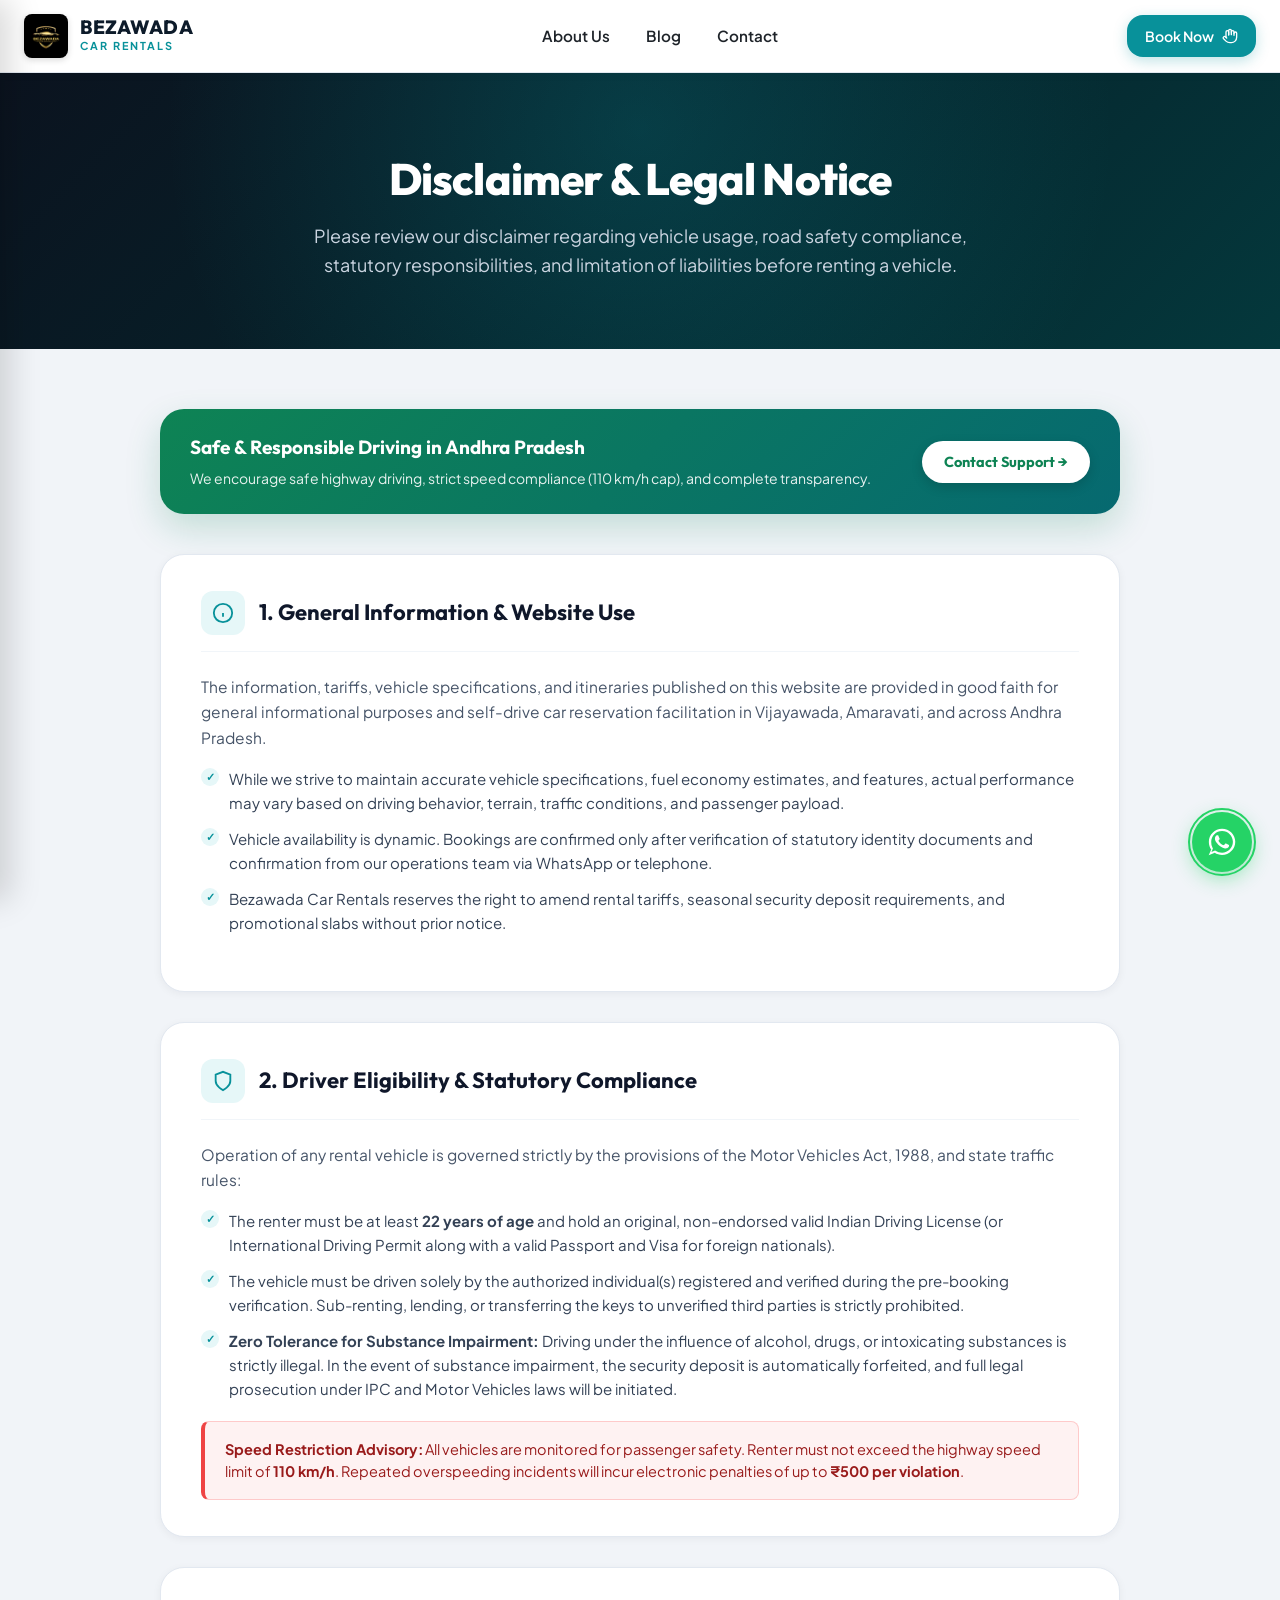
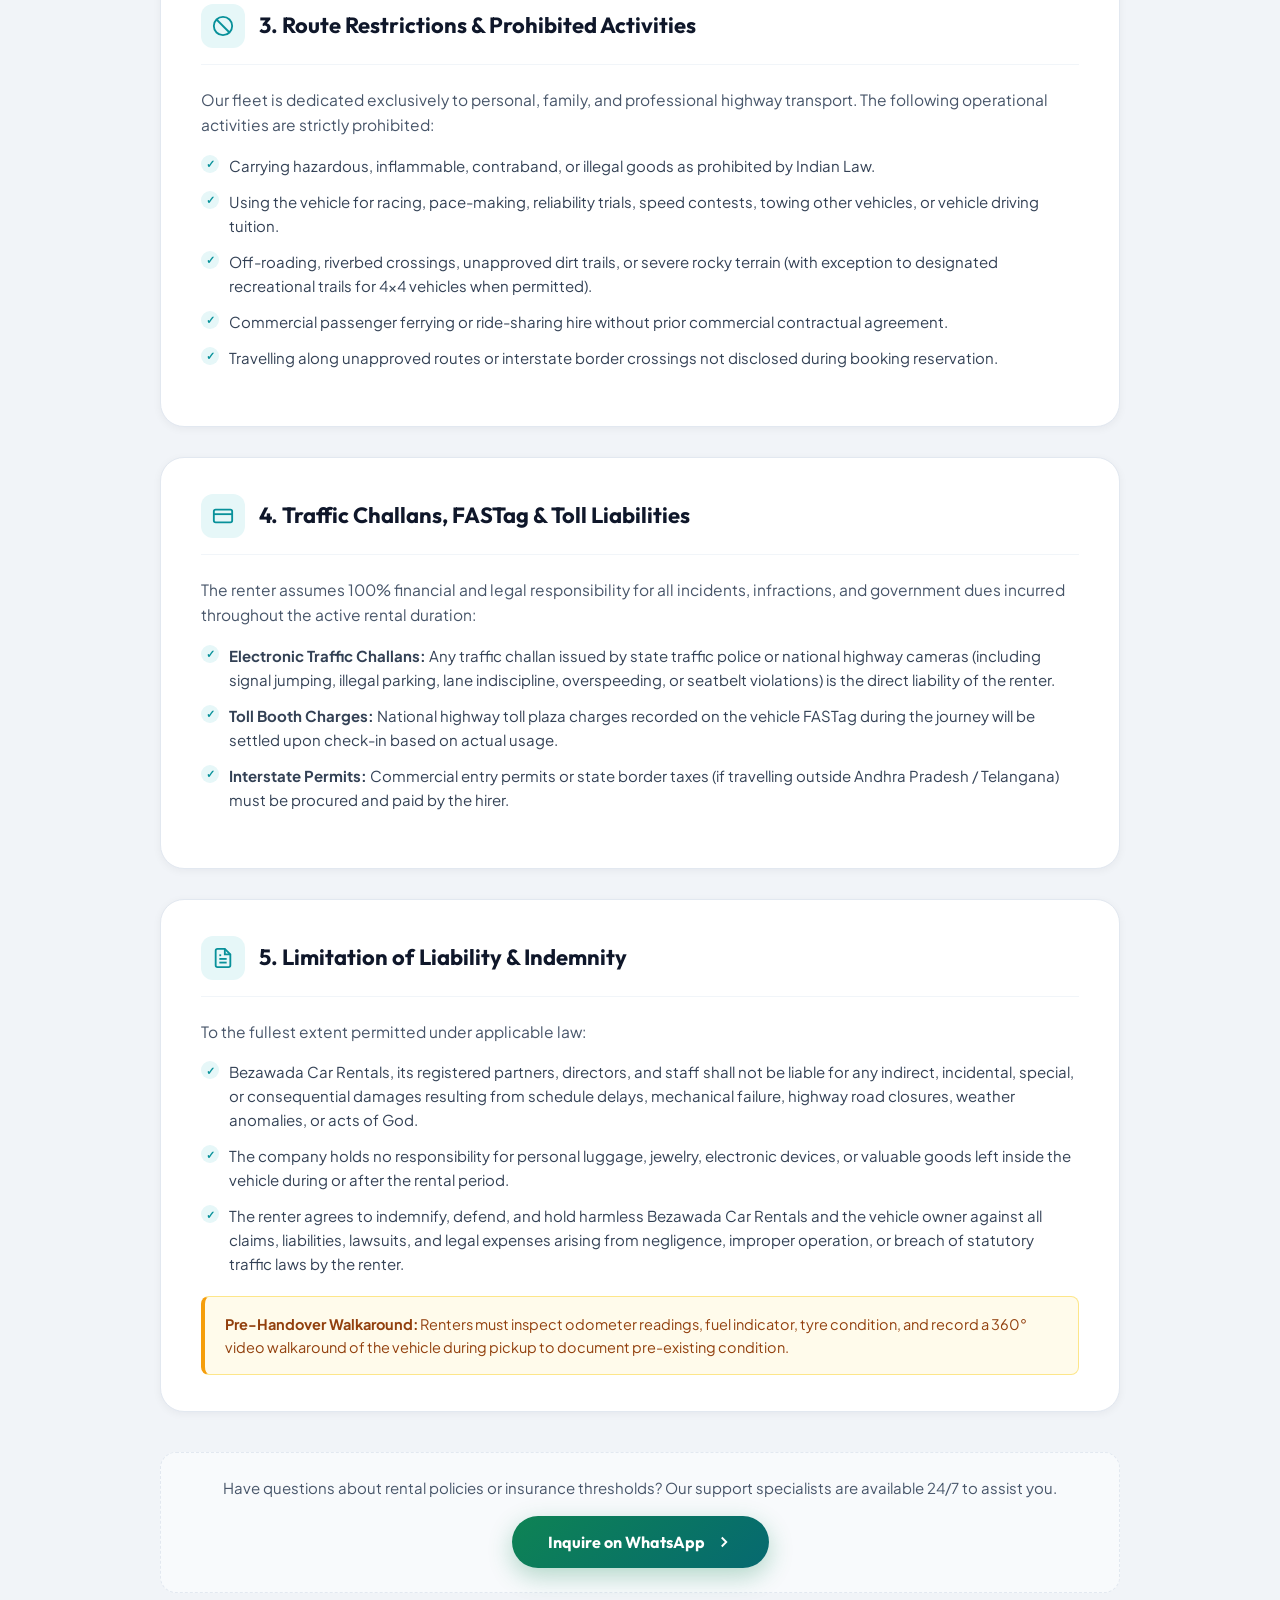
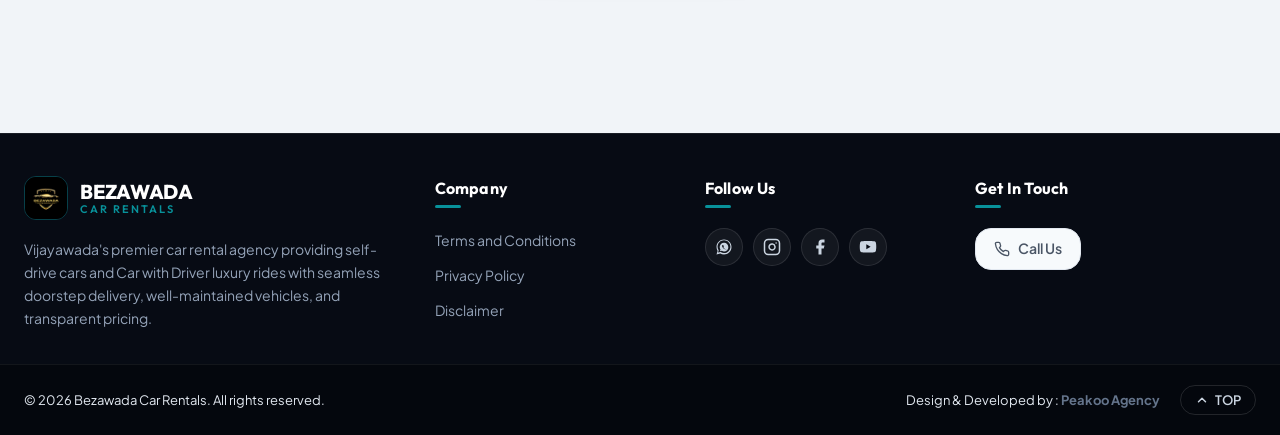
<file: disclaimer.html>
<!DOCTYPE html>
<html lang="en">

<head>
  <meta charset="UTF-8">
  <meta name="viewport" content="width=device-width, initial-scale=1.0">
  <title>Disclaimer & Legal Notice | Bezawada Car Rentals — Vijayawada Self Drive & Car Hire</title>
  <meta name="description"
    content="Official Disclaimer, limitation of liability, vehicle operational policies, and legal advisory for renting self-drive and chauffeur cars with Bezawada Car Rentals in Vijayawada.">
  <link rel="icon" href="logo/logo.jpeg" type="image/jpeg">

  <!-- Google Fonts: Plus Jakarta Sans & Outfit -->
  <link rel="preconnect" href="https://fonts.googleapis.com">
  <link rel="preconnect" href="https://fonts.gstatic.com" crossorigin>
  <link
    href="https://fonts.googleapis.com/css2?family=Outfit:wght@400;500;600;700;800&family=Plus+Jakarta+Sans:wght@400;500;600;700&display=swap"
    rel="stylesheet">

  <link rel="stylesheet" href="css/style.css">
  <link rel="stylesheet" href="pages.css">
</head>

<body>

  <!-- Top Navigation Header -->
  <header class="site-header">
    <div class="header-container">
      <button class="mobile-menu-btn" id="mobileMenuBtn" aria-label="Open navigation menu">
        <svg viewBox="0 0 24 24" width="24" height="24" stroke="currentColor" stroke-width="2" fill="none"
          stroke-linecap="round" stroke-linejoin="round">
          <line x1="3" y1="12" x2="21" y2="12"></line>
          <line x1="3" y1="6" x2="21" y2="6"></line>
          <line x1="3" y1="18" x2="21" y2="18"></line>
        </svg>
      </button>

      <a href="index.html" class="brand-logo">
        <img src="logo/logo.jpeg" alt="Bezawada Car Rentals" class="logo-img">
        <div class="brand-text">
          <span class="brand-name">BEZAWADA</span>
          <span class="brand-sub">CAR RENTALS</span>
        </div>
      </a>

      <!-- Desktop Navigation Menu -->
      <nav class="desktop-nav">
        <a href="about.html" class="nav-link">About Us</a>
        <a href="blog.html" class="nav-link">Blog</a>
        <a href="contact.html" class="nav-link">Contact</a>
      </nav>

      <button type="button" class="action-btn login-btn" onclick="scrollToBooking()">
        <span>Book Now</span>
        <svg viewBox="0 0 24 24" width="16" height="16" stroke="currentColor" stroke-width="2" fill="none"
          stroke-linecap="round" stroke-linejoin="round">
          <path d="M18 11V6a2 2 0 0 0-2-2a2 2 0 0 0-2 2" />
          <path d="M14 10V4a2 2 0 0 0-2-2a2 2 0 0 0-2 2v6" />
          <path d="M10 10.5V6a2 2 0 0 0-2-2a2 2 0 0 0-2 2v8" />
          <path d="M18 8a2 2 0 1 1 4 0v6a8 8 0 0 1-8 8h-2c-2.8 0-4.5-.86-5.99-2.34l-3.6-3.6a2 2 0 0 1 2.83-2.82L7 15" />
        </svg>
      </button>
    </div>
  </header>

  <!-- Mobile Drawer Menu -->
  <div class="mobile-drawer" id="mobileDrawer">
    <div class="mobile-drawer-header">
      <div class="brand-logo">
        <img src="logo/logo.jpeg" alt="Bezawada Car Rentals" class="logo-img">
        <span class="brand-name">BEZAWADA CARS</span>
      </div>
      <button class="drawer-close-btn" id="drawerCloseBtn" aria-label="Close menu">&times;</button>
    </div>
    <div class="mobile-drawer-body">
      <a href="index.html#searchWidget" class="drawer-link" onclick="scrollToBooking()">Book a Car</a>
      <a href="about.html" class="drawer-link">About Us</a>
      <a href="blog.html" class="drawer-link">Blog</a>
      <a href="contact.html" class="drawer-link">Contact</a>


    </div>
  </div>

  <!-- Page Hero Header -->
  <section class="page-hero">
    <div class="page-hero-inner">
      <h1>Disclaimer &amp; Legal Notice</h1>
      <p class="lead">Please review our disclaimer regarding vehicle usage, road safety compliance, statutory
        responsibilities, and limitation of liabilities before renting a vehicle.</p>
    </div>
  </section>

  <!-- Main Content -->
  <main class="page-container">
    <div class="terms-wrapper">

      <!-- Fast Trust Highlight Strip -->
      <div class="terms-highlight-strip">
        <div class="terms-highlight-text">
          <strong>Safe &amp; Responsible Driving in Andhra Pradesh</strong>
          <span>We encourage safe highway driving, strict speed compliance (110 km/h cap), and complete
            transparency.</span>
        </div>
        <a href="https://wa.me/919393093095?text=Hello%20Bezawada%20Car%20Rentals!%20I%20have%20an%20inquiry%20regarding%20car%20rental."
          target="_blank" rel="noopener noreferrer" class="terms-highlight-cta">Contact Support &rarr;</a>
      </div>

      <!-- Card 1: General Information & Website Content -->
      <div class="terms-card">
        <div class="terms-section-header">
          <div class="terms-section-icon">
            <svg viewBox="0 0 24 24" width="22" height="22" fill="none" stroke="currentColor" stroke-width="2">
              <circle cx="12" cy="12" r="10" />
              <line x1="12" y1="16" x2="12" y2="12" />
              <line x1="12" y1="8" x2="12.01" y2="8" />
            </svg>
          </div>
          <h2>1. General Information &amp; Website Use</h2>
        </div>
        <p>The information, tariffs, vehicle specifications, and itineraries published on this website are provided in
          good faith for general informational purposes and self-drive car reservation facilitation in Vijayawada,
          Amaravati, and across Andhra Pradesh.</p>
        <ul class="terms-list">
          <li>While we strive to maintain accurate vehicle specifications, fuel economy estimates, and features, actual
            performance may vary based on driving behavior, terrain, traffic conditions, and passenger payload.</li>
          <li>Vehicle availability is dynamic. Bookings are confirmed only after verification of statutory identity
            documents and confirmation from our operations team via WhatsApp or telephone.</li>
          <li>Bezawada Car Rentals reserves the right to amend rental tariffs, seasonal security deposit requirements,
            and promotional slabs without prior notice.</li>
        </ul>
      </div>

      <!-- Card 2: Driver Eligibility & Vehicle Operation -->
      <div class="terms-card">
        <div class="terms-section-header">
          <div class="terms-section-icon">
            <svg viewBox="0 0 24 24" width="22" height="22" fill="none" stroke="currentColor" stroke-width="2">
              <path d="M12 22s8-4 8-10V5l-8-3-8 3v7c0 6 8 10 8 10z" />
            </svg>
          </div>
          <h2>2. Driver Eligibility &amp; Statutory Compliance</h2>
        </div>
        <p>Operation of any rental vehicle is governed strictly by the provisions of the Motor Vehicles Act, 1988, and
          state traffic rules:</p>
        <ul class="terms-list">
          <li>The renter must be at least <strong>22 years of age</strong> and hold an original, non-endorsed valid
            Indian Driving License (or International Driving Permit along with a valid Passport and Visa for foreign
            nationals).</li>
          <li>The vehicle must be driven solely by the authorized individual(s) registered and verified during the
            pre-booking verification. Sub-renting, lending, or transferring the keys to unverified third parties is
            strictly prohibited.</li>
          <li><strong>Zero Tolerance for Substance Impairment:</strong> Driving under the influence of alcohol, drugs,
            or intoxicating substances is strictly illegal. In the event of substance impairment, the security deposit
            is automatically forfeited, and full legal prosecution under IPC and Motor Vehicles laws will be initiated.
          </li>
        </ul>

        <div class="terms-danger-box">
          <strong>Speed Restriction Advisory:</strong> All vehicles are monitored for passenger safety. Renter must not
          exceed the highway speed limit of <strong>110 km/h</strong>. Repeated overspeeding incidents will incur
          electronic penalties of up to <strong>₹500 per violation</strong>.
        </div>
      </div>

      <!-- Card 3: Route Restrictions & Prohibited Uses -->
      <div class="terms-card">
        <div class="terms-section-header">
          <div class="terms-section-icon">
            <svg viewBox="0 0 24 24" width="22" height="22" fill="none" stroke="currentColor" stroke-width="2">
              <circle cx="12" cy="12" r="10" />
              <line x1="4.93" y1="4.93" x2="19.07" y2="19.07" />
            </svg>
          </div>
          <h2>3. Route Restrictions &amp; Prohibited Activities</h2>
        </div>
        <p>Our fleet is dedicated exclusively to personal, family, and professional highway transport. The following
          operational activities are strictly prohibited:</p>
        <ul class="terms-list">
          <li>Carrying hazardous, inflammable, contraband, or illegal goods as prohibited by Indian Law.</li>
          <li>Using the vehicle for racing, pace-making, reliability trials, speed contests, towing other vehicles, or
            vehicle driving tuition.</li>
          <li>Off-roading, riverbed crossings, unapproved dirt trails, or severe rocky terrain (with exception to
            designated recreational trails for 4x4 vehicles when permitted).</li>
          <li>Commercial passenger ferrying or ride-sharing hire without prior commercial contractual agreement.</li>
          <li>Travelling along unapproved routes or interstate border crossings not disclosed during booking
            reservation.</li>
        </ul>
      </div>

      <!-- Card 4: Traffic Challans, FASTag & Tolls -->
      <div class="terms-card">
        <div class="terms-section-header">
          <div class="terms-section-icon">
            <svg viewBox="0 0 24 24" width="22" height="22" fill="none" stroke="currentColor" stroke-width="2">
              <rect x="2" y="5" width="20" height="14" rx="2" />
              <line x1="2" y1="10" x2="22" y2="10" />
            </svg>
          </div>
          <h2>4. Traffic Challans, FASTag &amp; Toll Liabilities</h2>
        </div>
        <p>The renter assumes 100% financial and legal responsibility for all incidents, infractions, and government
          dues incurred throughout the active rental duration:</p>
        <ul class="terms-list">
          <li><strong>Electronic Traffic Challans:</strong> Any traffic challan issued by state traffic police or
            national highway cameras (including signal jumping, illegal parking, lane indiscipline, overspeeding, or
            seatbelt violations) is the direct liability of the renter.</li>
          <li><strong>Toll Booth Charges:</strong> National highway toll plaza charges recorded on the vehicle FASTag
            during the journey will be settled upon check-in based on actual usage.</li>
          <li><strong>Interstate Permits:</strong> Commercial entry permits or state border taxes (if travelling outside
            Andhra Pradesh / Telangana) must be procured and paid by the hirer.</li>
        </ul>
      </div>

      <!-- Card 5: Limitation of Liability & Indemnity -->
      <div class="terms-card">
        <div class="terms-section-header">
          <div class="terms-section-icon">
            <svg viewBox="0 0 24 24" width="22" height="22" fill="none" stroke="currentColor" stroke-width="2">
              <path d="M14 2H6a2 2 0 0 0-2 2v16a2 2 0 0 0 2 2h12a2 2 0 0 0 2-2V8z" />
              <polyline points="14 2 14 8 20 8" />
              <line x1="16" y1="13" x2="8" y2="13" />
              <line x1="16" y1="17" x2="8" y2="17" />
              <polyline points="10 9 9 9 8 9" />
            </svg>
          </div>
          <h2>5. Limitation of Liability &amp; Indemnity</h2>
        </div>
        <p>To the fullest extent permitted under applicable law:</p>
        <ul class="terms-list">
          <li>Bezawada Car Rentals, its registered partners, directors, and staff shall not be liable for any indirect,
            incidental, special, or consequential damages resulting from schedule delays, mechanical failure, highway
            road closures, weather anomalies, or acts of God.</li>
          <li>The company holds no responsibility for personal luggage, jewelry, electronic devices, or valuable goods
            left inside the vehicle during or after the rental period.</li>
          <li>The renter agrees to indemnify, defend, and hold harmless Bezawada Car Rentals and the vehicle owner
            against all claims, liabilities, lawsuits, and legal expenses arising from negligence, improper operation,
            or breach of statutory traffic laws by the renter.</li>
        </ul>

        <div class="terms-alert-box">
          <strong>Pre-Handover Walkaround:</strong> Renters must inspect odometer readings, fuel indicator, tyre
          condition, and record a 360° video walkaround of the vehicle during pickup to document pre-existing condition.
        </div>
      </div>

      <!-- Agreement Bar -->
      <div class="terms-agree-bar">
        <p>Have questions about rental policies or insurance thresholds? Our support specialists are available 24/7 to
          assist you.</p>
        <a href="https://wa.me/919393093095?text=Hello%20Bezawada%20Car%20Rentals!%20I%20have%20read%20the%20Disclaimer%20and%20want%20to%20inquire%20about%20booking."
          target="_blank" rel="noopener noreferrer" class="btn-submit-inquiry"
          style="display: inline-flex; width: auto; padding: 14px 36px;">
          <span>Inquire on WhatsApp</span>
          <svg viewBox="0 0 24 24" width="18" height="18" fill="none" stroke="currentColor" stroke-width="2.5">
            <polyline points="9 18 15 12 9 6"></polyline>
          </svg>
        </a>
      </div>

    </div>
  </main>

  <!-- ==========================================================================
       SECTION 7: FOOTER SECTION (4 Columns, Trust Ribbon, Copyright & Back to Top)
       ========================================================================== -->
  <footer class="site-footer" id="siteFooter" role="contentinfo">
    <div class="footer-top-wrap">
      <div class="footer-main-grid">

        <!-- Col 1: Brand Info -->
        <div class="footer-brand-col">
          <a href="index.html" class="footer-logo-link">
            <img src="logo/logo.jpeg" alt="Bezawada Car Rentals Logo" class="footer-logo-img">
            <div class="footer-brand-title">
              BEZAWADA
              <span>CAR RENTALS</span>
            </div>
          </a>
          <p class="footer-about-text">
            Vijayawada's premier car rental agency providing self-drive cars and Car with Driver luxury rides with
            seamless doorstep delivery, well-maintained vehicles, and transparent pricing.
          </p>
        </div>

        <!-- Col 2: Fleet & Rentals -->
        <div class="footer-col">
          <h3 class="footer-col-title">Company</h3>
          <ul class="footer-nav-list">
            <li><a href="terms.html">Terms and Conditions </a></li>
            <li><a href="privacy-policy.html">Privacy Policy</a></li>
            <li><a href="disclaimer.html">Disclaimer</a></li>
          </ul>
        </div>


        <div class="footer-col">
          <h3 class="footer-col-title">Follow Us</h3>
          <div class="footer-social-links">
            <a href="https://wa.me/919393093095" target="_blank" rel="noopener" class="footer-social-btn"
              aria-label="WhatsApp">
              <svg viewBox="0 0 24 24" width="18" height="18" fill="currentColor">
                <path
                  d="M12.031 6.172c-3.181 0-5.767 2.586-5.768 5.766-.001 1.298.38 2.27 1.019 3.287l-.711 2.592 2.654-.696c1.004.582 1.777.822 2.806.822 3.181 0 5.767-2.587 5.767-5.766.001-3.182-2.585-5.805-5.767-5.805zm3.377 8.21c-.14.393-.715.753-1.009.799-.283.044-.645.064-1.04-.063-.585-.188-1.339-.533-2.316-1.511-.98-.98-1.325-1.734-1.514-2.32-.127-.395-.107-.757-.063-1.04.046-.294.406-.869.799-1.009.19-.068.396-.039.544.073l.87 1.258c.148.214.156.495.021.718l-.348.572c-.068.112-.083.247-.04.37.199.57.653 1.189 1.183 1.719.53.53 1.149.984 1.719 1.183.123.043.258.028.37-.04l.572-.348c.223-.135.504-.127.718.021l1.258.87c.112.148.141.354.073.544z" />
                <path
                  d="M12 2C6.477 2 2 6.477 2 12c0 1.89.525 3.66 1.438 5.176L2 22l4.965-1.399C8.423 21.503 10.155 22 12 22c5.523 0 10-4.477 10-10S17.523 2 12 2zm0 18c-1.637 0-3.167-.47-4.464-1.284l-.32-.2-3.149.887.886-3.085-.207-.328C3.896 14.673 3.428 13.155 3.428 11.5 3.428 6.772 7.272 2.928 12 2.928 16.728 2.928 20.572 6.772 20.572 11.5 20.572 16.228 16.728 20 12 20z" />
              </svg>
            </a>
            <a href="https://www.instagram.com/bezawada_carrentals/" target="_blank" rel="noopener"
              class="footer-social-btn" aria-label="Instagram">
              <svg viewBox="0 0 24 24" width="18" height="18" fill="none" stroke="currentColor" stroke-width="2"
                stroke-linecap="round" stroke-linejoin="round">
                <rect x="2" y="2" width="20" height="20" rx="5" ry="5"></rect>
                <path d="M16 11.37A4 4 0 1 1 12.63 8 4 4 0 0 1 16 11.37z"></path>
                <line x1="17.5" y1="6.5" x2="17.51" y2="6.5"></line>
              </svg>
            </a>
            <a href="https://facebook.com" target="_blank" rel="noopener" class="footer-social-btn"
              aria-label="Facebook">
              <svg viewBox="0 0 24 24" width="18" height="18" fill="currentColor">
                <path d="M18 2h-3a5 5 0 0 0-5 5v3H7v4h3v8h4v-8h3l1-4h-4V7a1 1 0 0 1 1-1h3z"></path>
              </svg>
            </a>
            <a href="https://youtube.com" target="_blank" rel="noopener" class="footer-social-btn" aria-label="YouTube">
              <svg viewBox="0 0 24 24" width="18" height="18" fill="currentColor">
                <path
                  d="M22.54 6.42a2.78 2.78 0 0 0-1.94-2C18.88 4 12 4 12 4s-6.88 0-8.6.46a2.78 2.78 0 0 0-1.94 2A29 29 0 0 0 1 11.75a29 29 0 0 0 .46 5.33A2.78 2.78 0 0 0 3.4 19c1.72.46 8.6.46 8.6.46s6.88 0 8.6-.46a2.78 2.78 0 0 0 1.94-2 29 29 0 0 0 .46-5.25 29 29 0 0 0-.46-5.33z" />
                <polygon points="9.75 15.02 15.5 11.75 9.75 8.48 9.75 15.02" fill="#070B14" />
              </svg>
            </a>
          </div>
        </div>

        <div class="footer-col">
          <h3 class="footer-col-title">Get In Touch</h3>
          <a href="tel:+919393093095" class="action-btn hotline-btn" title="Call Bezawada Car Rentals">
            <svg viewBox="0 0 24 24" width="16" height="16" stroke="currentColor" stroke-width="2" fill="none"
              stroke-linecap="round" stroke-linejoin="round">
              <path
                d="M22 16.92v3a2 2 0 0 1-2.18 2 19.79 19.79 0 0 1-8.63-3.07 19.5 19.5 0 0 1-6-6 19.79 19.79 0 0 1-3.07-8.67A2 2 0 0 1 4.11 2h3a2 2 0 0 1 2 1.72 12.84 12.84 0 0 0 .7 2.81 2 2 0 0 1-.45 2.11L8.09 9.91a16 16 0 0 0 6 6l1.27-1.27a2 2 0 0 1 2.11-.45 12.84 12.84 0 0 0 2.81.7A2 2 0 0 1 22 16.92z">
              </path>
            </svg>
            <span class="hotline-text"> Call Us </span>
          </a>

        </div>
      </div>
    </div>

    <!-- Footer Bottom Bar -->
    <div class="footer-bottom-bar">
      <div class="footer-bottom-inner">
        <div class="footer-copyright" style="color: #E2E8F0;">
          © 2026 Bezawada Car Rentals. All rights reserved.
        </div>
        <div class="footer-bottom-links" style="color: #E2E8F0;">
          <p>Design & Developed by : <a href="https://www.peakoo.agency" target="_blank">
              <b>Peakoo Agency</b></a>
          </p>
          <button class="btn-back-to-top" type="button" onclick="window.scrollTo({top: 0, behavior: 'smooth'})"
            aria-label="Back to top">
            <svg viewBox="0 0 24 24" width="14" height="14" fill="none" stroke="currentColor" stroke-width="2.5"
              stroke-linecap="round" stroke-linejoin="round">
              <polyline points="18 15 12 9 6 15"></polyline>
            </svg>
            <span>TOP</span>
          </button>
        </div>
      </div>
    </div>
  </footer>

  <!-- Interactive JavaScript -->
  <script src="js/main.js"></script>

  <script>
    function scrollToBooking() {
      window.location.href = 'index.html#popularCarsSection';
    }
  </script>

  <!-- =========================================
       FLOATING WHATSAPP CTA
       ========================================= -->
  <a href="https://wa.me/919393093095?text=Hello%20Bezawada%20Car%20Rentals!%20I%20would%20like%20to%20inquire%20about%20booking%20a%20car."
    target="_blank" rel="noopener noreferrer" class="whatsapp-float" id="whatsappFloat"
    aria-label="Chat with Bezawada Car Rentals on WhatsApp">
    <div class="whatsapp-pulse" aria-hidden="true"></div>
    <svg viewBox="0 0 24 24" width="32" height="32" fill="#ffffff" aria-hidden="true">
      <path
        d="M12.04 2C6.58 2 2.13 6.45 2.13 11.91c0 2.11.66 4.07 1.79 5.68L2 22l4.57-1.87c1.55 1.01 3.39 1.6 5.47 1.6 5.46 0 9.91-4.45 9.91-9.91S17.5 2 12.04 2zm0 18.06c-1.8 0-3.48-.54-4.88-1.46l-.35-.23-2.73 1.12 1.14-2.65-.24-.37A8.15 8.15 0 0 1 3.91 11.9c0-4.48 3.65-8.13 8.13-8.13 4.48 0 8.13 3.65 8.13 8.13 0 4.49-3.65 8.16-8.13 8.16zm4.72-6.1c-.26-.13-1.54-.76-1.78-.85-.24-.09-.41-.13-.59.13-.17.26-.68.85-.83 1.02-.15.17-.3.19-.56.06-.26-.13-1.1-.4-2.1-1.28-.77-.69-1.3-1.54-1.45-1.8-.15-.26-.02-.4.11-.53.12-.12.26-.3.39-.46.13-.15.17-.26.26-.43.09-.17.04-.32-.02-.45s-.59-1.42-.81-1.94c-.21-.51-.43-.44-.59-.45h-.5c-.17 0-.45.06-.69.32-.24.26-.91.89-.91 2.17 0 1.28.93 2.52 1.06 2.7.13.17 1.84 2.81 4.46 3.94.62.27 1.11.43 1.49.55.63.2 1.2.17 1.65.1.5-.07 1.54-.63 1.76-1.24.22-.61.22-1.13.15-1.24-.06-.11-.23-.17-.49-.3z" />
    </svg>
    <span class="whatsapp-tooltip">Chat with us</span>
  </a>
</body>

</html>
</file>
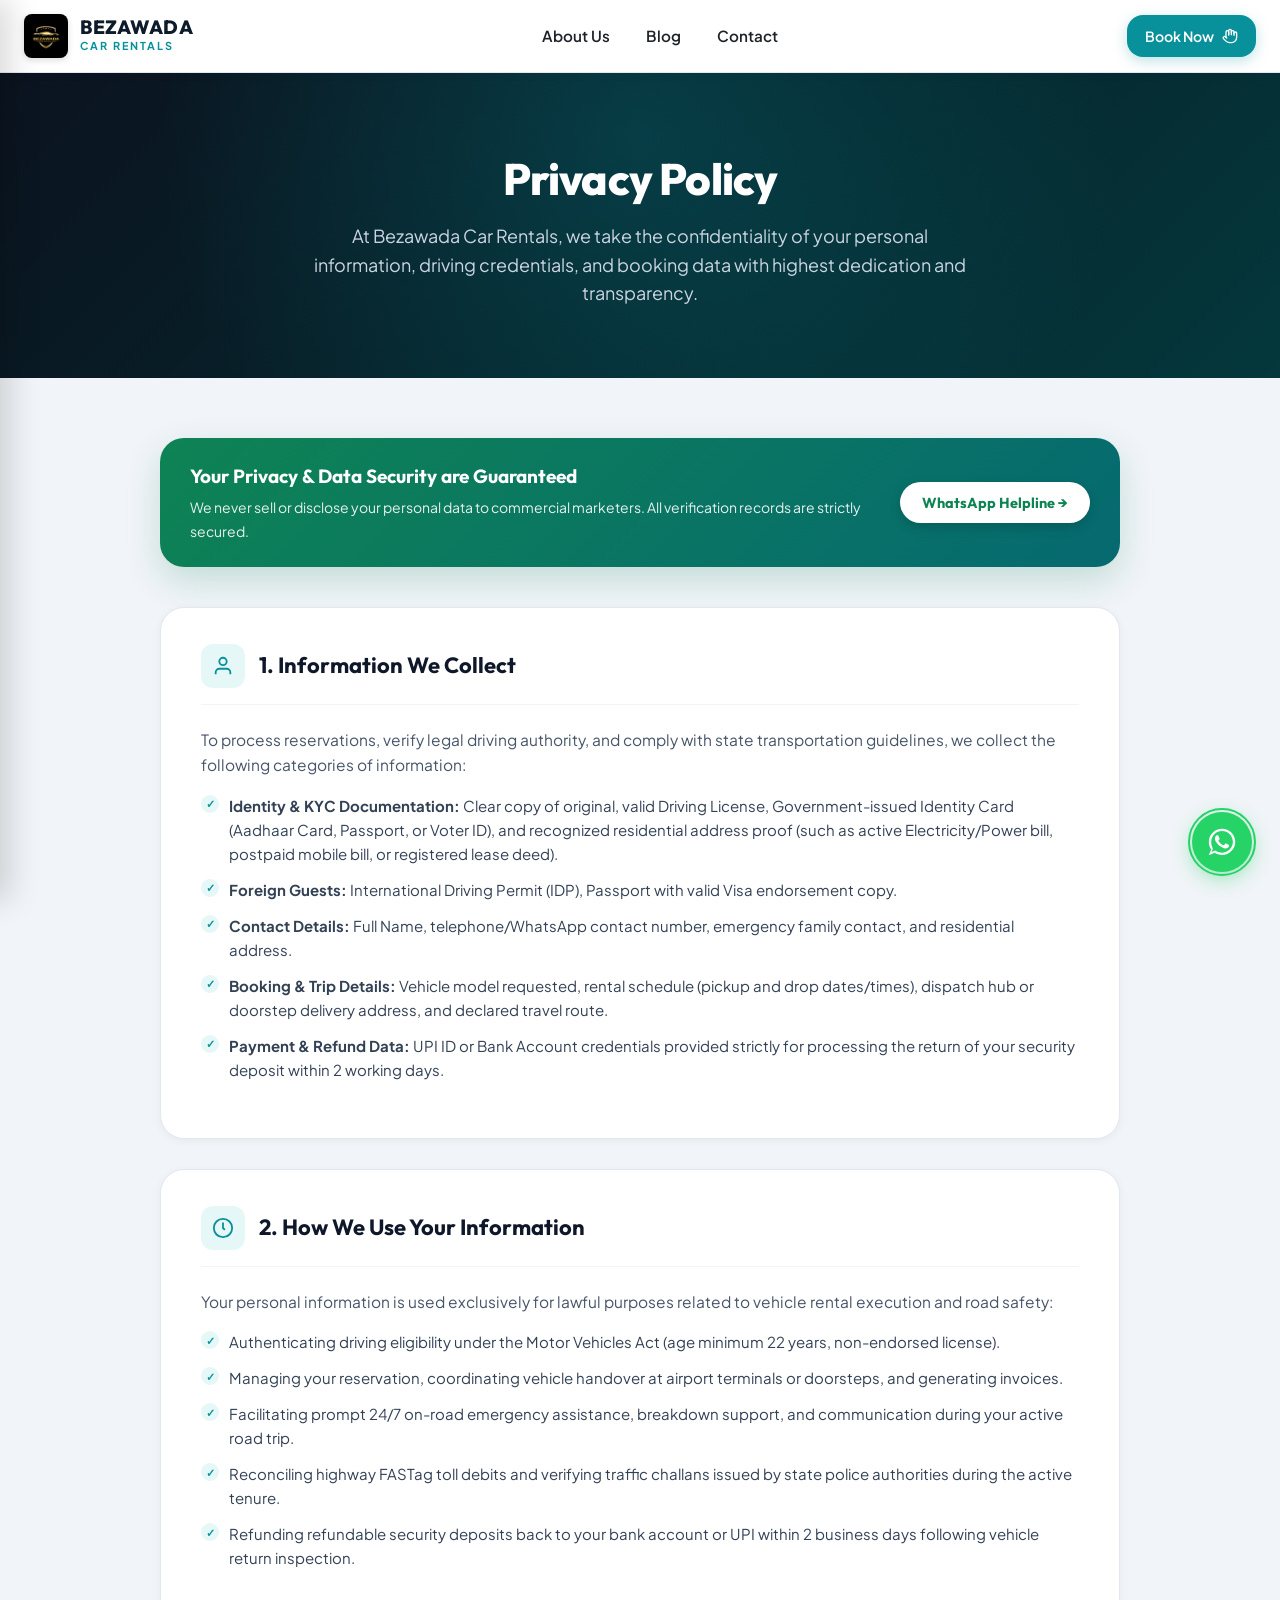
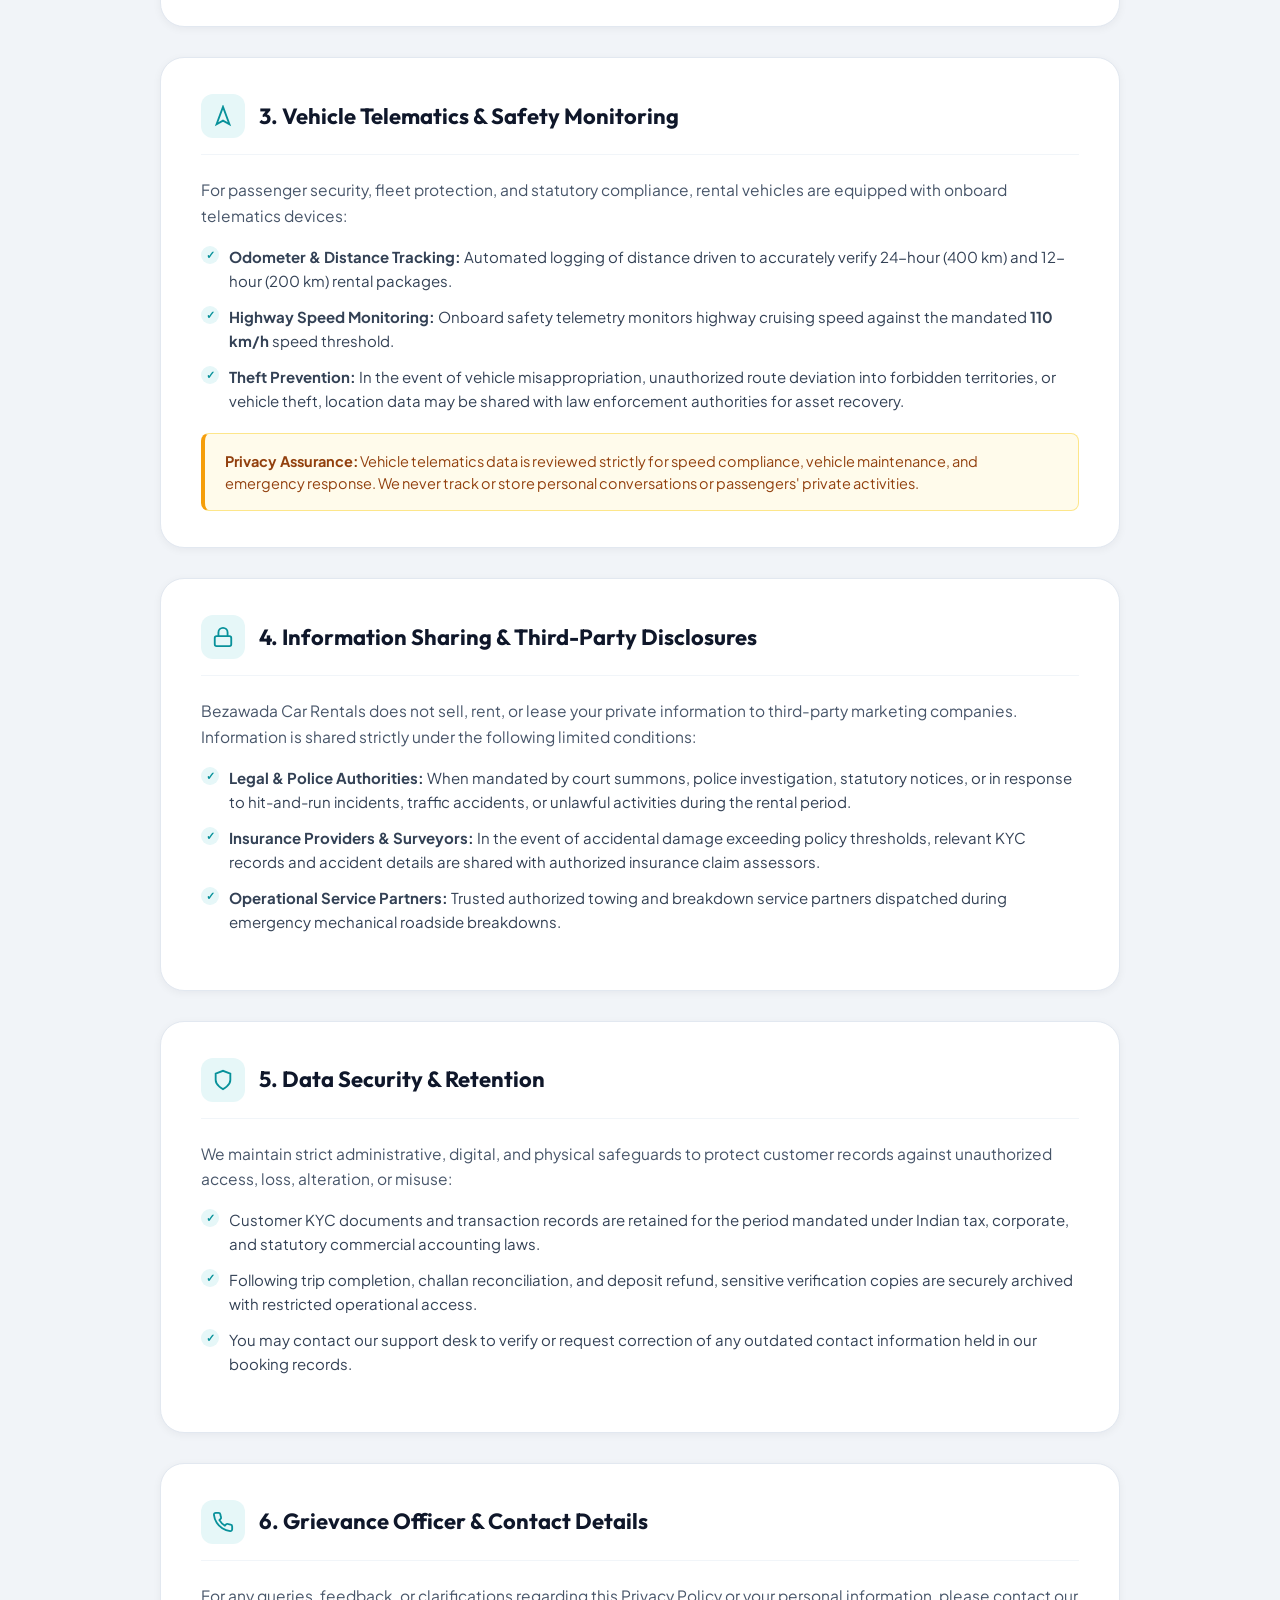
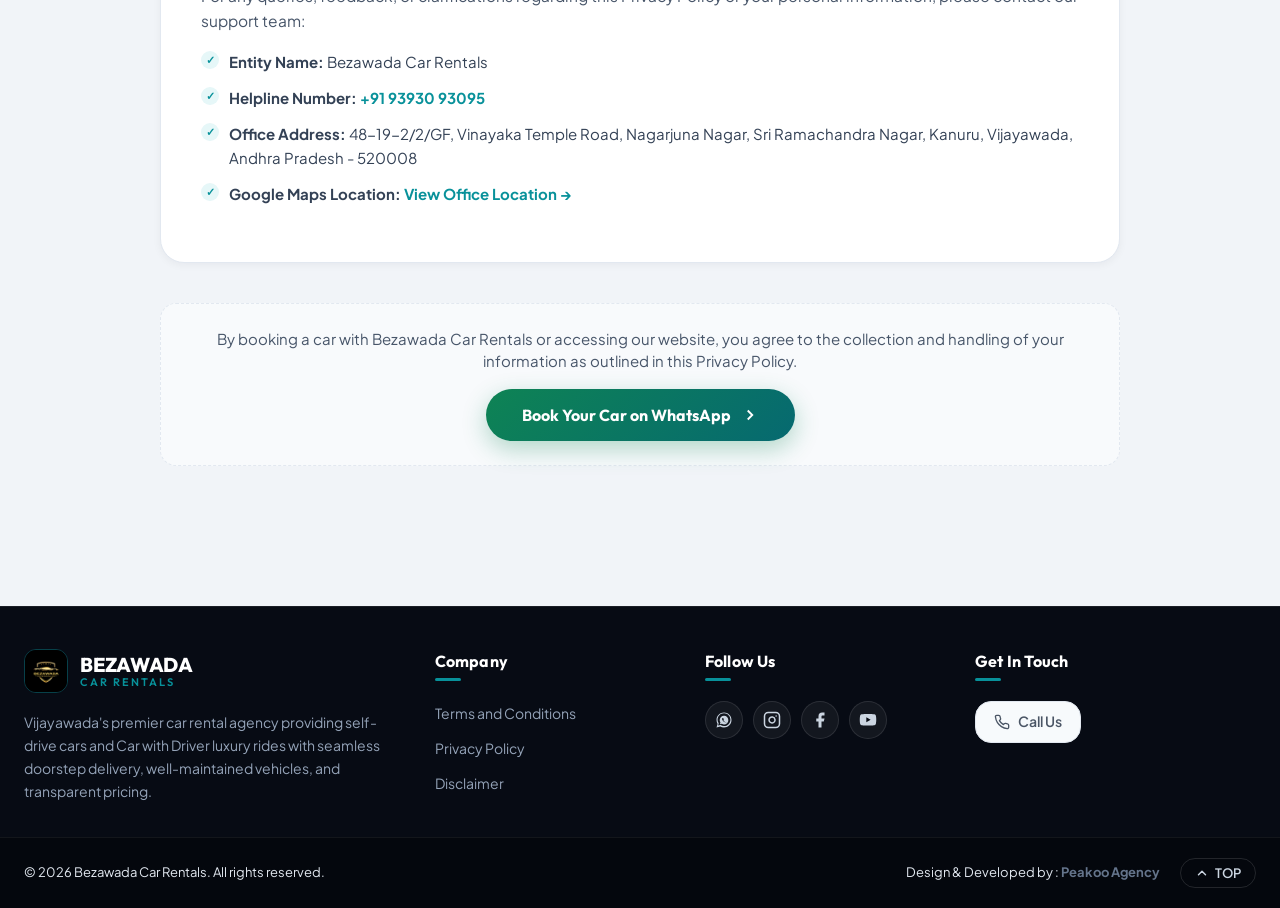
<file: privacy-policy.html>
<!DOCTYPE html>
<html lang="en">

<head>
  <meta charset="UTF-8">
  <meta name="viewport" content="width=device-width, initial-scale=1.0">
  <title>Privacy Policy | Bezawada Car Rentals — Customer Data Protection & Safety</title>
  <meta name="description"
    content="Official Privacy Policy of Bezawada Car Rentals. Learn how we collect, safeguard, and responsibly process your personal documents, verification records, and booking details.">
  <link rel="icon" href="logo/logo.jpeg" type="image/jpeg">

  <!-- Google Fonts: Plus Jakarta Sans & Outfit -->
  <link rel="preconnect" href="https://fonts.googleapis.com">
  <link rel="preconnect" href="https://fonts.gstatic.com" crossorigin>
  <link
    href="https://fonts.googleapis.com/css2?family=Outfit:wght@400;500;600;700;800&family=Plus+Jakarta+Sans:wght@400;500;600;700&display=swap"
    rel="stylesheet">

  <link rel="stylesheet" href="css/style.css">
  <link rel="stylesheet" href="pages.css">
</head>

<body>

  <!-- Top Navigation Header -->
  <header class="site-header">
    <div class="header-container">
      <button class="mobile-menu-btn" id="mobileMenuBtn" aria-label="Open navigation menu">
        <svg viewBox="0 0 24 24" width="24" height="24" stroke="currentColor" stroke-width="2" fill="none"
          stroke-linecap="round" stroke-linejoin="round">
          <line x1="3" y1="12" x2="21" y2="12"></line>
          <line x1="3" y1="6" x2="21" y2="6"></line>
          <line x1="3" y1="18" x2="21" y2="18"></line>
        </svg>
      </button>

      <a href="index.html" class="brand-logo">
        <img src="logo/logo.jpeg" alt="Bezawada Car Rentals" class="logo-img">
        <div class="brand-text">
          <span class="brand-name">BEZAWADA</span>
          <span class="brand-sub">CAR RENTALS</span>
        </div>
      </a>

      <!-- Desktop Navigation Menu -->
      <nav class="desktop-nav">
        <a href="about.html" class="nav-link">About Us</a>
        <a href="blog.html" class="nav-link">Blog</a>
        <a href="contact.html" class="nav-link">Contact</a>
      </nav>

      <button type="button" class="action-btn login-btn" onclick="scrollToBooking()">
        <span>Book Now</span>
        <svg viewBox="0 0 24 24" width="16" height="16" stroke="currentColor" stroke-width="2" fill="none"
          stroke-linecap="round" stroke-linejoin="round">
          <path d="M18 11V6a2 2 0 0 0-2-2a2 2 0 0 0-2 2" />
          <path d="M14 10V4a2 2 0 0 0-2-2a2 2 0 0 0-2 2v6" />
          <path d="M10 10.5V6a2 2 0 0 0-2-2a2 2 0 0 0-2 2v8" />
          <path d="M18 8a2 2 0 1 1 4 0v6a8 8 0 0 1-8 8h-2c-2.8 0-4.5-.86-5.99-2.34l-3.6-3.6a2 2 0 0 1 2.83-2.82L7 15" />
        </svg>
      </button>
    </div>
  </header>

  <!-- Mobile Drawer Menu -->
  <div class="mobile-drawer" id="mobileDrawer">
    <div class="mobile-drawer-header">
      <div class="brand-logo">
        <img src="logo/logo.jpeg" alt="Bezawada Car Rentals" class="logo-img">
        <span class="brand-name">BEZAWADA CARS</span>
      </div>
      <button class="drawer-close-btn" id="drawerCloseBtn" aria-label="Close menu">&times;</button>
    </div>
    <div class="mobile-drawer-body">
      <a href="index.html#searchWidget" class="drawer-link" onclick="scrollToBooking()">Book a Car</a>
      <a href="about.html" class="drawer-link">About Us</a>
      <a href="blog.html" class="drawer-link">Blog</a>
      <a href="contact.html" class="drawer-link">Contact</a>


    </div>
  </div>

  <!-- Page Hero Header -->
  <section class="page-hero">
    <div class="page-hero-inner">
      <h1>Privacy Policy</h1>
      <p class="lead">At Bezawada Car Rentals, we take the confidentiality of your personal information, driving
        credentials, and booking data with highest dedication and transparency.</p>
    </div>
  </section>

  <!-- Main Content -->
  <main class="page-container">
    <div class="terms-wrapper">

      <!-- Fast Trust Highlight Strip -->
      <div class="terms-highlight-strip">
        <div class="terms-highlight-text">
          <strong>Your Privacy &amp; Data Security are Guaranteed</strong>
          <span>We never sell or disclose your personal data to commercial marketers. All verification records are
            strictly secured.</span>
        </div>
        <a href="https://wa.me/919393093095?text=Hello%20Bezawada%20Car%20Rentals!%20I%20have%20a%20question%20regarding%20my%20data%20privacy."
          target="_blank" rel="noopener noreferrer" class="terms-highlight-cta">WhatsApp Helpline &rarr;</a>
      </div>

      <!-- Card 1: Information We Collect -->
      <div class="terms-card">
        <div class="terms-section-header">
          <div class="terms-section-icon">
            <svg viewBox="0 0 24 24" width="22" height="22" fill="none" stroke="currentColor" stroke-width="2">
              <path d="M20 21v-2a4 4 0 0 0-4-4H8a4 4 0 0 0-4 4v2" />
              <circle cx="12" cy="7" r="4" />
            </svg>
          </div>
          <h2>1. Information We Collect</h2>
        </div>
        <p>To process reservations, verify legal driving authority, and comply with state transportation guidelines, we
          collect the following categories of information:</p>
        <ul class="terms-list">
          <li><strong>Identity &amp; KYC Documentation:</strong> Clear copy of original, valid Driving License,
            Government-issued Identity Card (Aadhaar Card, Passport, or Voter ID), and recognized residential address
            proof (such as active Electricity/Power bill, postpaid mobile bill, or registered lease deed).</li>
          <li><strong>Foreign Guests:</strong> International Driving Permit (IDP), Passport with valid Visa endorsement
            copy.</li>
          <li><strong>Contact Details:</strong> Full Name, telephone/WhatsApp contact number, emergency family contact,
            and residential address.</li>
          <li><strong>Booking &amp; Trip Details:</strong> Vehicle model requested, rental schedule (pickup and drop
            dates/times), dispatch hub or doorstep delivery address, and declared travel route.</li>
          <li><strong>Payment &amp; Refund Data:</strong> UPI ID or Bank Account credentials provided strictly for
            processing the return of your security deposit within 2 working days.</li>
        </ul>
      </div>

      <!-- Card 2: Purpose and Usage of Data -->
      <div class="terms-card">
        <div class="terms-section-header">
          <div class="terms-section-icon">
            <svg viewBox="0 0 24 24" width="22" height="22" fill="none" stroke="currentColor" stroke-width="2">
              <circle cx="12" cy="12" r="10" />
              <polyline points="12 6 12 12 14 14" />
            </svg>
          </div>
          <h2>2. How We Use Your Information</h2>
        </div>
        <p>Your personal information is used exclusively for lawful purposes related to vehicle rental execution and
          road safety:</p>
        <ul class="terms-list">
          <li>Authenticating driving eligibility under the Motor Vehicles Act (age minimum 22 years, non-endorsed
            license).</li>
          <li>Managing your reservation, coordinating vehicle handover at airport terminals or doorsteps, and generating
            invoices.</li>
          <li>Facilitating prompt 24/7 on-road emergency assistance, breakdown support, and communication during your
            active road trip.</li>
          <li>Reconciling highway FASTag toll debits and verifying traffic challans issued by state police authorities
            during the active tenure.</li>
          <li>Refunding refundable security deposits back to your bank account or UPI within 2 business days following
            vehicle return inspection.</li>
        </ul>
      </div>

      <!-- Card 3: Vehicle Telematics & GPS Safety Monitoring -->
      <div class="terms-card">
        <div class="terms-section-header">
          <div class="terms-section-icon">
            <svg viewBox="0 0 24 24" width="22" height="22" fill="none" stroke="currentColor" stroke-width="2">
              <polygon points="12 2 19 21 12 17 5 21 12 2" />
            </svg>
          </div>
          <h2>3. Vehicle Telematics &amp; Safety Monitoring</h2>
        </div>
        <p>For passenger security, fleet protection, and statutory compliance, rental vehicles are equipped with onboard
          telematics devices:</p>
        <ul class="terms-list">
          <li><strong>Odometer &amp; Distance Tracking:</strong> Automated logging of distance driven to accurately
            verify 24-hour (400 km) and 12-hour (200 km) rental packages.</li>
          <li><strong>Highway Speed Monitoring:</strong> Onboard safety telemetry monitors highway cruising speed
            against the mandated <strong>110 km/h</strong> speed threshold.</li>
          <li><strong>Theft Prevention:</strong> In the event of vehicle misappropriation, unauthorized route deviation
            into forbidden territories, or vehicle theft, location data may be shared with law enforcement authorities
            for asset recovery.</li>
        </ul>

        <div class="terms-alert-box">
          <strong>Privacy Assurance:</strong> Vehicle telematics data is reviewed strictly for speed compliance, vehicle
          maintenance, and emergency response. We never track or store personal conversations or passengers' private
          activities.
        </div>
      </div>

      <!-- Card 4: Information Sharing & Disclosures -->
      <div class="terms-card">
        <div class="terms-section-header">
          <div class="terms-section-icon">
            <svg viewBox="0 0 24 24" width="22" height="22" fill="none" stroke="currentColor" stroke-width="2">
              <rect x="3" y="11" width="18" height="11" rx="2" ry="2" />
              <path d="M7 11V7a5 5 0 0 1 10 0v4" />
            </svg>
          </div>
          <h2>4. Information Sharing &amp; Third-Party Disclosures</h2>
        </div>
        <p>Bezawada Car Rentals does not sell, rent, or lease your private information to third-party marketing
          companies. Information is shared strictly under the following limited conditions:</p>
        <ul class="terms-list">
          <li><strong>Legal &amp; Police Authorities:</strong> When mandated by court summons, police investigation,
            statutory notices, or in response to hit-and-run incidents, traffic accidents, or unlawful activities during
            the rental period.</li>
          <li><strong>Insurance Providers &amp; Surveyors:</strong> In the event of accidental damage exceeding policy
            thresholds, relevant KYC records and accident details are shared with authorized insurance claim assessors.
          </li>
          <li><strong>Operational Service Partners:</strong> Trusted authorized towing and breakdown service partners
            dispatched during emergency mechanical roadside breakdowns.</li>
        </ul>
      </div>

      <!-- Card 5: Data Retention & Security Measures -->
      <div class="terms-card">
        <div class="terms-section-header">
          <div class="terms-section-icon">
            <svg viewBox="0 0 24 24" width="22" height="22" fill="none" stroke="currentColor" stroke-width="2">
              <path d="M12 22s8-4 8-10V5l-8-3-8 3v7c0 6 8 10 8 10z" />
            </svg>
          </div>
          <h2>5. Data Security &amp; Retention</h2>
        </div>
        <p>We maintain strict administrative, digital, and physical safeguards to protect customer records against
          unauthorized access, loss, alteration, or misuse:</p>
        <ul class="terms-list">
          <li>Customer KYC documents and transaction records are retained for the period mandated under Indian tax,
            corporate, and statutory commercial accounting laws.</li>
          <li>Following trip completion, challan reconciliation, and deposit refund, sensitive verification copies are
            securely archived with restricted operational access.</li>
          <li>You may contact our support desk to verify or request correction of any outdated contact information held
            in our booking records.</li>
        </ul>
      </div>

      <!-- Card 6: Updates to this Policy & Grievance Contact -->
      <div class="terms-card">
        <div class="terms-section-header">
          <div class="terms-section-icon">
            <svg viewBox="0 0 24 24" width="22" height="22" fill="none" stroke="currentColor" stroke-width="2">
              <path
                d="M22 16.92v3a2 2 0 0 1-2.18 2 19.79 19.79 0 0 1-8.63-3.07 19.5 19.5 0 0 1-6-6 19.79 19.79 0 0 1-3.07-8.67A2 2 0 0 1 4.11 2h3a2 2 0 0 1 2 1.72 12.84 12.84 0 0 0 .7 2.81 2 2 0 0 1-.45 2.11L8.09 9.91a16 16 0 0 0 6 6l1.27-1.27a2 2 0 0 1 2.11-.45 12.84 12.84 0 0 0 2.81.7A2 2 0 0 1 22 16.92z" />
            </svg>
          </div>
          <h2>6. Grievance Officer &amp; Contact Details</h2>
        </div>
        <p>For any queries, feedback, or clarifications regarding this Privacy Policy or your personal information,
          please contact our support team:</p>
        <ul class="terms-list">
          <li><strong>Entity Name:</strong> Bezawada Car Rentals</li>
          <li><strong>Helpline Number:</strong> <a href="tel:+919393093095"
              style="color: #08919A; font-weight: 700;">+91 93930 93095</a></li>
          <li><strong>Office Address:</strong> 48-19-2/2/GF, Vinayaka Temple Road, Nagarjuna Nagar, Sri Ramachandra
            Nagar, Kanuru, Vijayawada, Andhra Pradesh - 520008</li>
          <li><strong>Google Maps Location:</strong> <a href="https://maps.app.goo.gl/FpaitXiBT1WkVSNq5" target="_blank"
              rel="noopener noreferrer" style="color: #08919A; font-weight: 700;">View Office Location &rarr;</a></li>
        </ul>
      </div>

      <!-- Agreement Bar -->
      <div class="terms-agree-bar">
        <p>By booking a car with Bezawada Car Rentals or accessing our website, you agree to the collection and handling
          of your information as outlined in this Privacy Policy.</p>
        <a href="https://wa.me/919393093095?text=Hello%20Bezawada%20Car%20Rentals!%20I%20have%20read%20the%20Privacy%20Policy%20and%20want%20to%20book%20a%20car."
          target="_blank" rel="noopener noreferrer" class="btn-submit-inquiry"
          style="display: inline-flex; width: auto; padding: 14px 36px;">
          <span>Book Your Car on WhatsApp</span>
          <svg viewBox="0 0 24 24" width="18" height="18" fill="none" stroke="currentColor" stroke-width="2.5">
            <polyline points="9 18 15 12 9 6"></polyline>
          </svg>
        </a>
      </div>

    </div>
  </main>

  <!-- ==========================================================================
       SECTION 7: FOOTER SECTION (4 Columns, Trust Ribbon, Copyright & Back to Top)
       ========================================================================== -->
  <footer class="site-footer" id="siteFooter" role="contentinfo">
    <div class="footer-top-wrap">
      <div class="footer-main-grid">

        <!-- Col 1: Brand Info -->
        <div class="footer-brand-col">
          <a href="index.html" class="footer-logo-link">
            <img src="logo/logo.jpeg" alt="Bezawada Car Rentals Logo" class="footer-logo-img">
            <div class="footer-brand-title">
              BEZAWADA
              <span>CAR RENTALS</span>
            </div>
          </a>
          <p class="footer-about-text">
            Vijayawada's premier car rental agency providing self-drive cars and Car with Driver luxury rides with
            seamless doorstep delivery, well-maintained vehicles, and transparent pricing.
          </p>
        </div>

        <!-- Col 2: Fleet & Rentals -->
        <div class="footer-col">
          <h3 class="footer-col-title">Company</h3>
          <ul class="footer-nav-list">
            <li><a href="terms.html">Terms and Conditions </a></li>
            <li><a href="privacy-policy.html">Privacy Policy</a></li>
            <li><a href="disclaimer.html">Disclaimer</a></li>
          </ul>
        </div>


        <div class="footer-col">
          <h3 class="footer-col-title">Follow Us</h3>
          <div class="footer-social-links">
            <a href="https://wa.me/919393093095" target="_blank" rel="noopener" class="footer-social-btn"
              aria-label="WhatsApp">
              <svg viewBox="0 0 24 24" width="18" height="18" fill="currentColor">
                <path
                  d="M12.031 6.172c-3.181 0-5.767 2.586-5.768 5.766-.001 1.298.38 2.27 1.019 3.287l-.711 2.592 2.654-.696c1.004.582 1.777.822 2.806.822 3.181 0 5.767-2.587 5.767-5.766.001-3.182-2.585-5.805-5.767-5.805zm3.377 8.21c-.14.393-.715.753-1.009.799-.283.044-.645.064-1.04-.063-.585-.188-1.339-.533-2.316-1.511-.98-.98-1.325-1.734-1.514-2.32-.127-.395-.107-.757-.063-1.04.046-.294.406-.869.799-1.009.19-.068.396-.039.544.073l.87 1.258c.148.214.156.495.021.718l-.348.572c-.068.112-.083.247-.04.37.199.57.653 1.189 1.183 1.719.53.53 1.149.984 1.719 1.183.123.043.258.028.37-.04l.572-.348c.223-.135.504-.127.718.021l1.258.87c.112.148.141.354.073.544z" />
                <path
                  d="M12 2C6.477 2 2 6.477 2 12c0 1.89.525 3.66 1.438 5.176L2 22l4.965-1.399C8.423 21.503 10.155 22 12 22c5.523 0 10-4.477 10-10S17.523 2 12 2zm0 18c-1.637 0-3.167-.47-4.464-1.284l-.32-.2-3.149.887.886-3.085-.207-.328C3.896 14.673 3.428 13.155 3.428 11.5 3.428 6.772 7.272 2.928 12 2.928 16.728 2.928 20.572 6.772 20.572 11.5 20.572 16.228 16.728 20 12 20z" />
              </svg>
            </a>
            <a href="https://www.instagram.com/bezawada_carrentals/" target="_blank" rel="noopener"
              class="footer-social-btn" aria-label="Instagram">
              <svg viewBox="0 0 24 24" width="18" height="18" fill="none" stroke="currentColor" stroke-width="2"
                stroke-linecap="round" stroke-linejoin="round">
                <rect x="2" y="2" width="20" height="20" rx="5" ry="5"></rect>
                <path d="M16 11.37A4 4 0 1 1 12.63 8 4 4 0 0 1 16 11.37z"></path>
                <line x1="17.5" y1="6.5" x2="17.51" y2="6.5"></line>
              </svg>
            </a>
            <a href="https://facebook.com" target="_blank" rel="noopener" class="footer-social-btn"
              aria-label="Facebook">
              <svg viewBox="0 0 24 24" width="18" height="18" fill="currentColor">
                <path d="M18 2h-3a5 5 0 0 0-5 5v3H7v4h3v8h4v-8h3l1-4h-4V7a1 1 0 0 1 1-1h3z"></path>
              </svg>
            </a>
            <a href="https://youtube.com" target="_blank" rel="noopener" class="footer-social-btn" aria-label="YouTube">
              <svg viewBox="0 0 24 24" width="18" height="18" fill="currentColor">
                <path
                  d="M22.54 6.42a2.78 2.78 0 0 0-1.94-2C18.88 4 12 4 12 4s-6.88 0-8.6.46a2.78 2.78 0 0 0-1.94 2A29 29 0 0 0 1 11.75a29 29 0 0 0 .46 5.33A2.78 2.78 0 0 0 3.4 19c1.72.46 8.6.46 8.6.46s6.88 0 8.6-.46a2.78 2.78 0 0 0 1.94-2 29 29 0 0 0 .46-5.25 29 29 0 0 0-.46-5.33z" />
                <polygon points="9.75 15.02 15.5 11.75 9.75 8.48 9.75 15.02" fill="#070B14" />
              </svg>
            </a>
          </div>
        </div>

        <div class="footer-col">
          <h3 class="footer-col-title">Get In Touch</h3>
          <a href="tel:+919393093095" class="action-btn hotline-btn" title="Call Bezawada Car Rentals">
            <svg viewBox="0 0 24 24" width="16" height="16" stroke="currentColor" stroke-width="2" fill="none"
              stroke-linecap="round" stroke-linejoin="round">
              <path
                d="M22 16.92v3a2 2 0 0 1-2.18 2 19.79 19.79 0 0 1-8.63-3.07 19.5 19.5 0 0 1-6-6 19.79 19.79 0 0 1-3.07-8.67A2 2 0 0 1 4.11 2h3a2 2 0 0 1 2 1.72 12.84 12.84 0 0 0 .7 2.81 2 2 0 0 1-.45 2.11L8.09 9.91a16 16 0 0 0 6 6l1.27-1.27a2 2 0 0 1 2.11-.45 12.84 12.84 0 0 0 2.81.7A2 2 0 0 1 22 16.92z">
              </path>
            </svg>
            <span class="hotline-text"> Call Us </span>
          </a>

        </div>
      </div>
    </div>

    <!-- Footer Bottom Bar -->
    <div class="footer-bottom-bar">
      <div class="footer-bottom-inner">
        <div class="footer-copyright" style="color: #E2E8F0;">
          © 2026 Bezawada Car Rentals. All rights reserved.
        </div>
        <div class="footer-bottom-links" style="color: #E2E8F0;">
          <p>Design & Developed by : <a href="https://www.peakoo.agency" target="_blank">
              <b>Peakoo Agency</b></a>
          </p>
          <button class="btn-back-to-top" type="button" onclick="window.scrollTo({top: 0, behavior: 'smooth'})"
            aria-label="Back to top">
            <svg viewBox="0 0 24 24" width="14" height="14" fill="none" stroke="currentColor" stroke-width="2.5"
              stroke-linecap="round" stroke-linejoin="round">
              <polyline points="18 15 12 9 6 15"></polyline>
            </svg>
            <span>TOP</span>
          </button>
        </div>
      </div>
    </div>
  </footer>

  <!-- Interactive JavaScript -->
  <script src="js/main.js"></script>

  <script>
    function scrollToBooking() {
      window.location.href = 'index.html#popularCarsSection';
    }
  </script>

  <!-- =========================================
       FLOATING WHATSAPP CTA
       ========================================= -->
  <a href="https://wa.me/919393093095?text=Hello%20Bezawada%20Car%20Rentals!%20I%20would%20like%20to%20inquire%20about%20booking%20a%20car."
    target="_blank" rel="noopener noreferrer" class="whatsapp-float" id="whatsappFloat"
    aria-label="Chat with Bezawada Car Rentals on WhatsApp">
    <div class="whatsapp-pulse" aria-hidden="true"></div>
    <svg viewBox="0 0 24 24" width="32" height="32" fill="#ffffff" aria-hidden="true">
      <path
        d="M12.04 2C6.58 2 2.13 6.45 2.13 11.91c0 2.11.66 4.07 1.79 5.68L2 22l4.57-1.87c1.55 1.01 3.39 1.6 5.47 1.6 5.46 0 9.91-4.45 9.91-9.91S17.5 2 12.04 2zm0 18.06c-1.8 0-3.48-.54-4.88-1.46l-.35-.23-2.73 1.12 1.14-2.65-.24-.37A8.15 8.15 0 0 1 3.91 11.9c0-4.48 3.65-8.13 8.13-8.13 4.48 0 8.13 3.65 8.13 8.13 0 4.49-3.65 8.16-8.13 8.16zm4.72-6.1c-.26-.13-1.54-.76-1.78-.85-.24-.09-.41-.13-.59.13-.17.26-.68.85-.83 1.02-.15.17-.3.19-.56.06-.26-.13-1.1-.4-2.1-1.28-.77-.69-1.3-1.54-1.45-1.8-.15-.26-.02-.4.11-.53.12-.12.26-.3.39-.46.13-.15.17-.26.26-.43.09-.17.04-.32-.02-.45s-.59-1.42-.81-1.94c-.21-.51-.43-.44-.59-.45h-.5c-.17 0-.45.06-.69.32-.24.26-.91.89-.91 2.17 0 1.28.93 2.52 1.06 2.7.13.17 1.84 2.81 4.46 3.94.62.27 1.11.43 1.49.55.63.2 1.2.17 1.65.1.5-.07 1.54-.63 1.76-1.24.22-.61.22-1.13.15-1.24-.06-.11-.23-.17-.49-.3z" />
    </svg>
    <span class="whatsapp-tooltip">Chat with us</span>
  </a>
</body>

</html>
</file>
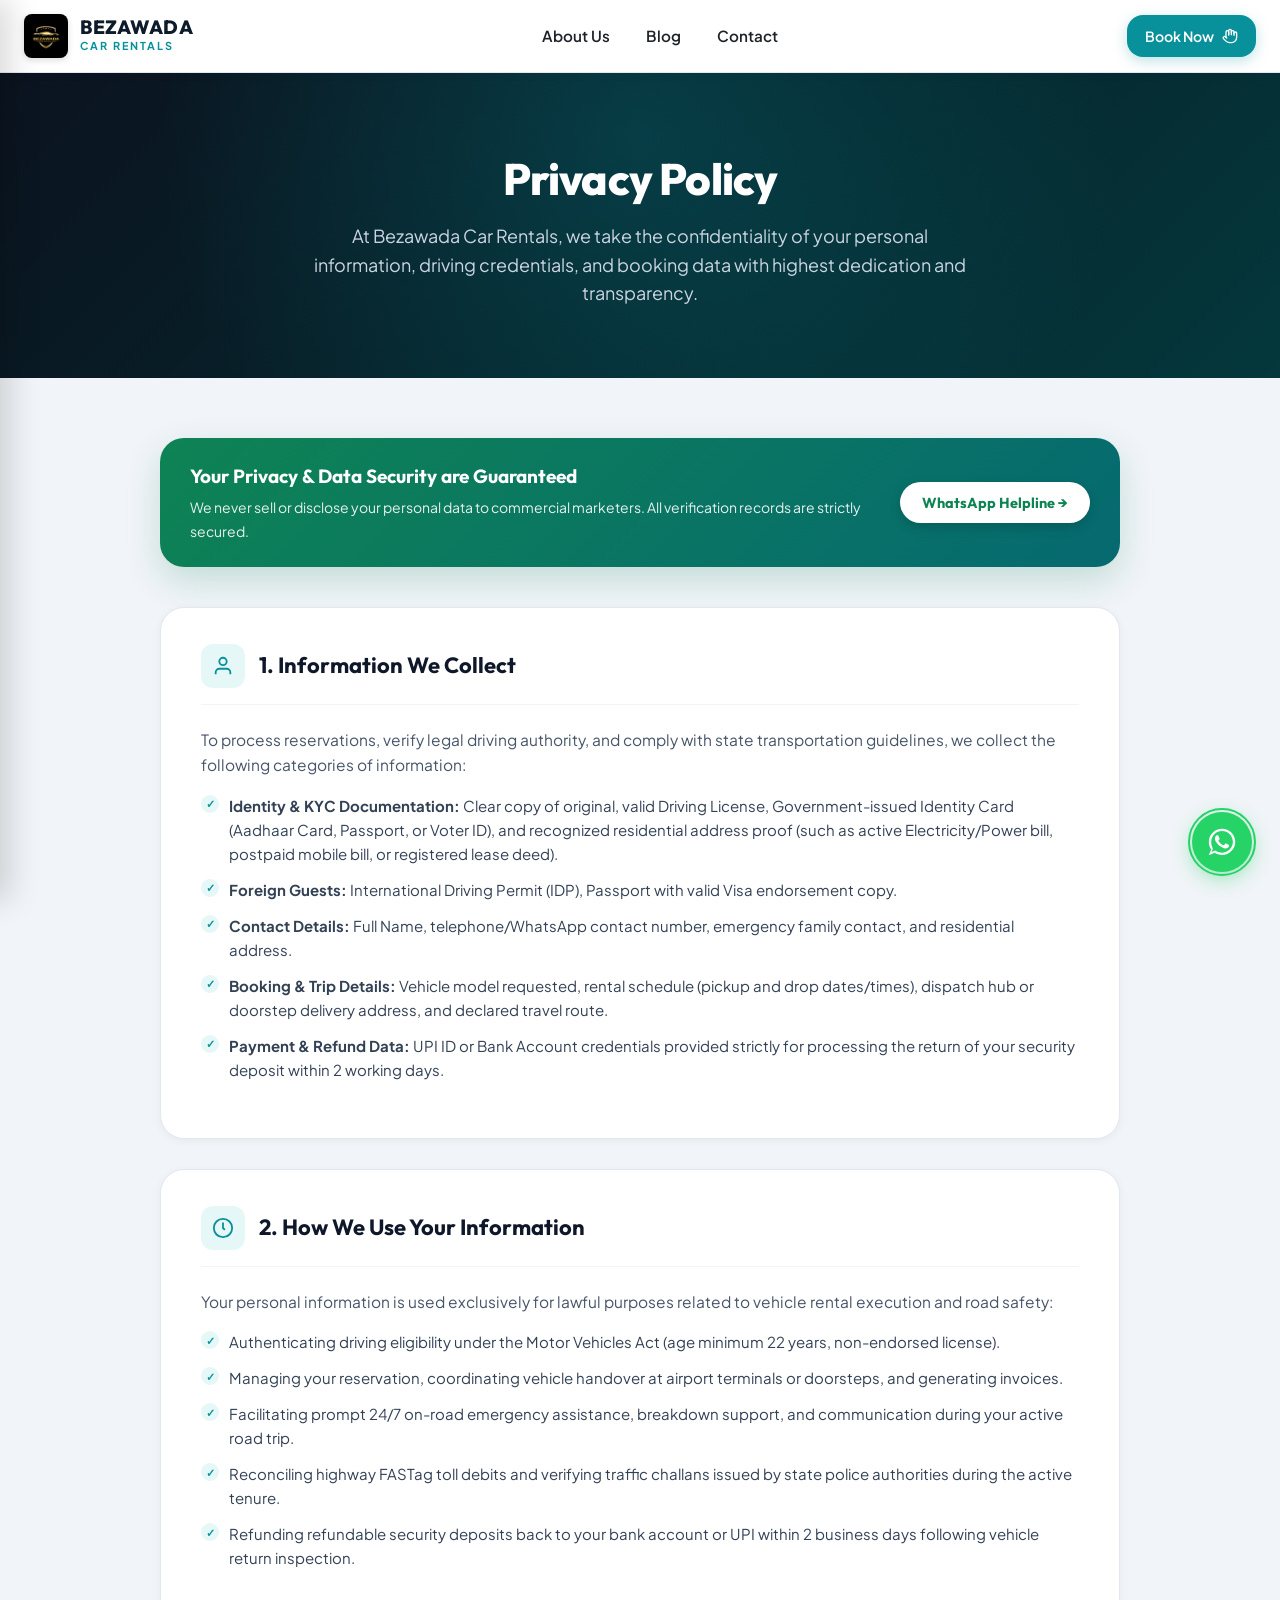
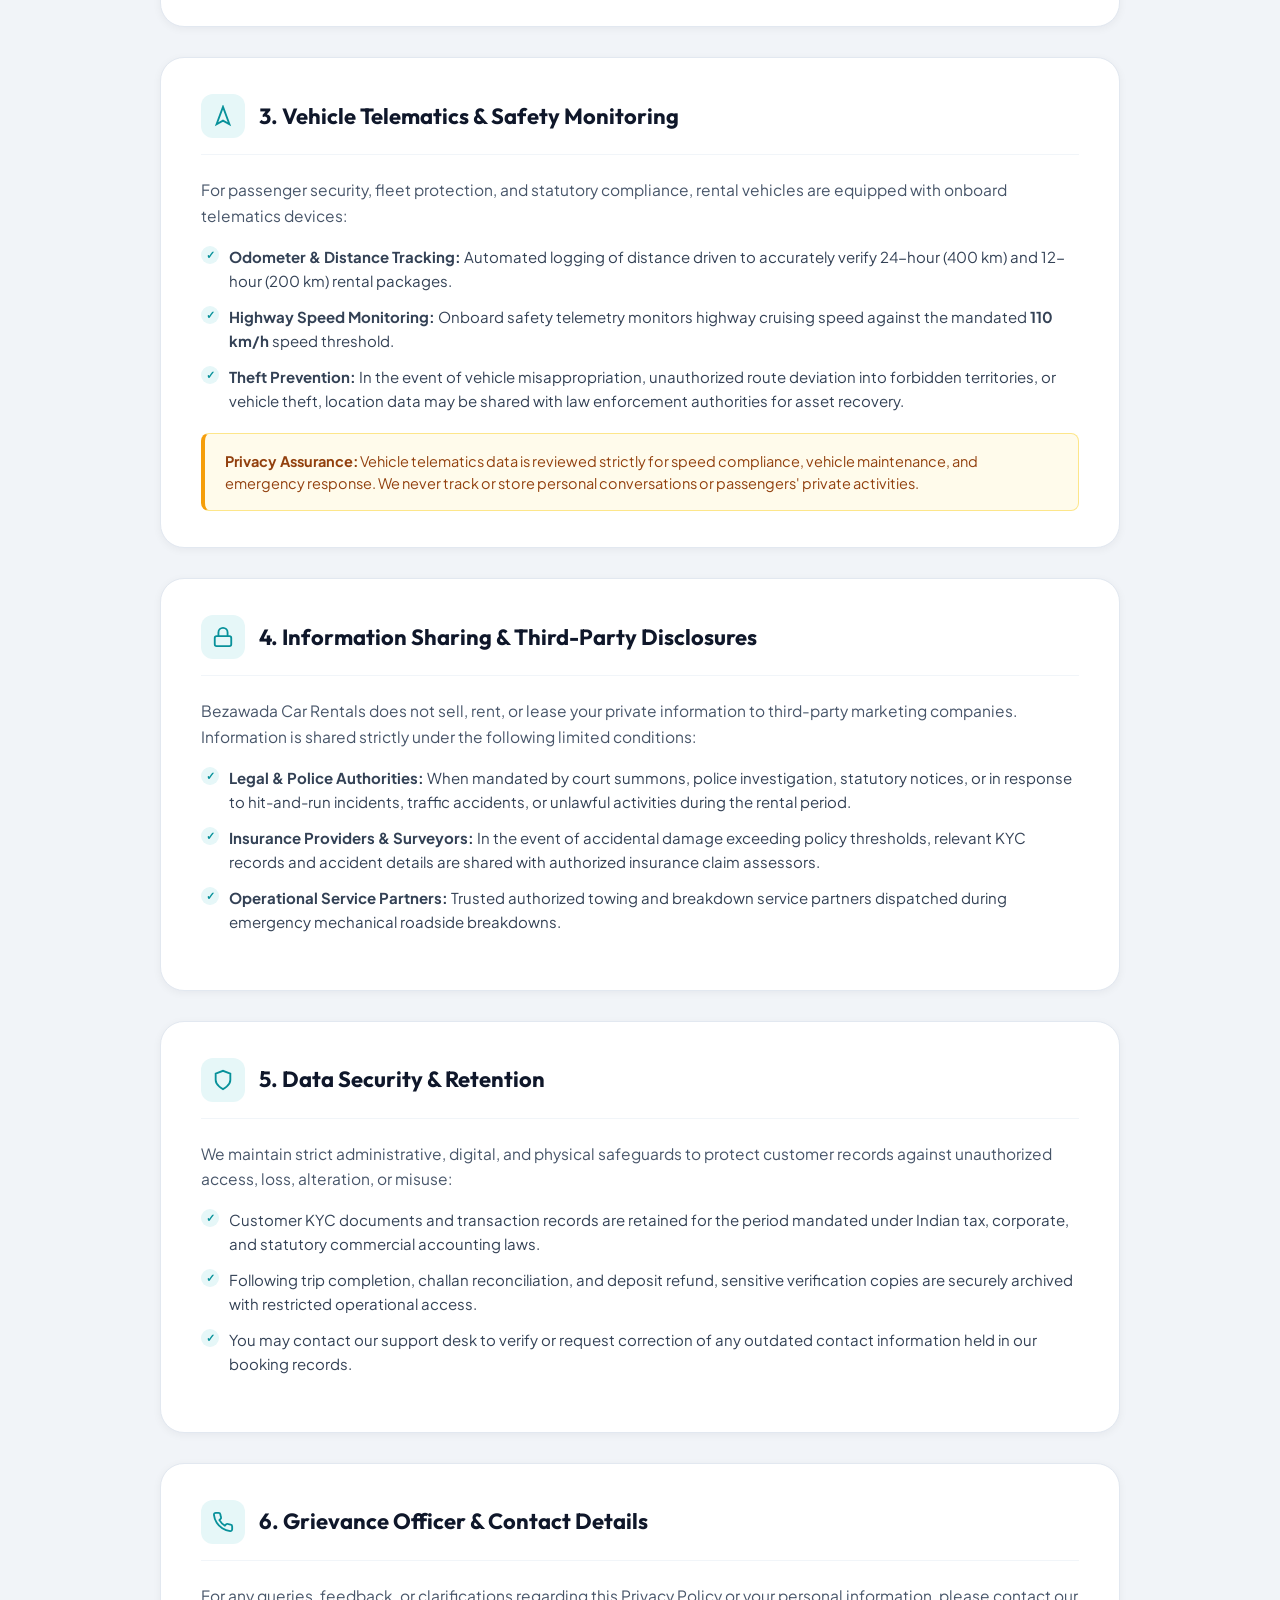
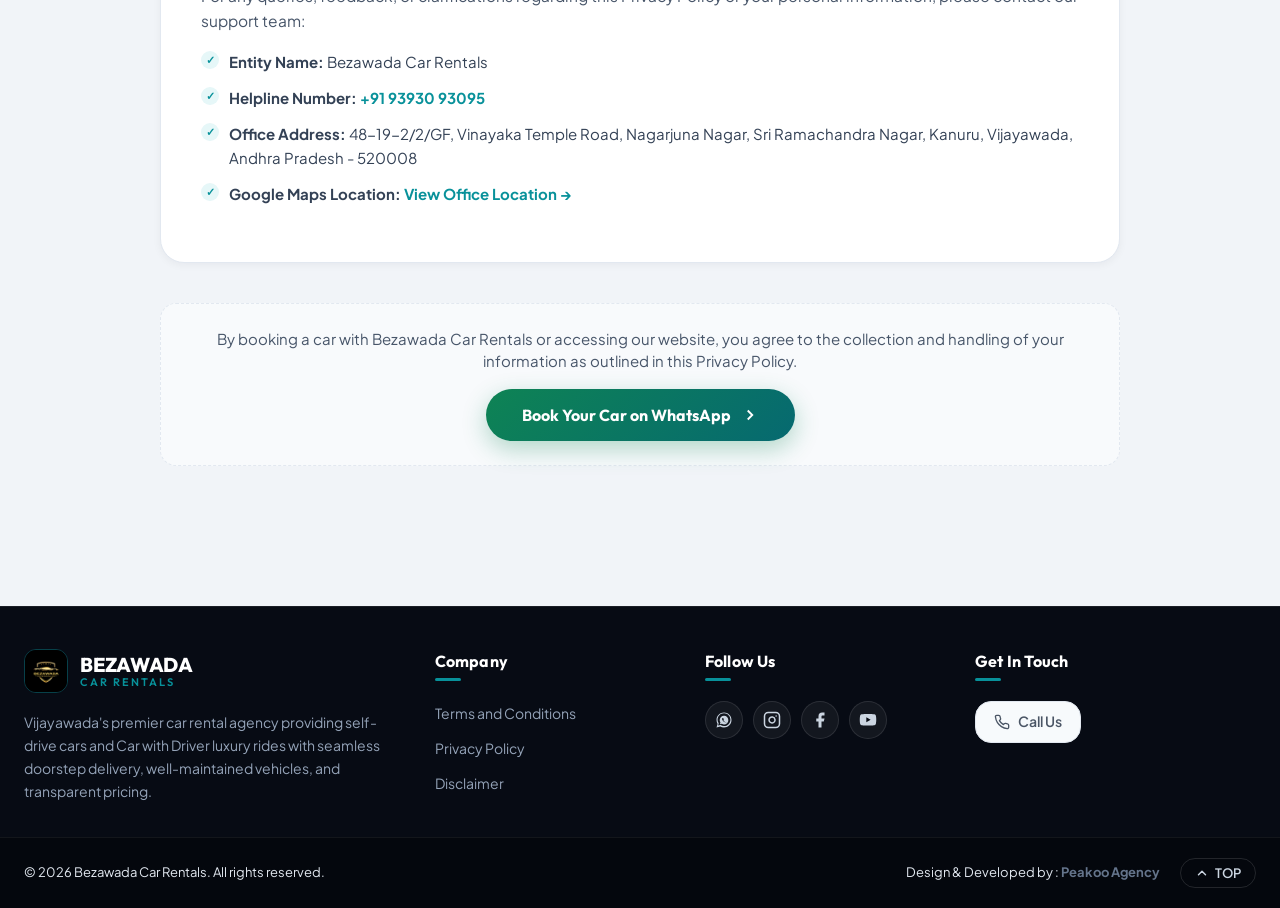
<file: privacy.html>
<!DOCTYPE html>
<html lang="en">
<head>
  <meta charset="UTF-8">
  <meta http-equiv="refresh" content="0; url=privacy-policy.html">
  <link rel="canonical" href="privacy-policy.html">
  <title>Redirecting to Privacy Policy...</title>
  <script>window.location.replace("privacy-policy.html");</script>
</head>
<body>
  <p>Redirecting to <a href="privacy-policy.html">Privacy Policy</a>...</p>
</body>
</html>
</file>
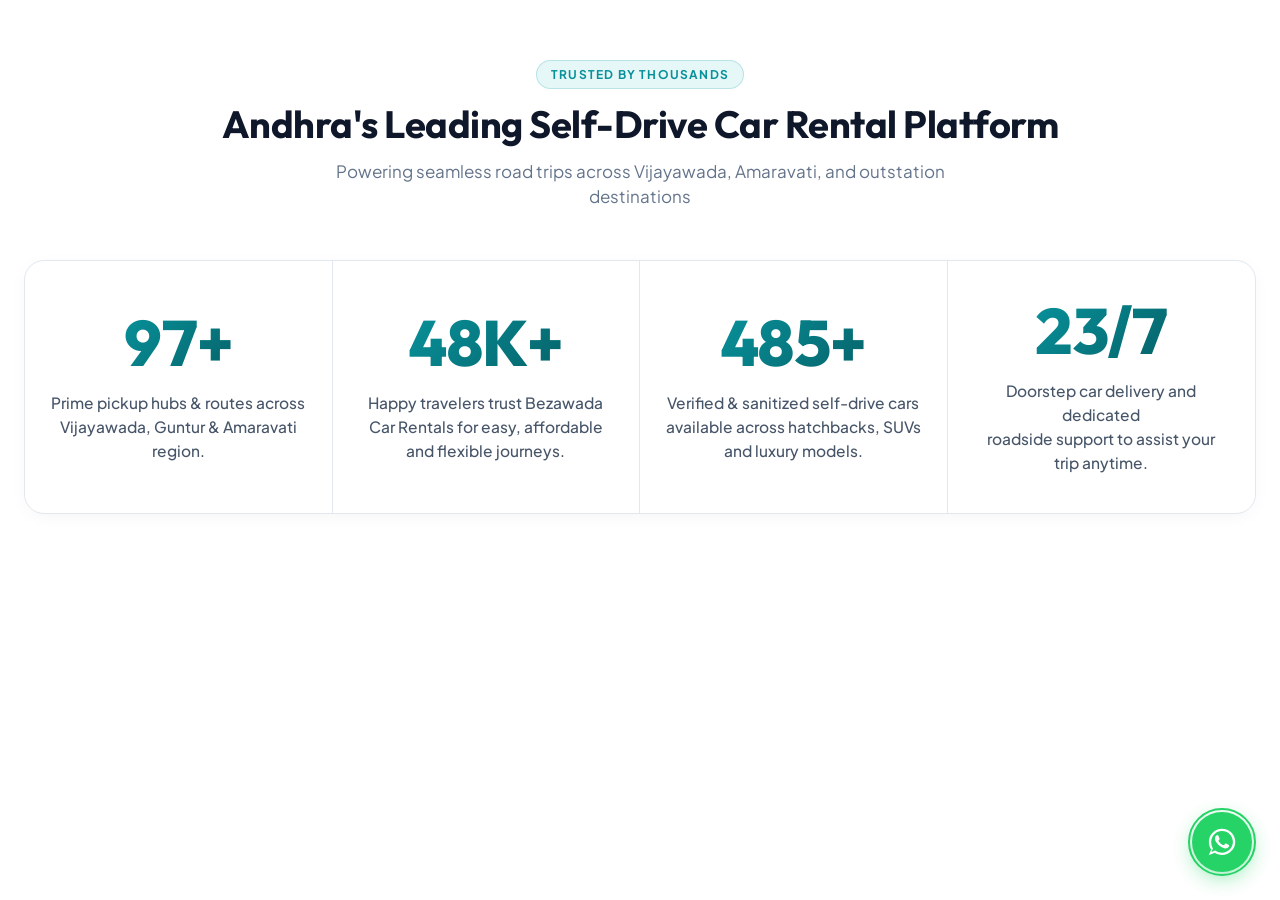
<file: statistics.html>
<!DOCTYPE html>
<html lang="en">

<head>
    <meta charset="UTF-8">
    <meta name="viewport" content="width=device-width, initial-scale=1.0">

    <title>Bezawada Car Rentals - Statistics & Trust Highlights</title>

    <!-- Google Fonts: Outfit & Plus Jakarta Sans -->
    <link rel="preconnect" href="https://fonts.googleapis.com">
    <link rel="preconnect" href="https://fonts.gstatic.com" crossorigin>
    <link href="https://fonts.googleapis.com/css2?family=Outfit:wght@500;600;700;800&family=Plus+Jakarta+Sans:wght@400;500;600;700&display=swap" rel="stylesheet">

    <link rel="stylesheet" href="statistics.css">
</head>

<body>

    <section class="stats-section">

        <div class="stats-header">
            <span class="stats-badge">TRUSTED BY THOUSANDS</span>
            <h1>Andhra's Leading Self-Drive Car Rental Platform</h1>
            <p class="stats-subheading">Powering seamless road trips across Vijayawada, Amaravati, and outstation destinations</p>
        </div>

        <div class="stats-container">

            <!-- Box 1 -->
            <div class="stat-box">
                <h2 class="counter" data-target="100" data-suffix="+">0+</h2>
                <p>
                    Prime pickup hubs &amp; routes across<br>
                    Vijayawada, Guntur &amp; Amaravati<br>
                    region.
                </p>
            </div>

            <!-- Box 2 -->
            <div class="stat-box">
                <h2 class="counter" data-target="50" data-suffix="K+">0K+</h2>
                <p>
                    Happy travelers trust Bezawada<br>
                    Car Rentals for easy, affordable<br>
                    and flexible journeys.
                </p>
            </div>

            <!-- Box 3 -->
            <div class="stat-box">
                <h2 class="counter" data-target="500" data-suffix="+">0+</h2>
                <p>
                    Verified &amp; sanitized self-drive cars<br>
                    available across hatchbacks, SUVs<br>
                    and luxury models.
                </p>
            </div>

            <!-- Box 4 -->
            <div class="stat-box">
                <h2 class="counter" data-target="24" data-suffix="/7">0/7</h2>
                <p>
                    Doorstep car delivery and dedicated<br>
                    roadside support to assist your<br>
                    trip anytime.
                </p>
            </div>

        </div>

    </section>

    <!-- Number Counting Animation -->
    <script>
        document.addEventListener('DOMContentLoaded', () => {
            const counters = document.querySelectorAll('.counter');
            let hasAnimated = false;

            const animateCounters = () => {
                if (hasAnimated) return;
                hasAnimated = true;
                const duration = 2000; // 2 seconds for a luxurious count-up

                counters.forEach(counter => {
                    const target = parseInt(counter.getAttribute('data-target'), 10);
                    const suffix = counter.getAttribute('data-suffix') || '';
                    const startTime = performance.now();

                    const updateCount = (currentTime) => {
                        const elapsed = currentTime - startTime;
                        const progress = Math.min(elapsed / duration, 1);
                        
                        // Ease out expo for smooth deceleration
                        const ease = progress === 1 ? 1 : 1 - Math.pow(2, -10 * progress);
                        const current = Math.floor(ease * target);

                        counter.textContent = current + suffix;

                        if (progress < 1) {
                            requestAnimationFrame(updateCount);
                        } else {
                            counter.textContent = target + suffix;
                            counter.classList.add('counted');
                        }
                    };

                    requestAnimationFrame(updateCount);
                });
            };

            // IntersectionObserver triggers animation when visible
            const observer = new IntersectionObserver((entries) => {
                entries.forEach(entry => {
                    if (entry.isIntersecting) {
                        animateCounters();
                        observer.disconnect();
                    }
                });
            }, { threshold: 0.2 });

            const section = document.querySelector('.stats-section');
            if (section) {
                observer.observe(section);
            } else {
                animateCounters();
            }
        });
    </script>

    <!-- =========================================
         FLOATING WHATSAPP CTA
         ========================================= -->
    <a href="https://wa.me/919393093095?text=Hello%20Bezawada%20Car%20Rentals!%20I%20would%20like%20to%20inquire%20about%20booking%20a%20car."
      target="_blank" rel="noopener noreferrer" class="whatsapp-float" id="whatsappFloat"
      aria-label="Chat with Bezawada Car Rentals on WhatsApp">
      <div class="whatsapp-pulse" aria-hidden="true"></div>
      <svg viewBox="0 0 24 24" width="32" height="32" fill="#ffffff" aria-hidden="true">
        <path
          d="M12.04 2C6.58 2 2.13 6.45 2.13 11.91c0 2.11.66 4.07 1.79 5.68L2 22l4.57-1.87c1.55 1.01 3.39 1.6 5.47 1.6 5.46 0 9.91-4.45 9.91-9.91S17.5 2 12.04 2zm0 18.06c-1.8 0-3.48-.54-4.88-1.46l-.35-.23-2.73 1.12 1.14-2.65-.24-.37A8.15 8.15 0 0 1 3.91 11.9c0-4.48 3.65-8.13 8.13-8.13 4.48 0 8.13 3.65 8.13 8.13 0 4.49-3.65 8.16-8.13 8.16zm4.72-6.1c-.26-.13-1.54-.76-1.78-.85-.24-.09-.41-.13-.59.13-.17.26-.68.85-.83 1.02-.15.17-.3.19-.56.06-.26-.13-1.1-.4-2.1-1.28-.77-.69-1.3-1.54-1.45-1.8-.15-.26-.02-.4.11-.53.12-.12.26-.3.39-.46.13-.15.17-.26.26-.43.09-.17.04-.32-.02-.45s-.59-1.42-.81-1.94c-.21-.51-.43-.44-.59-.45h-.5c-.17 0-.45.06-.69.32-.24.26-.91.89-.91 2.17 0 1.28.93 2.52 1.06 2.7.13.17 1.84 2.81 4.46 3.94.62.27 1.11.43 1.49.55.63.2 1.2.17 1.65.1.5-.07 1.54-.63 1.76-1.24.22-.61.22-1.13.15-1.24-.06-.11-.23-.17-.49-.3z" />
      </svg>
      <span class="whatsapp-tooltip">Chat with us</span>
    </a>
</body>

</html>
</file>
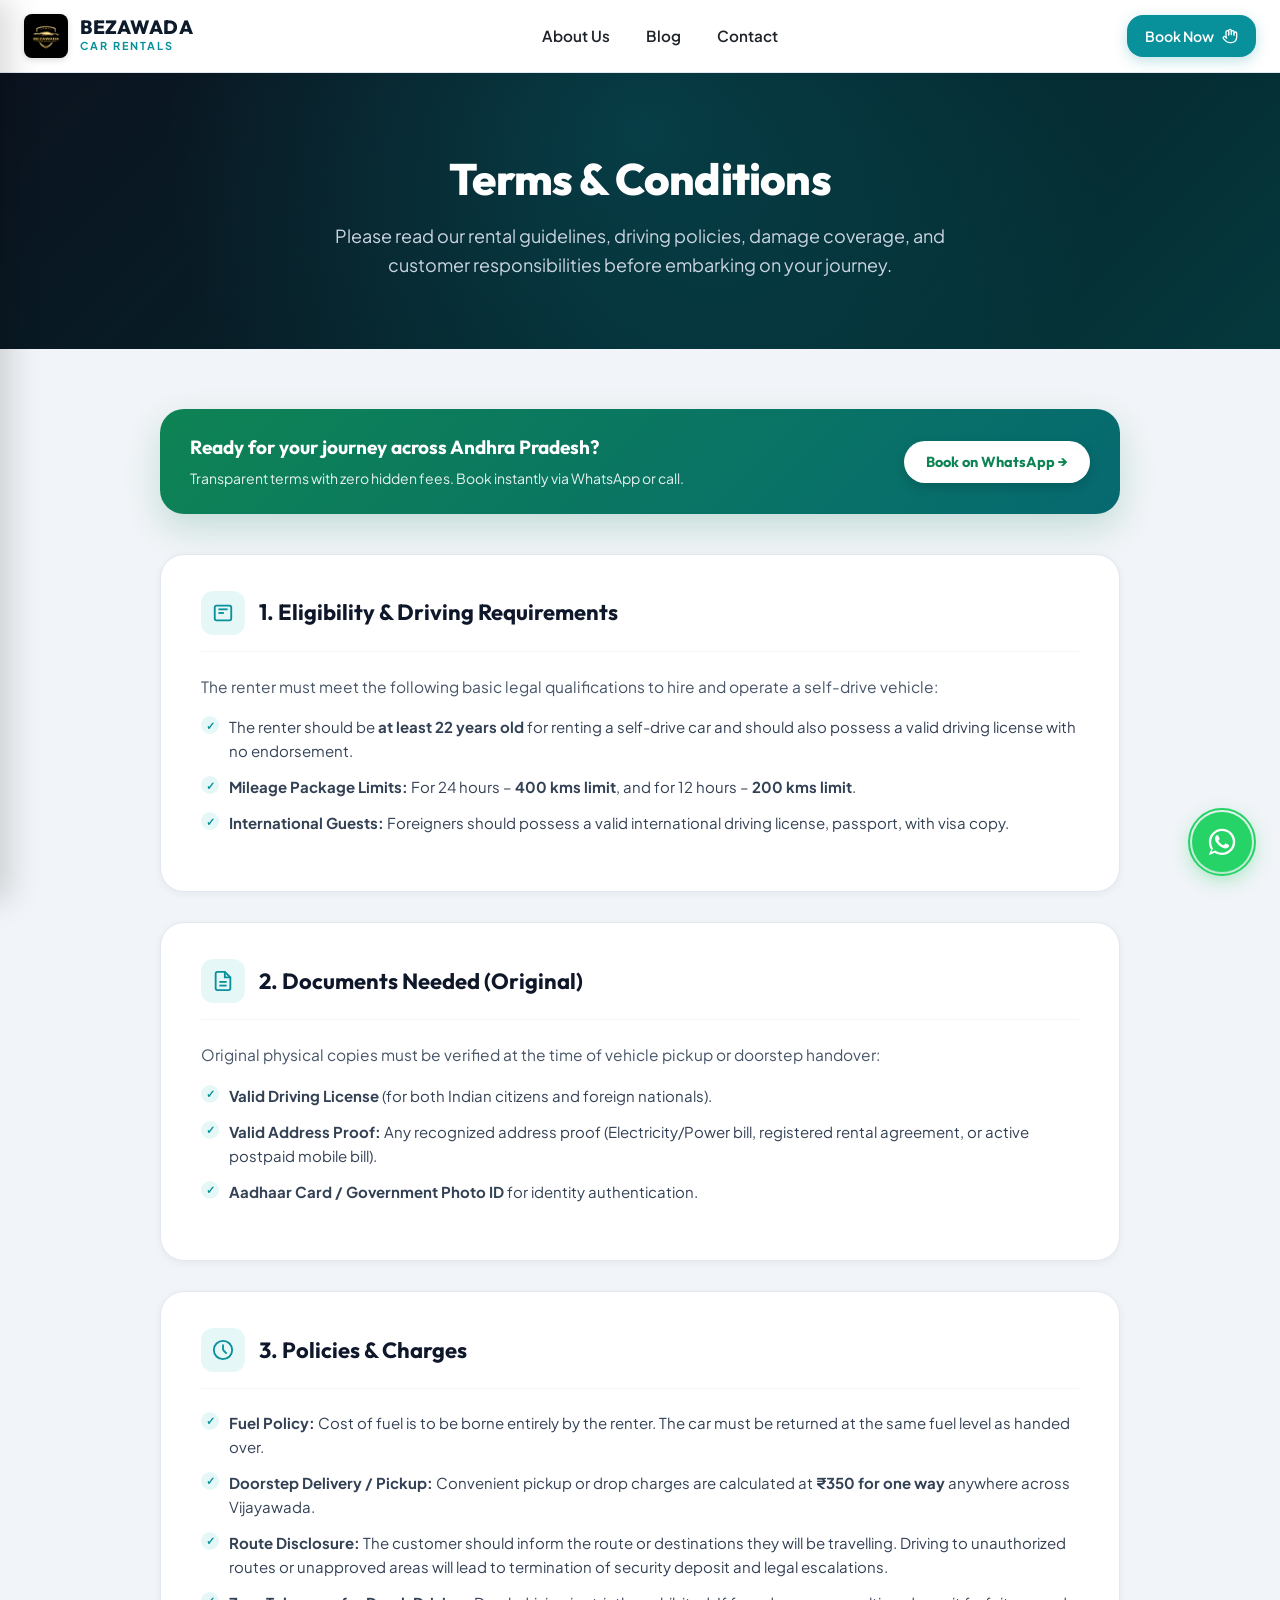
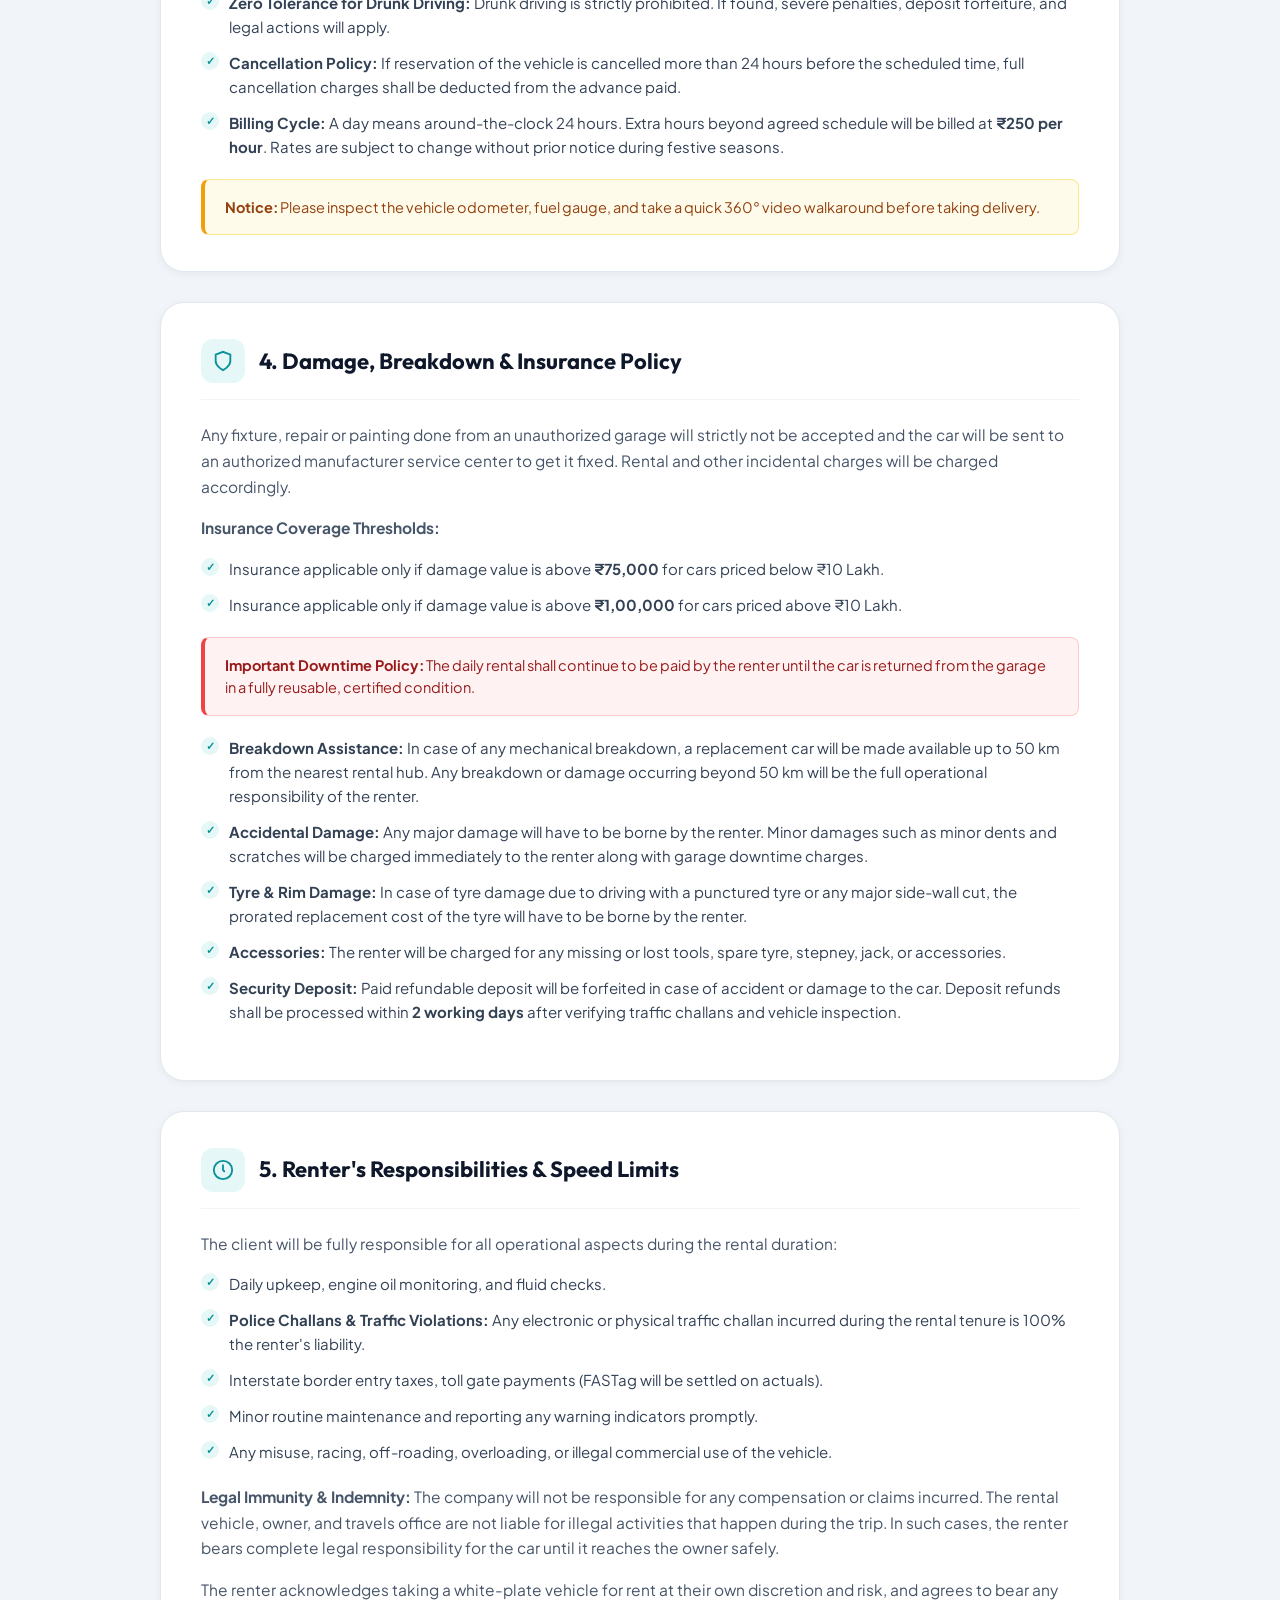
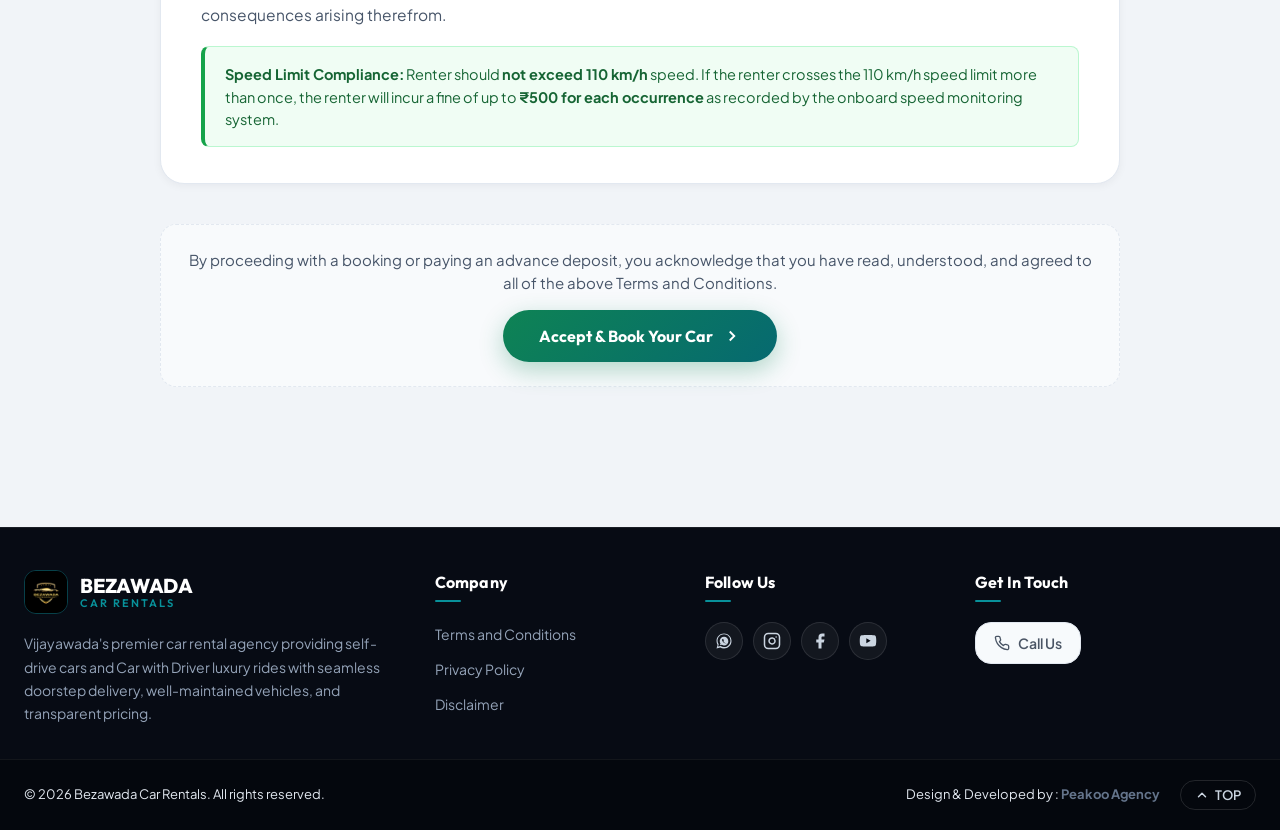
<file: terms.html>
<!DOCTYPE html>
<html lang="en">

<head>
  <meta charset="UTF-8">
  <meta name="viewport" content="width=device-width, initial-scale=1.0">
  <title>Terms and Conditions | Bezawada Car Rentals — Premium Self Drive & Car Hire in Vijayawada</title>
  <meta name="description"
    content="Official Terms & Conditions for renting self-drive and chauffeur-driven cars with Bezawada Car Rentals across Vijayawada, Guntur & Amaravati.">
  <link rel="icon" href="logo/logo.jpeg" type="image/jpeg">

  <!-- Google Fonts: Plus Jakarta Sans & Outfit -->
  <link rel="preconnect" href="https://fonts.googleapis.com">
  <link rel="preconnect" href="https://fonts.gstatic.com" crossorigin>
  <link
    href="https://fonts.googleapis.com/css2?family=Outfit:wght@400;500;600;700;800&family=Plus+Jakarta+Sans:wght@400;500;600;700&display=swap"
    rel="stylesheet">

  <link rel="stylesheet" href="css/style.css">
  <link rel="stylesheet" href="pages.css">
</head>

<body>

  <!-- Top Navigation Header -->
  <header class="site-header">
    <div class="header-container">
      <button class="mobile-menu-btn" id="mobileMenuBtn" aria-label="Open navigation menu">
        <svg viewBox="0 0 24 24" width="24" height="24" stroke="currentColor" stroke-width="2" fill="none"
          stroke-linecap="round" stroke-linejoin="round">
          <line x1="3" y1="12" x2="21" y2="12"></line>
          <line x1="3" y1="6" x2="21" y2="6"></line>
          <line x1="3" y1="18" x2="21" y2="18"></line>
        </svg>
      </button>

      <a href="index.html" class="brand-logo">
        <img src="logo/logo.jpeg" alt="Bezawada Car Rentals" class="logo-img">
        <div class="brand-text">
          <span class="brand-name">BEZAWADA</span>
          <span class="brand-sub">CAR RENTALS</span>
        </div>
      </a>

      <!-- Desktop Navigation Menu -->
      <nav class="desktop-nav">
        <a href="about.html" class="nav-link">About Us</a>
        <a href="blog.html" class="nav-link">Blog</a>
        <a href="contact.html" class="nav-link">Contact</a>

      </nav>



      <button type="button" class="action-btn login-btn" onclick="scrollToBooking()">
        <span>Book Now</span>
        <svg viewBox="0 0 24 24" width="16" height="16" stroke="currentColor" stroke-width="2" fill="none"
          stroke-linecap="round" stroke-linejoin="round">
          <path d="M18 11V6a2 2 0 0 0-2-2a2 2 0 0 0-2 2" />
          <path d="M14 10V4a2 2 0 0 0-2-2a2 2 0 0 0-2 2v6" />
          <path d="M10 10.5V6a2 2 0 0 0-2-2a2 2 0 0 0-2 2v8" />
          <path d="M18 8a2 2 0 1 1 4 0v6a8 8 0 0 1-8 8h-2c-2.8 0-4.5-.86-5.99-2.34l-3.6-3.6a2 2 0 0 1 2.83-2.82L7 15" />
        </svg>
      </button>
    </div>
    </div>
  </header>

  <!-- Mobile Drawer Menu -->
  <div class="mobile-drawer" id="mobileDrawer">
    <div class="mobile-drawer-header">
      <div class="brand-logo">
        <img src="logo/logo.jpeg" alt="Bezawada Car Rentals" class="logo-img">
        <span class="brand-name">BEZAWADA CARS</span>
      </div>
      <button class="drawer-close-btn" id="drawerCloseBtn" aria-label="Close menu">&times;</button>
    </div>
    <div class="mobile-drawer-body">
      <a href="index.html#searchWidget" class="drawer-link" onclick="scrollToBooking()">Book a Car</a>
      <a href="about.html" class="drawer-link">About Us</a>
      <a href="blog.html" class="drawer-link">Blog</a>
      <a href="contact.html" class="drawer-link">Contact</a>


    </div>
  </div>

  <!-- Page Hero Header -->
  <section class="page-hero">
    <div class="page-hero-inner">

      <h1>Terms &amp; Conditions</h1>
      <p class="lead">Please read our rental guidelines, driving policies, damage coverage, and customer
        responsibilities before embarking on your journey.</p>
    </div>
  </section>

  <!-- Main Content -->
  <main class="page-container">
    <div class="terms-wrapper">

      <!-- Fast Trust Highlight Strip -->
      <div class="terms-highlight-strip">
        <div class="terms-highlight-text">
          <strong>Ready for your journey across Andhra Pradesh?</strong>
          <span>Transparent terms with zero hidden fees. Book instantly via WhatsApp or call.</span>
        </div>
        <a href="https://wa.me/919393093095?text=Hello%20Bezawada%20Car%20Rentals!%20I%20have%20read%20the%20terms%20and%20want%20to%20book%20a%20car."
          target="_blank" rel="noopener noreferrer" class="terms-highlight-cta">Book on WhatsApp &rarr;</a>
      </div>

      <!-- Card 1: Eligibility & Driver License -->
      <div class="terms-card">
        <div class="terms-section-header">
          <div class="terms-section-icon">
            <svg viewBox="0 0 24 24" width="22" height="22" fill="none" stroke="currentColor" stroke-width="2">
              <rect x="3" y="4" width="18" height="16" rx="2" />
              <line x1="7" y1="8" x2="17" y2="8" />
              <line x1="7" y1="12" x2="13" y2="12" />
            </svg>
          </div>
          <h2>1. Eligibility &amp; Driving Requirements</h2>
        </div>
        <p>The renter must meet the following basic legal qualifications to hire and operate a self-drive vehicle:</p>
        <ul class="terms-list">
          <li>The renter should be <strong>at least 22 years old</strong> for renting a self-drive car and should also
            possess a valid driving license with no endorsement.</li>
          <li><strong>Mileage Package Limits:</strong> For 24 hours – <strong>400 kms limit</strong>, and for 12 hours –
            <strong>200 kms limit</strong>.
          </li>
          <li><strong>International Guests:</strong> Foreigners should possess a valid international driving license,
            passport, with visa copy.</li>
        </ul>
      </div>

      <!-- Card 2: Documents Needed -->
      <div class="terms-card">
        <div class="terms-section-header">
          <div class="terms-section-icon">
            <svg viewBox="0 0 24 24" width="22" height="22" fill="none" stroke="currentColor" stroke-width="2">
              <path d="M14 2H6a2 2 0 0 0-2 2v16a2 2 0 0 0 2 2h12a2 2 0 0 0 2-2V8z" />
              <polyline points="14 2 14 8 20 8" />
              <line x1="16" y1="13" x2="8" y2="13" />
              <line x1="16" y1="17" x2="8" y2="17" />
            </svg>
          </div>
          <h2>2. Documents Needed (Original)</h2>
        </div>
        <p>Original physical copies must be verified at the time of vehicle pickup or doorstep handover:</p>
        <ul class="terms-list">
          <li><strong>Valid Driving License</strong> (for both Indian citizens and foreign nationals).</li>
          <li><strong>Valid Address Proof:</strong> Any recognized address proof (Electricity/Power bill, registered
            rental agreement, or active postpaid mobile bill).</li>
          <li><strong>Aadhaar Card / Government Photo ID</strong> for identity authentication.</li>
        </ul>
      </div>

      <!-- Card 3: Policies & Charges -->
      <div class="terms-card">
        <div class="terms-section-header">
          <div class="terms-section-icon">
            <svg viewBox="0 0 24 24" width="22" height="22" fill="none" stroke="currentColor" stroke-width="2">
              <circle cx="12" cy="12" r="10" />
              <line x1="12" y1="6" x2="12" y2="12" />
              <line x1="12" y1="12" x2="16" y2="16" />
            </svg>
          </div>
          <h2>3. Policies &amp; Charges</h2>
        </div>
        <ul class="terms-list">
          <li><strong>Fuel Policy:</strong> Cost of fuel is to be borne entirely by the renter. The car must be returned
            at the same fuel level as handed over.</li>
          <li><strong>Doorstep Delivery / Pickup:</strong> Convenient pickup or drop charges are calculated at
            <strong>₹350 for one way</strong> anywhere across Vijayawada.
          </li>
          <li><strong>Route Disclosure:</strong> The customer should inform the route or destinations they will be
            travelling. Driving to unauthorized routes or unapproved areas will lead to termination of security deposit
            and legal escalations.</li>
          <li><strong>Zero Tolerance for Drunk Driving:</strong> Drunk driving is strictly prohibited. If found, severe
            penalties, deposit forfeiture, and legal actions will apply.</li>
          <li><strong>Cancellation Policy:</strong> If reservation of the vehicle is cancelled more than 24 hours before
            the scheduled time, full cancellation charges shall be deducted from the advance paid.</li>
          <li><strong>Billing Cycle:</strong> A day means around-the-clock 24 hours. Extra hours beyond agreed schedule
            will be billed at <strong>₹250 per hour</strong>. Rates are subject to change without prior notice during
            festive seasons.</li>
        </ul>

        <div class="terms-alert-box">
          <strong>Notice:</strong> Please inspect the vehicle odometer, fuel gauge, and take a quick 360° video
          walkaround before taking delivery.
        </div>
      </div>

      <!-- Card 4: Damage & Insurance -->
      <div class="terms-card">
        <div class="terms-section-header">
          <div class="terms-section-icon">
            <svg viewBox="0 0 24 24" width="22" height="22" fill="none" stroke="currentColor" stroke-width="2">
              <path d="M12 22s8-4 8-10V5l-8-3-8 3v7c0 6 8 10 8 10z" />
            </svg>
          </div>
          <h2>4. Damage, Breakdown &amp; Insurance Policy</h2>
        </div>
        <p>Any fixture, repair or painting done from an unauthorized garage will strictly not be accepted and the car
          will be sent to an authorized manufacturer service center to get it fixed. Rental and other incidental charges
          will be charged accordingly.</p>

        <p><strong>Insurance Coverage Thresholds:</strong></p>
        <ul class="terms-list">
          <li>Insurance applicable only if damage value is above <strong>₹75,000</strong> for cars priced below ₹10
            Lakh.</li>
          <li>Insurance applicable only if damage value is above <strong>₹1,00,000</strong> for cars priced above ₹10
            Lakh.</li>
        </ul>

        <div class="terms-danger-box">
          <strong>Important Downtime Policy:</strong> The daily rental shall continue to be paid by the renter until the
          car is returned from the garage in a fully reusable, certified condition.
        </div>

        <ul class="terms-list" style="margin-top: 20px;">
          <li><strong>Breakdown Assistance:</strong> In case of any mechanical breakdown, a replacement car will be made
            available up to 50 km from the nearest rental hub. Any breakdown or damage occurring beyond 50 km will be
            the full operational responsibility of the renter.</li>
          <li><strong>Accidental Damage:</strong> Any major damage will have to be borne by the renter. Minor damages
            such as minor dents and scratches will be charged immediately to the renter along with garage downtime
            charges.</li>
          <li><strong>Tyre &amp; Rim Damage:</strong> In case of tyre damage due to driving with a punctured tyre or any
            major side-wall cut, the prorated replacement cost of the tyre will have to be borne by the renter.</li>
          <li><strong>Accessories:</strong> The renter will be charged for any missing or lost tools, spare tyre,
            stepney, jack, or accessories.</li>
          <li><strong>Security Deposit:</strong> Paid refundable deposit will be forfeited in case of accident or damage
            to the car. Deposit refunds shall be processed within <strong>2 working days</strong> after verifying
            traffic challans and vehicle inspection.</li>
        </ul>
      </div>

      <!-- Card 5: Renter's Responsibilities -->
      <div class="terms-card">
        <div class="terms-section-header">
          <div class="terms-section-icon">
            <svg viewBox="0 0 24 24" width="22" height="22" fill="none" stroke="currentColor" stroke-width="2">
              <circle cx="12" cy="12" r="10" />
              <polyline points="12 6 12 12 14 14" />
            </svg>
          </div>
          <h2>5. Renter's Responsibilities &amp; Speed Limits</h2>
        </div>
        <p>The client will be fully responsible for all operational aspects during the rental duration:</p>
        <ul class="terms-list">
          <li>Daily upkeep, engine oil monitoring, and fluid checks.</li>
          <li><strong>Police Challans &amp; Traffic Violations:</strong> Any electronic or physical traffic challan
            incurred during the rental tenure is 100% the renter's liability.</li>
          <li>Interstate border entry taxes, toll gate payments (FASTag will be settled on actuals).</li>
          <li>Minor routine maintenance and reporting any warning indicators promptly.</li>
          <li>Any misuse, racing, off-roading, overloading, or illegal commercial use of the vehicle.</li>
        </ul>

        <p><strong>Legal Immunity &amp; Indemnity:</strong> The company will not be responsible for any compensation or
          claims incurred. The rental vehicle, owner, and travels office are not liable for illegal activities that
          happen during the trip. In such cases, the renter bears complete legal responsibility for the car until it
          reaches the owner safely.</p>

        <p>The renter acknowledges taking a white-plate vehicle for rent at their own discretion and risk, and agrees to
          bear any consequences arising therefrom.</p>

        <div class="terms-alert-box"
          style="background: #F0FDF4; border-color: #BBF7D0; border-left-color: #16A34A; color: #166534;">
          <strong>Speed Limit Compliance:</strong> Renter should <strong>not exceed 110 km/h</strong> speed. If the
          renter crosses the 110 km/h speed limit more than once, the renter will incur a fine of up to <strong>₹500 for
            each occurrence</strong> as recorded by the onboard speed monitoring system.
        </div>
      </div>

      <!-- Agreement Bar -->
      <div class="terms-agree-bar">
        <p>By proceeding with a booking or paying an advance deposit, you acknowledge that you have read, understood,
          and agreed to all of the above Terms and Conditions.</p>
        <a href="https://wa.me/919393093095?text=Hello%20Bezawada%20Car%20Rentals!%20I%20have%20reviewed%20the%20Terms%20and%20Conditions%20and%20am%20ready%20to%20book%20my%20car."
          target="_blank" rel="noopener noreferrer" class="btn-submit-inquiry"
          style="display: inline-flex; width: auto; padding: 14px 36px;">
          <span>Accept &amp; Book Your Car</span>
          <svg viewBox="0 0 24 24" width="18" height="18" fill="none" stroke="currentColor" stroke-width="2.5">
            <polyline points="9 18 15 12 9 6"></polyline>
          </svg>
        </a>
      </div>

    </div>
  </main>

  <!-- ==========================================================================
       SECTION 7: FOOTER SECTION (4 Columns, Trust Ribbon, Copyright & Back to Top)
       ========================================================================== -->
  <footer class="site-footer" id="siteFooter" role="contentinfo">
    <div class="footer-top-wrap">
      <div class="footer-main-grid">

        <!-- Col 1: Brand Info -->
        <div class="footer-brand-col">
          <a href="index.html" class="footer-logo-link">
            <img src="logo/logo.jpeg" alt="Bezawada Car Rentals Logo" class="footer-logo-img">
            <div class="footer-brand-title">
              BEZAWADA
              <span>CAR RENTALS</span>
            </div>
          </a>
          <p class="footer-about-text">
            Vijayawada's premier car rental agency providing self-drive cars and Car with Driver luxury rides with
            seamless doorstep delivery, well-maintained vehicles, and transparent pricing.
          </p>
        </div>

        <!-- Col 2: Fleet & Rentals -->
        <div class="footer-col">
          <h3 class="footer-col-title">Company</h3>
          <ul class="footer-nav-list">

            <li><a href="terms.html">Terms and Conditions </a></li>
            <li><a href="privacy-policy.html">Privacy Policy</a></li>
            <li><a href="disclaimer.html">Disclaimer</a></li>
          </ul>
        </div>


        <div class="footer-col">
          <h3 class="footer-col-title">Follow Us</h3>
          <div class="footer-social-links">
            <a href="https://wa.me/919393093095" target="_blank" rel="noopener" class="footer-social-btn"
              aria-label="WhatsApp">
              <svg viewBox="0 0 24 24" width="18" height="18" fill="currentColor">
                <path
                  d="M12.031 6.172c-3.181 0-5.767 2.586-5.768 5.766-.001 1.298.38 2.27 1.019 3.287l-.711 2.592 2.654-.696c1.004.582 1.777.822 2.806.822 3.181 0 5.767-2.587 5.767-5.766.001-3.182-2.585-5.805-5.767-5.805zm3.377 8.21c-.14.393-.715.753-1.009.799-.283.044-.645.064-1.04-.063-.585-.188-1.339-.533-2.316-1.511-.98-.98-1.325-1.734-1.514-2.32-.127-.395-.107-.757-.063-1.04.046-.294.406-.869.799-1.009.19-.068.396-.039.544.073l.87 1.258c.148.214.156.495.021.718l-.348.572c-.068.112-.083.247-.04.37.199.57.653 1.189 1.183 1.719.53.53 1.149.984 1.719 1.183.123.043.258.028.37-.04l.572-.348c.223-.135.504-.127.718.021l1.258.87c.112.148.141.354.073.544z" />
                <path
                  d="M12 2C6.477 2 2 6.477 2 12c0 1.89.525 3.66 1.438 5.176L2 22l4.965-1.399C8.423 21.503 10.155 22 12 22c5.523 0 10-4.477 10-10S17.523 2 12 2zm0 18c-1.637 0-3.167-.47-4.464-1.284l-.32-.2-3.149.887.886-3.085-.207-.328C3.896 14.673 3.428 13.155 3.428 11.5 3.428 6.772 7.272 2.928 12 2.928 16.728 2.928 20.572 6.772 20.572 11.5 20.572 16.228 16.728 20 12 20z" />
              </svg>
            </a>
            <a href="https://www.instagram.com/bezawada_carrentals/" target="_blank" rel="noopener"
              class="footer-social-btn" aria-label="Instagram">
              <svg viewBox="0 0 24 24" width="18" height="18" fill="none" stroke="currentColor" stroke-width="2"
                stroke-linecap="round" stroke-linejoin="round">
                <rect x="2" y="2" width="20" height="20" rx="5" ry="5"></rect>
                <path d="M16 11.37A4 4 0 1 1 12.63 8 4 4 0 0 1 16 11.37z"></path>
                <line x1="17.5" y1="6.5" x2="17.51" y2="6.5"></line>
              </svg>
            </a>
            <a href="https://facebook.com" target="_blank" rel="noopener" class="footer-social-btn"
              aria-label="Facebook">
              <svg viewBox="0 0 24 24" width="18" height="18" fill="currentColor">
                <path d="M18 2h-3a5 5 0 0 0-5 5v3H7v4h3v8h4v-8h3l1-4h-4V7a1 1 0 0 1 1-1h3z"></path>
              </svg>
            </a>
            <a href="https://youtube.com" target="_blank" rel="noopener" class="footer-social-btn" aria-label="YouTube">
              <svg viewBox="0 0 24 24" width="18" height="18" fill="currentColor">
                <path
                  d="M22.54 6.42a2.78 2.78 0 0 0-1.94-2C18.88 4 12 4 12 4s-6.88 0-8.6.46a2.78 2.78 0 0 0-1.94 2A29 29 0 0 0 1 11.75a29 29 0 0 0 .46 5.33A2.78 2.78 0 0 0 3.4 19c1.72.46 8.6.46 8.6.46s6.88 0 8.6-.46a2.78 2.78 0 0 0 1.94-2 29 29 0 0 0 .46-5.25 29 29 0 0 0-.46-5.33z" />
                <polygon points="9.75 15.02 15.5 11.75 9.75 8.48 9.75 15.02" fill="#070B14" />
              </svg>
            </a>
          </div>
        </div>

        <div class="footer-col">
          <h3 class="footer-col-title">Get In Touch</h3>
          <a href="tel:+919393093095" class="action-btn hotline-btn" title="Call Bezawada Car Rentals">
            <svg viewBox="0 0 24 24" width="16" height="16" stroke="currentColor" stroke-width="2" fill="none"
              stroke-linecap="round" stroke-linejoin="round">
              <path
                d="M22 16.92v3a2 2 0 0 1-2.18 2 19.79 19.79 0 0 1-8.63-3.07 19.5 19.5 0 0 1-6-6 19.79 19.79 0 0 1-3.07-8.67A2 2 0 0 1 4.11 2h3a2 2 0 0 1 2 1.72 12.84 12.84 0 0 0 .7 2.81 2 2 0 0 1-.45 2.11L8.09 9.91a16 16 0 0 0 6 6l1.27-1.27a2 2 0 0 1 2.11-.45 12.84 12.84 0 0 0 2.81.7A2 2 0 0 1 22 16.92z">
              </path>
            </svg>
            <span class="hotline-text"> Call Us </span>
          </a>

        </div>
      </div>
    </div>

    <!-- Footer Bottom Bar -->
    <div class="footer-bottom-bar">
      <div class="footer-bottom-inner">
        <div class="footer-copyright" style="color: #E2E8F0;">
          © 2026 Bezawada Car Rentals. All rights reserved.
        </div>
        <div class="footer-bottom-links" style="color: #E2E8F0;">
          <p>Design & Developed by : <a href="https://www.peakoo.agency" target="_blank">
              <b>Peakoo Agency</b></a>
          </p>

          <button class="btn-back-to-top" type="button" onclick="window.scrollTo({top: 0, behavior: 'smooth'})"
            aria-label="Back to top">
            <svg viewBox="0 0 24 24" width="14" height="14" fill="none" stroke="currentColor" stroke-width="2.5"
              stroke-linecap="round" stroke-linejoin="round">
              <polyline points="18 15 12 9 6 15"></polyline>
            </svg>
            <span>TOP</span>
          </button>
        </div>
      </div>
    </div>
  </footer>

  <script>
    // Mobile Drawer Open & Close
    const mobileMenuBtn = document.getElementById('mobileMenuBtn');
    const drawerCloseBtn = document.getElementById('drawerCloseBtn');
    const mobileDrawer = document.getElementById('mobileDrawer');

    if (mobileMenuBtn && mobileDrawer) {
      mobileMenuBtn.addEventListener('click', () => mobileDrawer.classList.add('active'));
    }
    if (drawerCloseBtn && mobileDrawer) {
      drawerCloseBtn.addEventListener('click', () => mobileDrawer.classList.remove('active'));
    }
    document.addEventListener('click', (e) => {
      if (mobileDrawer && mobileDrawer.classList.contains('active') && !mobileDrawer.contains(e.target) && mobileMenuBtn && !mobileMenuBtn.contains(e.target)) {
        mobileDrawer.classList.remove('active');
      }
    });

    function scrollToBooking() {
      window.location.href = 'index.html#popularCarsSection';
    }
  </script>

  <!-- =========================================
       FLOATING WHATSAPP CTA
       ========================================= -->
  <a href="https://wa.me/919393093095?text=Hello%20Bezawada%20Car%20Rentals!%20I%20would%20like%20to%20inquire%20about%20booking%20a%20car."
    target="_blank" rel="noopener noreferrer" class="whatsapp-float" id="whatsappFloat"
    aria-label="Chat with Bezawada Car Rentals on WhatsApp">
    <div class="whatsapp-pulse" aria-hidden="true"></div>
    <svg viewBox="0 0 24 24" width="32" height="32" fill="#ffffff" aria-hidden="true">
      <path
        d="M12.04 2C6.58 2 2.13 6.45 2.13 11.91c0 2.11.66 4.07 1.79 5.68L2 22l4.57-1.87c1.55 1.01 3.39 1.6 5.47 1.6 5.46 0 9.91-4.45 9.91-9.91S17.5 2 12.04 2zm0 18.06c-1.8 0-3.48-.54-4.88-1.46l-.35-.23-2.73 1.12 1.14-2.65-.24-.37A8.15 8.15 0 0 1 3.91 11.9c0-4.48 3.65-8.13 8.13-8.13 4.48 0 8.13 3.65 8.13 8.13 0 4.49-3.65 8.16-8.13 8.16zm4.72-6.1c-.26-.13-1.54-.76-1.78-.85-.24-.09-.41-.13-.59.13-.17.26-.68.85-.83 1.02-.15.17-.3.19-.56.06-.26-.13-1.1-.4-2.1-1.28-.77-.69-1.3-1.54-1.45-1.8-.15-.26-.02-.4.11-.53.12-.12.26-.3.39-.46.13-.15.17-.26.26-.43.09-.17.04-.32-.02-.45s-.59-1.42-.81-1.94c-.21-.51-.43-.44-.59-.45h-.5c-.17 0-.45.06-.69.32-.24.26-.91.89-.91 2.17 0 1.28.93 2.52 1.06 2.7.13.17 1.84 2.81 4.46 3.94.62.27 1.11.43 1.49.55.63.2 1.2.17 1.65.1.5-.07 1.54-.63 1.76-1.24.22-.61.22-1.13.15-1.24-.06-.11-.23-.17-.49-.3z" />
    </svg>
    <span class="whatsapp-tooltip">Chat with us</span>
  </a>
</body>

</html>
</file>
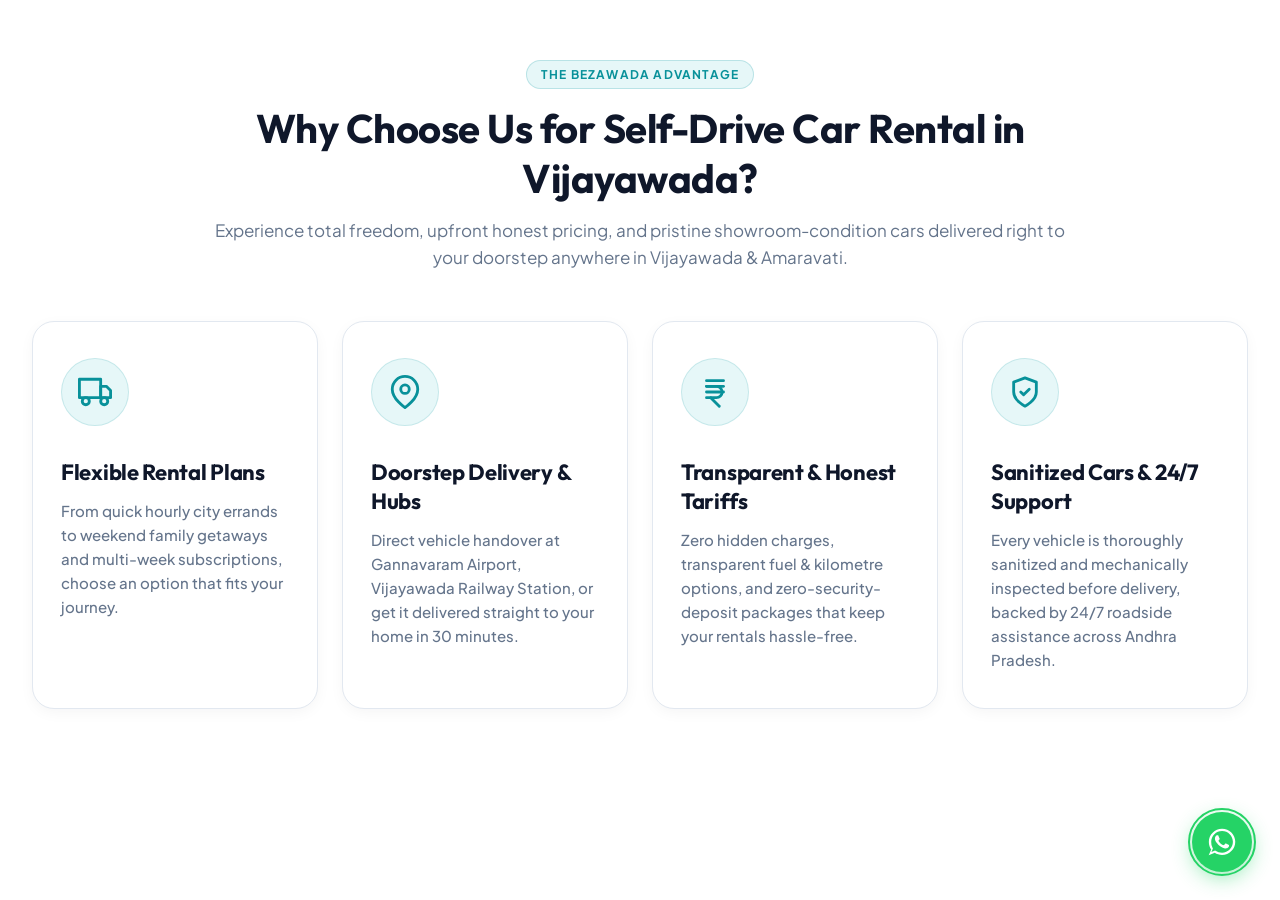
<file: why_choose.html>
<!DOCTYPE html>
<html lang="en">

<head>
    <meta charset="UTF-8">
    <meta name="viewport" content="width=device-width, initial-scale=1.0">

    <title>Why Choose Us - Bezawada Car Rentals</title>

    <!-- Google Fonts: Outfit & Plus Jakarta Sans -->
    <link rel="preconnect" href="https://fonts.googleapis.com">
    <link rel="preconnect" href="https://fonts.gstatic.com" crossorigin>
    <link href="https://fonts.googleapis.com/css2?family=Outfit:wght@500;600;700;800&family=Plus+Jakarta+Sans:wght@400;500;600;700&display=swap" rel="stylesheet">

    <link rel="stylesheet" href="why_choose.css">
</head>

<body>

    <section class="why-section">

        <div class="why-header">
            <span class="why-badge">THE BEZAWADA ADVANTAGE</span>
            <h1>Why Choose Us for Self-Drive Car Rental in Vijayawada?</h1>
            <p class="subtitle">
                Experience total freedom, upfront honest pricing, and pristine showroom-condition cars delivered right to your doorstep anywhere in Vijayawada &amp; Amaravati.
            </p>
        </div>

        <div class="cards-container">

            <!-- Card 1 -->
            <div class="card">
                <div class="icon">
                    <svg viewBox="0 0 24 24" width="34" height="34" fill="none" stroke="currentColor" stroke-width="2" stroke-linecap="round" stroke-linejoin="round">
                        <rect x="1" y="3" width="15" height="13"></rect>
                        <polygon points="16 8 20 8 23 11 23 16 16 16 16 8"></polygon>
                        <circle cx="5.5" cy="18.5" r="2.5"></circle>
                        <circle cx="18.5" cy="18.5" r="2.5"></circle>
                    </svg>
                </div>
                <h2>Flexible Rental Plans</h2>
                <p>
                    From quick hourly city errands to weekend family getaways and multi-week subscriptions, choose an option that fits your journey.
                </p>
            </div>

            <!-- Card 2 -->
            <div class="card">
                <div class="icon">
                    <svg viewBox="0 0 24 24" width="34" height="34" fill="none" stroke="currentColor" stroke-width="2" stroke-linecap="round" stroke-linejoin="round">
                        <path d="M21 10c0 7-9 13-9 13s-9-6-9-13a9 9 0 0 1 18 0z"></path>
                        <circle cx="12" cy="10" r="3"></circle>
                    </svg>
                </div>
                <h2>Doorstep Delivery &amp; Hubs</h2>
                <p>
                    Direct vehicle handover at Gannavaram Airport, Vijayawada Railway Station, or get it delivered straight to your home in 30 minutes.
                </p>
            </div>

            <!-- Card 3 -->
            <div class="card">
                <div class="icon">
                    <svg viewBox="0 0 24 24" width="34" height="34" fill="none" stroke="currentColor" stroke-width="2" stroke-linecap="round" stroke-linejoin="round">
                        <line x1="6" y1="4" x2="18" y2="4"></line>
                        <line x1="6" y1="8" x2="18" y2="8"></line>
                        <line x1="6" y1="12" x2="18" y2="12"></line>
                        <path d="M6 8h7a4 4 0 0 1 0 8H6"></path>
                        <line x1="9" y1="16" x2="15" y2="22"></line>
                    </svg>
                </div>
                <h2>Transparent &amp; Honest Tariffs</h2>
                <p>
                    Zero hidden charges, transparent fuel &amp; kilometre options, and zero-security-deposit packages that keep your rentals hassle-free.
                </p>
            </div>

            <!-- Card 4 -->
            <div class="card">
                <div class="icon">
                    <svg viewBox="0 0 24 24" width="34" height="34" fill="none" stroke="currentColor" stroke-width="2" stroke-linecap="round" stroke-linejoin="round">
                        <path d="M12 22s8-4 8-10V5l-8-3-8 3v7c0 6 8 10 8 10z"></path>
                        <polyline points="9 12 11 14 15 10"></polyline>
                    </svg>
                </div>
                <h2>Sanitized Cars &amp; 24/7 Support</h2>
                <p>
                    Every vehicle is thoroughly sanitized and mechanically inspected before delivery, backed by 24/7 roadside assistance across Andhra Pradesh.
                </p>
            </div>

        </div>

    </section>

    <!-- Card Click Interactive Shadow Script -->
    <script>
        document.addEventListener('DOMContentLoaded', () => {
            const cards = document.querySelectorAll('.card');

            cards.forEach(card => {
                card.addEventListener('click', (e) => {
                    const wasActive = card.classList.contains('is-active');
                    cards.forEach(c => c.classList.remove('is-active'));
                    if (!wasActive) {
                        card.classList.add('is-active');
                    }
                });

                // Accessible keyboard enter/space
                card.setAttribute('tabindex', '0');
                card.setAttribute('role', 'button');
                card.addEventListener('keydown', (e) => {
                    if (e.key === 'Enter' || e.key === ' ') {
                        e.preventDefault();
                        card.click();
                    }
                });
            });

            // Dismiss active card shadow when clicking outside
            document.addEventListener('click', (e) => {
                if (!e.target.closest('.card')) {
                    cards.forEach(c => c.classList.remove('is-active'));
                }
            });
        });
    </script>

    <!-- =========================================
         FLOATING WHATSAPP CTA
         ========================================= -->
    <a href="https://wa.me/919393093095?text=Hello%20Bezawada%20Car%20Rentals!%20I%20would%20like%20to%20inquire%20about%20booking%20a%20car."
      target="_blank" rel="noopener noreferrer" class="whatsapp-float" id="whatsappFloat"
      aria-label="Chat with Bezawada Car Rentals on WhatsApp">
      <div class="whatsapp-pulse" aria-hidden="true"></div>
      <svg viewBox="0 0 24 24" width="32" height="32" fill="#ffffff" aria-hidden="true">
        <path
          d="M12.04 2C6.58 2 2.13 6.45 2.13 11.91c0 2.11.66 4.07 1.79 5.68L2 22l4.57-1.87c1.55 1.01 3.39 1.6 5.47 1.6 5.46 0 9.91-4.45 9.91-9.91S17.5 2 12.04 2zm0 18.06c-1.8 0-3.48-.54-4.88-1.46l-.35-.23-2.73 1.12 1.14-2.65-.24-.37A8.15 8.15 0 0 1 3.91 11.9c0-4.48 3.65-8.13 8.13-8.13 4.48 0 8.13 3.65 8.13 8.13 0 4.49-3.65 8.16-8.13 8.16zm4.72-6.1c-.26-.13-1.54-.76-1.78-.85-.24-.09-.41-.13-.59.13-.17.26-.68.85-.83 1.02-.15.17-.3.19-.56.06-.26-.13-1.1-.4-2.1-1.28-.77-.69-1.3-1.54-1.45-1.8-.15-.26-.02-.4.11-.53.12-.12.26-.3.39-.46.13-.15.17-.26.26-.43.09-.17.04-.32-.02-.45s-.59-1.42-.81-1.94c-.21-.51-.43-.44-.59-.45h-.5c-.17 0-.45.06-.69.32-.24.26-.91.89-.91 2.17 0 1.28.93 2.52 1.06 2.7.13.17 1.84 2.81 4.46 3.94.62.27 1.11.43 1.49.55.63.2 1.2.17 1.65.1.5-.07 1.54-.63 1.76-1.24.22-.61.22-1.13.15-1.24-.06-.11-.23-.17-.49-.3z" />
      </svg>
      <span class="whatsapp-tooltip">Chat with us</span>
    </a>
</body>

</html>
</file>
<file: css/style.css>
/* ==========================================================================
   Bezawada Car Rentals - Modern Revv-Inspired Design System
   ========================================================================== */

:root {
  --color-primary: #08919A;
  --color-primary-dark: #067077;
  --color-primary-light: #EBF8F9;
  --color-primary-border: rgba(8, 145, 154, 0.2);

  --color-accent-gold: #D4AF37;
  --color-accent-amber: #F59E0B;

  --color-dark: #1E2329;
  --color-dark-muted: #4A5565;
  --color-gray-subtle: #656565;
  --color-gray-light: #F1F4F8;
  --color-gray-border: #E2E8F0;
  --color-white: #FFFFFF;

  --font-heading: 'Outfit', sans-serif;
  --font-body: 'Plus Jakarta Sans', sans-serif;

  --radius-sm: 8px;
  --radius-md: 12px;
  --radius-lg: 16px;
  --radius-xl: 22px;
  --radius-full: 9999px;

  --shadow-sm: 0 2px 6px rgba(0, 0, 0, 0.04);
  --shadow-md: 0 6px 18px rgba(0, 0, 0, 0.08);
  --shadow-lg: 0 12px 32px rgba(8, 145, 154, 0.12);
  --shadow-card: 0 16px 36px -6px rgba(17, 24, 39, 0.1), 0 0 0 1px rgba(0, 0, 0, 0.04);

  --transition-fast: 0.2s cubic-bezier(0.16, 1, 0.3, 1);
  --transition-smooth: 0.35s cubic-bezier(0.16, 1, 0.3, 1);
}

/* CSS Reset & Defaults */
*,
*::before,
*::after {
  box-sizing: border-box;
  margin: 0;
  padding: 0;
}

html {
  scroll-behavior: smooth;
  -webkit-font-smoothing: antialiased;
}

body {
  font-family: var(--font-body);
  background-color: var(--color-gray-light);
  color: var(--color-dark);
  line-height: 1.5;
  overflow-x: hidden;
  padding-bottom: 0 !important;
  margin-bottom: 0 !important;
}

img {
  max-width: 100%;
  display: block;
}

a {
  text-decoration: none;
  color: inherit;
  transition: color var(--transition-fast);
}

button,
input,
select {
  font-family: inherit;
}

/* ==========================================================================
   Header Navigation Bar (Revv Style)
   ========================================================================== */

.site-header {
  position: sticky;
  top: 0;
  z-index: 100;
  background-color: var(--color-white);
  border-bottom: 1px solid var(--color-gray-border);
  box-shadow: 0 2px 10px rgba(0, 0, 0, 0.03);
}

.header-container {
  max-width: 1320px;
  margin: 0 auto;
  padding: 0 24px;
  height: 72px;
  display: flex;
  align-items: center;
  justify-content: space-between;
}

/* Logo */
.brand-logo {
  display: flex;
  align-items: center;
  gap: 12px;
}

.logo-img {
  width: 44px;
  height: 44px;
  border-radius: var(--radius-sm);
  object-fit: cover;
  background-color: #000;
  box-shadow: 0 2px 6px rgba(0, 0, 0, 0.15);
}

.brand-text {
  display: flex;
  flex-direction: column;
}

.brand-name {
  font-family: var(--font-heading);
  font-size: 1.2rem;
  font-weight: 800;
  letter-spacing: 0.5px;
  color: #0d1b2a;
  line-height: 1.1;
}

.brand-sub {
  font-size: 0.68rem;
  font-weight: 700;
  letter-spacing: 2px;
  color: var(--color-primary);
}

/* Desktop Navigation */
.desktop-nav {
  display: none;
  align-items: center;
  gap: 28px;
}

@media (min-width: 992px) {
  .desktop-nav {
    display: flex;
  }
}

.nav-link {
  font-size: 0.95rem;
  font-weight: 600;
  color: var(--color-dark);
  padding: 8px 4px;
  display: inline-flex;
  align-items: center;
  gap: 6px;
  background: none;
  border: none;
  cursor: pointer;
  transition: color var(--transition-fast);
}

.nav-link:hover {
  color: var(--color-primary);
}

.chevron-icon {
  transition: transform var(--transition-fast);
}

/* Dropdown Menu */
.nav-item {
  position: relative;
}

.has-dropdown:hover .chevron-icon {
  transform: rotate(180deg);
}

.dropdown-menu {
  position: absolute;
  top: calc(100% + 12px);
  left: -20px;
  min-width: 320px;
  background-color: var(--color-white);
  border-radius: var(--radius-md);
  padding: 12px;
  box-shadow: 0 16px 36px rgba(0, 0, 0, 0.12), 0 0 0 1px rgba(0, 0, 0, 0.05);
  opacity: 0;
  visibility: hidden;
  transform: translateY(8px);
  transition: opacity var(--transition-fast), transform var(--transition-fast), visibility var(--transition-fast);
  z-index: 150;
}

.has-dropdown:hover .dropdown-menu {
  opacity: 1;
  visibility: visible;
  transform: translateY(0);
}

.dropdown-link {
  display: block;
  padding: 10px 12px;
  border-radius: var(--radius-sm);
  transition: background-color var(--transition-fast);
}

.dropdown-link:hover {
  background-color: var(--color-primary-light);
}

.dropdown-item-title {
  display: block;
  font-weight: 600;
  font-size: 0.88rem;
  color: var(--color-dark);
  margin-bottom: 2px;
}

.dropdown-item-desc {
  display: block;
  font-size: 0.76rem;
  color: var(--color-gray-subtle);
}

/* Header Actions */
.header-actions {
  display: flex;
  align-items: center;
  gap: 12px;
}

.action-btn {
  display: inline-flex;
  align-items: center;
  justify-content: center;
  gap: 8px;
  height: 42px;
  padding: 0 18px;
  border-radius: var(--radius-md);
  font-size: 0.88rem;
  font-weight: 600;
  cursor: pointer;
  transition: all var(--transition-fast);
}

.hotline-btn {
  background-color: #f7fafc;
  color: var(--color-dark-muted);
  border: 1px solid var(--color-gray-border);
}

.hotline-btn:hover {
  background-color: var(--color-primary-light);
  border-color: var(--color-primary);
  color: var(--color-primary);
}

.login-btn {
  background-color: var(--color-primary);
  color: var(--color-white);
  border: none;
  box-shadow: 0 4px 14px rgba(8, 145, 154, 0.25);
}

.login-btn:hover {
  background-color: var(--color-primary-dark);
  transform: translateY(-1px);
  box-shadow: 0 6px 18px rgba(8, 145, 154, 0.35);
}

/* Mobile Menu Toggle */
.mobile-menu-btn {
  display: flex;
  align-items: center;
  justify-content: center;
  background: none;
  border: none;
  padding: 6px;
  color: var(--color-dark);
  cursor: pointer;
}

@media (min-width: 992px) {
  .mobile-menu-btn {
    display: none;
  }
}

/* Mobile Drawer */
.mobile-drawer {
  position: fixed;
  top: 0;
  left: 0;
  width: 290px;
  max-width: min(300px, 85vw);
  height: 100vh;
  height: 100dvh;
  background-color: var(--color-white);
  z-index: 200;
  box-shadow: 10px 0 30px rgba(0, 0, 0, 0.15);
  transform: translateX(-100%);
  transition: transform var(--transition-smooth);
  display: flex;
  flex-direction: column;
}

.mobile-drawer.active {
  transform: translateX(0);
}

.mobile-drawer-header {
  padding: 20px;
  display: flex;
  align-items: center;
  justify-content: space-between;
  border-bottom: 1px solid var(--color-gray-border);
}

.drawer-close-btn {
  background: none;
  border: none;
  font-size: 28px;
  color: var(--color-gray-subtle);
  cursor: pointer;
}

.mobile-drawer-body {
  padding: 24px 20px;
  display: flex;
  flex-direction: column;
  gap: 16px;
  overflow-y: auto;
  -webkit-overflow-scrolling: touch;
}

.drawer-link {
  font-size: 1rem;
  font-weight: 600;
  color: var(--color-dark);
}

.drawer-link:hover {
  color: var(--color-primary);
}

.drawer-divider {
  height: 1px;
  background-color: var(--color-gray-border);
  margin: 10px 0;
}

.drawer-phone {
  display: flex;
  flex-direction: column;
  gap: 4px;
  font-size: 0.85rem;
  color: var(--color-primary);
}


/* ==========================================================================
   Hero Section
   ========================================================================== */

.hero-section {
  position: relative;
  width: 100%;
  background-color: #F1F4F8;
  padding-bottom: 30px;
}

/* Top Revv-Style Location Pill */
.hero-top-pill-wrap {
  display: flex;
  justify-content: center;
  padding: 16px 20px 8px;
}

.location-pill {
  display: inline-flex;
  align-items: center;
  gap: 10px;
  background-color: var(--color-white);
  padding: 6px 18px;
  border-radius: var(--radius-full);
  box-shadow: 0 2px 8px rgba(0, 0, 0, 0.05);
  border: 1px solid rgba(8, 145, 154, 0.15);
}

.pill-dot {
  width: 8px;
  height: 8px;
  border-radius: 50%;
  background-color: var(--color-primary);
  box-shadow: 0 0 0 3px rgba(8, 145, 154, 0.2);
}

.pill-label {
  font-size: 0.88rem;
  font-weight: 600;
  color: var(--color-dark);
}

.pill-action {
  display: inline-flex;
  align-items: center;
  gap: 4px;
  font-size: 0.82rem;
  font-weight: 700;
  color: var(--color-primary);
  background: none;
  border: none;
  cursor: pointer;
  padding: 2px 4px;
  border-radius: var(--radius-sm);
  transition: background-color var(--transition-fast);
}

.pill-action:hover {
  background-color: var(--color-primary-light);
}

/* =========================================
   HERO SECTION
========================================= */

.hero {
  position: relative;
  width: calc(100% - 48px);
  max-width: 1400px;
  min-height: 680px;
  height: auto;
  margin: 18px auto 0;
  overflow: hidden;
  border-radius: 28px;
  box-shadow: 0 16px 45px rgba(0, 0, 0, 0.08);
  font-family: Arial, Helvetica, sans-serif;
}

/* =========================================
   BACKGROUND
========================================= */

.hero-bg {
  position: absolute;
  top: 0;
  left: 0;
  width: 100%;
  height: 100%;
  background-image: url("../assets/images/bg.png");
  background-image: url("hero-bg.jpg");
  background-size: cover;
  background-position: center bottom;
  background-repeat: no-repeat;
  border-radius: 28px;
  z-index: 1;
}

/* =========================================
   CONTENT WRAPPER
========================================= */

.hero-content {
  position: relative;
  z-index: 5;
  width: 100%;
  max-width: 1600px;
  height: 100%;
  margin: auto;
  padding-left: 6%;
  padding-top: 55px;
  padding-bottom: 55px;
}

/* =========================================
   LEFT CONTENT
========================================= */

.hero-text {
  width: 100%;
  max-width: 760px;
}

/* =========================================
   HERO INTRO ANIMATIONS
========================================= */

@keyframes heroFadeSlideUp {
  0% {
    opacity: 0;
    transform: translateY(24px);
  }
  100% {
    opacity: 1;
    transform: translateY(0);
  }
}

@keyframes heroFloatIn {
  0% {
    opacity: 0;
    transform: translateY(-20px) scale(0.96);
  }
  100% {
    opacity: 1;
    transform: translateY(0) scale(1);
  }
}

/* =========================================
   MAIN TITLE
========================================= */

.hero-title {
  margin: 0;
  padding: 0;
  line-height: 1.05;
  letter-spacing: -1.5px;
}

.hero-title .line-one {
  display: block;
  color: #07142e;
  font-size: clamp(48px, 5vw, 78px);
  font-weight: 800;
  animation: heroFadeSlideUp 0.8s cubic-bezier(0.16, 1, 0.3, 1) 0.1s both;
}

.hero-title .line-two {
  display: block;
  color: #079da0;
  font-size: clamp(48px, 5vw, 78px);
  font-weight: 800;
  animation: heroFadeSlideUp 0.8s cubic-bezier(0.16, 1, 0.3, 1) 0.25s both;
}

/* =========================================
   LOCATION TEXT
========================================= */

.location-title {
  margin-top: 20px;
  color: #07142e;
  font-size: clamp(24px, 2.5vw, 37px);
  font-weight: 700;
  letter-spacing: 7px;
}

/* =========================================
   DESCRIPTION
========================================= */

.hero-description {
  margin-top: 20px;
  display: flex;
  flex-direction: column;
  gap: 3px;
  color: #07142e;
  font-size: 21px;
  line-height: 1.25;
  animation: heroFadeSlideUp 0.8s cubic-bezier(0.16, 1, 0.3, 1) 0.4s both;
}

.hero-description strong {
  font-size: 23px;
  font-weight: 700;
}

/* =========================================
   FIND YOUR CAR BUTTON
========================================= */

.find-car {
  display: inline-flex;
  align-items: center;
  justify-content: space-between;
  gap: 30px;
  width: 335px;
  height: 75px;
  margin-top: 28px;
  padding: 0 27px;
  background: #11a6a9;
  color: #ffffff;
  text-decoration: none;
  border-radius: 45px;
  border: 6px solid rgba(255, 255, 255, 0.85);
  box-shadow: 0 6px 20px rgba(0, 0, 0, 0.15);
  font-size: 24px;
  font-weight: 700;
  animation: heroFadeSlideUp 0.8s cubic-bezier(0.16, 1, 0.3, 1) 0.55s both;
  transition: all 0.25s ease;
}

.find-car:hover {
  background: #078e91;
  transform: translateY(-3px);
  box-shadow: 0 12px 25px rgba(0, 0, 0, 0.20);
}

.find-car-arrow {
  font-size: 38px;
  line-height: 1;
}

/* =========================================
   RATING BOX
========================================= */

.rating {
  position: absolute;
  top: 45px;
  right: 5%;
  z-index: 10;
  width: 220px;
  padding: 16px 20px;
  background: rgba(255, 255, 255, 0.93);
  border-radius: 18px;
  box-shadow: 0 6px 20px rgba(0, 0, 0, 0.08);
  animation: heroFloatIn 0.85s cubic-bezier(0.16, 1, 0.3, 1) 0.45s both;
}

.rating-main {
  display: flex;
  align-items: center;
  gap: 12px;
}

.rating-star {
  color: #07858d;
  font-size: 32px;
  line-height: 1;
}

.rating-number {
  color: #07142e;
  font-size: 28px;
  font-weight: 800;
}

.rating-subtitle {
  margin-top: 6px;
  color: #07142e;
  font-size: 14px;
  font-weight: 500;
}

/* =========================================
   HERO STATS STRIP (Revv-Style Continuous Highlight Cycle)
========================================= */

.hero-stats-strip {
  margin-top: 24px;
  display: inline-flex;
  align-items: center;
  gap: 8px;
  padding: 8px 10px;
  background: rgba(5, 24, 39, 0.82);
  backdrop-filter: blur(10px);
  -webkit-backdrop-filter: blur(10px);
  border-radius: 20px;
  border: 1px solid rgba(255, 255, 255, 0.2);
  box-shadow: 0 8px 24px rgba(0, 0, 0, 0.16);
  max-width: 100%;
  animation: heroFadeSlideUp 0.8s cubic-bezier(0.16, 1, 0.3, 1) 0.7s both;
}

.hero-stat-pill {
  display: flex;
  align-items: center;
  gap: 10px;
  flex: 0 0 auto;
  padding: 8px 14px;
  border-radius: 14px;
  cursor: pointer;
  background: transparent;
  user-select: none;
  transition: all 0.4s cubic-bezier(0.16, 1, 0.3, 1);
}

.hero-stat-pill:hover {
  background: rgba(255, 255, 255, 0.08);
}

/* Revv-Style Active Highlight */
.hero-stat-pill.is-active {
  background: #11a6a9;
  box-shadow: 0 4px 18px rgba(17, 166, 169, 0.55);
  transform: translateY(-2px);
}

.hero-stat-icon {
  width: 44px;
  height: 44px;
  min-width: 44px;
  display: flex;
  align-items: center;
  justify-content: center;
  background: #ffffff;
  border-radius: 12px;
  color: #08919A;
  box-shadow: 0 3px 10px rgba(0, 0, 0, 0.12);
  transition: all 0.35s ease;
}

.hero-stat-pill.is-active .hero-stat-icon {
  background: #ffffff;
  color: #11a6a9;
  transform: scale(1.04);
}

.hero-stat-info {
  display: flex;
  flex-direction: column;
  line-height: 1.15;
  font-family: 'Outfit', 'Plus Jakarta Sans', Arial, sans-serif;
}

.hero-stat-info strong {
  font-size: 14px;
  font-weight: 700;
  color: #ffffff;
  white-space: nowrap;
  letter-spacing: -0.2px;
  transition: color 0.3s ease;
}

.hero-stat-info span {
  margin-top: 2px;
  font-size: 13px;
  font-weight: 500;
  color: #ffffff;
  white-space: nowrap;
  transition: color 0.3s ease;
}

.hero-stat-divider {
  width: 1px;
  height: 32px;
  flex-shrink: 0;
  background: rgba(255, 255, 255, 0.25);
  margin: 0 2px;
  transition: opacity 0.3s ease;
}

/* =========================================
   TABLET
========================================= */

@media (max-width: 1200px) {
  .hero {
    width: calc(100% - 36px);
    margin: 14px auto 0;
  }

  .hero-stats-strip {
    gap: 12px;
    padding: 9px 14px;
  }

  .hero-stat-icon {
    width: 40px;
    height: 40px;
    min-width: 40px;
  }

  .hero-stat-info strong {
    font-size: 13px;
  }

  .hero-stat-info span {
    font-size: 12px;
  }
}

@media (max-width: 1100px) {
  .hero {
    width: calc(100% - 28px);
    border-radius: 24px;
    margin: 12px auto 0;
  }

  .hero-bg {
    border-radius: 24px;
  }

  .hero-content {
    padding-left: 5%;
    padding-top: 45px;
    padding-bottom: 45px;
  }

  .rating {
    right: 5%;
    top: 40px;
  }
}

@media (max-width: 992px) {
  .hero-stats-strip {
    display: grid;
    grid-template-columns: repeat(2, 1fr);
    gap: 12px 16px;
    padding: 12px 16px;
    width: 100%;
    max-width: 500px;
  }

  .hero-stat-divider {
    display: none;
  }
}

/* =========================================
   MOBILE
========================================= */

@media (max-width: 768px) {
  .hero {
    display: flex;
    flex-direction: column;
    width: calc(100% - 20px);
    min-height: 680px;
    border-radius: 22px;
    margin: 10px auto 0;
  }

  .hero-bg {
    border-radius: 22px;
    background-position: 70% bottom;
  }

  .hero-content {
    display: flex;
    flex-direction: column;
    flex: 1;
    height: 100%;
    min-height: 680px;
    padding: 80px 18px 18px 18px;
    box-sizing: border-box;
  }

  .hero-text {
    display: flex;
    flex-direction: column;
    flex: 1;
    width: 100%;
    max-width: 100%;
  }

  .hero-text br {
    display: none;
  }

  .hero-title .line-one {
    font-size: 44px;
    font-weight: 900;
    color: #07142e;
    letter-spacing: -0.5px;
    text-shadow: 0 2px 12px rgba(255, 255, 255, 0.95), 0 1px 3px rgba(255, 255, 255, 0.9);
  }

  .hero-title .line-two {
    font-size: 44px;
    font-weight: 900;
    color: #057a7d;
    letter-spacing: -0.5px;
    text-shadow: 0 2px 12px rgba(255, 255, 255, 0.95), 0 1px 3px rgba(255, 255, 255, 0.9);
  }

  .location-title {
    font-size: 20px;
    letter-spacing: 4px;
    margin-top: 10px;
  }

  .hero-description {
    font-size: 16px;
    font-weight: 800;
    color: #07142e;
    margin-top: 12px;
    text-shadow: 0 1px 8px rgba(255, 255, 255, 0.95);
  }

  .hero-description strong {
    font-size: 19px;
    font-weight: 900;
    color: #07142e;
    letter-spacing: 0.3px;
  }

  .find-car {
    width: 260px;
    height: 56px;
    font-size: 17px;
    font-weight: 800;
    margin-top: 18px;
    border-width: 4px;
    box-shadow: 0 8px 24px rgba(7, 157, 160, 0.35);
  }

  .find-car-arrow {
    font-size: 28px;
  }

  /* Stats placed at car tyres place (bottom of hero) */
  .hero-stats-strip {
    margin-top: auto;
    margin-bottom: 0;
    border-radius: 16px;
  }

  /* Position rating at top right sky area to avoid overlapping */
  .rating {
    top: 18px;
    bottom: auto;
    right: 18px;
    width: auto;
    padding: 8px 14px;
    border-radius: 14px;
    z-index: 10;
  }

  .rating-main {
    gap: 8px;
  }

  .rating-star {
    font-size: 22px;
  }

  .rating-number {
    font-size: 18px;
  }

  .rating-subtitle {
    font-size: 10.5px;
    margin-top: 2px;
  }
}

/* =========================================
   SMALL MOBILE
========================================= */

@media (max-width: 500px) {
  .hero {
    display: flex;
    flex-direction: column;
    width: calc(100% - 16px);
    min-height: 660px;
    border-radius: 20px;
    margin: 8px auto 0;
  }

  .hero-bg {
    border-radius: 20px;
    background-position: 68% bottom;
  }

  .hero-content {
    display: flex;
    flex-direction: column;
    flex: 1;
    height: 100%;
    min-height: 660px;
    padding: 78px 12px 14px 12px;
    box-sizing: border-box;
  }

  .hero-text {
    display: flex;
    flex-direction: column;
    flex: 1;
    width: 100%;
    max-width: 100%;
  }

  .hero-text br {
    display: none;
  }

  .hero-title .line-one {
    font-size: 38px;
    letter-spacing: -0.5px;
    font-weight: 900;
    color: #07142e;
    text-shadow: 0 2px 12px rgba(255, 255, 255, 0.95), 0 1px 3px rgba(255, 255, 255, 0.9);
  }

  .hero-title .line-two {
    font-size: 38px;
    letter-spacing: -0.5px;
    font-weight: 900;
    color: #057a7d;
    text-shadow: 0 2px 12px rgba(255, 255, 255, 0.95), 0 1px 3px rgba(255, 255, 255, 0.9);
  }

  .location-title {
    font-size: 16px;
    letter-spacing: 2px;
    margin-top: 8px;
  }

  .hero-description {
    font-size: 14.5px;
    font-weight: 800;
    color: #07142e;
    margin-top: 10px;
    text-shadow: 0 1px 8px rgba(255, 255, 255, 0.95);
  }

  .hero-description strong {
    font-size: 17px;
    font-weight: 900;
    color: #07142e;
    letter-spacing: 0.3px;
  }

  .find-car {
    width: 220px;
    height: 50px;
    font-size: 15px;
    font-weight: 800;
    margin-top: 16px;
    padding: 0 18px;
    box-shadow: 0 8px 24px rgba(7, 157, 160, 0.35);
  }

  .find-car-arrow {
    font-size: 24px;
  }

  /* Stats placed at car tyres place (bottom of hero) */
  .hero-stats-strip {
    grid-template-columns: repeat(2, 1fr);
    gap: 6px 8px;
    padding: 8px 10px;
    max-width: 100%;
    margin-top: auto;
    margin-bottom: 0;
    border-radius: 14px;
  }

  .hero-stat-pill {
    padding: 6px 8px;
    border-radius: 10px;
    gap: 6px;
  }

  .hero-stat-icon {
    width: 32px;
    height: 32px;
    min-width: 32px;
    border-radius: 8px;
  }

  .hero-stat-icon svg {
    width: 16px;
    height: 16px;
  }

  .hero-stat-info strong {
    font-size: 11.5px;
    font-weight: 800;
  }

  .hero-stat-info span {
    font-size: 10px;
    font-weight: 600;
  }

  .rating {
    top: 14px;
    bottom: auto;
    right: 14px;
    width: auto;
    padding: 6px 10px;
    border-radius: 10px;
    z-index: 10;
  }

  .rating-star {
    font-size: 18px;
  }

  .rating-number {
    font-size: 16px;
  }

  .rating-subtitle {
    font-size: 9.5px;
  }
}





.sr-only {
  position: absolute;
  width: 1px;
  height: 1px;
  padding: 0;
  margin: -1px;
  overflow: hidden;
  clip: rect(0, 0, 0, 0);
  white-space: nowrap;
  border-width: 0;
}

.hero-gradient-overlay {
  position: absolute;
  inset: 0;
  background: linear-gradient(180deg,
      rgba(255, 255, 255, 0.2) 0%,
      rgba(255, 255, 255, 0) 30%,
      rgba(0, 0, 0, 0.02) 65%,
      rgba(0, 0, 0, 0.22) 100%);
  pointer-events: none;
}

@media (max-width: 991px) {
  .hero-gradient-overlay {
    background: linear-gradient(180deg,
        rgba(255, 255, 255, 0.35) 0%,
        rgba(255, 255, 255, 0.05) 50%,
        rgba(0, 0, 0, 0.25) 100%);
  }
}

/* Hero Content Wrapper */
.hero-content-wrapper {
  position: relative;
  z-index: 2;
  display: flex;
  flex-direction: column;
  justify-content: space-between;
  padding: 40px 40px 24px;
  min-height: 640px;
}

@media (max-width: 1120px) {

  .hero-content-wrapper {
    min-height: 580px;
  }

  .hero-content-wrapper {
    padding: 30px 28px 20px;
  }
}

@media (max-width: 991px) {

  .hero-content-wrapper {
    min-height: 480px;
  }

  .hero-content-wrapper {
    padding: 20px 16px;
  }
}

/* ==========================================================================
   Left Side: Single Box (User requested replacement of 3 boxes)
   ========================================================================== */

.hero-left-box-container {
  display: flex;
  align-items: flex-start;
}

.hero-main-card {
  position: relative;
  width: 100%;
  background: rgba(255, 255, 255, 0.96);
  backdrop-filter: blur(12px);
  -webkit-backdrop-filter: blur(12px);
  border: 1px solid rgba(8, 145, 154, 0.25);
  border-radius: var(--radius-xl);
  padding: 30px 28px;
  box-shadow:
    0 20px 45px -10px rgba(8, 145, 154, 0.15),
    0 0 0 1px rgba(255, 255, 255, 0.8) inset;
  transition: transform var(--transition-fast), box-shadow var(--transition-fast);
}

.card-glow-accent {
  position: absolute;
  top: 0;
  left: 28px;
  right: 28px;
  height: 4px;
  border-radius: var(--radius-full);
  background: linear-gradient(90deg, #08919A, #4FC5C5, #E5A93B);
}

.hero-card-header {
  margin-bottom: 22px;
}

.card-badge {
  display: inline-flex;
  align-items: center;
  gap: 6px;
  background-color: var(--color-primary-light);
  color: var(--color-primary-dark);
  font-size: 0.78rem;
  font-weight: 700;
  letter-spacing: 0.3px;
  padding: 4px 12px;
  border-radius: var(--radius-full);
  margin-bottom: 12px;
  border: 1px solid rgba(8, 145, 154, 0.2);
}

/* The exact requested text */
.hero-main-title {
  font-family: var(--font-heading);
  font-size: 1.62rem;
  font-weight: 800;
  line-height: 1.25;
  color: var(--color-dark);
  margin-bottom: 8px;
  letter-spacing: -0.3px;
}

.hero-main-subtitle {
  font-size: 0.98rem;
  font-weight: 600;
  color: var(--color-primary);
  line-height: 1.4;
}

/* Booking Search Form Inside the Card */
.hero-booking-form {
  display: flex;
  flex-direction: column;
  gap: 16px;
}

.form-group {
  display: flex;
  flex-direction: column;
  gap: 6px;
}

.form-label {
  display: flex;
  align-items: center;
  gap: 6px;
  font-size: 0.8rem;
  font-weight: 700;
  color: var(--color-dark-muted);
  text-transform: uppercase;
  letter-spacing: 0.4px;
}

.form-label svg {
  color: var(--color-primary);
}

.select-wrapper {
  position: relative;
}

.form-select,
.form-input {
  width: 100%;
  height: 44px;
  padding: 0 14px;
  background-color: #F8FAFC;
  border: 1.5px solid #E2E8F0;
  border-radius: var(--radius-md);
  font-size: 0.88rem;
  font-weight: 600;
  color: var(--color-dark);
  outline: none;
  transition: all var(--transition-fast);
}

.form-select:focus,
.form-input:focus {
  background-color: var(--color-white);
  border-color: var(--color-primary);
  box-shadow: 0 0 0 3px rgba(8, 145, 154, 0.15);
}

.form-grid-2 {
  display: grid;
  grid-template-columns: 1fr 1fr;
  gap: 12px;
}

.datetime-inputs {
  display: flex;
  gap: 6px;
}

.time-input {
  width: 82px;
  padding: 0 8px;
  text-align: center;
}

/* Feature tags inside the card */
.card-features-list {
  display: flex;
  flex-wrap: wrap;
  gap: 8px;
  padding: 6px 0;
}

.card-feature-tag {
  display: inline-flex;
  align-items: center;
  gap: 5px;
  font-size: 0.76rem;
  font-weight: 600;
  color: #2D3748;
  background-color: #EDF2F7;
  padding: 4px 10px;
  border-radius: var(--radius-sm);
}

.card-feature-tag svg {
  color: var(--color-primary);
}

/* Card Action Buttons */
.card-actions {
  display: flex;
  flex-direction: column;
  gap: 10px;
  margin-top: 4px;
}

.submit-search-btn {
  display: flex;
  align-items: center;
  justify-content: space-between;
  width: 100%;
  height: 52px;
  padding: 0 16px 0 24px;
  background: linear-gradient(135deg, #08919A 0%, #067077 100%);
  color: var(--color-white);
  border: none;
  border-radius: var(--radius-md);
  font-size: 1.02rem;
  font-weight: 700;
  cursor: pointer;
  box-shadow: 0 8px 20px rgba(8, 145, 154, 0.35);
  transition: all var(--transition-fast);
}

.submit-search-btn:hover {
  transform: translateY(-2px);
  box-shadow: 0 12px 26px rgba(8, 145, 154, 0.45);
}

.btn-arrow-circle {
  width: 34px;
  height: 34px;
  background: rgba(255, 255, 255, 0.2);
  border-radius: 50%;
  display: flex;
  align-items: center;
  justify-content: center;
  transition: transform var(--transition-fast);
}

.submit-search-btn:hover .btn-arrow-circle {
  transform: translateX(4px);
  background: rgba(255, 255, 255, 0.3);
}

.whatsapp-quick-btn {
  display: flex;
  align-items: center;
  justify-content: center;
  gap: 8px;
  width: 100%;
  height: 40px;
  background-color: #F0FDF4;
  color: #166534;
  border: 1px solid #BBF7D0;
  border-radius: var(--radius-md);
  font-size: 0.86rem;
  font-weight: 700;
  transition: all var(--transition-fast);
}

.whatsapp-quick-btn svg {
  color: #22C55E;
}

.whatsapp-quick-btn:hover {
  background-color: #DCFCE7;
  border-color: #86EFAC;
}


/* ==========================================================================
   Right Side: Slogan & Revv-Style Scrolling Stats
   ========================================================================== */

/* ==========================================================================
   Revv Exact Rating & 5 Stat Cards (Matching Reference Screenshot)
   ========================================================================== */

.revv-exact-showcase {
  display: flex;
  flex-direction: column;
  justify-content: space-between;
  width: 100%;
  min-height: 500px;
  padding: 10px 0 10px;
}

/* Hero Top Split Row: Left Big Impact Headline + Right Rating Block */
.hero-top-split-row {
  display: flex;
  align-items: flex-start;
  justify-content: space-between;
  gap: 32px;
  width: 100%;
  margin-bottom: 20px;
}

.hero-impact-headline-box {
  flex: 1 1 60%;
  max-width: 680px;
  padding-top: 15px;
}

.hero-eyebrow {
  display: inline-flex;
  align-items: center;
  gap: 8px;
  font-family: 'Montserrat', sans-serif;
  font-size: clamp(0.78rem, 1.0vw, 0.92rem);
  font-weight: 800;
  color: #0B192C;
  letter-spacing: 2.5px;
  text-transform: uppercase;
  margin-bottom: 6px;
  text-shadow: 0 1px 2px rgba(255, 255, 255, 0.85);
}

.eyebrow-dash {
  color: #08919A;
  font-weight: 900;
  font-size: 1.15rem;
  line-height: 1;
}

.hero-impact-title {
  font-family: 'Montserrat', sans-serif;
  margin: 0;
  display: flex;
  flex-direction: column;
}

.hero-title-dark {
  display: block;
  font-family: 'Montserrat', sans-serif;
  font-size: clamp(1.95rem, 2.9vw, 2.85rem);
  font-weight: 800;
  line-height: 1.08;
  color: #0B192C;
  letter-spacing: -0.4px;
  text-shadow: 0 1px 3px rgba(255, 255, 255, 0.85);
}

.hero-title-teal {
  display: block;
  font-family: 'Montserrat', sans-serif;
  font-size: clamp(1.95rem, 2.9vw, 2.85rem);
  font-weight: 800;
  line-height: 1.08;
  color: #08919A;
  letter-spacing: -0.4px;
  margin-top: 2px;
  text-shadow: 0 1px 3px rgba(255, 255, 255, 0.8);
}

.hero-title-location {
  display: block;
  font-family: 'Montserrat', sans-serif;
  font-size: clamp(0.92rem, 1.25vw, 1.22rem);
  font-weight: 800;
  line-height: 1.2;
  color: #0B192C;
  text-transform: uppercase;
  letter-spacing: clamp(3.5px, 0.45vw, 6px);
  margin-top: 9px;
  text-shadow: 0 1px 2px rgba(255, 255, 255, 0.8);
}

.hero-impact-sub {
  display: block;
  font-family: 'Montserrat', sans-serif;
  font-size: clamp(1.05rem, 1.45vw, 1.38rem);
  font-weight: 700;
  line-height: 1.25;
  color: #0B192C;
  letter-spacing: 0.1px;
  margin-top: 7px;
  text-shadow: 0 1px 2px rgba(255, 255, 255, 0.8);
}

.hero-impact-tagline {
  display: block;
  font-family: 'Montserrat', sans-serif;
  font-size: clamp(0.95rem, 1.35vw, 1.25rem);
  font-weight: 700;
  color: #0B192C;
  margin-top: 4px;
  text-shadow: 0 1px 2px rgba(255, 255, 255, 0.8);
}

/* Find Your Car Pill CTA Button (From Reference Photo) */
.hero-find-car-btn {
  display: inline-flex;
  align-items: center;
  gap: 10px;
  margin-top: 18px;
  padding: 13px 30px;
  background: #08919A;
  color: #FFFFFF !important;
  font-family: 'Montserrat', sans-serif;
  font-weight: 700;
  font-size: 1.05rem;
  border-radius: 9999px;
  text-decoration: none;
  box-shadow: 0 6px 20px rgba(8, 145, 154, 0.45);
  border: 2px solid rgba(255, 255, 255, 0.45);
  transition: all 0.25s ease;
  cursor: pointer;
  width: fit-content;
}

.hero-find-car-btn:hover {
  background: #067A82;
  transform: translateY(-2px);
  box-shadow: 0 8px 26px rgba(8, 145, 154, 0.6);
  color: #FFFFFF !important;
}

/* Top Right Rating Badge (Clean Minimal Card from Reference Photo) */
.hero-top-rating-badge {
  background: rgba(255, 255, 255, 0.95);
  backdrop-filter: blur(8px);
  -webkit-backdrop-filter: blur(8px);
  border-radius: 12px;
  padding: 10px 18px;
  box-shadow: 0 6px 20px rgba(0, 0, 0, 0.08);
  border: 1.5px solid rgba(255, 255, 255, 0.9);
  display: flex;
  flex-direction: column;
  align-items: flex-start;
  text-align: left;
  margin-left: auto;
  margin-right: 15px;
  margin-top: 15px;
}

.rating-badge-top-row {
  display: flex;
  align-items: center;
  gap: 8px;
}

.badge-star {
  color: #08919A;
  width: 20px;
  height: 20px;
  fill: #08919A;
}

.rating-badge-val {
  font-family: 'Montserrat', sans-serif;
  font-size: 1.35rem;
  font-weight: 800;
  color: #0B192C;
  line-height: 1;
}

.rating-badge-subtext {
  font-family: 'Montserrat', sans-serif;
  font-size: 0.82rem;
  font-weight: 600;
  color: #475569;
  margin-top: 4px;
  white-space: nowrap;
}

/* Bottom Feature Capsules (Matching Reference Photo below Find Your Car) */
.hero-bottom-pills-wrapper {
  position: relative;
  width: 100%;
  max-width: 680px;
  display: flex;
  margin-top: 36px;
  margin-left: 0;
  padding: 8px 0 14px;
  overflow: visible;
}

.hero-bottom-pills-row {
  display: flex;
  align-items: center;
  gap: 22px;
  flex-wrap: wrap;
  width: 100%;
}

.hero-feature-capsule {
  display: flex;
  align-items: center;
  gap: 12px;
  padding: 0;
  background: transparent;
  border: none;
  cursor: pointer;
  transition: transform 0.25s ease;
  user-select: none;
}

.hero-feature-capsule:hover {
  transform: translateY(-2px);
}

.capsule-icon-wrap {
  width: 44px;
  height: 44px;
  border-radius: 12px;
  background: #FFFFFF;
  display: flex;
  align-items: center;
  justify-content: center;
  flex-shrink: 0;
  box-shadow: 0 4px 14px rgba(0, 0, 0, 0.2);
  transition: transform 0.25s ease, box-shadow 0.25s ease;
}

.hero-feature-capsule:hover .capsule-icon-wrap,
.hero-feature-capsule.active-glow .capsule-icon-wrap {
  transform: scale(1.06);
  box-shadow: 0 6px 18px rgba(8, 145, 154, 0.45);
}

.capsule-text-wrap {
  display: flex;
  flex-direction: column;
  text-align: left;
}

.capsule-title {
  font-family: 'Montserrat', sans-serif;
  font-size: 14px;
  font-weight: 800;
  color: #FFFFFF;
  line-height: 1.2;
  text-shadow: 0 1px 4px rgba(0, 0, 0, 0.85);
}

.capsule-sub {
  font-family: 'Montserrat', sans-serif;
  font-size: 12px;
  font-weight: 600;
  color: #FFFFFF;
  opacity: 0.95;
  line-height: 1.2;
  text-shadow: 0 1px 4px rgba(0, 0, 0, 0.85);
}

@media (max-width: 991px) {
  .hero-top-split-row {
    flex-direction: column;
    align-items: flex-start;
    gap: 18px;
  }

  .hero-impact-headline-box {
    flex: 1 1 100%;
    max-width: 100%;
    padding-top: 10px;
  }

  .hero-title-dark,
  .hero-title-teal {
    font-size: 1.95rem;
    line-height: 1.1;
  }

  .hero-title-location {
    font-size: 0.92rem;
    letter-spacing: 3.5px;
    margin-top: 7px;
  }

  .hero-impact-sub {
    font-size: 1.08rem;
    margin-top: 6px;
  }

  .hero-impact-tagline {
    font-size: 1.02rem;
    margin-top: 4px;
  }

  .hero-top-rating-badge {
    margin-left: 0;
    margin-right: 0;
    margin-top: 0;
  }

  .hero-bottom-pills-wrapper {
    margin-top: 25px;
    max-width: 100%;
  }

  .hero-bottom-pills-row {
    gap: 10px;
  }
}

/* Rating Block (Placed on Right Side) */
.revv-rating-block {
  position: relative;
  display: flex;
  flex-direction: column;
  align-items: flex-end;
  text-align: right;
  margin-left: auto;
  margin-right: 15px;
  max-width: 540px;
  width: 100%;
  min-height: 140px;
  overflow: visible;
}

/* Dynamic Intro Slide Element */
.header-slide-content {
  display: flex;
  flex-direction: column;
  align-items: flex-end;
  text-align: right;
  width: 100%;
  will-change: transform, opacity;
}

/* Intro slides left and disappears slowly and smoothly */
.header-slide-content.slide-out-left {
  position: absolute;
  top: 0;
  right: 0;
  width: 100%;
  transform: translateX(-60px);
  opacity: 0;
  transition: transform 0.65s cubic-bezier(0.4, 0, 0.2, 1), opacity 0.55s cubic-bezier(0.4, 0, 0.2, 1);
  pointer-events: none;
}

/* Incoming intro slides in smoothly and settles right-aligned */
.header-slide-content.slide-in-right {
  animation: introSlideInRight 0.65s cubic-bezier(0.16, 1, 0.3, 1) forwards;
}

@keyframes introSlideInRight {
  0% {
    opacity: 0;
    transform: translateX(50px);
  }

  100% {
    opacity: 1;
    transform: translateX(0);
  }
}

/* Backward intro slide animations if clicked on previous card */
.header-slide-content.slide-out-right {
  position: absolute;
  top: 0;
  right: 0;
  width: 100%;
  transform: translateX(60px);
  opacity: 0;
  transition: transform 0.65s cubic-bezier(0.4, 0, 0.2, 1), opacity 0.55s cubic-bezier(0.4, 0, 0.2, 1);
  pointer-events: none;
}

.header-slide-content.slide-in-left {
  animation: introSlideInLeft 0.65s cubic-bezier(0.16, 1, 0.3, 1) forwards;
}

@keyframes introSlideInLeft {
  0% {
    opacity: 0;
    transform: translateX(-50px);
  }

  100% {
    opacity: 1;
    transform: translateX(0);
  }
}

.rating-badge-card {
  align-self: flex-end;
  display: inline-flex;
  flex-direction: column;
  align-items: flex-end;
  background: rgba(255, 255, 255, 0.94);
  backdrop-filter: blur(10px);
  -webkit-backdrop-filter: blur(10px);
  border: 1.5px solid rgba(8, 145, 154, 0.28);
  border-radius: 16px;
  padding: 8px 16px;
  box-shadow: 0 4px 14px rgba(0, 0, 0, 0.06);
  margin-bottom: 6px;
}

.rating-score {
  display: flex;
  align-items: center;
  gap: 8px;
  font-family: var(--font-heading);
  font-size: 1.7rem;
  font-weight: 800;
  color: #0F172A;
  line-height: 1.1;
}

.rating-score .star-fill {
  color: #08919A;
  width: 22px;
  height: 22px;
}

.rating-stars-row {
  display: flex;
  gap: 3px;
  color: #08919A;
  font-size: 0.95rem;
  line-height: 1;
  margin-top: 3px;
}

.rating-headline {
  font-family: var(--font-heading);
  font-size: 2.15rem;
  font-weight: 800;
  color: #0F172A;
  margin-top: 10px;
  margin-bottom: 2px;
  letter-spacing: -0.5px;
  line-height: 1.25;
  text-shadow: 0 1px 4px rgba(255, 255, 255, 0.95), 0 0 12px rgba(255, 255, 255, 0.85);
  text-align: right;
}

.headline-pill {
  position: relative;
  display: inline-block;
  padding: 2px 14px;
  border: 1.5px solid #08919A;
  border-radius: 9999px;
  color: #08919A;
  font-weight: 800;
  margin-right: 4px;
  background: rgba(255, 255, 255, 0.7);
  backdrop-filter: blur(8px);
  -webkit-backdrop-filter: blur(8px);
}

.italic-serif {
  font-family: 'Playfair Display', Georgia, 'Times New Roman', serif;
  font-style: italic;
  font-weight: 500;
  color: #08919A;
}

.rating-subtext {
  position: relative;
  display: inline-block;
  font-size: 1.05rem;
  font-weight: 700;
  color: #0F172A;
  margin-top: 8px;
  line-height: 1.35;
  text-shadow: 0 1px 3px rgba(255, 255, 255, 0.95), 0 0 10px rgba(255, 255, 255, 0.9);
  text-align: right;
}

.rating-subtext::after {
  content: '';
  position: absolute;
  right: 0;
  left: auto;
  bottom: -4px;
  width: 44px;
  height: 2.5px;
  background-color: #08919A;
  border-radius: 2px;
}

.highlight-cyan {
  color: #08919A;
  font-weight: 800;
}

/* 5 Stat Cards Container (Bottom) */
.revv-stats-cards-wrapper {
  position: relative;
  width: 666px;
  max-width: 100%;
  display: flex;
  justify-content: flex-end;
  margin-top: auto;
  margin-left: auto;
  padding: 14px 0 18px;
  overflow: hidden;
  /* Smooth gradient mask on left so cards dissolve gracefully as they glide left */
  mask-image: linear-gradient(to right, transparent 0%, rgba(0, 0, 0, 0.4) 16px, black 38px, black 100%);
  -webkit-mask-image: linear-gradient(to right, transparent 0%, rgba(0, 0, 0, 0.4) 16px, black 38px, black 100%);
}

.revv-stats-row {
  display: flex;
  align-items: flex-end;
  gap: 14px;
  padding: 10px 4px 10px;
  will-change: transform;
}

/* Individual Stat Box */
.revv-stat-box {
  width: 122px;
  min-width: 122px;
  height: 120px;
  background: rgba(255, 255, 255, 0.94);
  backdrop-filter: blur(10px);
  -webkit-backdrop-filter: blur(10px);
  border-radius: 16px;
  padding: 14px 10px 12px;
  display: flex;
  flex-direction: column;
  align-items: center;
  justify-content: center;
  text-align: center;
  box-shadow: 0 8px 22px -4px rgba(0, 0, 0, 0.12);
  border: 1.5px solid rgba(255, 255, 255, 0.85);
  transition: background 0.4s cubic-bezier(0.4, 0, 0.2, 1),
    color 0.4s cubic-bezier(0.4, 0, 0.2, 1),
    transform 0.4s cubic-bezier(0.4, 0, 0.2, 1),
    box-shadow 0.4s cubic-bezier(0.4, 0, 0.2, 1);
  cursor: pointer;
  user-select: none;
  outline: none;
  flex-shrink: 0;
  will-change: transform, opacity;
}

.revv-stat-box:hover {
  transform: translateY(-4px) scale(1.02);
  box-shadow: 0 12px 28px -4px rgba(8, 145, 154, 0.22);
}

/* Card going left and disappearing */
.revv-stat-box.card-exit-left {
  transform: translateX(-40px) scale(0.86) !important;
  opacity: 0 !important;
  transition: transform 0.6s cubic-bezier(0.4, 0, 0.2, 1), opacity 0.5s ease-out !important;
  pointer-events: none;
}

/* Card icon container */
.stat-box-icon {
  display: flex;
  align-items: center;
  justify-content: center;
  height: 36px;
  margin-bottom: 6px;
  color: #2D3748;
  transition: color 0.35s ease;
}

.stat-box-icon-circle {
  width: 36px;
  height: 36px;
  border-radius: 50%;
  display: flex;
  align-items: center;
  justify-content: center;
  transition: all 0.35s cubic-bezier(0.4, 0, 0.2, 1);
}

.stat-box-title {
  font-family: var(--font-heading);
  font-size: 1.05rem;
  font-weight: 800;
  color: #1E2329;
  line-height: 1.2;
  transition: color 0.35s ease;
}

.stat-box-sub {
  font-size: 0.74rem;
  font-weight: 600;
  color: #64748B;
  margin-top: 2px;
  line-height: 1.15;
  white-space: nowrap;
  transition: color 0.35s ease;
}

/* Active Teal Card (Revv Spotlight) */
.revv-stat-box.active-teal {
  background: linear-gradient(145deg, #1aa5af 0%, #0d8a94 100%);
  border-color: #1aa5af;
  color: #FFFFFF;
  transform: translateY(-6px) scale(1.06);
  box-shadow: 0 16px 36px rgba(13, 138, 148, 0.45);
}

.revv-stat-box.active-teal .stat-box-title {
  color: #FFFFFF;
  font-size: 1.08rem;
}

.revv-stat-box.active-teal .stat-box-sub {
  color: rgba(255, 255, 255, 0.92);
}

.revv-stat-box.active-teal .stat-box-icon-circle {
  background: #FFFFFF;
  box-shadow: 0 4px 10px rgba(0, 0, 0, 0.12);
  transform: scale(1.06);
}

.revv-stat-box.active-teal .stat-box-icon-circle svg {
  color: #08919A;
  stroke: #08919A;
}

.revv-stat-box.active-teal .stat-box-icon-circle svg[fill="currentColor"] {
  fill: #08919A;
}

@media (max-width: 991px) {
  .revv-rating-block {
    margin-left: 0;
    margin-right: 0;
    align-items: flex-start;
    text-align: left;
  }

  .rating-badge-card {
    align-self: flex-start;
    align-items: flex-start;
  }

  .rating-headline {
    font-size: 1.5rem;
    text-align: left;
  }

  .rating-subtext {
    text-align: left;
  }

  .rating-subtext::after {
    left: 0;
    right: auto;
  }

  .revv-stats-cards-wrapper {
    width: 100%;
    justify-content: flex-start;
    margin-left: 0;
    overflow-x: auto;
    -webkit-overflow-scrolling: touch;
    scrollbar-width: none;
  }

  .revv-stats-cards-wrapper::-webkit-scrollbar {
    display: none;
  }

  .revv-stat-box {
    width: 108px;
    min-width: 108px;
    height: 110px;
    padding: 10px 8px;
  }

  .stat-box-title {
    font-size: 0.95rem;
  }
}

@media (max-width: 576px) {
  .hero-stage {
    min-height: auto;
    border-radius: var(--radius-lg);
  }

  .hero-content-wrapper {
    padding: 24px 16px 20px;
    min-height: auto;
    gap: 22px;
  }

  .hero-impact-title {
    font-size: 1.62rem;
    line-height: 1.18;
    letter-spacing: 0.3px;
  }

  .hero-impact-sub {
    font-size: 1.12rem;
    letter-spacing: 0.4px;
    margin-top: 4px;
  }

  .revv-stat-box {
    width: 96px;
    min-width: 96px;
    height: 100px;
    padding: 8px 6px;
  }

  .stat-box-icon {
    height: 28px;
    margin-bottom: 4px;
  }

  .stat-box-icon-circle {
    width: 30px;
    height: 30px;
  }

  .stat-box-title {
    font-size: 0.85rem;
  }

  .stat-box-sub {
    font-size: 0.72rem;
  }
}

/* Individual Stat Pill Cards (Revv Replica) */
.stat-pill-card {
  display: flex;
  align-items: center;
  gap: 14px;
  min-width: 175px;
  padding: 14px 20px;
  background: rgba(255, 255, 255, 0.95);
  backdrop-filter: blur(10px);
  border: 1px solid rgba(255, 255, 255, 0.9);
  border-radius: var(--radius-lg);
  box-shadow: 0 10px 24px -4px rgba(0, 0, 0, 0.12);
  cursor: pointer;
  transition: all var(--transition-fast);
}

.stat-pill-card:hover {
  transform: translateY(-4px) scale(1.02);
  box-shadow: 0 14px 30px -4px rgba(8, 145, 154, 0.2);
}

.stat-icon-circle {
  width: 44px;
  height: 44px;
  border-radius: 50%;
  background-color: #EDF8F8;
  color: var(--color-primary);
  display: flex;
  align-items: center;
  justify-content: center;
  flex-shrink: 0;
  transition: background-color var(--transition-fast);
}

.stat-content {
  display: flex;
  flex-direction: column;
}

.stat-title {
  font-family: var(--font-heading);
  font-size: 1.05rem;
  font-weight: 800;
  color: var(--color-dark);
  line-height: 1.15;
}

.stat-subtitle {
  font-size: 0.74rem;
  font-weight: 600;
  color: var(--color-gray-subtle);
  margin-top: 2px;
  white-space: nowrap;
}

/* Active Highlighted Stat Card (Revv Style Teal Pill) */
.stat-pill-card.active-stat {
  background: linear-gradient(135deg, #08919A 0%, #067077 100%);
  border-color: #08919A;
  box-shadow: 0 12px 28px rgba(8, 145, 154, 0.4);
}

.stat-pill-card.active-stat .stat-icon-circle {
  background: rgba(255, 255, 255, 0.2);
  color: var(--color-white);
}

.stat-pill-card.active-stat .stat-title {
  color: var(--color-white);
}

.stat-pill-card.active-stat .stat-subtitle {
  color: rgba(255, 255, 255, 0.85);
}


/* ==========================================================================
   Modals & Toast Notifications
   ========================================================================== */

.city-selector-modal {
  position: fixed;
  inset: 0;
  background-color: rgba(0, 0, 0, 0.45);
  backdrop-filter: blur(4px);
  display: flex;
  align-items: center;
  justify-content: center;
  z-index: 500;
  opacity: 0;
  visibility: hidden;
  transition: all var(--transition-fast);
}

.city-selector-modal.active {
  opacity: 1;
  visibility: visible;
}

.city-modal-content {
  background-color: var(--color-white);
  border-radius: var(--radius-xl);
  max-width: 580px;
  width: 90%;
  padding: 30px;
  box-shadow: var(--shadow-card);
  transform: scale(0.95);
  transition: transform var(--transition-fast);
}

.city-selector-modal.active .city-modal-content {
  transform: scale(1);
}

.city-modal-header {
  display: flex;
  align-items: center;
  justify-content: space-between;
  margin-bottom: 8px;
}

.city-modal-header h3 {
  font-family: var(--font-heading);
  font-size: 1.3rem;
  color: var(--color-dark);
}

.modal-close-btn {
  background: none;
  border: none;
  font-size: 28px;
  cursor: pointer;
  color: var(--color-gray-subtle);
}

.city-modal-desc {
  font-size: 0.9rem;
  color: var(--color-dark-muted);
  margin-bottom: 20px;
}

.city-hubs-grid {
  display: grid;
  grid-template-columns: repeat(2, 1fr);
  gap: 12px;
}

@media (max-width: 540px) {
  .city-hubs-grid {
    grid-template-columns: 1fr;
  }
}

.hub-item {
  padding: 12px 14px;
  background-color: var(--color-gray-light);
  border-radius: var(--radius-md);
  border: 1px solid var(--color-gray-border);
  display: flex;
  flex-direction: column;
  gap: 2px;
  cursor: pointer;
  transition: all var(--transition-fast);
}

.hub-item:hover {
  background-color: var(--color-primary-light);
  border-color: var(--color-primary);
}

.hub-item strong {
  font-size: 0.88rem;
  color: var(--color-dark);
}

.hub-item span {
  font-size: 0.76rem;
  color: var(--color-gray-subtle);
}

/* Toast Message */
.action-toast {
  position: fixed;
  bottom: 30px;
  right: 30px;
  background: var(--color-dark);
  color: var(--color-white);
  border-radius: var(--radius-md);
  padding: 14px 20px;
  display: flex;
  align-items: center;
  gap: 14px;
  box-shadow: 0 10px 30px rgba(0, 0, 0, 0.25);
  z-index: 600;
  transform: translateY(100px);
  opacity: 0;
  transition: all var(--transition-smooth);
}

.action-toast.show {
  transform: translateY(0);
  opacity: 1;
}

.toast-icon {
  width: 32px;
  height: 32px;
  border-radius: 50%;
  background: var(--color-primary);
  color: var(--color-white);
  display: flex;
  align-items: center;
  justify-content: center;
  font-weight: bold;
}

.toast-body {
  display: flex;
  flex-direction: column;
}

.toast-body strong {
  font-size: 0.92rem;
}

.toast-body span {
  font-size: 0.8rem;
  color: #94A3B8;
}

/* ==========================================================================
   Tablet, Laptop & Desktop Viewport Enhancements
   ========================================================================== */

@media (min-width: 769px) and (max-width: 1440px) {
  .hero-stage {
    max-width: calc(100% - 32px);
    margin: 0 auto;
  }
}

/* ==========================================================================
   Mobile Specific Adjustments
   ========================================================================== */

@media (max-width: 768px) {
  .header-container {
    padding: 0 16px;
    height: 64px;
  }

  .hotline-btn {
    display: none;
  }

  .login-btn {
    padding: 0 12px;
    font-size: 0.8rem;
    height: 38px;
  }

  .hero-stage,
  .hero-exact-banner-container {
    border-radius: 0;
    max-width: 100%;
    margin: 0;
    box-shadow: none;
  }

  .hero-find-car-hotspot {
    min-width: 70px;
    min-height: 38px;
  }

  .hero-main-card {
    padding: 22px 18px;
  }

  .hero-main-title {
    font-size: 1.35rem;
  }

  .form-grid-2 {
    grid-template-columns: 1fr;
  }

  .stat-pill-card {
    min-width: 155px;
    padding: 10px 14px;
  }
}

/* ==========================================================================
   UNIVERSAL SITE FOOTER (Consistent across all pages)
   ========================================================================== */
.site-footer {
  width: 100%;
  background-color: #070B14;
  color: #94A3B8;
  margin-top: 50px;
  border-top: 1px solid rgba(255, 255, 255, 0.08);
  position: relative;
  z-index: 10;
}

.footer-top-wrap {
  max-width: 1340px;
  margin: 0 auto;
  padding: 42px 24px 18px;
}

.footer-main-grid {
  display: grid;
  grid-template-columns: 1.6fr 1fr 1fr 1.2fr;
  gap: 36px;
  margin-bottom: 16px;
}

/* Brand Column */
.footer-brand-col {
  display: flex;
  flex-direction: column;
}

.footer-logo-link {
  display: inline-flex;
  align-items: center;
  gap: 12px;
  text-decoration: none;
  margin-bottom: 18px;
}

.footer-logo-img {
  width: 44px;
  height: 44px;
  border-radius: 12px;
  object-fit: cover;
  border: 1.5px solid rgba(8, 145, 154, 0.4);
}

.footer-brand-title {
  font-family: var(--font-heading);
  font-size: 20px;
  font-weight: 800;
  color: #FFFFFF;
  letter-spacing: -0.3px;
  display: flex;
  flex-direction: column;
  line-height: 1.1;
}

.footer-brand-title span {
  font-size: 11px;
  font-weight: 600;
  color: var(--primary-teal, #08919A);
  letter-spacing: 2px;
}

.footer-about-text {
  font-size: 14px;
  line-height: 1.65;
  color: #94A3B8;
  margin-bottom: 16px;
}

.footer-about-text:last-child {
  margin-bottom: 0;
}

.footer-contact-details {
  display: flex;
  flex-direction: column;
  gap: 12px;
  margin-bottom: 24px;
}

.footer-contact-row {
  display: flex;
  align-items: center;
  gap: 10px;
  font-size: 14px;
  color: #E2E8F0;
  text-decoration: none;
  transition: color 0.2s ease;
}

.footer-contact-row:hover {
  color: #2DD4BF;
}

.footer-contact-row svg {
  color: var(--primary-teal, #08919A);
  flex-shrink: 0;
}

.footer-social-links {
  display: flex;
  align-items: center;
  gap: 10px;
}

.footer-social-btn {
  width: 38px;
  height: 38px;
  border-radius: 50%;
  background: rgba(255, 255, 255, 0.05);
  border: 1px solid rgba(255, 255, 255, 0.1);
  color: #CBD5E1;
  display: flex;
  align-items: center;
  justify-content: center;
  text-decoration: none;
  transition: all 0.2s ease;
}

.footer-social-btn:hover {
  background: var(--primary-teal, #08919A);
  color: #FFFFFF;
  border-color: var(--primary-teal, #08919A);
  transform: translateY(-2px);
}

/* Nav Columns */
.footer-col-title {
  font-family: var(--font-heading);
  font-size: 16px;
  font-weight: 700;
  color: #FFFFFF;
  letter-spacing: 0.2px;
  margin-bottom: 20px;
  position: relative;
  padding-bottom: 8px;
}

.footer-col-title::after {
  content: '';
  position: absolute;
  bottom: 0;
  left: 0;
  width: 26px;
  height: 2.5px;
  background: var(--primary-teal, #08919A);
  border-radius: 2px;
}

.footer-nav-list {
  list-style: none;
  padding: 0;
  margin: 0;
  display: flex;
  flex-direction: column;
  gap: 11px;
}

.footer-nav-list li a {
  color: #94A3B8;
  text-decoration: none;
  font-size: 14px;
  transition: all 0.2s ease;
  display: inline-flex;
  align-items: center;
  gap: 6px;
}

.footer-nav-list li a:hover {
  color: #FFFFFF;
  transform: translateX(4px);
}

.footer-nav-list li a span.badge-mini {
  background: rgba(8, 145, 154, 0.25);
  color: #5EEAD4;
  font-size: 11px;
  font-weight: 600;
  padding: 2px 7px;
  border-radius: 10px;
}

/* Footer Bottom Bar */
.footer-bottom-bar {
  border-top: 1px solid rgba(255, 255, 255, 0.06);
  background-color: #04070D;
  padding: 20px 24px;
}

.footer-bottom-inner {
  max-width: 1340px;
  margin: 0 auto;
  display: flex;
  align-items: center;
  justify-content: space-between;
  flex-wrap: wrap;
  gap: 16px;
  font-size: 13px;
  color: #64748B;
}

.footer-bottom-links {
  display: flex;
  align-items: center;
  gap: 20px;
  flex-wrap: wrap;
}

.footer-bottom-links a {
  color: #64748B;
  text-decoration: none;
  transition: color 0.2s ease;
}

.footer-bottom-links a:hover {
  color: #CBD5E1;
}

.btn-back-to-top {
  display: inline-flex;
  align-items: center;
  gap: 6px;
  background: transparent;
  border: 1px solid rgba(255, 255, 255, 0.12);
  color: #CBD5E1;
  font-size: 13px;
  font-weight: 600;
  padding: 6px 14px;
  border-radius: 9999px;
  cursor: pointer;
  transition: all 0.2s ease;
}

.btn-back-to-top:hover {
  background: rgba(255, 255, 255, 0.08);
  color: #FFFFFF;
  border-color: rgba(255, 255, 255, 0.3);
}

@media (max-width: 1024px) {
  .footer-main-grid {
    grid-template-columns: repeat(2, 1fr);
    gap: 36px;
  }
}

@media (max-width: 640px) {
  .footer-main-grid {
    grid-template-columns: 1fr;
    gap: 32px;
  }

  .footer-top-wrap {
    padding: 36px 20px 16px;
  }

  .footer-bottom-inner {
    flex-direction: column;
    align-items: center;
    text-align: center;
    gap: 12px;
  }

  .footer-bottom-links {
    justify-content: center;
  }
}

/* =========================================
   FLOATING WHATSAPP BUTTON
========================================= */

.whatsapp-float {
  position: fixed;
  right: 28px;
  bottom: 28px;
  z-index: 99999;
  width: 60px;
  height: 60px;
  background: #25D366;
  border-radius: 50%;
  display: flex;
  align-items: center;
  justify-content: center;
  box-shadow: 0 6px 20px rgba(37, 211, 102, 0.45);
  cursor: pointer;
  text-decoration: none;
  transition: transform 0.3s cubic-bezier(0.175, 0.885, 0.32, 1.275), box-shadow 0.3s ease;
}

.whatsapp-float:hover {
  transform: scale(1.1);
  box-shadow: 0 10px 28px rgba(37, 211, 102, 0.6);
}

.whatsapp-pulse {
  position: absolute;
  top: -4px;
  left: -4px;
  right: -4px;
  bottom: -4px;
  border-radius: 50%;
  border: 2px solid #25D366;
  animation: whatsappPulse 2s infinite ease-out;
  pointer-events: none;
}

@keyframes whatsappPulse {
  0% {
    transform: scale(1);
    opacity: 0.8;
  }
  70% {
    transform: scale(1.35);
    opacity: 0;
  }
  100% {
    transform: scale(1.4);
    opacity: 0;
  }
}

.whatsapp-tooltip {
  position: absolute;
  right: 72px;
  background: rgba(7, 20, 46, 0.92);
  color: #ffffff;
  padding: 6px 12px;
  border-radius: 8px;
  font-family: 'Plus Jakarta Sans', Arial, sans-serif;
  font-size: 13px;
  font-weight: 600;
  white-space: nowrap;
  pointer-events: none;
  opacity: 0;
  transform: translateX(8px);
  transition: opacity 0.25s ease, transform 0.25s ease;
  box-shadow: 0 4px 14px rgba(0, 0, 0, 0.2);
}

.whatsapp-tooltip::after {
  content: '';
  position: absolute;
  top: 50%;
  right: -5px;
  transform: translateY(-50%);
  border-width: 5px 0 5px 5px;
  border-style: solid;
  border-color: transparent transparent transparent rgba(7, 20, 46, 0.92);
}

.whatsapp-float:hover .whatsapp-tooltip {
  opacity: 1;
  transform: translateX(0);
}

@media (max-width: 768px) {
  .whatsapp-float {
    right: 18px;
    bottom: 22px;
    width: 54px;
    height: 54px;
  }

  .whatsapp-float svg {
    width: 28px;
    height: 28px;
  }

  .whatsapp-tooltip {
    display: none;
  }
}

@media (prefers-reduced-motion: reduce) {
  .hero-title .line-one,
  .hero-title .line-two,
  .hero-description,
  .find-car,
  .rating,
  .hero-stats-strip,
  .hero-stat-pill {
    animation: none !important;
    transition: none !important;
  }
}

/* =========================================
   INTERCITY CAR TRAVEL SECTION (Vijayawada ⇄ Hyderabad)
========================================= */

.intercity-travel-section {
  padding: 85px 24px;
  background: #f8fafc;
  border-top: 1px solid #e2e8f0;
  border-bottom: 1px solid #e2e8f0;
  font-family: 'Plus Jakarta Sans', Arial, sans-serif;
}

.intercity-container {
  max-width: 1200px;
  margin: 0 auto;
}

.intercity-header {
  text-align: center;
  max-width: 820px;
  margin: 0 auto 45px auto;
}

.intercity-badge {
  display: inline-block;
  background: rgba(17, 166, 169, 0.12);
  color: #078e91;
  font-size: 13px;
  font-weight: 700;
  letter-spacing: 1.5px;
  padding: 6px 16px;
  border-radius: 9999px;
  text-transform: uppercase;
  margin-bottom: 14px;
}

.intercity-header h2 {
  font-family: 'Outfit', 'Plus Jakarta Sans', Arial, sans-serif;
  font-size: clamp(28px, 3.5vw, 38px);
  font-weight: 800;
  color: #07142e;
  line-height: 1.25;
  margin: 0 0 12px 0;
  letter-spacing: -0.5px;
}

.intercity-subtitle {
  font-size: 16px;
  color: #475569;
  line-height: 1.6;
  margin: 0;
}

/* Wide Showcase Card matching reference photo */
.intercity-travel-card {
  display: grid;
  grid-template-columns: 460px 1fr;
  background: #ffffff;
  border-radius: 24px;
  border: 1.5px solid #e2e8f0;
  box-shadow: 0 12px 35px rgba(0, 0, 0, 0.06);
  overflow: hidden;
  transition: transform 0.3s ease, box-shadow 0.3s ease, border-color 0.3s ease;
}

.intercity-travel-card:hover {
  transform: translateY(-4px);
  box-shadow: 0 20px 45px rgba(17, 166, 169, 0.12);
  border-color: rgba(17, 166, 169, 0.4);
}

/* Media Column (Left) */
.travel-card-media {
  position: relative;
  height: 100%;
  min-height: 380px;
  background: #07142e;
  overflow: hidden;
}

.travel-card-img {
  width: 100%;
  height: 100%;
  object-fit: cover;
  display: block;
  transition: transform 0.5s ease;
}

.intercity-travel-card:hover .travel-card-img {
  transform: scale(1.03);
}

.travel-media-badge {
  position: absolute;
  top: 18px;
  left: 18px;
  z-index: 2;
  background: rgba(255, 255, 255, 0.95);
  backdrop-filter: blur(8px);
  -webkit-backdrop-filter: blur(8px);
  border: 1.5px solid rgba(17, 166, 169, 0.3);
  border-radius: 9999px;
  padding: 6px 14px;
  display: inline-flex;
  align-items: center;
  gap: 8px;
  color: #078e91;
  font-size: 13px;
  font-weight: 700;
  box-shadow: 0 4px 14px rgba(0, 0, 0, 0.1);
}

.travel-media-badge svg {
  color: #08919A;
}

/* Content Column (Right) */
.travel-card-content {
  padding: 36px 36px 32px 36px;
  display: flex;
  flex-direction: column;
  justify-content: space-between;
}

.travel-card-top {
  display: flex;
  align-items: flex-start;
  justify-content: space-between;
  gap: 16px;
  margin-bottom: 12px;
}

.travel-card-title {
  font-family: 'Outfit', 'Plus Jakarta Sans', Arial, sans-serif;
  font-size: 24px;
  font-weight: 800;
  color: #07142e;
  margin: 0;
  line-height: 1.25;
}

.travel-card-title .title-num {
  color: #078e91;
}

.travel-card-title .title-highlight {
  color: #078e91;
}

.travel-card-number {
  width: 40px;
  height: 40px;
  min-width: 40px;
  border-radius: 50%;
  background: rgba(17, 166, 169, 0.12);
  color: #078e91;
  display: flex;
  align-items: center;
  justify-content: center;
  font-size: 15px;
  font-weight: 800;
  font-family: 'Outfit', sans-serif;
}

.travel-card-desc {
  font-size: 15px;
  color: #334155;
  line-height: 1.6;
  margin: 0 0 20px 0;
}

/* 3 Rounded Feature Tags */
.travel-card-tags {
  display: flex;
  flex-direction: column;
  gap: 10px;
  margin-bottom: 26px;
}

.travel-tag-pill {
  background: #f8fafc;
  border: 1.5px solid #e2e8f0;
  border-radius: 12px;
  padding: 10px 16px;
  font-size: 14px;
  color: #334155;
  line-height: 1.4;
  display: flex;
  align-items: baseline;
  gap: 8px;
  transition: border-color 0.25s ease, background 0.25s ease;
}

.travel-tag-pill:hover {
  background: #ffffff;
  border-color: rgba(17, 166, 169, 0.4);
}

.travel-tag-pill strong {
  color: #07142e;
  font-weight: 700;
  white-space: nowrap;
}

.travel-tag-pill span {
  color: #475569;
  font-weight: 500;
}

/* Bottom Row */
.travel-card-bottom {
  display: flex;
  align-items: center;
  justify-content: space-between;
  gap: 20px;
  padding-top: 18px;
  border-top: 1px dashed #e2e8f0;
}

.travel-price-block {
  display: flex;
  flex-direction: column;
  gap: 2px;
}

.price-caption {
  font-size: 11.5px;
  font-weight: 700;
  letter-spacing: 1px;
  color: #64748b;
  text-transform: uppercase;
}

.price-main {
  font-family: 'Outfit', sans-serif;
  font-size: 22px;
  font-weight: 800;
  color: #078e91;
  letter-spacing: -0.3px;
}

/* Book Now CTA Button with WhatsApp Icon */
.btn-travel-book {
  display: inline-flex;
  align-items: center;
  gap: 10px;
  background: #25D366;
  color: #ffffff;
  font-size: 16px;
  font-weight: 700;
  padding: 14px 28px;
  border-radius: 9999px;
  text-decoration: none;
  box-shadow: 0 6px 20px rgba(37, 211, 102, 0.38);
  transition: all 0.25s cubic-bezier(0.16, 1, 0.3, 1);
  white-space: nowrap;
}

.btn-travel-book:hover {
  background: #1eb855;
  transform: translateY(-2px);
  box-shadow: 0 10px 25px rgba(37, 211, 102, 0.48);
  color: #ffffff;
}

.btn-spark {
  font-size: 15px;
}

/* Responsive Rules */
@media (max-width: 992px) {
  .intercity-travel-card {
    grid-template-columns: 1fr;
  }

  .travel-card-media {
    min-height: 280px;
    height: 280px;
  }

  .travel-card-content {
    padding: 28px 24px;
  }
}

@media (max-width: 640px) {
  .intercity-travel-section {
    padding: 50px 14px;
  }

  .intercity-header {
    margin-bottom: 30px;
  }

  .intercity-header h2 {
    font-size: 24px;
    line-height: 1.3;
  }

  .intercity-subtitle {
    font-size: 14px;
  }

  .travel-card-media {
    min-height: 200px;
    height: 200px;
  }

  .travel-media-badge {
    top: 12px;
    left: 12px;
    padding: 5px 12px;
    font-size: 12px;
  }

  .travel-card-content {
    padding: 20px 16px;
  }

  .travel-card-top {
    margin-bottom: 10px;
  }

  .travel-card-title {
    font-size: 19px;
    line-height: 1.3;
  }

  .travel-card-number {
    width: 34px;
    height: 34px;
    min-width: 34px;
    font-size: 13px;
  }

  .travel-card-desc {
    font-size: 13.5px;
    line-height: 1.55;
    margin-bottom: 16px;
  }

  .travel-card-tags {
    gap: 8px;
    margin-bottom: 20px;
  }

  .travel-tag-pill {
    flex-direction: column;
    gap: 3px;
    padding: 9px 12px;
    font-size: 12.5px;
    border-radius: 10px;
  }

  .travel-card-bottom {
    flex-direction: column;
    align-items: stretch;
    gap: 14px;
    text-align: center;
    padding-top: 14px;
  }

  .price-main {
    font-size: 19px;
  }

  .btn-travel-book {
    justify-content: center;
    width: 100%;
    padding: 13px 20px;
    font-size: 15px;
  }
}

/* ==========================================================================
   SECTION 5.5: VERIFIED & CERTIFIED DRIVERS TEAM STYLES
   ========================================================================== */

.drivers-team-section {
  padding: 70px 20px;
  background: #f8fafc;
  position: relative;
  overflow: hidden;
}

.drivers-container {
  max-width: 1040px;
  margin: 0 auto;
}

.drivers-header {
  text-align: center;
  max-width: 780px;
  margin: 0 auto 36px auto;
}

.drivers-badge {
  display: inline-block;
  background: rgba(7, 142, 145, 0.1);
  color: #078e91;
  font-family: 'Plus Jakarta Sans', Arial, sans-serif;
  font-size: 12.5px;
  font-weight: 700;
  letter-spacing: 1.5px;
  padding: 5px 14px;
  border-radius: 9999px;
  margin-bottom: 10px;
  border: 1px solid rgba(7, 142, 145, 0.2);
}

.drivers-header h2 {
  font-family: 'Outfit', 'Plus Jakarta Sans', Arial, sans-serif;
  font-size: 28px;
  font-weight: 800;
  color: #07142e;
  line-height: 1.25;
  margin: 0 0 10px 0;
  letter-spacing: -0.4px;
}

.drivers-subtitle {
  font-family: 'Plus Jakarta Sans', Arial, sans-serif;
  font-size: 15px;
  color: #64748b;
  line-height: 1.55;
  margin: 0;
}

/* Drivers Cards List Container */
.drivers-cards-list {
  display: flex;
  flex-direction: column;
  gap: 24px;
  max-width: 860px;
  margin: 0 auto;
}

/* Main Drivers Card (Grid: Content on Left, Photo on Right) */
.drivers-card {
  display: grid;
  grid-template-columns: 1.35fr 1fr;
  background: #ffffff;
  border-radius: 18px;
  box-shadow: 0 10px 30px rgba(7, 20, 46, 0.06);
  border: 1.5px solid #eef2f6;
  overflow: hidden;
  position: relative;
  align-items: stretch;
  transition: transform 0.3s ease, box-shadow 0.3s ease, border-color 0.3s ease;
}

.drivers-card:hover {
  transform: translateY(-3px);
  box-shadow: 0 18px 40px rgba(7, 20, 46, 0.1);
  border-color: rgba(7, 142, 145, 0.35);
}

/* Left Content Column with Transition from Left - Compact & No White Space */
.drivers-card-content {
  padding: 18px 22px 16px 22px;
  display: flex;
  flex-direction: column;
  justify-content: flex-start;
  gap: 10px;
  opacity: 0;
  transform: translateX(-45px);
  transition: opacity 0.8s cubic-bezier(0.16, 1, 0.3, 1), transform 0.8s cubic-bezier(0.16, 1, 0.3, 1);
  will-change: transform, opacity;
}

/* Right Media Column with Transition from Right - Height strictly matches text */
.drivers-card-media {
  position: relative;
  overflow: hidden;
  background: #07142e;
  height: 100%;
  min-height: 0;
  opacity: 0;
  transform: translateX(45px);
  transition: opacity 0.8s cubic-bezier(0.16, 1, 0.3, 1), transform 0.8s cubic-bezier(0.16, 1, 0.3, 1);
  will-change: transform, opacity;
}

/* Triggered State: Content & Media Slide Into View */
.drivers-card.is-visible .drivers-card-content,
.drivers-card.is-visible .drivers-card-media {
  opacity: 1;
  transform: translateX(0);
}

.drivers-card-top {
  display: flex;
  align-items: center;
  justify-content: space-between;
  gap: 12px;
  margin-bottom: 2px;
}

.drivers-card-title {
  font-family: 'Outfit', 'Plus Jakarta Sans', Arial, sans-serif;
  font-size: 19px;
  font-weight: 800;
  color: #07142e;
  margin: 0;
  line-height: 1.25;
}

.drivers-card-title .title-highlight {
  color: #078e91;
}

.drivers-rating-chip {
  background: #fef3c7;
  border: 1px solid #fde68a;
  color: #92400e;
  padding: 4px 10px;
  border-radius: 9999px;
  font-weight: 800;
  font-size: 12px;
  display: flex;
  align-items: center;
  gap: 4px;
  flex-shrink: 0;
}

.drivers-rating-chip .rating-star {
  color: #f59e0b;
  font-size: 13px;
}

/* Driver Attribute Tag Pills - Snug layout without empty gaps */
.drivers-card-tags {
  display: flex;
  flex-direction: column;
  gap: 6px;
  margin-bottom: 2px;
}

.driver-tag-pill {
  background: #f8fafc;
  border: 1.2px solid #e2e8f0;
  border-radius: 9px;
  padding: 6px 11px;
  font-size: 12px;
  color: #334155;
  line-height: 1.35;
  display: flex;
  align-items: center;
  gap: 9px;
  transition: border-color 0.25s ease, background 0.25s ease;
}

.driver-tag-pill:hover {
  background: #ffffff;
  border-color: rgba(7, 142, 145, 0.4);
}

.driver-tag-icon {
  color: #078e91;
  min-width: 17px;
  display: flex;
  align-items: center;
  justify-content: center;
  flex-shrink: 0;
}

.driver-tag-text strong {
  color: #07142e;
  font-weight: 700;
  font-size: 12px;
}

/* Bottom Action Strip - Directly below pills without dead space */
.drivers-card-bottom {
  display: flex;
  align-items: center;
  justify-content: space-between;
  border-top: 1.2px solid #eef2f6;
  padding-top: 10px;
  margin-top: 2px;
  flex-wrap: wrap;
  gap: 8px;
}

.driver-action-info .action-caption {
  display: block;
  font-size: 10px;
  font-weight: 700;
  color: #078e91;
  letter-spacing: 0.8px;
  margin-bottom: 1px;
}

.driver-action-info .action-highlight {
  display: block;
  font-size: 14px;
  font-weight: 800;
  color: #07142e;
  font-family: 'Outfit', sans-serif;
}

.driver-action-buttons {
  display: flex;
  align-items: center;
  gap: 8px;
  flex-wrap: wrap;
}

.btn-driver-book {
  background: #25D366;
  color: #ffffff;
  padding: 8px 15px;
  border-radius: 9999px;
  font-family: 'Plus Jakarta Sans', Arial, sans-serif;
  font-size: 12px;
  font-weight: 700;
  text-decoration: none;
  display: inline-flex;
  align-items: center;
  gap: 6px;
  transition: all 0.25s ease;
  box-shadow: 0 3px 10px rgba(37, 211, 102, 0.3);
}

.btn-driver-book:hover {
  background: #1eb855;
  transform: translateY(-2px);
  box-shadow: 0 6px 16px rgba(37, 211, 102, 0.42);
  color: #ffffff;
}

.btn-driver-call {
  background: #07142e;
  color: #ffffff;
  padding: 8px 13px;
  border-radius: 9999px;
  font-family: 'Plus Jakarta Sans', Arial, sans-serif;
  font-size: 12px;
  font-weight: 700;
  text-decoration: none;
  display: inline-flex;
  align-items: center;
  gap: 5px;
  transition: all 0.25s ease;
}

.btn-driver-call:hover {
  background: #08919A;
  transform: translateY(-2px);
  color: #ffffff;
}

/* Image in Media Column - Absolute positioned so it strictly matches text height */
.drivers-card-img {
  position: absolute;
  top: 0;
  left: 0;
  width: 100%;
  height: 100%;
  object-fit: cover;
  object-position: center top;
  display: block;
  transition: transform 0.6s cubic-bezier(0.16, 1, 0.3, 1);
}

.drivers-card-img.driver-img-1 {
  object-position: center top;
}

.drivers-card-img.driver-img-2 {
  object-position: center 33%;
}

.drivers-card-img.driver-img-3 {
  object-position: center top;
}

.drivers-card:hover .drivers-card-img {
  transform: scale(1.03);
}

.drivers-media-badge {
  position: absolute;
  z-index: 2;
  background: rgba(7, 20, 46, 0.88);
  backdrop-filter: blur(8px);
  -webkit-backdrop-filter: blur(8px);
  border: 1.5px solid rgba(255, 255, 255, 0.18);
  border-radius: 9999px;
  padding: 4px 10px;
  display: inline-flex;
  align-items: center;
  gap: 5px;
  color: #ffffff;
  font-size: 11px;
  font-weight: 700;
  box-shadow: 0 4px 14px rgba(0, 0, 0, 0.22);
}

.drivers-media-badge.top-badge {
  top: 10px;
  right: 10px;
  color: #fef08a;
  border-color: rgba(253, 224, 71, 0.3);
}

.drivers-media-badge.top-badge svg {
  color: #facc15;
}

.drivers-media-badge.bottom-badge {
  bottom: 10px;
  left: 10px;
}

.drivers-media-badge.bottom-badge svg {
  color: #22d3ee;
}

/* Responsive Rules for Drivers Section */
@media (max-width: 992px) {
  .drivers-card {
    grid-template-columns: 1fr;
  }

  .drivers-card-media {
    order: -1;
    min-height: 270px;
    height: 270px;
    transform: translateX(30px);
  }

  .drivers-card-content {
    padding: 20px 18px;
    transform: translateX(-30px);
  }
}

@media (max-width: 640px) {
  .drivers-team-section {
    padding: 45px 12px;
  }

  .drivers-cards-list {
    gap: 18px;
  }

  .drivers-header {
    margin-bottom: 22px;
  }

  .drivers-header h2 {
    font-size: 22px;
    line-height: 1.3;
  }

  .drivers-subtitle {
    font-size: 13.5px;
  }

  .drivers-card-media {
    min-height: 220px;
    height: 220px;
  }

  .drivers-media-badge.top-badge {
    top: 10px;
    right: 10px;
    padding: 4px 10px;
    font-size: 11px;
  }

  .drivers-media-badge.bottom-badge {
    bottom: 10px;
    left: 10px;
    padding: 4px 10px;
    font-size: 10.5px;
  }

  .drivers-card-content {
    padding: 16px 14px;
  }

  .drivers-card-title {
    font-size: 17.5px;
  }

  .driver-tag-pill {
    padding: 6px 9px;
    font-size: 11.5px;
    gap: 7px;
  }

  .driver-tag-text strong {
    font-size: 11.5px;
  }

  .drivers-card-bottom {
    flex-direction: column;
    align-items: stretch;
    text-align: center;
    gap: 10px;
    padding-top: 12px;
  }

  .driver-action-buttons {
    flex-direction: column;
    width: 100%;
    gap: 8px;
  }

  .btn-driver-book,
  .btn-driver-call {
    width: 100%;
    justify-content: center;
    padding: 11px 16px;
    font-size: 13.5px;
  }
}

@media (prefers-reduced-motion: reduce) {
  .drivers-card-content,
  .drivers-card-media {
    opacity: 1 !important;
    transform: none !important;
    transition: none !important;
  }
}
</file>
<file: cars_booking.css>
/* ==========================================================================
   Bezawada Car Rentals - Booking Search Bar & Popular Cars Section
   Styles inspired by Zoomcar & Revv with Bezawada Brand Design System
   ========================================================================== */

* {
    margin: 0;
    padding: 0;
    box-sizing: border-box;
}

:root {
    --primary-teal: #08919A;
    --primary-teal-dark: #066970;
    --primary-teal-light: #E6F7F8;
    --teal-glow: rgba(8, 145, 154, 0.28);
    --dark-navy: #0F172A;
    --slate-700: #334155;
    --slate-500: #64748B;
    --slate-400: #94A3B8;
    --slate-200: #E2E8F0;
    --slate-100: #F1F5F9;
    --slate-50: #F8FAFC;
    --emerald-green: #059669;
    --star-gold: #F59E0B;
    --radius-pill: 9999px;
    --radius-card: 20px;
    --font-heading: 'Outfit', sans-serif;
    --font-body: 'Plus Jakarta Sans', -apple-system, BlinkMacSystemFont, sans-serif;
}

body {
    font-family: var(--font-body);
    background-color: #F8FAFC;
    color: var(--dark-navy);
    -webkit-font-smoothing: antialiased;
    padding-bottom: 0;
    margin-bottom: 0;
}

/* Page Container */
.page-wrapper {
    width: 100%;
    max-width: 1340px;
    margin: 0 auto;
    padding: 30px 24px 80px;
}

/* ==========================================================================
   1. HERO FLOATING SEARCH WIDGET (Zoomcar Style)
   ========================================================================== */

/* ==========================================================================
   1. HERO ACTION BUTTONS (Revv Style Floating Capsule Pill with Smooth Glider)
   ========================================================================== */

.hero-action-tabs-container {
    display: flex;
    justify-content: center;
    margin: -45px auto 35px;
    position: relative;
    z-index: 35;
    padding: 0 20px;
    max-width: 820px;
    width: 100%;
}

.hero-action-tabs-card {
    position: relative;
    background: #FFFFFF;
    border-radius: 9999px;
    padding: 6px;
    display: flex;
    align-items: center;
    box-shadow: 0 16px 40px rgba(15, 23, 42, 0.12), 0 2px 10px rgba(0, 0, 0, 0.05);
    border: 1px solid rgba(226, 232, 240, 0.95);
    width: 100%;
    max-width: 760px;
    user-select: none;
    transition: transform 0.3s cubic-bezier(0.16, 1, 0.3, 1), box-shadow 0.3s ease;
}

.hero-action-tabs-card:hover {
    transform: translateY(-2px);
    box-shadow: 0 20px 48px rgba(15, 23, 42, 0.16);
}

/* Smooth Swap Sliding Glider */
.tab-sliding-glider {
    position: absolute;
    top: 6px;
    bottom: 6px;
    left: 6px;
    width: calc(50% - 6px);
    border-radius: 9999px;
    background: linear-gradient(135deg, #0e8354 0%, #096841 100%);
    box-shadow: 0 6px 20px rgba(14, 131, 84, 0.38);
    transition: transform 0.38s cubic-bezier(0.25, 1, 0.5, 1);
    pointer-events: none;
    z-index: 1;
}

.hero-action-tabs-card.mode-driver .tab-sliding-glider {
    transform: translateX(100%);
}

.revv-tab-btn {
    position: relative;
    z-index: 2;
    flex: 1;
    background: transparent !important;
    border: none;
    border-radius: 9999px;
    padding: 12px 24px;
    cursor: pointer;
    display: flex;
    flex-direction: column;
    align-items: center;
    justify-content: center;
    text-align: center;
    transition: all 0.25s ease;
}

.revv-tab-btn .revv-tab-title {
    font-family: var(--font-heading);
    font-size: 17.5px;
    font-weight: 600;
    color: var(--slate-800);
    line-height: 1.25;
    transition: color 0.3s ease;
}

.revv-tab-btn .revv-tab-sub {
    font-family: var(--font-body);
    font-size: 12.5px;
    color: var(--slate-500);
    font-weight: 400;
    line-height: 1.3;
    margin-top: 3px;
    transition: color 0.3s ease;
}

.revv-tab-btn.active .revv-tab-title {
    color: #FFFFFF;
    font-weight: 700;
}

.revv-tab-btn.active .revv-tab-sub {
    color: rgba(255, 255, 255, 0.95);
    font-weight: 500;
}

@media (max-width: 640px) {
    .hero-action-tabs-container {
        margin: -25px auto 25px;
        padding: 0 14px;
    }
    .hero-action-tabs-card {
        padding: 5px;
    }
    .tab-sliding-glider {
        top: 5px;
        bottom: 5px;
        left: 5px;
        width: calc(50% - 5px);
    }
    .revv-tab-btn {
        padding: 10px 12px;
    }
    .revv-tab-btn .revv-tab-title {
        font-size: 14.5px;
    }
    .revv-tab-btn .revv-tab-sub {
        font-size: 11px;
    }
}

.search-widget-container {
    width: 100%;
    max-width: 1140px;
    margin: 20px auto 60px;
    position: relative;
    z-index: 20;
}

/* Top Tab Switcher: 2 Options Only (Self Drive & Rent a Car with Driver) */
.search-tabs {
    display: flex;
    justify-content: center;
    gap: 12px;
    margin-bottom: -16px;
    position: relative;
    z-index: 2;
}

.search-tab-btn {
    background: #FFFFFF;
    border: 1.5px solid var(--slate-200);
    padding: 12px 30px 18px;
    border-radius: 20px 20px 0 0;
    cursor: pointer;
    text-align: center;
    transition: all 0.3s cubic-bezier(0.16, 1, 0.3, 1);
    box-shadow: 0 4px 12px rgba(15, 23, 42, 0.04);
    min-width: 230px;
}

.search-tab-btn .tab-title {
    font-family: var(--font-heading);
    font-size: 16.5px;
    font-weight: 700;
    color: var(--slate-700);
    display: flex;
    align-items: center;
    justify-content: center;
    gap: 8px;
    margin-bottom: 2px;
}

.search-tab-btn .tab-sub {
    font-size: 12px;
    color: var(--slate-400);
    font-weight: 500;
}

/* Active Tab: Deep Brand Teal Pill Effect */
.search-tab-btn.active {
    background: var(--primary-teal);
    border-color: var(--primary-teal);
    color: #FFFFFF;
    box-shadow: 0 10px 25px -4px var(--teal-glow);
    transform: translateY(-4px);
}

.search-tab-btn.active .tab-title {
    color: #FFFFFF;
}

.search-tab-btn.active .tab-sub {
    color: rgba(255, 255, 255, 0.85);
}

/* Main Search Box */
.search-box-card {
    background: #FFFFFF;
    border-radius: 28px;
    border: 1px solid var(--slate-200);
    box-shadow: 0 20px 50px -10px rgba(15, 23, 42, 0.1),
                0 0 0 1px rgba(8, 145, 154, 0.08);
    padding: 24px 28px 20px;
    position: relative;
    z-index: 1;
}

/* 4 Selector Columns + CTA Button */
.search-fields-grid {
    display: grid;
    grid-template-columns: 1.8fr 1.35fr 1.35fr auto;
    align-items: center;
    gap: 12px;
    background: #FFFFFF;
    border: 1.5px solid var(--slate-200);
    border-radius: 22px;
    padding: 8px 12px;
    transition: border-color 0.25s ease, box-shadow 0.25s ease;
}

.search-fields-grid:focus-within {
    border-color: var(--primary-teal);
    box-shadow: 0 0 0 3px rgba(8, 145, 154, 0.15);
}

.search-field {
    display: flex;
    align-items: center;
    gap: 12px;
    padding: 10px 14px;
    border-right: 1px solid var(--slate-200);
    position: relative;
    cursor: pointer;
    transition: background 0.2s ease;
    border-radius: 12px;
}

.search-field:hover {
    background: var(--slate-50);
}

.field-icon {
    width: 36px;
    height: 36px;
    border-radius: 10px;
    background: var(--primary-teal-light);
    color: var(--primary-teal);
    display: flex;
    align-items: center;
    justify-content: center;
    flex-shrink: 0;
}

.field-content {
    display: flex;
    flex-direction: column;
    min-width: 0;
    width: 100%;
}

.field-label {
    font-size: 11.5px;
    text-transform: uppercase;
    letter-spacing: 0.6px;
    color: var(--slate-400);
    font-weight: 700;
    margin-bottom: 2px;
}

.field-value {
    font-family: var(--font-heading);
    font-size: 15px;
    font-weight: 700;
    color: var(--dark-navy);
    white-space: nowrap;
    overflow: hidden;
    text-overflow: ellipsis;
}

.field-input {
    border: none;
    outline: none;
    font-family: var(--font-heading);
    font-size: 14.5px;
    font-weight: 700;
    color: var(--dark-navy);
    background: transparent;
    width: 100%;
    cursor: pointer;
}

select.field-input {
    appearance: none;
    -webkit-appearance: none;
    padding-right: 20px;
    background-image: url("data:image/svg+xml,%3Csvg xmlns='http://www.w3.org/2000/svg' width='12' height='12' viewBox='0 0 24 24' fill='none' stroke='%2308919A' stroke-width='2.6' stroke-linecap='round' stroke-linejoin='round'%3E%3Cpolyline points='6 9 12 15 18 9'%3E%3C/polyline%3E%3C/svg%3E");
    background-repeat: no-repeat;
    background-position: right center;
    background-size: 13px;
}

select.field-input option {
    font-family: var(--font-body);
    font-size: 14px;
    font-weight: 600;
    color: var(--dark-navy);
    background: #FFFFFF;
    padding: 8px 12px;
}

input[type="datetime-local"].field-input {
    font-family: var(--font-body);
    font-size: 13.5px;
    font-weight: 700;
    color: var(--dark-navy);
    cursor: pointer;
}

input[type="datetime-local"].field-input::-webkit-calendar-picker-indicator {
    cursor: pointer;
    filter: invert(41%) sepia(85%) saturate(1450%) hue-rotate(149deg) brightness(88%) contrast(92%);
    opacity: 0.85;
    transition: opacity 0.2s ease, transform 0.2s ease;
}

input[type="datetime-local"].field-input::-webkit-calendar-picker-indicator:hover {
    opacity: 1;
    transform: scale(1.15);
}

/* Remove border from last field before button */
.search-field.no-divider {
    border-right: none;
}

/* Search Button */
.btn-search-cars {
    background: linear-gradient(135deg, #08919A 0%, #066970 100%);
    color: #FFFFFF;
    border: none;
    border-radius: var(--radius-pill);
    padding: 16px 28px;
    font-family: var(--font-heading);
    font-size: 15.5px;
    font-weight: 700;
    display: flex;
    align-items: center;
    gap: 10px;
    cursor: pointer;
    box-shadow: 0 10px 24px -4px var(--teal-glow);
    transition: all 0.3s cubic-bezier(0.16, 1, 0.3, 1);
    white-space: nowrap;
}

.btn-search-cars:hover {
    transform: translateY(-2px);
    box-shadow: 0 14px 30px -4px rgba(8, 145, 154, 0.45);
    background: linear-gradient(135deg, #0aa2ac 0%, #087780 100%);
}

.btn-search-cars:active {
    transform: translateY(0);
}

/* Sub-row Options & Checkbox */
.search-sub-row {
    margin-top: 14px;
    padding: 4px 10px 0;
    display: flex;
    align-items: center;
    justify-content: space-between;
    flex-wrap: wrap;
    gap: 12px;
}

.delivery-checkbox-label {
    display: flex;
    align-items: center;
    gap: 10px;
    font-size: 13.5px;
    font-weight: 600;
    color: var(--slate-700);
    cursor: pointer;
    user-select: none;
}

.delivery-checkbox-label input[type="checkbox"] {
    width: 18px;
    height: 18px;
    accent-color: var(--primary-teal);
    cursor: pointer;
}

.quick-hubs {
    display: flex;
    align-items: center;
    gap: 8px;
    font-size: 12.5px;
    color: var(--slate-500);
}

.hub-chip {
    background: var(--slate-100);
    color: var(--slate-700);
    padding: 4px 10px;
    border-radius: var(--radius-pill);
    cursor: pointer;
    font-weight: 600;
    transition: all 0.2s ease;
}

.hub-chip:hover {
    background: var(--primary-teal-light);
    color: var(--primary-teal);
}

/* ==========================================================================
   2. POPULAR CARS SECTION (Image 2 Style)
   ========================================================================== */

.cars-section {
    width: 100%;
    margin-top: 20px;
    display: block !important;
    opacity: 1 !important;
    transform: none !important;
}

.cars-section.is-active {
    display: block !important;
    opacity: 1 !important;
    transform: none !important;
}

.cars-header {
    text-align: center;
    max-width: 820px;
    margin: 0 auto 34px;
}

.cars-header h2 {
    font-family: var(--font-heading);
    font-size: 38px;
    font-weight: 800;
    color: var(--dark-navy);
    letter-spacing: -0.5px;
    margin-bottom: 12px;
}

.cars-header p {
    font-size: 16px;
    color: var(--slate-500);
    line-height: 1.55;
}

/* Filter Pills Container */
.filter-pills-bar,
.filter-pills-row {
    display: flex;
    align-items: center;
    justify-content: center;
    flex-wrap: wrap;
    gap: 12px;
    margin-top: 24px;
    margin-bottom: 38px;
    width: 100%;
}

.filter-pill {
    background: #FFFFFF;
    border: 1.5px solid var(--slate-200);
    padding: 9px 20px;
    border-radius: var(--radius-pill);
    font-family: var(--font-body);
    font-size: 14px;
    font-weight: 600;
    color: var(--slate-700);
    cursor: pointer;
    transition: all 0.25s ease;
    display: inline-flex;
    align-items: center;
    justify-content: center;
    gap: 6px;
    box-shadow: 0 2px 6px rgba(15, 23, 42, 0.03);
    white-space: nowrap;
}

.filter-pill:hover {
    border-color: var(--primary-teal);
    color: var(--primary-teal);
    transform: translateY(-1px);
}

.filter-pill.active {
    background: var(--dark-navy);
    color: #FFFFFF;
    border-color: var(--dark-navy);
    box-shadow: 0 6px 16px rgba(15, 23, 42, 0.2);
}

.pill-badge {
    background: #EF4444;
    color: #FFFFFF;
    font-size: 10.5px;
    font-weight: 800;
    padding: 2px 7px;
    border-radius: var(--radius-pill);
    text-transform: uppercase;
}

/* Single Line Horizontal Carousel */
.cars-carousel-wrapper {
    position: relative;
    width: 100%;
    margin-top: 10px;
}

.cars-slider-track {
    display: flex;
    gap: 24px;
    overflow-x: auto;
    scroll-behavior: smooth;
    scroll-snap-type: x mandatory;
    padding: 16px 6px 32px;
    -webkit-overflow-scrolling: touch;
    scrollbar-width: none;
}

.cars-slider-track::-webkit-scrollbar {
    display: none;
}

.cars-slider-track .car-card {
    flex: 0 0 355px;
    max-width: 355px;
    scroll-snap-align: start;
}

@media (max-width: 420px) {
    .cars-slider-track .car-card {
        flex: 0 0 calc(100vw - 42px);
        max-width: calc(100vw - 42px);
    }
}

/* Round Previous & Next Navigation Buttons (Removed per user request) */
.slider-round-btn {
    display: none !important;
    position: absolute;
    top: 50%;
    transform: translateY(-50%);
    width: 52px;
    height: 52px;
    border-radius: 50%;
    background: #FFFFFF;
    border: 1.5px solid var(--slate-200);
    color: var(--dark-navy);
    box-shadow: 0 10px 26px rgba(15, 23, 42, 0.16);
    display: flex;
    align-items: center;
    justify-content: center;
    cursor: pointer;
    z-index: 25;
    transition: all 0.25s cubic-bezier(0.16, 1, 0.3, 1);
}

.slider-round-btn.prev-btn {
    left: -22px;
}

.slider-round-btn.next-btn {
    right: -22px;
}

.slider-round-btn:hover {
    background: var(--primary-teal);
    color: #FFFFFF;
    border-color: var(--primary-teal);
    box-shadow: 0 12px 30px rgba(8, 145, 154, 0.4);
    transform: translateY(-50%) scale(1.1);
}

.slider-round-btn:active {
    transform: translateY(-50%) scale(0.95);
}

.slider-round-btn:disabled,
.slider-round-btn.is-disabled {
    opacity: 0.35;
    cursor: not-allowed;
    pointer-events: none;
    box-shadow: none;
}

/* Individual Car Card */
.car-card {
    background: #FFFFFF;
    border: 1.5px solid var(--slate-200);
    border-radius: var(--radius-card);
    overflow: hidden;
    box-shadow: 0 4px 16px -2px rgba(15, 23, 42, 0.05);
    transition: transform 0.35s cubic-bezier(0.16, 1, 0.3, 1),
                box-shadow 0.35s cubic-bezier(0.16, 1, 0.3, 1),
                border-color 0.35s ease;
    display: flex;
    flex-direction: column;
    cursor: pointer;
    position: relative;
}

.car-card:hover {
    transform: translateY(-8px);
    border-color: var(--primary-teal);
    box-shadow: 0 24px 44px -8px var(--teal-glow),
                0 10px 20px -4px rgba(15, 23, 42, 0.08);
}

/* Click Active State */
.car-card:active,
.car-card.is-active {
    transform: translateY(-3px) scale(0.99);
    border-color: var(--primary-teal);
    box-shadow: 0 20px 40px -6px rgba(8, 145, 154, 0.4);
}

/* Car Image Wrapper */
.card-media {
    position: relative;
    width: 100%;
    height: 230px;
    background: #F1F5F9;
    overflow: hidden;
}

.card-media img {
    width: 100%;
    height: 100%;
    object-fit: cover;
    display: block;
    transition: transform 0.5s cubic-bezier(0.16, 1, 0.3, 1);
}

.car-card:hover .card-media img {
    transform: scale(1.05);
}

/* Precise image alignment for each car so entire car body, headlights, roof and bumper are properly visible */
.card-media img.img-align-baleno {
    object-position: center center;
}

.card-media img.img-align-creta {
    object-position: center 46%;
}

.card-media img.img-align-thar {
    object-position: center 38%;
}

.card-media img.img-align-swift {
    object-position: center center;
}

.card-media img.img-align-innova {
    object-position: center center;
}

.card-media img.img-align-city {
    object-position: center 68%;
}

.card-media img.img-align-benz {
    object-position: center 68%;
}

.card-media img.img-align-bmw {
    object-position: center 74%;
}

.card-media img.img-align-xuv {
    object-position: center 36%;
}

/* Wishlist Heart Button */
.btn-wishlist {
    position: absolute;
    top: 14px;
    right: 14px;
    width: 38px;
    height: 38px;
    border-radius: 50%;
    background: rgba(15, 23, 42, 0.45);
    backdrop-filter: blur(6px);
    -webkit-backdrop-filter: blur(6px);
    border: none;
    color: #FFFFFF;
    display: flex;
    align-items: center;
    justify-content: center;
    cursor: pointer;
    transition: all 0.25s ease;
    z-index: 3;
}

.btn-wishlist:hover {
    background: rgba(15, 23, 42, 0.75);
    transform: scale(1.1);
}

.btn-wishlist.liked {
    background: #EF4444;
    color: #FFFFFF;
}

/* Rating Badge over Image */
.card-rating-badge {
    position: absolute;
    bottom: 12px;
    right: 12px;
    padding: 5px 11px;
    border-radius: var(--radius-pill);
    font-size: 12px;
    font-weight: 700;
    display: flex;
    align-items: center;
    gap: 4px;
    backdrop-filter: blur(8px);
    -webkit-backdrop-filter: blur(8px);
    box-shadow: 0 4px 10px rgba(0, 0, 0, 0.2);
    z-index: 2;
}

.card-rating-badge.rating-green {
    background: rgba(5, 150, 105, 0.92);
    color: #FFFFFF;
}

.card-rating-badge.rating-gold {
    background: rgba(245, 158, 11, 0.95);
    color: #0F172A;
}

.card-rating-badge.rating-dark {
    background: rgba(15, 23, 42, 0.88);
    color: #38BDF8;
}

/* Card Content Details */
.card-body {
    padding: 20px 22px 18px;
    display: flex;
    flex-direction: column;
    flex: 1;
}

.car-title {
    font-family: var(--font-heading);
    font-size: 19px;
    font-weight: 700;
    color: var(--dark-navy);
    margin-bottom: 6px;
    line-height: 1.3;
}

/* Pricing */
.car-pricing-row {
    display: flex;
    align-items: baseline;
    gap: 8px;
    margin-bottom: 10px;
}

.price-main {
    font-family: var(--font-heading);
    font-size: 20px;
    font-weight: 800;
    color: var(--primary-teal);
}

.price-sub {
    font-size: 13px;
    color: var(--slate-400);
    text-decoration: line-through;
    font-weight: 500;
}

.price-total {
    font-size: 12px;
    color: var(--slate-500);
}

/* Specifications: Transmission, Fuel, Seats */
.car-specs {
    font-size: 13.5px;
    color: var(--slate-500);
    font-weight: 500;
    margin-bottom: 14px;
    padding-bottom: 14px;
    border-bottom: 1px solid var(--slate-100);
}

/* Location and Delivery Highlights */
.card-perks {
    display: flex;
    flex-direction: column;
    gap: 6px;
    margin-bottom: 18px;
}

.perk-item {
    font-size: 12.5px;
    font-weight: 600;
    color: var(--slate-700);
    display: flex;
    align-items: center;
    gap: 7px;
}

.perk-item svg {
    color: var(--primary-teal);
    flex-shrink: 0;
}

/* Card CTA Button */
.card-action {
    margin-top: auto;
    display: flex;
    gap: 10px;
}

.btn-book-card {
    width: 100%;
    background: var(--slate-100);
    color: var(--dark-navy);
    border: 1px solid var(--slate-200);
    border-radius: 12px;
    padding: 11px 16px;
    font-family: var(--font-heading);
    font-size: 14.5px;
    font-weight: 700;
    cursor: pointer;
    transition: all 0.25s ease;
    text-align: center;
}

.car-card:hover .btn-book-card {
    background: var(--primary-teal);
    color: #FFFFFF;
    border-color: var(--primary-teal);
    box-shadow: 0 6px 16px -2px var(--teal-glow);
}

/* Bottom Gold Host Banner (Zoomcar Professional Host style) */
.host-badge-bar {
    background: linear-gradient(90deg, #FDE68A 0%, #F59E0B 100%);
    color: #78350F;
    font-size: 11.5px;
    font-weight: 800;
    padding: 6px 14px;
    display: flex;
    align-items: center;
    gap: 6px;
    letter-spacing: 0.3px;
    text-transform: uppercase;
}

/* ==========================================================================
   3. FLOATING ACTION BUTTONS ON SCROLL (Bottom Center, Within Cars Section)
   ========================================================================== */

.floating-scroll-actions {
    position: fixed;
    bottom: 24px;
    left: 50%;
    transform: translateX(-50%) translateY(140px);
    z-index: 1000;
    opacity: 0;
    pointer-events: none;
    transition: transform 0.4s cubic-bezier(0.16, 1, 0.3, 1), opacity 0.35s ease;
    max-width: calc(100% - 32px);
    width: auto;
}

.floating-scroll-actions.is-visible {
    transform: translateX(-50%) translateY(0);
    opacity: 1;
    pointer-events: auto;
}

.floating-scroll-card {
    position: relative;
    background: rgba(255, 255, 255, 0.97);
    backdrop-filter: blur(18px);
    -webkit-backdrop-filter: blur(18px);
    border: 1px solid rgba(226, 232, 240, 0.95);
    border-radius: 9999px;
    padding: 5px;
    box-shadow: 0 16px 40px rgba(0, 0, 0, 0.2), 0 4px 12px rgba(0, 0, 0, 0.06);
    display: flex;
    align-items: center;
    user-select: none;
    transition: transform 0.25s ease;
}

.floating-scroll-card:hover {
    transform: scale(1.02);
}

.scroll-tab-glider {
    position: absolute;
    top: 5px;
    bottom: 5px;
    left: 5px;
    width: calc(50% - 5px);
    border-radius: 9999px;
    background: linear-gradient(135deg, #0e8354 0%, #096841 100%);
    box-shadow: 0 4px 16px rgba(14, 131, 84, 0.38);
    transition: transform 0.38s cubic-bezier(0.25, 1, 0.5, 1);
    pointer-events: none;
    z-index: 1;
}

.floating-scroll-card.mode-driver .scroll-tab-glider {
    transform: translateX(100%);
}

.scroll-tab-btn {
    position: relative;
    z-index: 2;
    flex: 1;
    background: transparent !important;
    border: none;
    border-radius: 9999px;
    padding: 10px 22px;
    cursor: pointer;
    display: flex;
    flex-direction: column;
    align-items: center;
    justify-content: center;
    text-align: center;
    transition: color 0.3s ease;
    white-space: nowrap;
}

.scroll-tab-btn .scroll-tab-title {
    font-family: var(--font-heading);
    font-size: 14px;
    font-weight: 600;
    color: var(--slate-800);
    line-height: 1.2;
    transition: color 0.3s ease;
}

.scroll-tab-btn .scroll-tab-sub {
    font-family: var(--font-body);
    font-size: 11px;
    color: var(--slate-500);
    font-weight: 500;
    line-height: 1.2;
    margin-top: 2px;
    transition: color 0.3s ease;
}

.scroll-tab-btn.active .scroll-tab-title {
    color: #FFFFFF;
    font-weight: 700;
}

.scroll-tab-btn.active .scroll-tab-sub {
    color: rgba(255, 255, 255, 0.92);
}

@media (max-width: 520px) {
    .floating-scroll-actions {
        bottom: 16px;
    }
    .floating-scroll-card {
        padding: 4px;
    }
    .scroll-tab-glider {
        top: 4px;
        bottom: 4px;
        left: 4px;
        width: calc(50% - 4px);
    }
    .scroll-tab-btn {
        padding: 8px 14px;
    }
    .scroll-tab-btn .scroll-tab-title {
        font-size: 13px;
    }
    .scroll-tab-btn .scroll-tab-sub {
        font-size: 10px;
    }
}

.sticky-bottom-bar {
    position: fixed;
    bottom: 24px;
    left: 50%;
    transform: translateX(-50%) translateY(140px);
    width: calc(100% - 48px);
    max-width: 820px;
    background: rgba(15, 23, 42, 0.95);
    backdrop-filter: blur(16px);
    -webkit-backdrop-filter: blur(16px);
    border: 1px solid rgba(255, 255, 255, 0.15);
    border-radius: var(--radius-pill);
    padding: 10px 14px 10px 24px;
    box-shadow: 0 20px 45px rgba(0, 0, 0, 0.3),
                0 0 0 1px rgba(8, 145, 154, 0.3);
    display: flex;
    align-items: center;
    justify-content: space-between;
    gap: 18px;
    z-index: 100;
    transition: transform 0.45s cubic-bezier(0.16, 1, 0.3, 1), opacity 0.4s ease;
    opacity: 0;
    pointer-events: none;
}

.sticky-bottom-bar.is-visible {
    transform: translateX(-50%) translateY(0);
    opacity: 1;
    pointer-events: auto;
}

.sticky-summary {
    display: flex;
    align-items: center;
    gap: 16px;
    color: #FFFFFF;
    min-width: 0;
}

.sticky-mode-tag {
    background: var(--primary-teal);
    color: #FFFFFF;
    font-size: 11px;
    font-weight: 800;
    text-transform: uppercase;
    letter-spacing: 0.6px;
    padding: 4px 10px;
    border-radius: var(--radius-pill);
    white-space: nowrap;
}

.sticky-dates {
    display: flex;
    flex-direction: column;
    min-width: 0;
}

.sticky-dates-label {
    font-size: 11px;
    color: var(--slate-400);
    text-transform: uppercase;
    font-weight: 700;
}

.sticky-dates-text {
    font-family: var(--font-heading);
    font-size: 14.5px;
    font-weight: 700;
    color: #FFFFFF;
    white-space: nowrap;
    overflow: hidden;
    text-overflow: ellipsis;
}

.sticky-btn-book {
    background: linear-gradient(135deg, #08919A 0%, #066970 100%);
    color: #FFFFFF;
    border: none;
    border-radius: var(--radius-pill);
    padding: 12px 24px;
    font-family: var(--font-heading);
    font-size: 14px;
    font-weight: 700;
    cursor: pointer;
    box-shadow: 0 6px 18px rgba(8, 145, 154, 0.4);
    transition: all 0.25s ease;
    white-space: nowrap;
}

.sticky-btn-book:hover {
    transform: scale(1.04);
    box-shadow: 0 8px 22px rgba(8, 145, 154, 0.6);
}

/* ==========================================================================
   4. RESPONSIVE BREAKPOINTS
   ========================================================================== */

@media (max-width: 1080px) {
    .search-fields-grid {
        grid-template-columns: repeat(2, 1fr);
        gap: 10px;
    }

    .search-field {
        border-right: none;
        border-bottom: 1px solid var(--slate-200);
    }

    .btn-search-cars {
        grid-column: span 2;
        justify-content: center;
    }

    .cars-grid {
        grid-template-columns: repeat(2, 1fr);
        gap: 20px;
    }
}

@media (max-width: 680px) {
    .page-wrapper {
        padding: 20px 14px 70px;
    }

    .search-tabs {
        flex-direction: column;
        gap: 6px;
        margin-bottom: 0;
    }

    .search-tab-btn {
        border-radius: 16px;
        min-width: auto;
        padding: 10px 18px;
    }

    .search-fields-grid {
        grid-template-columns: 1fr;
        padding: 10px;
    }

    .search-field {
        border-right: none;
        border-bottom: 1px solid var(--slate-100);
        padding: 8px 6px;
    }

    .btn-search-cars {
        grid-column: span 1;
        width: 100%;
        justify-content: center;
    }

    .cars-grid {
        grid-template-columns: 1fr;
    }

    .cars-header h2 {
        font-size: 28px;
    }

    .sticky-bottom-bar {
        width: calc(100% - 24px);
        padding: 10px 16px;
    }

    .sticky-dates-text {
        font-size: 13px;
    }
}

/* ==========================================================================
   4. LUXURY CTA SECTION (High Converting Call To Action)
   ========================================================================== */

.booking-cta-section {
    width: 100%;
    max-width: 1340px;
    margin: 40px auto 0;
    padding: 0 24px;
}

.cta-banner-card {
    position: relative;
    border-radius: 28px;
    background: radial-gradient(circle at 85% 15%, rgba(255, 255, 255, 0.22) 0%, rgba(8, 145, 154, 0) 60%),
                radial-gradient(circle at 15% 85%, rgba(4, 78, 84, 0.5) 0%, rgba(8, 145, 154, 0) 60%),
                linear-gradient(135deg, #08919A 0%, #067077 50%, #044E54 100%);
    border: 1px solid rgba(255, 255, 255, 0.25);
    box-shadow: 0 24px 60px -15px rgba(8, 145, 154, 0.35), 
                0 0 50px rgba(8, 145, 154, 0.2);
    padding: 56px 48px;
    overflow: hidden;
    color: #FFFFFF;
}

/* Background Ambient Elements */
.cta-banner-card::before {
    content: '';
    position: absolute;
    top: -50%;
    right: -20%;
    width: 600px;
    height: 600px;
    background: radial-gradient(circle, rgba(255, 255, 255, 0.15) 0%, rgba(8, 145, 154, 0) 70%);
    pointer-events: none;
    border-radius: 50%;
}

.cta-banner-card::after {
    content: '';
    position: absolute;
    bottom: -40%;
    left: -10%;
    width: 480px;
    height: 480px;
    background: radial-gradient(circle, rgba(245, 158, 11, 0.18) 0%, rgba(245, 158, 11, 0) 70%);
    pointer-events: none;
    border-radius: 50%;
}

.cta-content-wrapper {
    position: relative;
    z-index: 2;
    display: flex;
    flex-direction: column;
    align-items: center;
    text-align: center;
    max-width: 860px;
    margin: 0 auto;
}

.cta-pill-tag {
    display: inline-flex;
    align-items: center;
    gap: 8px;
    padding: 7px 18px;
    border-radius: var(--radius-pill);
    background: rgba(255, 255, 255, 0.18);
    border: 1px solid rgba(255, 255, 255, 0.4);
    color: #FFFFFF;
    font-size: 13px;
    font-weight: 600;
    letter-spacing: 0.5px;
    text-transform: uppercase;
    margin-bottom: 22px;
    backdrop-filter: blur(8px);
}

.cta-pill-tag .pulse-dot {
    width: 8px;
    height: 8px;
    border-radius: 50%;
    background-color: #F59E0B;
    box-shadow: 0 0 10px #F59E0B;
    animation: ctaPulse 2s infinite;
}

@keyframes ctaPulse {
    0% { transform: scale(0.95); box-shadow: 0 0 0 0 rgba(245, 158, 11, 0.7); }
    70% { transform: scale(1.1); box-shadow: 0 0 0 8px rgba(245, 158, 11, 0); }
    100% { transform: scale(0.95); box-shadow: 0 0 0 0 rgba(245, 158, 11, 0); }
}

.cta-title {
    font-family: var(--font-heading);
    font-size: 42px;
    font-weight: 800;
    line-height: 1.2;
    letter-spacing: -0.8px;
    color: #FFFFFF;
    margin-bottom: 16px;
}

.cta-title .gradient-text {
    background: linear-gradient(135deg, #FFFFFF 40%, #FEF08A 100%);
    -webkit-background-clip: text;
    -webkit-text-fill-color: transparent;
}

.cta-desc {
    font-size: 17px;
    line-height: 1.6;
    color: rgba(255, 255, 255, 0.92);
    margin-bottom: 34px;
    max-width: 720px;
}

.cta-actions-row {
    display: flex;
    align-items: center;
    justify-content: center;
    gap: 18px;
    flex-wrap: wrap;
    margin-bottom: 40px;
}

.btn-cta-whatsapp {
    display: inline-flex;
    align-items: center;
    gap: 10px;
    background: #25D366;
    color: #FFFFFF;
    text-decoration: none;
    font-size: 16px;
    font-weight: 700;
    padding: 15px 32px;
    border-radius: var(--radius-pill);
    box-shadow: 0 10px 25px -4px rgba(0, 0, 0, 0.25);
    transition: all 0.25s ease;
    border: none;
    cursor: pointer;
}

.btn-cta-whatsapp:hover {
    background: #1eb855;
    transform: translateY(-2px);
    box-shadow: 0 14px 30px -4px rgba(0, 0, 0, 0.35);
}

.btn-cta-call {
    display: inline-flex;
    align-items: center;
    gap: 10px;
    background: #FFFFFF;
    color: #067077;
    text-decoration: none;
    font-size: 16px;
    font-weight: 700;
    padding: 15px 30px;
    border-radius: var(--radius-pill);
    border: 1.5px solid #FFFFFF;
    box-shadow: 0 8px 20px rgba(0, 0, 0, 0.12);
    transition: all 0.25s ease;
}

.btn-cta-call:hover {
    background: rgba(255, 255, 255, 0.9);
    color: #044E54;
    transform: translateY(-2px);
    box-shadow: 0 12px 26px rgba(0, 0, 0, 0.18);
}

/* CTA Feature Badges */
.cta-features-grid {
    display: grid;
    grid-template-columns: repeat(4, 1fr);
    gap: 16px;
    width: 100%;
    border-top: 1px solid rgba(255, 255, 255, 0.12);
    padding-top: 32px;
}

.cta-feat-box {
    display: flex;
    align-items: center;
    gap: 12px;
    text-align: left;
    background: rgba(255, 255, 255, 0.04);
    padding: 12px 16px;
    border-radius: 14px;
    border: 1px solid rgba(255, 255, 255, 0.06);
    transition: background 0.2s ease, border-color 0.2s ease;
}

.cta-feat-box:hover {
    background: rgba(8, 145, 154, 0.12);
    border-color: rgba(8, 145, 154, 0.3);
}

.cta-feat-icon {
    width: 38px;
    height: 38px;
    border-radius: 10px;
    background: rgba(8, 145, 154, 0.2);
    color: #2DD4BF;
    display: flex;
    align-items: center;
    justify-content: center;
    flex-shrink: 0;
}

.cta-feat-text strong {
    display: block;
    font-size: 14px;
    font-weight: 700;
    color: #FFFFFF;
    line-height: 1.3;
}

.cta-feat-text span {
    font-size: 12px;
    color: #94A3B8;
}

/* ==========================================================================
   5. COMPLETE MODERN LUXURY FOOTER
   ========================================================================== */

.site-footer {
    width: 100%;
    background-color: #070B14;
    color: #94A3B8;
    margin-top: 50px;
    border-top: 1px solid rgba(255, 255, 255, 0.08);
    position: relative;
    z-index: 10;
}

.footer-top-wrap {
    max-width: 1340px;
    margin: 0 auto;
    padding: 42px 24px 18px;
}

.footer-main-grid {
    display: grid;
    grid-template-columns: 1.6fr 1fr 1fr 1.2fr;
    gap: 36px;
    margin-bottom: 16px;
}

/* Brand Column */
.footer-brand-col {
    display: flex;
    flex-direction: column;
}

.footer-logo-link {
    display: inline-flex;
    align-items: center;
    gap: 12px;
    text-decoration: none;
    margin-bottom: 18px;
}

.footer-logo-img {
    width: 44px;
    height: 44px;
    border-radius: 12px;
    object-fit: cover;
    border: 1.5px solid rgba(8, 145, 154, 0.4);
}

.footer-brand-title {
    font-family: var(--font-heading);
    font-size: 20px;
    font-weight: 800;
    color: #FFFFFF;
    letter-spacing: -0.3px;
    display: flex;
    flex-direction: column;
    line-height: 1.1;
}

.footer-brand-title span {
    font-size: 11px;
    font-weight: 600;
    color: var(--primary-teal);
    letter-spacing: 2px;
}

.footer-about-text {
    font-size: 14px;
    line-height: 1.65;
    color: #94A3B8;
    margin-bottom: 24px;
}

.footer-contact-details {
    display: flex;
    flex-direction: column;
    gap: 12px;
    margin-bottom: 24px;
}

.footer-contact-row {
    display: flex;
    align-items: center;
    gap: 10px;
    font-size: 14px;
    color: #E2E8F0;
    text-decoration: none;
    transition: color 0.2s ease;
}

.footer-contact-row:hover {
    color: #2DD4BF;
}

.footer-contact-row svg {
    color: var(--primary-teal);
    flex-shrink: 0;
}

.footer-social-links {
    display: flex;
    align-items: center;
    gap: 10px;
}

.footer-social-btn {
    width: 38px;
    height: 38px;
    border-radius: 50%;
    background: rgba(255, 255, 255, 0.05);
    border: 1px solid rgba(255, 255, 255, 0.1);
    color: #CBD5E1;
    display: flex;
    align-items: center;
    justify-content: center;
    text-decoration: none;
    transition: all 0.2s ease;
}

.footer-social-btn:hover {
    background: var(--primary-teal);
    color: #FFFFFF;
    border-color: var(--primary-teal);
    transform: translateY(-2px);
}

/* Nav Columns */
.footer-col-title {
    font-family: var(--font-heading);
    font-size: 16px;
    font-weight: 700;
    color: #FFFFFF;
    letter-spacing: 0.2px;
    margin-bottom: 20px;
    position: relative;
    padding-bottom: 8px;
}

.footer-col-title::after {
    content: '';
    position: absolute;
    bottom: 0;
    left: 0;
    width: 26px;
    height: 2.5px;
    background: var(--primary-teal);
    border-radius: 2px;
}

.footer-nav-list {
    list-style: none;
    padding: 0;
    margin: 0;
    display: flex;
    flex-direction: column;
    gap: 11px;
}

.footer-nav-list li a {
    color: #94A3B8;
    text-decoration: none;
    font-size: 14px;
    transition: all 0.2s ease;
    display: inline-flex;
    align-items: center;
    gap: 6px;
}

.footer-nav-list li a:hover {
    color: #FFFFFF;
    transform: translateX(4px);
}

.footer-nav-list li a span.badge-mini {
    background: rgba(8, 145, 154, 0.25);
    color: #5EEAD4;
    font-size: 11px;
    font-weight: 600;
    padding: 2px 7px;
    border-radius: 10px;
}

/* Support & Trust Badges Strip */
.footer-trust-strip {
    display: flex;
    align-items: center;
    justify-content: space-between;
    background: rgba(255, 255, 255, 0.03);
    border: 1px solid rgba(255, 255, 255, 0.07);
    border-radius: 18px;
    padding: 20px 28px;
    flex-wrap: wrap;
    gap: 20px;
}

.footer-trust-item {
    display: flex;
    align-items: center;
    gap: 12px;
}

.footer-trust-item svg {
    color: var(--primary-teal);
    flex-shrink: 0;
}

.footer-trust-item strong {
    display: block;
    font-size: 14px;
    color: #FFFFFF;
}

.footer-trust-item span {
    font-size: 12px;
    color: #64748B;
}

/* Bottom Bar */
.footer-bottom-bar {
    border-top: 1px solid rgba(255, 255, 255, 0.06);
    background-color: #04070D;
    padding: 20px 24px;
}

.footer-bottom-inner {
    max-width: 1340px;
    margin: 0 auto;
    display: flex;
    align-items: center;
    justify-content: space-between;
    flex-wrap: wrap;
    gap: 16px;
    font-size: 13px;
    color: #64748B;
}

.footer-bottom-links {
    display: flex;
    align-items: center;
    gap: 20px;
    flex-wrap: wrap;
}

.footer-bottom-links a {
    color: #64748B;
    text-decoration: none;
    transition: color 0.2s ease;
}

.footer-bottom-links a:hover {
    color: #CBD5E1;
}

.btn-back-to-top {
    display: inline-flex;
    align-items: center;
    gap: 6px;
    background: transparent;
    border: 1px solid rgba(255, 255, 255, 0.12);
    color: #CBD5E1;
    font-size: 13px;
    font-weight: 600;
    padding: 6px 14px;
    border-radius: var(--radius-pill);
    cursor: pointer;
    transition: all 0.2s ease;
}

.btn-back-to-top:hover {
    background: rgba(255, 255, 255, 0.08);
    color: #FFFFFF;
    border-color: rgba(255, 255, 255, 0.3);
}

/* Responsive Rules for CTA & Footer */
@media (max-width: 1024px) {
    .cta-features-grid {
        grid-template-columns: repeat(2, 1fr);
    }

    .footer-main-grid {
        grid-template-columns: 1fr 1fr;
        gap: 36px;
    }
}

@media (max-width: 768px) {
    .cta-banner-card {
        padding: 40px 24px;
    }

    .cta-title {
        font-size: 30px;
    }

    .cta-desc {
        font-size: 15px;
    }

    .cta-features-grid {
        grid-template-columns: 1fr;
    }

    .footer-main-grid {
        grid-template-columns: 1fr;
        gap: 36px;
    }

    .footer-trust-strip {
        flex-direction: column;
        align-items: flex-start;
        padding: 18px 20px;
    }

    .footer-bottom-inner {
        flex-direction: column;
        align-items: flex-start;
    }
}

@media (max-width: 640px) {
    .cta-actions-row {
        flex-direction: column;
        width: 100%;
        gap: 12px;
    }

    .btn-cta-whatsapp,
    .btn-cta-call {
        width: 100%;
        justify-content: center;
    }

    .booking-cta-section {
        padding: 0 16px;
    }

    .cta-banner-card {
        padding: 36px 18px;
        border-radius: 20px;
    }

    .cta-title {
        font-size: 25px;
    }

    .cta-desc {
        font-size: 14px;
        margin-bottom: 24px;
    }
}

@media (max-width: 480px) {
    .cars-slider-track .car-card {
        flex: 0 0 85vw;
        max-width: 85vw;
    }

    .cars-header h2 {
        font-size: 22px;
    }

    .cars-header p {
        font-size: 13.5px;
    }

    .filter-pills-bar {
        overflow-x: auto;
        -webkit-overflow-scrolling: touch;
        flex-wrap: nowrap;
        padding-bottom: 6px;
        scrollbar-width: none;
    }

    .filter-pills-bar::-webkit-scrollbar {
        display: none;
    }

    .filter-pill {
        flex-shrink: 0;
        white-space: nowrap;
    }
}

/* ==========================================================================
   DRIVER PACKAGES (CHAUFFEUR DRIVEN TARIFF)
   ========================================================================== */

.driver-packages-section {
    display: none;
    margin-top: 10px;
    animation: fadeIn 0.35s ease forwards;
}

.driver-pkg-headline-pill {
    display: inline-block;
    background: linear-gradient(135deg, rgba(14, 131, 84, 0.12), rgba(9, 104, 65, 0.18));
    border: 1px solid rgba(14, 131, 84, 0.3);
    color: #0e8354;
    font-size: 11.5px;
    font-weight: 800;
    letter-spacing: 0.8px;
    padding: 5px 14px;
    border-radius: var(--radius-pill);
    margin-bottom: 10px;
}

.driver-packages-grid {
    display: grid;
    grid-template-columns: repeat(4, 1fr);
    gap: 22px;
    margin-top: 10px;
    margin-bottom: 24px;
}

.driver-card {
    background: #FFFFFF;
    border: 1.5px solid var(--slate-200);
    border-radius: var(--radius-card);
    overflow: hidden;
    box-shadow: 0 4px 16px -2px rgba(15, 23, 42, 0.05);
    transition: transform 0.3s cubic-bezier(0.16, 1, 0.3, 1), box-shadow 0.3s ease, border-color 0.3s ease;
    display: flex;
    flex-direction: column;
    position: relative;
}

.driver-card:hover {
    transform: translateY(-6px);
    box-shadow: 0 16px 36px -6px rgba(15, 23, 42, 0.12);
    border-color: #0e8354;
}

.driver-card-media {
    position: relative;
    width: 100%;
    height: 180px;
    background: #F8FAFC;
    overflow: hidden;
    display: flex;
    align-items: center;
    justify-content: center;
}

.driver-card-img {
    width: 100%;
    height: 100%;
    object-fit: cover;
    transition: transform 0.4s ease;
}

.driver-card:hover .driver-card-img {
    transform: scale(1.05);
}

.driver-badge {
    position: absolute;
    top: 12px;
    left: 12px;
    font-size: 11px;
    font-weight: 700;
    text-transform: uppercase;
    letter-spacing: 0.5px;
    padding: 4px 10px;
    border-radius: var(--radius-pill);
    color: #FFFFFF;
    z-index: 2;
}

.badge-popular {
    background: linear-gradient(135deg, #2563EB, #1D4ED8);
}

.badge-value {
    background: linear-gradient(135deg, #059669, #047857);
}

.badge-premium {
    background: linear-gradient(135deg, #7C3AED, #6D28D9);
}

.badge-vip {
    background: linear-gradient(135deg, #D97706, #B45309);
}

.driver-rating-badge {
    position: absolute;
    bottom: 10px;
    right: 12px;
    background: rgba(15, 23, 42, 0.85);
    backdrop-filter: blur(6px);
    color: #FFFFFF;
    font-size: 11.5px;
    font-weight: 700;
    padding: 3px 8px;
    border-radius: var(--radius-pill);
    z-index: 2;
}

.driver-card-body {
    padding: 18px;
    display: flex;
    flex-direction: column;
    flex-grow: 1;
}

.driver-car-meta {
    margin-bottom: 10px;
}

.driver-car-title {
    font-family: var(--font-heading);
    font-size: 20px;
    font-weight: 700;
    color: var(--dark-navy);
    line-height: 1.25;
}

.driver-car-sub {
    font-size: 12.5px;
    color: var(--slate-500);
    display: block;
    margin-top: 2px;
}

.driver-car-tags {
    display: flex;
    flex-wrap: wrap;
    gap: 6px;
    margin-bottom: 14px;
}

.driver-spec-tag {
    background: #F1F5F9;
    color: var(--slate-700);
    font-size: 11px;
    font-weight: 600;
    padding: 3px 8px;
    border-radius: 6px;
}

.tariff-table-box {
    background: #F8FAFC;
    border: 1px solid var(--slate-200);
    border-radius: 12px;
    padding: 10px 12px;
    margin-bottom: 12px;
}

.tariff-row {
    display: flex;
    justify-content: space-between;
    align-items: center;
    padding: 5px 0;
    border-bottom: 1px dashed var(--slate-200);
    font-size: 12.5px;
}

.tariff-row:last-child {
    border-bottom: none;
}

.tariff-label {
    color: var(--slate-700);
    font-weight: 500;
}

.tariff-price {
    font-family: var(--font-heading);
    font-weight: 700;
    color: var(--dark-navy);
    font-size: 14px;
}

.tariff-price.highlight {
    color: #0e8354;
    font-size: 15px;
}

.tariff-limit-note {
    display: flex;
    align-items: center;
    gap: 5px;
    margin-top: 6px;
    padding-top: 6px;
    border-top: 1px solid var(--slate-200);
    font-size: 11px;
    color: var(--slate-500);
}

.driver-perks-list {
    list-style: none;
    margin-bottom: 16px;
    padding: 0;
    display: flex;
    flex-direction: column;
    gap: 5px;
}

.driver-perks-list li {
    font-size: 11.5px;
    color: var(--slate-600);
    display: flex;
    align-items: center;
    gap: 7px;
}

.driver-perks-list li svg {
    color: #0e8354;
    flex-shrink: 0;
}

.btn-book-driver {
    width: 100%;
    margin-top: auto;
    background: linear-gradient(135deg, #0e8354 0%, #096841 100%);
    color: #FFFFFF;
    border: none;
    border-radius: var(--radius-pill);
    padding: 11px 16px;
    font-family: var(--font-heading);
    font-size: 14px;
    font-weight: 700;
    display: flex;
    align-items: center;
    justify-content: center;
    gap: 8px;
    cursor: pointer;
    box-shadow: 0 4px 14px rgba(14, 131, 84, 0.28);
    transition: all 0.25s ease;
}

.btn-book-driver:hover {
    transform: translateY(-2px);
    box-shadow: 0 8px 20px rgba(14, 131, 84, 0.42);
}

.driver-packages-banner {
    background: linear-gradient(135deg, #0F172A 0%, #1E293B 100%);
    border-radius: 18px;
    padding: 22px 28px;
    display: flex;
    align-items: center;
    justify-content: space-between;
    gap: 20px;
    color: #FFFFFF;
    margin-top: 28px;
    box-shadow: 0 10px 30px rgba(15, 23, 42, 0.12);
}

.driver-banner-content h3 {
    font-family: var(--font-heading);
    font-size: 19px;
    margin: 4px 0;
    color: #FFFFFF;
}

.driver-banner-content p {
    font-size: 13px;
    color: #CBD5E1;
    margin: 0;
}

.driver-banner-badge {
    font-size: 10.5px;
    font-weight: 800;
    color: #34D399;
    letter-spacing: 0.6px;
    text-transform: uppercase;
}

.btn-view-driver-pkgs {
    background: #FFFFFF;
    color: #0F172A;
    border: none;
    font-family: var(--font-heading);
    font-weight: 700;
    font-size: 13.5px;
    padding: 11px 20px;
    border-radius: var(--radius-pill);
    display: inline-flex;
    align-items: center;
    gap: 8px;
    cursor: pointer;
    flex-shrink: 0;
    transition: all 0.25s ease;
}

.btn-view-driver-pkgs:hover {
    background: #34D399;
    color: #0F172A;
    transform: translateY(-2px);
    box-shadow: 0 6px 18px rgba(52, 211, 153, 0.35);
}

@media (max-width: 1024px) {
    .driver-packages-grid {
        grid-template-columns: repeat(2, 1fr);
    }
}

@media (max-width: 640px) {
    .driver-packages-grid {
        grid-template-columns: 1fr;
    }
    .driver-packages-banner {
        flex-direction: column;
        align-items: flex-start;
        padding: 18px;
    }
    .btn-view-driver-pkgs {
        width: 100%;
        justify-content: center;
    }
}

/* =========================================
   FLOATING WHATSAPP BUTTON (cars_booking.html)
========================================= */

.whatsapp-float {
  position: fixed;
  right: 28px;
  bottom: 28px;
  z-index: 99999;
  width: 60px;
  height: 60px;
  background: #25D366;
  border-radius: 50%;
  display: flex;
  align-items: center;
  justify-content: center;
  box-shadow: 0 6px 20px rgba(37, 211, 102, 0.45);
  cursor: pointer;
  text-decoration: none;
  transition: transform 0.3s cubic-bezier(0.175, 0.885, 0.32, 1.275), box-shadow 0.3s ease;
}

.whatsapp-float:hover {
  transform: scale(1.1);
  box-shadow: 0 10px 28px rgba(37, 211, 102, 0.6);
}

.whatsapp-pulse {
  position: absolute;
  top: -4px;
  left: -4px;
  right: -4px;
  bottom: -4px;
  border-radius: 50%;
  border: 2px solid #25D366;
  animation: whatsappPulse 2s infinite ease-out;
  pointer-events: none;
}

@keyframes whatsappPulse {
  0% {
    transform: scale(1);
    opacity: 0.8;
  }
  70% {
    transform: scale(1.35);
    opacity: 0;
  }
  100% {
    transform: scale(1.4);
    opacity: 0;
  }
}

.whatsapp-tooltip {
  position: absolute;
  right: 72px;
  background: rgba(7, 20, 46, 0.92);
  color: #ffffff;
  padding: 6px 12px;
  border-radius: 8px;
  font-family: 'Plus Jakarta Sans', Arial, sans-serif;
  font-size: 13px;
  font-weight: 600;
  white-space: nowrap;
  pointer-events: none;
  opacity: 0;
  transform: translateX(8px);
  transition: opacity 0.25s ease, transform 0.25s ease;
  box-shadow: 0 4px 14px rgba(0, 0, 0, 0.2);
}

.whatsapp-tooltip::after {
  content: '';
  position: absolute;
  top: 50%;
  right: -5px;
  transform: translateY(-50%);
  border-width: 5px 0 5px 5px;
  border-style: solid;
  border-color: transparent transparent transparent rgba(7, 20, 46, 0.92);
}

.whatsapp-float:hover .whatsapp-tooltip {
  opacity: 1;
  transform: translateX(0);
}

@media (max-width: 768px) {
  .whatsapp-float {
    right: 18px;
    bottom: 22px;
    width: 54px;
    height: 54px;
  }

  .whatsapp-float svg {
    width: 28px;
    height: 28px;
  }

  .whatsapp-tooltip {
    display: none;
  }
}
</file>
<file: statistics.css>
* {
    margin: 0;
    padding: 0;
    box-sizing: border-box;
}

body:not(:has(.hero-section)) {
    font-family: 'Plus Jakarta Sans', -apple-system, BlinkMacSystemFont, 'Segoe UI', Roboto, sans-serif;
    background-color: #FFFFFF;
    color: #0F172A;
    -webkit-font-smoothing: antialiased;
}

.stats-section {
    width: 100%;
    max-width: 1320px;
    margin: 0 auto;
    padding: 60px 24px 75px;
}

/* Header */
.stats-header {
    text-align: center;
    margin-bottom: 50px;
}

.stats-badge {
    display: inline-block;
    background-color: #E6F7F8;
    color: #08919A;
    font-size: 12px;
    font-weight: 700;
    letter-spacing: 1.2px;
    text-transform: uppercase;
    padding: 6px 14px;
    border-radius: 9999px;
    margin-bottom: 12px;
    border: 1px solid rgba(8, 145, 154, 0.2);
}

.stats-header h1,
.stats-header h2 {
    font-family: 'Outfit', sans-serif;
    font-size: 38px;
    font-weight: 700;
    color: #0F172A;
    letter-spacing: -0.5px;
    line-height: 1.25;
    margin-bottom: 10px;
}

.stats-subheading {
    font-size: 17px;
    color: #64748B;
    max-width: 680px;
    margin: 0 auto;
    line-height: 1.5;
}

/* Statistics Grid Container */
.stats-container {
    width: 100%;
    display: grid;
    grid-template-columns: repeat(4, 1fr);
    background: #FFFFFF;
    border: 1px solid #E2E8F0;
    border-radius: 20px;
    box-shadow: 0 4px 20px -4px rgba(15, 23, 42, 0.05);
    overflow: hidden;
}

/* Individual Stat Box */
.stat-box {
    text-align: center;
    min-height: 230px;
    padding: 38px 24px;
    border-right: 1px solid #E2E8F0;
    display: flex;
    flex-direction: column;
    align-items: center;
    justify-content: center;
    transition: transform 0.3s ease, background-color 0.3s ease;
}

.stat-box:hover {
    background-color: #F8FAFC;
    transform: translateY(-2px);
}

/* Remove divider from last box */
.stat-box:last-child {
    border-right: none;
}

/* Numbers */
.stat-box h2,
.stat-box .counter {
    font-family: 'Outfit', sans-serif;
    font-size: 64px;
    line-height: 1;
    font-weight: 800;
    color: #08919A;
    margin-bottom: 16px;
    letter-spacing: -1.5px;
    background: linear-gradient(135deg, #08919A 0%, #06636a 100%);
    -webkit-background-clip: text;
    -webkit-text-fill-color: transparent;
    display: inline-block;
    transition: transform 0.3s cubic-bezier(0.16, 1, 0.3, 1);
    font-variant-numeric: tabular-nums;
}

.stat-box:hover h2,
.stat-box:hover .counter {
    transform: scale(1.05);
}

.stat-box h2.counted,
.stat-box .counter.counted {
    animation: counterPulse 0.45s cubic-bezier(0.16, 1, 0.3, 1);
}

@keyframes counterPulse {
    0% {
        transform: scale(0.94);
    }
    50% {
        transform: scale(1.06);
    }
    100% {
        transform: scale(1);
    }
}

/* Description */
.stat-box p {
    font-size: 15.5px;
    line-height: 1.55;
    color: #475569;
    font-weight: 500;
}

/* =========================
   TABLET (max-width: 991px)
   ========================= */

@media (max-width: 991px) {
    .stats-section {
        padding: 45px 20px 55px;
    }

    .stats-header h1,
    .stats-header h2 {
        font-size: 30px;
    }

    .stats-subheading {
        font-size: 15px;
    }

    .stats-container {
        grid-template-columns: repeat(2, 1fr);
    }

    .stat-box {
        border-bottom: 1px solid #E2E8F0;
        padding: 30px 16px;
        min-height: 200px;
    }

    .stat-box:nth-child(2) {
        border-right: none;
    }

    .stat-box:nth-child(3),
    .stat-box:nth-child(4) {
        border-bottom: none;
    }

    .stat-box h2,
    .stat-box .counter {
        font-size: 54px;
    }

    .stat-box p {
        font-size: 15px;
    }
}

/* =========================
   MOBILE (max-width: 640px)
   ========================= */

@media (max-width: 640px) {
    .stats-section {
        padding: 35px 16px 45px;
    }

    .stats-header {
        margin-bottom: 30px;
    }

    .stats-header h1,
    .stats-header h2 {
        font-size: 25px;
    }

    .stats-container {
        grid-template-columns: 1fr;
    }

    .stat-box {
        border-right: none;
        border-bottom: 1px solid #E2E8F0;
        padding: 28px 14px;
        min-height: auto;
    }

    .stat-box:last-child {
        border-bottom: none;
    }

    .stat-box h2,
    .stat-box .counter {
        font-size: 48px;
        margin-bottom: 12px;
    }

    .stat-box p {
        font-size: 14.5px;
    }
}

/* =========================================
   FLOATING WHATSAPP BUTTON (statistics.html)
========================================= */

.whatsapp-float {
  position: fixed;
  right: 28px;
  bottom: 28px;
  z-index: 99999;
  width: 60px;
  height: 60px;
  background: #25D366;
  border-radius: 50%;
  display: flex;
  align-items: center;
  justify-content: center;
  box-shadow: 0 6px 20px rgba(37, 211, 102, 0.45);
  cursor: pointer;
  text-decoration: none;
  transition: transform 0.3s cubic-bezier(0.175, 0.885, 0.32, 1.275), box-shadow 0.3s ease;
}

.whatsapp-float:hover {
  transform: scale(1.1);
  box-shadow: 0 10px 28px rgba(37, 211, 102, 0.6);
}

.whatsapp-pulse {
  position: absolute;
  top: -4px;
  left: -4px;
  right: -4px;
  bottom: -4px;
  border-radius: 50%;
  border: 2px solid #25D366;
  animation: whatsappPulse 2s infinite ease-out;
  pointer-events: none;
}

@keyframes whatsappPulse {
  0% {
    transform: scale(1);
    opacity: 0.8;
  }
  70% {
    transform: scale(1.35);
    opacity: 0;
  }
  100% {
    transform: scale(1.4);
    opacity: 0;
  }
}

.whatsapp-tooltip {
  position: absolute;
  right: 72px;
  background: rgba(7, 20, 46, 0.92);
  color: #ffffff;
  padding: 6px 12px;
  border-radius: 8px;
  font-family: 'Plus Jakarta Sans', Arial, sans-serif;
  font-size: 13px;
  font-weight: 600;
  white-space: nowrap;
  pointer-events: none;
  opacity: 0;
  transform: translateX(8px);
  transition: opacity 0.25s ease, transform 0.25s ease;
  box-shadow: 0 4px 14px rgba(0, 0, 0, 0.2);
}

.whatsapp-tooltip::after {
  content: '';
  position: absolute;
  top: 50%;
  right: -5px;
  transform: translateY(-50%);
  border-width: 5px 0 5px 5px;
  border-style: solid;
  border-color: transparent transparent transparent rgba(7, 20, 46, 0.92);
}

.whatsapp-float:hover .whatsapp-tooltip {
  opacity: 1;
  transform: translateX(0);
}

@media (max-width: 768px) {
  .whatsapp-float {
    right: 18px;
    bottom: 22px;
    width: 54px;
    height: 54px;
  }

  .whatsapp-float svg {
    width: 28px;
    height: 28px;
  }

  .whatsapp-tooltip {
    display: none;
  }
}
</file>
<file: best_places.css>
* {
    margin: 0;
    padding: 0;
    box-sizing: border-box;
}

body:not(:has(.hero-section)) {
    font-family: 'Plus Jakarta Sans', -apple-system, BlinkMacSystemFont, 'Segoe UI', Roboto, sans-serif;
    background-color: #FFFFFF;
    color: #0F172A;
    -webkit-font-smoothing: antialiased;
}

/* ================================
   MAIN SECTION
================================ */

.places-section {
    width: 100%;
    max-width: 1360px;
    margin: 0 auto;
    padding: 60px 32px 50px;
    overflow: hidden;
}

/* ================================
   HEADING & HEADER
================================ */

.places-header {
    text-align: center;
    max-width: 900px;
    margin: 0 auto 40px;
}

.section-tag {
    display: inline-block;
    background-color: #E6F7F8;
    color: #08919A;
    font-size: 12px;
    font-weight: 700;
    letter-spacing: 1.2px;
    text-transform: uppercase;
    padding: 6px 14px;
    border-radius: 9999px;
    margin-bottom: 14px;
    border: 1px solid rgba(8, 145, 154, 0.2);
}

.places-header h1 {
    font-family: 'Outfit', sans-serif;
    font-size: 42px;
    font-weight: 700;
    color: #0F172A;
    letter-spacing: -0.6px;
    line-height: 1.25;
    margin-bottom: 14px;
}

.description {
    font-size: 17px;
    line-height: 1.6;
    color: #64748B;
    margin-bottom: 20px;
}

/* Note Box */
.note-box {
    display: inline-flex;
    align-items: center;
    gap: 10px;
    background-color: #F8FAFC;
    border: 1px solid #E2E8F0;
    border-radius: 12px;
    padding: 10px 20px;
    text-align: left;
    margin-top: 4px;
}

.note-box svg {
    color: #08919A;
    flex-shrink: 0;
}

.note {
    font-size: 14px;
    line-height: 1.5;
    color: #475569;
}

.note strong {
    color: #0F172A;
    font-weight: 700;
}

/* ================================
   CAROUSEL WRAPPER & MARQUEE
================================ */

.carousel-wrapper {
    width: 100%;
    overflow: hidden;
    padding: 10px 0 20px;
    position: relative;
    /* Soft edge masks so cards fade gently as they enter/exit */
    mask-image: linear-gradient(to right, transparent 0%, black 48px, black calc(100% - 48px), transparent 100%);
    -webkit-mask-image: linear-gradient(to right, transparent 0%, black 48px, black calc(100% - 48px), transparent 100%);
}

.marquee-track {
    display: flex;
    width: 100%;
    overflow: visible;
    user-select: none;
    gap: 24px;
}

.marquee-group {
    flex-shrink: 0;
    display: flex;
    align-items: center;
    gap: 24px;
    animation: marqueeSlideLeft 36s linear infinite;
    will-change: transform;
}

@keyframes marqueeSlideLeft {
    from {
        transform: translateX(0);
    }
    to {
        transform: translateX(calc(-100% - 24px));
    }
}

/* Pause slowly and smoothly on hover or touch */
.carousel-wrapper:hover .marquee-group,
.marquee-track.is-paused .marquee-group {
    animation-play-state: paused;
}

/* ================================
   PLACE CARD
================================ */

.place-card {
    position: relative;
    flex: 0 0 320px;
    width: 320px;
    height: 440px;
    border-radius: 20px;
    overflow: hidden;
    cursor: pointer;
    background-color: #0F172A;
    box-shadow: 0 8px 24px -4px rgba(15, 23, 42, 0.12);
    border: 1px solid rgba(255, 255, 255, 0.15);
    transition: transform 0.4s cubic-bezier(0.16, 1, 0.3, 1), box-shadow 0.4s ease;
}

.place-card:hover {
    transform: translateY(-8px);
    box-shadow: 0 20px 36px -6px rgba(8, 145, 154, 0.28);
}

/* Image */
.place-card img {
    width: 100%;
    height: 100%;
    object-fit: cover;
    display: block;
    transition: transform 0.6s cubic-bezier(0.16, 1, 0.3, 1);
}

.place-card:hover img {
    transform: scale(1.08);
}

/* Top Badge */
.card-badge {
    position: absolute;
    top: 18px;
    left: 18px;
    background: rgba(15, 23, 42, 0.72);
    backdrop-filter: blur(8px);
    -webkit-backdrop-filter: blur(8px);
    color: #FFFFFF;
    font-size: 12.5px;
    font-weight: 700;
    padding: 6px 14px;
    border-radius: 9999px;
    border: 1px solid rgba(255, 255, 255, 0.25);
    z-index: 2;
    letter-spacing: 0.2px;
}

/* Gradient Overlay */
.card-gradient {
    position: absolute;
    inset: 0;
    background: linear-gradient(
        180deg,
        rgba(0, 0, 0, 0.1) 0%,
        rgba(0, 0, 0, 0.2) 40%,
        rgba(0, 0, 0, 0.85) 80%,
        rgba(0, 0, 0, 0.95) 100%
    );
    z-index: 1;
}

/* Card Bottom Info */
.card-info {
    position: absolute;
    left: 20px;
    right: 20px;
    bottom: 22px;
    z-index: 2;
}

.card-tag {
    display: block;
    font-size: 12px;
    font-weight: 700;
    color: #4FC5C5;
    text-transform: uppercase;
    letter-spacing: 0.8px;
    margin-bottom: 5px;
}

.card-info h3 {
    font-family: 'Outfit', sans-serif;
    color: #FFFFFF;
    font-size: 24px;
    font-weight: 700;
    line-height: 1.2;
    margin-bottom: 6px;
    letter-spacing: -0.3px;
}

.card-snippet {
    font-size: 13.5px;
    color: rgba(255, 255, 255, 0.82);
    line-height: 1.45;
}

/* ================================
   MARQUEE CONTROLS / HINT
================================ */

.marquee-controls {
    display: flex;
    justify-content: center;
    margin-top: 24px;
}

.marquee-hint {
    display: inline-flex;
    align-items: center;
    gap: 8px;
    font-size: 13.5px;
    font-weight: 600;
    color: #64748B;
    background-color: #F8FAFC;
    padding: 7px 18px;
    border-radius: 9999px;
    border: 1px solid #E2E8F0;
}

.marquee-hint svg {
    color: #08919A;
}

/* ================================
   RESPONSIVE DESIGN
================================ */

@media (max-width: 991px) {
    .places-section {
        padding: 45px 20px 40px;
    }

    .places-header h1 {
        font-size: 34px;
    }

    .description {
        font-size: 15.5px;
    }

    .note-box {
        flex-direction: column;
        align-items: flex-start;
        gap: 6px;
    }

    .place-card {
        flex: 0 0 290px;
        height: 410px;
    }

    .card-info h3 {
        font-size: 22px;
    }
}

@media (max-width: 640px) {
    .places-section {
        padding: 35px 16px 30px;
    }

    .places-header h1 {
        font-size: 26px;
        line-height: 1.25;
    }

    .description {
        font-size: 14.5px;
    }

    .marquee-track {
        gap: 16px;
    }

    .marquee-group {
        gap: 16px;
    }

    .place-card {
        flex: 0 0 260px;
        width: 260px;
        height: 380px;
        border-radius: 16px;
    }

    .card-info h3 {
        font-size: 20px;
    }

    .card-snippet {
        font-size: 12.5px;
    }
}

/* =========================================
   FLOATING WHATSAPP BUTTON (best_places.html)
========================================= */

.whatsapp-float {
  position: fixed;
  right: 28px;
  bottom: 28px;
  z-index: 99999;
  width: 60px;
  height: 60px;
  background: #25D366;
  border-radius: 50%;
  display: flex;
  align-items: center;
  justify-content: center;
  box-shadow: 0 6px 20px rgba(37, 211, 102, 0.45);
  cursor: pointer;
  text-decoration: none;
  transition: transform 0.3s cubic-bezier(0.175, 0.885, 0.32, 1.275), box-shadow 0.3s ease;
}

.whatsapp-float:hover {
  transform: scale(1.1);
  box-shadow: 0 10px 28px rgba(37, 211, 102, 0.6);
}

.whatsapp-pulse {
  position: absolute;
  top: -4px;
  left: -4px;
  right: -4px;
  bottom: -4px;
  border-radius: 50%;
  border: 2px solid #25D366;
  animation: whatsappPulse 2s infinite ease-out;
  pointer-events: none;
}

@keyframes whatsappPulse {
  0% {
    transform: scale(1);
    opacity: 0.8;
  }
  70% {
    transform: scale(1.35);
    opacity: 0;
  }
  100% {
    transform: scale(1.4);
    opacity: 0;
  }
}

.whatsapp-tooltip {
  position: absolute;
  right: 72px;
  background: rgba(7, 20, 46, 0.92);
  color: #ffffff;
  padding: 6px 12px;
  border-radius: 8px;
  font-family: 'Plus Jakarta Sans', Arial, sans-serif;
  font-size: 13px;
  font-weight: 600;
  white-space: nowrap;
  pointer-events: none;
  opacity: 0;
  transform: translateX(8px);
  transition: opacity 0.25s ease, transform 0.25s ease;
  box-shadow: 0 4px 14px rgba(0, 0, 0, 0.2);
}

.whatsapp-tooltip::after {
  content: '';
  position: absolute;
  top: 50%;
  right: -5px;
  transform: translateY(-50%);
  border-width: 5px 0 5px 5px;
  border-style: solid;
  border-color: transparent transparent transparent rgba(7, 20, 46, 0.92);
}

.whatsapp-float:hover .whatsapp-tooltip {
  opacity: 1;
  transform: translateX(0);
}

@media (max-width: 768px) {
  .whatsapp-float {
    right: 18px;
    bottom: 22px;
    width: 54px;
    height: 54px;
  }

  .whatsapp-float svg {
    width: 28px;
    height: 28px;
  }

  .whatsapp-tooltip {
    display: none;
  }
}
</file>
<file: why_choose.css>
* {
    margin: 0;
    padding: 0;
    box-sizing: border-box;
}

body:not(:has(.hero-section)) {
    font-family: 'Plus Jakarta Sans', -apple-system, BlinkMacSystemFont, 'Segoe UI', Roboto, sans-serif;
    background-color: #FFFFFF;
    color: #0F172A;
    -webkit-font-smoothing: antialiased;
}

/* Main Section */
.why-section {
    width: 100%;
    max-width: 1340px;
    margin: 0 auto;
    padding: 60px 32px 70px;
}

/* Header */
.why-header {
    text-align: center;
    max-width: 860px;
    margin: 0 auto 50px;
}

.why-badge {
    display: inline-block;
    background-color: #E6F7F8;
    color: #08919A;
    font-size: 12px;
    font-weight: 700;
    letter-spacing: 1.2px;
    text-transform: uppercase;
    padding: 6px 14px;
    border-radius: 9999px;
    margin-bottom: 14px;
    border: 1px solid rgba(8, 145, 154, 0.2);
}

.why-header h1 {
    font-family: 'Outfit', sans-serif;
    font-size: 40px;
    font-weight: 700;
    color: #0F172A;
    letter-spacing: -0.5px;
    line-height: 1.25;
    margin-bottom: 14px;
}

.subtitle {
    font-size: 17px;
    color: #64748B;
    line-height: 1.6;
}

/* Cards Container Grid */
.cards-container {
    display: grid;
    grid-template-columns: repeat(4, 1fr);
    gap: 24px;
}

/* Card */
.card {
    background: #FFFFFF;
    min-height: 360px;
    padding: 36px 28px;
    border-radius: 22px;
    border: 1.5px solid #E2E8F0;
    box-shadow: 0 4px 16px -2px rgba(15, 23, 42, 0.05);
    display: flex;
    flex-direction: column;
    align-items: flex-start;
    transition: transform 0.35s cubic-bezier(0.16, 1, 0.3, 1),
                box-shadow 0.35s cubic-bezier(0.16, 1, 0.3, 1),
                border-color 0.35s ease,
                background-color 0.3s ease;
    cursor: pointer;
    position: relative;
    user-select: none;
    outline: none;
}

/* Card Hover: Prominent Elevated Shadow */
.card:hover {
    transform: translateY(-9px);
    box-shadow: 0 24px 48px -10px rgba(8, 145, 154, 0.32),
                0 12px 24px -6px rgba(15, 23, 42, 0.08),
                0 0 0 2px rgba(8, 145, 154, 0.35);
    border-color: #08919A;
}

/* Icon Badge */
.icon {
    width: 68px;
    height: 68px;
    border-radius: 50%;
    background: #E6F7F8;
    color: #08919A;
    display: flex;
    align-items: center;
    justify-content: center;
    margin-bottom: 32px;
    border: 1px solid rgba(8, 145, 154, 0.15);
    transition: all 0.35s ease;
}

.card:hover .icon {
    background: #08919A;
    color: #FFFFFF;
    transform: scale(1.08) rotate(3deg);
    box-shadow: 0 8px 18px rgba(8, 145, 154, 0.3);
}

/* Card Heading */
.card h2 {
    font-family: 'Outfit', sans-serif;
    font-size: 22px;
    font-weight: 700;
    color: #0F172A;
    line-height: 1.3;
    margin-bottom: 12px;
    letter-spacing: -0.3px;
}

/* Card Description */
.card p {
    font-size: 15px;
    line-height: 1.6;
    color: #64748B;
    font-weight: 500;
}

/* Click / Active State: Deep Glowing Shadow */
.card:active,
.card.is-active {
    transform: translateY(-4px) scale(0.985);
    background-color: #F8FEFE;
    border-color: #08919A;
    box-shadow: 0 26px 52px -6px rgba(8, 145, 154, 0.45),
                0 12px 24px -4px rgba(15, 23, 42, 0.12),
                0 0 0 3px rgba(8, 145, 154, 0.55);
}

.card.is-active .icon {
    background: #08919A;
    color: #FFFFFF;
    transform: scale(1.1) rotate(4deg);
    box-shadow: 0 10px 22px rgba(8, 145, 154, 0.4);
}

/* =========================
   TABLET (max-width: 1024px)
   ========================= */

@media (max-width: 1024px) {
    .why-section {
        padding: 50px 24px 60px;
    }

    .why-header h1 {
        font-size: 32px;
    }

    .cards-container {
        grid-template-columns: repeat(2, 1fr);
        gap: 20px;
    }

    .card {
        min-height: 320px;
        padding: 30px 24px;
    }
}

/* =========================
   MOBILE (max-width: 640px)
   ========================= */

@media (max-width: 640px) {
    .why-section {
        padding: 35px 16px 45px;
    }

    .why-header {
        margin-bottom: 32px;
    }

    .why-header h1 {
        font-size: 26px;
        line-height: 1.25;
        margin-bottom: 10px;
    }

    .subtitle {
        font-size: 14.5px;
    }

    .cards-container {
        grid-template-columns: 1fr;
        gap: 16px;
    }

    .card {
        min-height: auto;
        padding: 26px 20px;
        border-radius: 18px;
    }

    .icon {
        width: 60px;
        height: 60px;
        margin-bottom: 22px;
    }

    .icon svg {
        width: 28px;
        height: 28px;
    }

    .card h2 {
        font-size: 20px;
    }

    .card p {
        font-size: 14px;
    }
}

/* =========================================
   FLOATING WHATSAPP BUTTON (why_choose.html)
========================================= */

.whatsapp-float {
  position: fixed;
  right: 28px;
  bottom: 28px;
  z-index: 99999;
  width: 60px;
  height: 60px;
  background: #25D366;
  border-radius: 50%;
  display: flex;
  align-items: center;
  justify-content: center;
  box-shadow: 0 6px 20px rgba(37, 211, 102, 0.45);
  cursor: pointer;
  text-decoration: none;
  transition: transform 0.3s cubic-bezier(0.175, 0.885, 0.32, 1.275), box-shadow 0.3s ease;
}

.whatsapp-float:hover {
  transform: scale(1.1);
  box-shadow: 0 10px 28px rgba(37, 211, 102, 0.6);
}

.whatsapp-pulse {
  position: absolute;
  top: -4px;
  left: -4px;
  right: -4px;
  bottom: -4px;
  border-radius: 50%;
  border: 2px solid #25D366;
  animation: whatsappPulse 2s infinite ease-out;
  pointer-events: none;
}

@keyframes whatsappPulse {
  0% {
    transform: scale(1);
    opacity: 0.8;
  }
  70% {
    transform: scale(1.35);
    opacity: 0;
  }
  100% {
    transform: scale(1.4);
    opacity: 0;
  }
}

.whatsapp-tooltip {
  position: absolute;
  right: 72px;
  background: rgba(7, 20, 46, 0.92);
  color: #ffffff;
  padding: 6px 12px;
  border-radius: 8px;
  font-family: 'Plus Jakarta Sans', Arial, sans-serif;
  font-size: 13px;
  font-weight: 600;
  white-space: nowrap;
  pointer-events: none;
  opacity: 0;
  transform: translateX(8px);
  transition: opacity 0.25s ease, transform 0.25s ease;
  box-shadow: 0 4px 14px rgba(0, 0, 0, 0.2);
}

.whatsapp-tooltip::after {
  content: '';
  position: absolute;
  top: 50%;
  right: -5px;
  transform: translateY(-50%);
  border-width: 5px 0 5px 5px;
  border-style: solid;
  border-color: transparent transparent transparent rgba(7, 20, 46, 0.92);
}

.whatsapp-float:hover .whatsapp-tooltip {
  opacity: 1;
  transform: translateX(0);
}

@media (max-width: 768px) {
  .whatsapp-float {
    right: 18px;
    bottom: 22px;
    width: 54px;
    height: 54px;
  }

  .whatsapp-float svg {
    width: 28px;
    height: 28px;
  }

  .whatsapp-tooltip {
    display: none;
  }
}
</file>
<file: testimonials.css>
/* ==========================================================================
   TESTIMONIALS SECTION (Video Testimonial Cards styled like Best Places)
   ========================================================================== */

.testimonials-section {
    width: 100%;
    max-width: 1360px;
    margin: 0 auto;
    padding: 60px 32px 50px;
    overflow: hidden;
}

/* Header */
.testimonials-header {
    text-align: center;
    max-width: 900px;
    margin: 0 auto 40px;
}

.testimonials-header .section-tag {
    display: inline-block;
    background-color: #E6F7F8;
    color: #08919A;
    font-size: 12px;
    font-weight: 700;
    letter-spacing: 1.2px;
    text-transform: uppercase;
    padding: 6px 14px;
    border-radius: 9999px;
    margin-bottom: 14px;
    border: 1px solid rgba(8, 145, 154, 0.2);
}

.testimonials-header h2 {
    font-family: 'Outfit', sans-serif;
    font-size: 42px;
    font-weight: 700;
    color: #0F172A;
    letter-spacing: -0.6px;
    line-height: 1.25;
    margin-bottom: 14px;
}

.testimonials-header .description {
    font-size: 17px;
    line-height: 1.6;
    color: #64748B;
    margin-bottom: 20px;
}

/* Trust rating pill */
.testimonials-rating-pill {
    display: inline-flex;
    align-items: center;
    gap: 10px;
    background-color: #F8FAFC;
    border: 1px solid #E2E8F0;
    border-radius: 9999px;
    padding: 8px 22px;
    font-size: 14px;
    color: #475569;
    font-weight: 600;
    margin-top: 4px;
}

.testimonials-rating-pill .stars {
    color: #F59E0B;
    font-size: 15px;
    letter-spacing: 2px;
}

.testimonials-rating-pill strong {
    color: #0F172A;
}

/* ==========================================================================
   CAROUSEL WRAPPER & MARQUEE (Identical to Best Places)
   ========================================================================== */

.testimonials-carousel-wrapper {
    width: 100%;
    overflow: hidden;
    padding: 10px 0 20px;
    position: relative;
    mask-image: linear-gradient(to right, transparent 0%, black 48px, black calc(100% - 48px), transparent 100%);
    -webkit-mask-image: linear-gradient(to right, transparent 0%, black 48px, black calc(100% - 48px), transparent 100%);
}

.testimonials-marquee-track {
    display: flex;
    width: 100%;
    overflow: visible;
    user-select: none;
    gap: 24px;
}

.testimonials-marquee-group {
    flex-shrink: 0;
    display: flex;
    align-items: center;
    gap: 24px;
    animation: testimonialMarqueeSlideLeft 40s linear infinite;
    will-change: transform;
}

@keyframes testimonialMarqueeSlideLeft {
    from {
        transform: translateX(0);
    }
    to {
        transform: translateX(calc(-100% - 24px));
    }
}

.testimonials-carousel-wrapper:hover .testimonials-marquee-group,
.testimonials-marquee-track.is-paused .testimonials-marquee-group {
    animation-play-state: paused;
}

/* ==========================================================================
   TESTIMONIAL VIDEO CARD (Styled exactly like Best Places card)
   ========================================================================== */

.testimonial-video-card {
    position: relative;
    flex: 0 0 320px;
    width: 320px;
    height: 440px;
    border-radius: 20px;
    overflow: hidden;
    cursor: pointer;
    background-color: #0F172A;
    box-shadow: 0 8px 24px -4px rgba(15, 23, 42, 0.12);
    border: 1px solid rgba(255, 255, 255, 0.15);
    transition: transform 0.4s cubic-bezier(0.16, 1, 0.3, 1), box-shadow 0.4s ease;
}

.testimonial-video-card:hover {
    transform: translateY(-8px);
    box-shadow: 0 20px 36px -6px rgba(8, 145, 154, 0.35);
}

/* Image Thumbnail */
.testimonial-video-card img {
    width: 100%;
    height: 100%;
    object-fit: cover;
    display: block;
    transition: transform 0.6s cubic-bezier(0.16, 1, 0.3, 1);
}

.testimonial-video-card:hover img {
    transform: scale(1.08);
}

/* Card Gradient Overlay */
.testimonial-video-card .card-gradient {
    position: absolute;
    inset: 0;
    background: linear-gradient(
        180deg,
        rgba(0, 0, 0, 0.12) 0%,
        rgba(0, 0, 0, 0.25) 30%,
        rgba(15, 23, 42, 0.82) 65%,
        rgba(15, 23, 42, 0.98) 100%
    );
    z-index: 1;
}

/* Card Top Badge */
.testimonial-video-card .card-badge {
    position: absolute;
    top: 18px;
    left: 18px;
    background: rgba(15, 23, 42, 0.76);
    backdrop-filter: blur(8px);
    -webkit-backdrop-filter: blur(8px);
    color: #FFFFFF;
    font-size: 12px;
    font-weight: 700;
    padding: 6px 14px;
    border-radius: 9999px;
    border: 1px solid rgba(255, 255, 255, 0.25);
    z-index: 2;
    letter-spacing: 0.2px;
    display: flex;
    align-items: center;
    gap: 6px;
}

.testimonial-video-card .card-badge .badge-icon {
    color: #F59E0B;
}

/* Video Center Play Button with Pulse */
.video-play-center {
    position: absolute;
    top: 38%;
    left: 50%;
    transform: translate(-50%, -50%);
    z-index: 3;
    display: flex;
    flex-direction: column;
    align-items: center;
    gap: 8px;
    pointer-events: none;
}

.video-play-btn-circle {
    position: relative;
    width: 62px;
    height: 62px;
    border-radius: 50%;
    background: rgba(8, 145, 154, 0.92);
    backdrop-filter: blur(8px);
    -webkit-backdrop-filter: blur(8px);
    border: 2px solid rgba(255, 255, 255, 0.9);
    display: flex;
    align-items: center;
    justify-content: center;
    color: #FFFFFF;
    box-shadow: 0 8px 26px rgba(8, 145, 154, 0.55);
    transition: transform 0.35s cubic-bezier(0.16, 1, 0.3, 1), background-color 0.3s ease;
}

.testimonial-video-card:hover .video-play-btn-circle {
    transform: scale(1.15);
    background: #067077;
    box-shadow: 0 12px 32px rgba(8, 145, 154, 0.75);
}

.video-play-btn-circle svg {
    margin-left: 3px;
    filter: drop-shadow(0 2px 4px rgba(0, 0, 0, 0.2));
}

/* Pulsing outer ring */
.video-play-btn-circle::after {
    content: '';
    position: absolute;
    inset: -6px;
    border-radius: 50%;
    border: 2px solid rgba(255, 255, 255, 0.5);
    animation: playPulse 2.4s infinite;
}

@keyframes playPulse {
    0% {
        transform: scale(0.95);
        opacity: 0.9;
    }
    50% {
        transform: scale(1.22);
        opacity: 0;
    }
    100% {
        transform: scale(0.95);
        opacity: 0;
    }
}

.video-play-badge {
    background: rgba(15, 23, 42, 0.85);
    backdrop-filter: blur(6px);
    color: #E2E8F0;
    font-size: 11px;
    font-weight: 700;
    text-transform: uppercase;
    letter-spacing: 0.8px;
    padding: 4px 12px;
    border-radius: 9999px;
    border: 1px solid rgba(255, 255, 255, 0.2);
}

/* Card Bottom Info (Matches Best Places) */
.testimonial-video-card .card-info {
    position: absolute;
    left: 20px;
    right: 20px;
    bottom: 20px;
    z-index: 2;
}

.testimonial-video-card .card-tag {
    display: block;
    font-size: 11px;
    font-weight: 700;
    color: #4FC5C5;
    text-transform: uppercase;
    letter-spacing: 0.8px;
    margin-bottom: 4px;
}

.testimonial-video-card h3 {
    font-family: 'Outfit', sans-serif;
    color: #FFFFFF;
    font-size: 22px;
    font-weight: 700;
    line-height: 1.2;
    margin-bottom: 3px;
    letter-spacing: -0.3px;
}

.testimonial-video-card .card-rating-stars {
    display: flex;
    align-items: center;
    gap: 3px;
    color: #F59E0B;
    font-size: 13px;
    margin-bottom: 6px;
}

.testimonial-video-card .card-snippet {
    font-size: 13px;
    color: rgba(255, 255, 255, 0.86);
    line-height: 1.45;
    display: -webkit-box;
    -webkit-line-clamp: 2;
    -webkit-box-orient: vertical;
    overflow: hidden;
}

/* ==========================================================================
   VIDEO MODAL (Interactive Video Player Dialog)
   ========================================================================== */

.video-modal-overlay {
    position: fixed;
    inset: 0;
    background: rgba(15, 23, 42, 0.85);
    backdrop-filter: blur(10px);
    -webkit-backdrop-filter: blur(10px);
    z-index: 99999;
    display: flex;
    align-items: center;
    justify-content: center;
    padding: 24px;
    opacity: 0;
    visibility: hidden;
    transition: opacity 0.3s ease, visibility 0.3s ease;
}

.video-modal-overlay.is-open {
    opacity: 1;
    visibility: visible;
}

.video-modal-box {
    position: relative;
    width: 100%;
    max-width: 840px;
    background: #0F172A;
    border-radius: 24px;
    overflow: hidden;
    box-shadow: 0 25px 60px -10px rgba(0, 0, 0, 0.7), 0 0 40px rgba(8, 145, 154, 0.25);
    border: 1px solid rgba(255, 255, 255, 0.15);
    transform: scale(0.92);
    transition: transform 0.35s cubic-bezier(0.16, 1, 0.3, 1);
}

.video-modal-overlay.is-open .video-modal-box {
    transform: scale(1);
}

.btn-close-modal {
    position: absolute;
    top: 16px;
    right: 16px;
    width: 40px;
    height: 40px;
    border-radius: 50%;
    background: rgba(15, 23, 42, 0.7);
    border: 1px solid rgba(255, 255, 255, 0.2);
    color: #FFFFFF;
    display: flex;
    align-items: center;
    justify-content: center;
    cursor: pointer;
    z-index: 10;
    transition: background-color 0.2s, transform 0.2s;
}

.btn-close-modal:hover {
    background: #EF4444;
    transform: scale(1.08);
}

.video-player-container {
    position: relative;
    width: 100%;
    padding-top: 56.25%; /* 16:9 Aspect Ratio */
    background: #000000;
}

.video-player-container iframe,
.video-player-container video {
    position: absolute;
    top: 0;
    left: 0;
    width: 100%;
    height: 100%;
    border: none;
}

.video-modal-footer {
    padding: 22px 28px;
    background: #0A1120;
    border-top: 1px solid rgba(255, 255, 255, 0.08);
    display: flex;
    align-items: center;
    justify-content: space-between;
    gap: 20px;
}

.modal-author-info h4 {
    font-family: 'Outfit', sans-serif;
    color: #FFFFFF;
    font-size: 19px;
    font-weight: 700;
    margin-bottom: 3px;
}

.modal-author-info p {
    color: #94A3B8;
    font-size: 13.5px;
    display: flex;
    align-items: center;
    gap: 8px;
}

.modal-author-info .modal-tag {
    color: #4FC5C5;
    font-weight: 600;
}

.btn-modal-book-now {
    display: inline-flex;
    align-items: center;
    gap: 8px;
    background: #08919A;
    color: #FFFFFF;
    font-size: 14.5px;
    font-weight: 700;
    padding: 10px 22px;
    border-radius: 9999px;
    text-decoration: none;
    transition: background 0.2s, transform 0.2s;
    white-space: nowrap;
}

.btn-modal-book-now:hover {
    background: #067077;
    transform: translateY(-2px);
}

/* Responsive adjustments */
@media (max-width: 768px) {
    .testimonials-header h2 {
        font-size: 32px;
    }

    .testimonial-video-card {
        flex: 0 0 280px;
        width: 280px;
        height: 400px;
    }

    .video-modal-footer {
        flex-direction: column;
        align-items: flex-start;
        padding: 18px 20px;
    }

    .btn-modal-book-now {
        width: 100%;
        justify-content: center;
    }
}

@media (max-width: 576px) {
    .testimonials-section {
        padding: 40px 16px 30px;
    }

    .testimonials-header h2 {
        font-size: 26px;
        line-height: 1.25;
    }

    .testimonials-header .description {
        font-size: 14.5px;
    }

    .testimonials-rating-pill {
        padding: 6px 14px;
        font-size: 12.5px;
    }

    .testimonial-video-card {
        flex: 0 0 260px;
        width: 260px;
        height: 380px;
        border-radius: 16px;
    }

    .testimonial-video-card h3 {
        font-size: 19px;
    }

    .video-modal-overlay {
        padding: 12px;
    }

    .video-modal-box {
        border-radius: 16px;
    }
}
</file>
<file: pages.css>
/* ==========================================================================
   BEZAWADA CAR RENTALS - SUBPAGES STYLESHEET (pages.css)
   Applies to: about.html, contact.html, blog.html, terms.html
   ========================================================================== */

:root {
  --primary-teal: #08919A;
  --primary-teal-dark: #066970;
  --primary-teal-light: #E6F7F8;
  --brand-green: #0e8354;
  --dark-navy: #0F172A;
  --slate-800: #1E293B;
  --slate-700: #334155;
  --slate-600: #475569;
  --slate-500: #64748B;
  --slate-200: #E2E8F0;
  --slate-100: #F1F5F9;
  --slate-50: #F8FAFC;
  --color-white: #FFFFFF;
  --gold-accent: #D4AF37;
  --gold-light: #FEF9E7;
  --shadow-sm: 0 2px 8px rgba(15, 23, 42, 0.05);
  --shadow-md: 0 10px 30px rgba(15, 23, 42, 0.08);
  --shadow-lg: 0 20px 45px rgba(15, 23, 42, 0.12);
  --radius-sm: 8px;
  --radius-md: 16px;
  --radius-lg: 24px;
  --radius-pill: 9999px;
  --font-heading: 'Outfit', -apple-system, sans-serif;
  --font-body: 'Plus Jakarta Sans', -apple-system, sans-serif;
}

/* Page Hero Banner */
.page-hero {
  position: relative;
  background: linear-gradient(135deg, #0b131f 0%, #06232b 50%, #04383c 100%);
  padding: 80px 24px 70px;
  color: var(--color-white);
  text-align: center;
  overflow: hidden;
}

.page-hero::before {
  content: '';
  position: absolute;
  top: 0;
  left: 0;
  right: 0;
  bottom: 0;
  background: radial-gradient(circle at 50% 20%, rgba(8, 145, 154, 0.25) 0%, transparent 70%);
  pointer-events: none;
}

.page-hero-inner {
  position: relative;
  z-index: 2;
  max-width: 860px;
  margin: 0 auto;
}

.breadcrumb-nav {
  display: inline-flex;
  align-items: center;
  gap: 8px;
  background: rgba(255, 255, 255, 0.1);
  backdrop-filter: blur(10px);
  padding: 6px 16px;
  border-radius: var(--radius-pill);
  font-size: 13px;
  font-weight: 600;
  margin-bottom: 20px;
  border: 1px solid rgba(255, 255, 255, 0.15);
}

.breadcrumb-nav a {
  color: #94A3B8;
  text-decoration: none;
  transition: color 0.2s;
}

.breadcrumb-nav a:hover {
  color: var(--color-white);
}

.breadcrumb-nav span.sep {
  color: #64748B;
}

.breadcrumb-nav span.current {
  color: var(--color-white);
}

.page-hero h1 {
  font-family: var(--font-heading);
  font-size: 44px;
  font-weight: 800;
  line-height: 1.2;
  letter-spacing: -0.8px;
  margin-bottom: 16px;
}

.page-hero p.lead {
  font-size: 18px;
  line-height: 1.6;
  color: #CBD5E1;
  max-width: 680px;
  margin: 0 auto;
}

/* Base Content Container */
.page-container {
  max-width: 1200px;
  margin: 0 auto;
  padding: 60px 24px 90px;
}

/* ==========================================================================
   TERMS & CONDITIONS SPECIFIC STYLES
   ========================================================================== */

.terms-wrapper {
  max-width: 960px;
  margin: 0 auto;
}

.terms-highlight-strip {
  background: linear-gradient(135deg, #0e8354 0%, #066970 100%);
  color: var(--color-white);
  border-radius: var(--radius-lg);
  padding: 24px 30px;
  display: flex;
  align-items: center;
  justify-content: space-between;
  gap: 20px;
  margin-bottom: 40px;
  box-shadow: 0 14px 35px rgba(14, 131, 84, 0.2);
}

.terms-highlight-text strong {
  display: block;
  font-family: var(--font-heading);
  font-size: 19px;
  margin-bottom: 4px;
}

.terms-highlight-text span {
  font-size: 14px;
  color: rgba(255, 255, 255, 0.9);
}

.terms-highlight-cta {
  background: var(--color-white);
  color: var(--brand-green);
  font-family: var(--font-heading);
  font-weight: 700;
  font-size: 14.5px;
  padding: 10px 22px;
  border-radius: var(--radius-pill);
  text-decoration: none;
  white-space: nowrap;
  transition: all 0.25s ease;
  box-shadow: 0 4px 12px rgba(0, 0, 0, 0.15);
}

.terms-highlight-cta:hover {
  background: var(--slate-50);
  transform: translateY(-2px);
  box-shadow: 0 8px 20px rgba(0, 0, 0, 0.2);
}

.terms-card {
  background: var(--color-white);
  border: 1px solid var(--slate-200);
  border-radius: var(--radius-lg);
  padding: 36px 40px;
  margin-bottom: 30px;
  box-shadow: var(--shadow-sm);
  transition: box-shadow 0.3s ease;
}

.terms-card:hover {
  box-shadow: var(--shadow-md);
}

.terms-section-header {
  display: flex;
  align-items: center;
  gap: 14px;
  margin-bottom: 22px;
  padding-bottom: 16px;
  border-bottom: 1.5px solid var(--slate-100);
}

.terms-section-icon {
  width: 44px;
  height: 44px;
  border-radius: 12px;
  background: var(--primary-teal-light);
  color: var(--primary-teal);
  display: flex;
  align-items: center;
  justify-content: center;
  flex-shrink: 0;
}

.terms-section-header h2 {
  font-family: var(--font-heading);
  font-size: 22px;
  font-weight: 700;
  color: var(--dark-navy);
  margin: 0;
}

.terms-card p {
  font-size: 15.5px;
  line-height: 1.65;
  color: var(--slate-600);
  margin-bottom: 16px;
}

.terms-card ul.terms-list {
  list-style: none;
  padding: 0;
  margin: 0 0 20px;
}

.terms-card ul.terms-list li {
  position: relative;
  padding-left: 28px;
  font-size: 15px;
  line-height: 1.6;
  color: var(--slate-700);
  margin-bottom: 12px;
}

.terms-card ul.terms-list li::before {
  content: '✓';
  position: absolute;
  left: 0;
  top: 1px;
  width: 18px;
  height: 18px;
  border-radius: 50%;
  background: var(--primary-teal-light);
  color: var(--primary-teal);
  display: flex;
  align-items: center;
  justify-content: center;
  font-size: 11px;
  font-weight: 800;
}

.terms-alert-box {
  background: #FFFBEB;
  border: 1px solid #FDE68A;
  border-left: 4px solid #F59E0B;
  border-radius: var(--radius-sm);
  padding: 16px 20px;
  margin-top: 18px;
  font-size: 14.5px;
  color: #92400E;
  line-height: 1.55;
}

.terms-danger-box {
  background: #FEF2F2;
  border: 1px solid #FECACA;
  border-left: 4px solid #EF4444;
  border-radius: var(--radius-sm);
  padding: 16px 20px;
  margin-top: 18px;
  font-size: 14.5px;
  color: #991B1B;
  line-height: 1.55;
}

.terms-agree-bar {
  background: var(--slate-50);
  border: 1.5px dashed var(--slate-200);
  border-radius: var(--radius-md);
  padding: 24px;
  text-align: center;
  margin-top: 40px;
}

.terms-agree-bar p {
  font-size: 15px;
  color: var(--slate-600);
  margin-bottom: 16px;
}

/* ==========================================================================
   ABOUT US PAGE STYLES
   ========================================================================== */

.about-story-grid {
  display: grid;
  grid-template-columns: 1fr 1fr;
  gap: 50px;
  align-items: center;
  margin-bottom: 70px;
}

.about-story-content h2 {
  font-family: var(--font-heading);
  font-size: 34px;
  font-weight: 800;
  color: var(--dark-navy);
  margin-bottom: 18px;
  line-height: 1.25;
}

.about-story-content p {
  font-size: 16px;
  line-height: 1.7;
  color: var(--slate-600);
  margin-bottom: 18px;
}

.about-story-image-wrap {
  position: relative;
  border-radius: var(--radius-lg);
  overflow: hidden;
  box-shadow: var(--shadow-lg);
}

.about-story-image-wrap img {
  width: 100%;
  height: 420px;
  object-fit: cover;
  display: block;
}

.about-badge-card {
  position: absolute;
  bottom: 24px;
  right: 24px;
  background: rgba(15, 23, 42, 0.9);
  backdrop-filter: blur(12px);
  color: var(--color-white);
  padding: 16px 22px;
  border-radius: var(--radius-md);
  box-shadow: var(--shadow-md);
  border: 1px solid rgba(255, 255, 255, 0.2);
}

.about-badge-card strong {
  display: block;
  font-family: var(--font-heading);
  font-size: 24px;
  color: #38BDF8;
}

.about-badge-card span {
  font-size: 13px;
  color: #CBD5E1;
}

.pillars-grid {
  display: grid;
  grid-template-columns: repeat(3, 1fr);
  gap: 28px;
  margin-bottom: 80px;
}

.pillar-card {
  background: var(--color-white);
  border: 1px solid var(--slate-200);
  border-radius: var(--radius-lg);
  padding: 32px 28px;
  box-shadow: var(--shadow-sm);
  transition: all 0.3s ease;
}

.pillar-card:hover {
  transform: translateY(-4px);
  box-shadow: var(--shadow-md);
  border-color: var(--primary-teal);
}

.pillar-icon-box {
  width: 52px;
  height: 52px;
  border-radius: 16px;
  background: var(--primary-teal-light);
  color: var(--primary-teal);
  display: flex;
  align-items: center;
  justify-content: center;
  margin-bottom: 20px;
}

.pillar-card h3 {
  font-family: var(--font-heading);
  font-size: 20px;
  font-weight: 700;
  color: var(--dark-navy);
  margin-bottom: 10px;
}

.pillar-card p {
  font-size: 14.5px;
  line-height: 1.6;
  color: var(--slate-600);
}

.hubs-strip {
  background: var(--slate-50);
  border-radius: var(--radius-lg);
  padding: 40px;
  border: 1px solid var(--slate-200);
  margin-bottom: 70px;
  text-align: center;
}

.hubs-strip h3 {
  font-family: var(--font-heading);
  font-size: 26px;
  font-weight: 700;
  color: var(--dark-navy);
  margin-bottom: 8px;
}

.hubs-strip p {
  font-size: 15.5px;
  color: var(--slate-500);
  max-width: 650px;
  margin: 0 auto 30px;
}

.hubs-pills-row {
  display: flex;
  flex-wrap: wrap;
  justify-content: center;
  gap: 12px;
}

.hub-pill {
  background: var(--color-white);
  border: 1px solid var(--slate-200);
  border-radius: var(--radius-pill);
  padding: 10px 22px;
  font-size: 14.5px;
  font-weight: 600;
  color: var(--slate-800);
  box-shadow: var(--shadow-sm);
  display: inline-flex;
  align-items: center;
  gap: 8px;
}

.hub-pill-dot {
  width: 8px;
  height: 8px;
  border-radius: 50%;
  background: var(--primary-teal);
}

/* ==========================================================================
   CONTACT US PAGE STYLES
   ========================================================================== */

.contact-layout-grid {
  display: grid;
  grid-template-columns: 1fr 1.2fr;
  gap: 48px;
  align-items: start;
  margin-bottom: 60px;
}

.contact-info-col h2 {
  font-family: var(--font-heading);
  font-size: 32px;
  font-weight: 800;
  color: var(--dark-navy);
  margin-bottom: 12px;
}

.contact-info-col p.lead {
  font-size: 16px;
  line-height: 1.6;
  color: var(--slate-600);
  margin-bottom: 30px;
}

.contact-cards-list {
  display: flex;
  flex-direction: column;
  gap: 18px;
  margin-bottom: 30px;
}

.contact-card-item {
  background: var(--color-white);
  border: 1px solid var(--slate-200);
  border-radius: var(--radius-md);
  padding: 20px 24px;
  display: flex;
  align-items: flex-start;
  gap: 16px;
  box-shadow: var(--shadow-sm);
  transition: all 0.25s ease;
}

.contact-card-item:hover {
  border-color: var(--primary-teal);
  box-shadow: var(--shadow-md);
  transform: translateY(-2px);
}

.contact-card-icon {
  width: 44px;
  height: 44px;
  border-radius: 12px;
  background: var(--primary-teal-light);
  color: var(--primary-teal);
  display: flex;
  align-items: center;
  justify-content: center;
  flex-shrink: 0;
}

.contact-card-body strong {
  display: block;
  font-family: var(--font-heading);
  font-size: 16.5px;
  color: var(--dark-navy);
  margin-bottom: 3px;
}

.contact-card-body span,
.contact-card-body a {
  font-size: 14.5px;
  color: var(--slate-600);
  text-decoration: none;
  line-height: 1.4;
}

.contact-card-body a:hover {
  color: var(--primary-teal);
}

.contact-form-card {
  background: var(--color-white);
  border: 1px solid var(--slate-200);
  border-radius: var(--radius-lg);
  padding: 40px;
  box-shadow: var(--shadow-md);
}

.contact-form-card h3 {
  font-family: var(--font-heading);
  font-size: 24px;
  font-weight: 700;
  color: var(--dark-navy);
  margin-bottom: 6px;
}

.contact-form-card p.form-sub {
  font-size: 14.5px;
  color: var(--slate-500);
  margin-bottom: 24px;
}

.form-group-row {
  display: grid;
  grid-template-columns: 1fr 1fr;
  gap: 16px;
  margin-bottom: 16px;
}

.form-group {
  margin-bottom: 16px;
}

.form-group label {
  display: block;
  font-size: 13.5px;
  font-weight: 600;
  color: var(--slate-700);
  margin-bottom: 6px;
}

.form-input,
.form-select,
.form-textarea {
  width: 100%;
  padding: 12px 16px;
  border: 1.5px solid var(--slate-200);
  border-radius: var(--radius-sm);
  font-family: var(--font-body);
  font-size: 14.5px;
  color: var(--slate-800);
  background: var(--color-white);
  transition: all 0.2s ease;
  outline: none;
}

.form-input:focus,
.form-select:focus,
.form-textarea:focus {
  border-color: var(--primary-teal);
  box-shadow: 0 0 0 3px rgba(8, 145, 154, 0.15);
}

.form-textarea {
  min-height: 110px;
  resize: vertical;
}

.btn-submit-inquiry {
  width: 100%;
  background: linear-gradient(135deg, #0e8354 0%, #066970 100%);
  color: var(--color-white);
  border: none;
  border-radius: var(--radius-pill);
  padding: 14px 28px;
  font-family: var(--font-heading);
  font-size: 16px;
  font-weight: 700;
  cursor: pointer;
  display: flex;
  align-items: center;
  justify-content: center;
  gap: 10px;
  box-shadow: 0 8px 24px rgba(14, 131, 84, 0.3);
  transition: all 0.25s ease;
}

.btn-submit-inquiry:hover {
  transform: translateY(-2px);
  box-shadow: 0 12px 28px rgba(14, 131, 84, 0.4);
}

/* ==========================================================================
   BLOG PAGE STYLES
   ========================================================================== */

.blog-filter-bar {
  display: flex;
  align-items: center;
  justify-content: center;
  flex-wrap: wrap;
  gap: 10px;
  margin-bottom: 45px;
}

.blog-filter-pill {
  background: var(--color-white);
  border: 1.5px solid var(--slate-200);
  padding: 8px 20px;
  border-radius: var(--radius-pill);
  font-family: var(--font-body);
  font-size: 13.5px;
  font-weight: 600;
  color: var(--slate-600);
  cursor: pointer;
  transition: all 0.2s ease;
}

.blog-filter-pill:hover {
  border-color: var(--primary-teal);
  color: var(--primary-teal);
}

.blog-filter-pill.active {
  background: var(--dark-navy);
  color: var(--color-white);
  border-color: var(--dark-navy);
  box-shadow: 0 4px 14px rgba(15, 23, 42, 0.2);
}

.blog-grid {
  display: grid;
  grid-template-columns: repeat(3, 1fr);
  gap: 32px;
  margin-bottom: 60px;
}

.blog-card {
  background: var(--color-white);
  border: 1px solid var(--slate-200);
  border-radius: var(--radius-lg);
  overflow: hidden;
  box-shadow: var(--shadow-sm);
  display: flex;
  flex-direction: column;
  transition: all 0.3s ease;
}

.blog-card:hover {
  transform: translateY(-6px);
  box-shadow: var(--shadow-lg);
  border-color: rgba(8, 145, 154, 0.4);
}

.blog-card-media {
  position: relative;
  height: 220px;
  overflow: hidden;
}

.blog-card-media img {
  width: 100%;
  height: 100%;
  object-fit: cover;
  transition: transform 0.4s ease;
}

.blog-card:hover .blog-card-media img {
  transform: scale(1.06);
}

.blog-tag-badge {
  position: absolute;
  top: 14px;
  left: 14px;
  background: rgba(15, 23, 42, 0.85);
  backdrop-filter: blur(8px);
  color: var(--color-white);
  font-size: 11.5px;
  font-weight: 700;
  padding: 4px 12px;
  border-radius: var(--radius-pill);
  text-transform: uppercase;
  letter-spacing: 0.5px;
}

.blog-card-body {
  padding: 24px;
  display: flex;
  flex-direction: column;
  flex: 1;
}

.blog-meta-row {
  display: flex;
  align-items: center;
  gap: 12px;
  font-size: 12.5px;
  color: var(--slate-500);
  margin-bottom: 12px;
}

.blog-card-body h3 {
  font-family: var(--font-heading);
  font-size: 19px;
  font-weight: 700;
  color: var(--dark-navy);
  line-height: 1.35;
  margin-bottom: 12px;
}

.blog-card-body p {
  font-size: 14.5px;
  line-height: 1.6;
  color: var(--slate-600);
  margin-bottom: 20px;
  flex: 1;
}

.blog-read-link {
  font-family: var(--font-heading);
  font-size: 14px;
  font-weight: 700;
  color: var(--primary-teal);
  text-decoration: none;
  display: inline-flex;
  align-items: center;
  gap: 6px;
  transition: gap 0.2s ease;
}

.blog-read-link:hover {
  gap: 10px;
  color: var(--primary-teal-dark);
}

/* FAQ Section */
.faq-section {
  max-width: 860px;
  margin: 60px auto 0;
}

.faq-header {
  text-align: center;
  margin-bottom: 35px;
}

.faq-header h3 {
  font-family: var(--font-heading);
  font-size: 30px;
  font-weight: 800;
  color: var(--dark-navy);
  margin-bottom: 8px;
}

.faq-header p {
  font-size: 15.5px;
  color: var(--slate-500);
}

.faq-item {
  background: var(--color-white);
  border: 1px solid var(--slate-200);
  border-radius: var(--radius-md);
  margin-bottom: 14px;
  overflow: hidden;
  box-shadow: var(--shadow-sm);
}

.faq-question {
  width: 100%;
  padding: 18px 24px;
  background: none;
  border: none;
  display: flex;
  align-items: center;
  justify-content: space-between;
  cursor: pointer;
  font-family: var(--font-heading);
  font-size: 16.5px;
  font-weight: 700;
  color: var(--dark-navy);
  text-align: left;
}

.faq-chevron {
  transition: transform 0.25s ease;
  color: var(--slate-500);
}

.faq-item.active .faq-chevron {
  transform: rotate(180deg);
  color: var(--primary-teal);
}

.faq-answer {
  display: none;
  padding: 0 24px 20px;
  font-size: 14.5px;
  line-height: 1.65;
  color: var(--slate-600);
  border-top: 1px solid var(--slate-100);
  margin-top: -4px;
  padding-top: 14px;
}

.faq-item.active .faq-answer {
  display: block;
}

/* Responsive Media Queries */
@media (max-width: 991px) {
  .page-hero h1 {
    font-size: 34px;
  }
  .about-story-grid {
    grid-template-columns: 1fr;
    gap: 36px;
  }
  .pillars-grid {
    grid-template-columns: 1fr;
  }
  .contact-layout-grid {
    grid-template-columns: 1fr;
  }
  .blog-grid {
    grid-template-columns: repeat(2, 1fr);
  }
}

@media (max-width: 640px) {
  .page-hero {
    padding: 60px 20px 45px;
  }
  .page-hero h1 {
    font-size: 28px;
  }
  .page-hero p.lead {
    font-size: 15.5px;
  }
  .page-container {
    padding: 40px 16px 60px;
  }
  .terms-highlight-strip {
    flex-direction: column;
    align-items: flex-start;
    padding: 20px;
  }
  .terms-card {
    padding: 24px 20px;
  }
  .form-group-row {
    grid-template-columns: 1fr;
  }
  .contact-form-card {
    padding: 24px 18px;
  }
  .blog-grid {
    grid-template-columns: 1fr;
  }
}

/* =========================================
   FLOATING WHATSAPP BUTTON (Global Subpages)
========================================= */

.whatsapp-float {
  position: fixed;
  right: 28px;
  bottom: 28px;
  z-index: 99999;
  width: 60px;
  height: 60px;
  background: #25D366;
  border-radius: 50%;
  display: flex;
  align-items: center;
  justify-content: center;
  box-shadow: 0 6px 20px rgba(37, 211, 102, 0.45);
  cursor: pointer;
  text-decoration: none;
  transition: transform 0.3s cubic-bezier(0.175, 0.885, 0.32, 1.275), box-shadow 0.3s ease;
}

.whatsapp-float:hover {
  transform: scale(1.1);
  box-shadow: 0 10px 28px rgba(37, 211, 102, 0.6);
}

.whatsapp-pulse {
  position: absolute;
  top: -4px;
  left: -4px;
  right: -4px;
  bottom: -4px;
  border-radius: 50%;
  border: 2px solid #25D366;
  animation: whatsappPulse 2s infinite ease-out;
  pointer-events: none;
}

@keyframes whatsappPulse {
  0% {
    transform: scale(1);
    opacity: 0.8;
  }
  70% {
    transform: scale(1.35);
    opacity: 0;
  }
  100% {
    transform: scale(1.4);
    opacity: 0;
  }
}

.whatsapp-tooltip {
  position: absolute;
  right: 72px;
  background: rgba(7, 20, 46, 0.92);
  color: #ffffff;
  padding: 6px 12px;
  border-radius: 8px;
  font-family: 'Plus Jakarta Sans', Arial, sans-serif;
  font-size: 13px;
  font-weight: 600;
  white-space: nowrap;
  pointer-events: none;
  opacity: 0;
  transform: translateX(8px);
  transition: opacity 0.25s ease, transform 0.25s ease;
  box-shadow: 0 4px 14px rgba(0, 0, 0, 0.2);
}

.whatsapp-tooltip::after {
  content: '';
  position: absolute;
  top: 50%;
  right: -5px;
  transform: translateY(-50%);
  border-width: 5px 0 5px 5px;
  border-style: solid;
  border-color: transparent transparent transparent rgba(7, 20, 46, 0.92);
}

.whatsapp-float:hover .whatsapp-tooltip {
  opacity: 1;
  transform: translateX(0);
}

@media (max-width: 768px) {
  .whatsapp-float {
    right: 18px;
    bottom: 22px;
    width: 54px;
    height: 54px;
  }

  .whatsapp-float svg {
    width: 28px;
    height: 28px;
  }

  .whatsapp-tooltip {
    display: none;
  }
}
</file>
